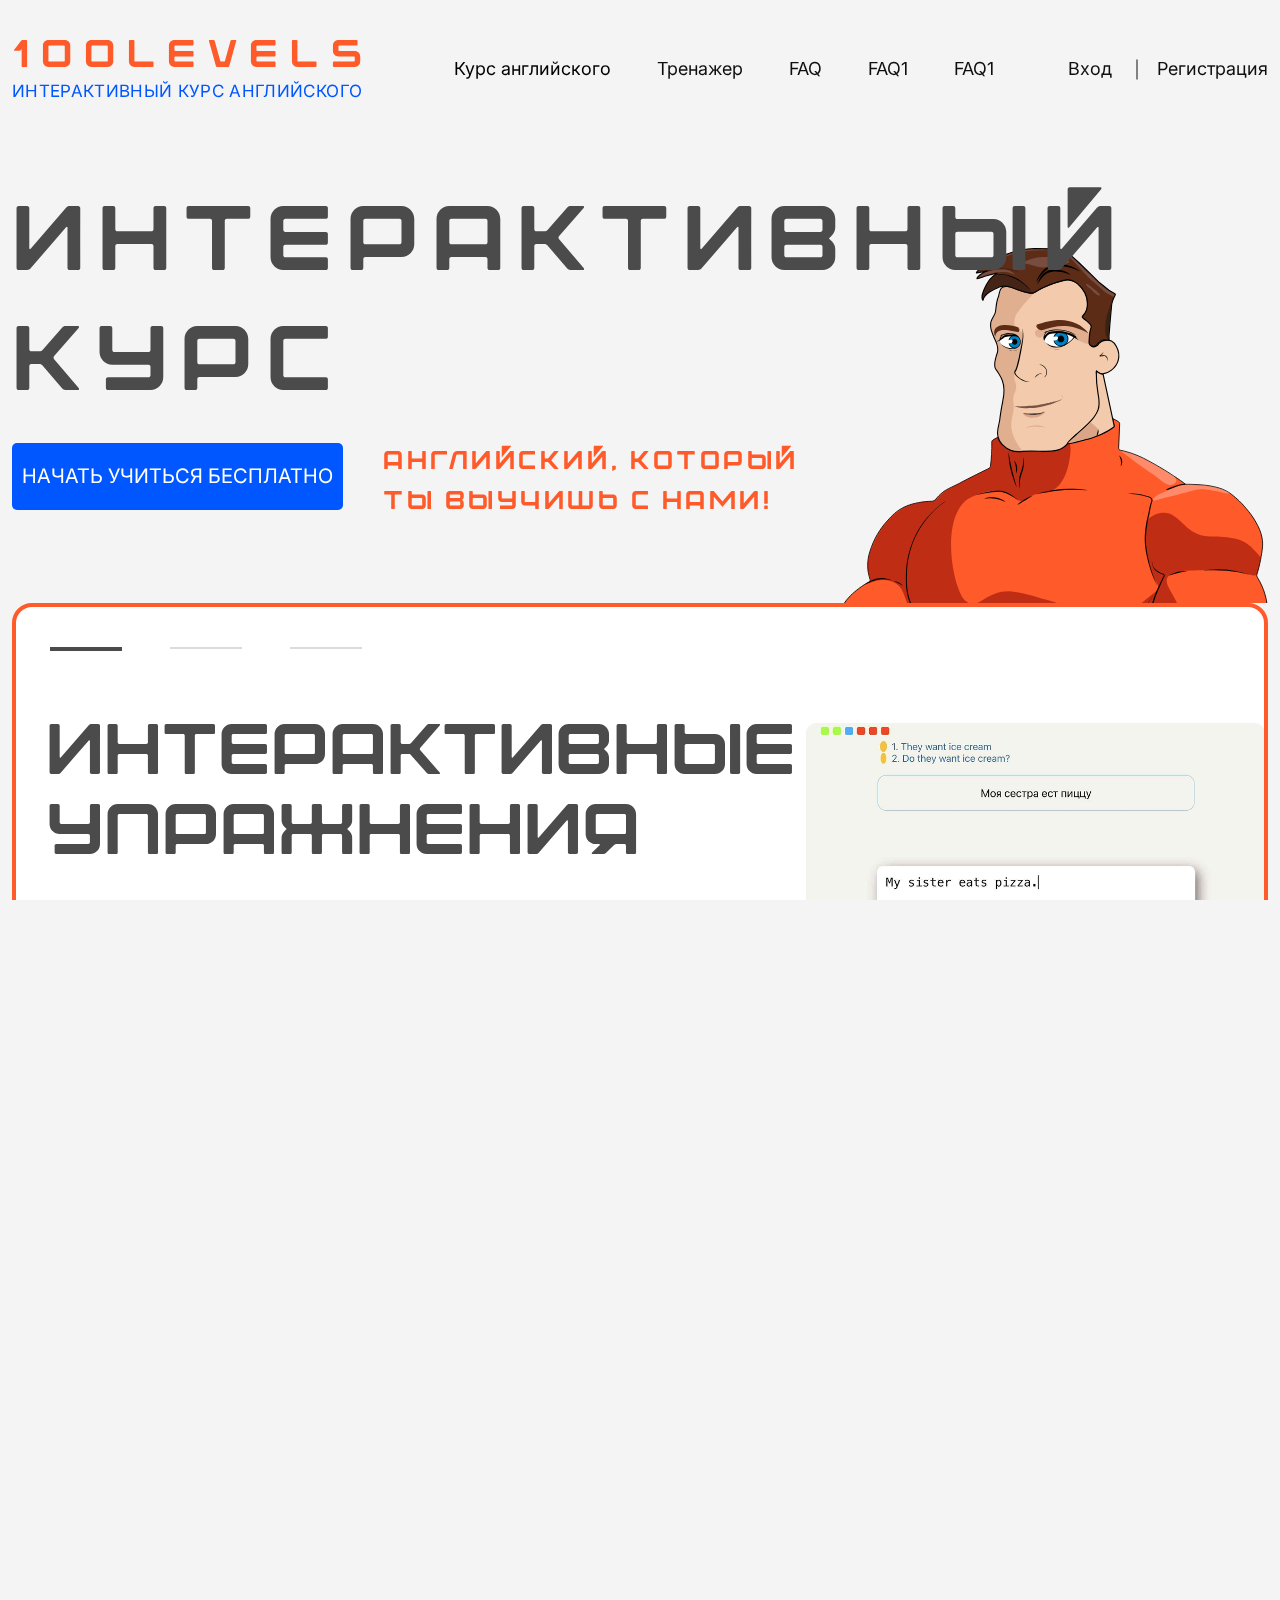
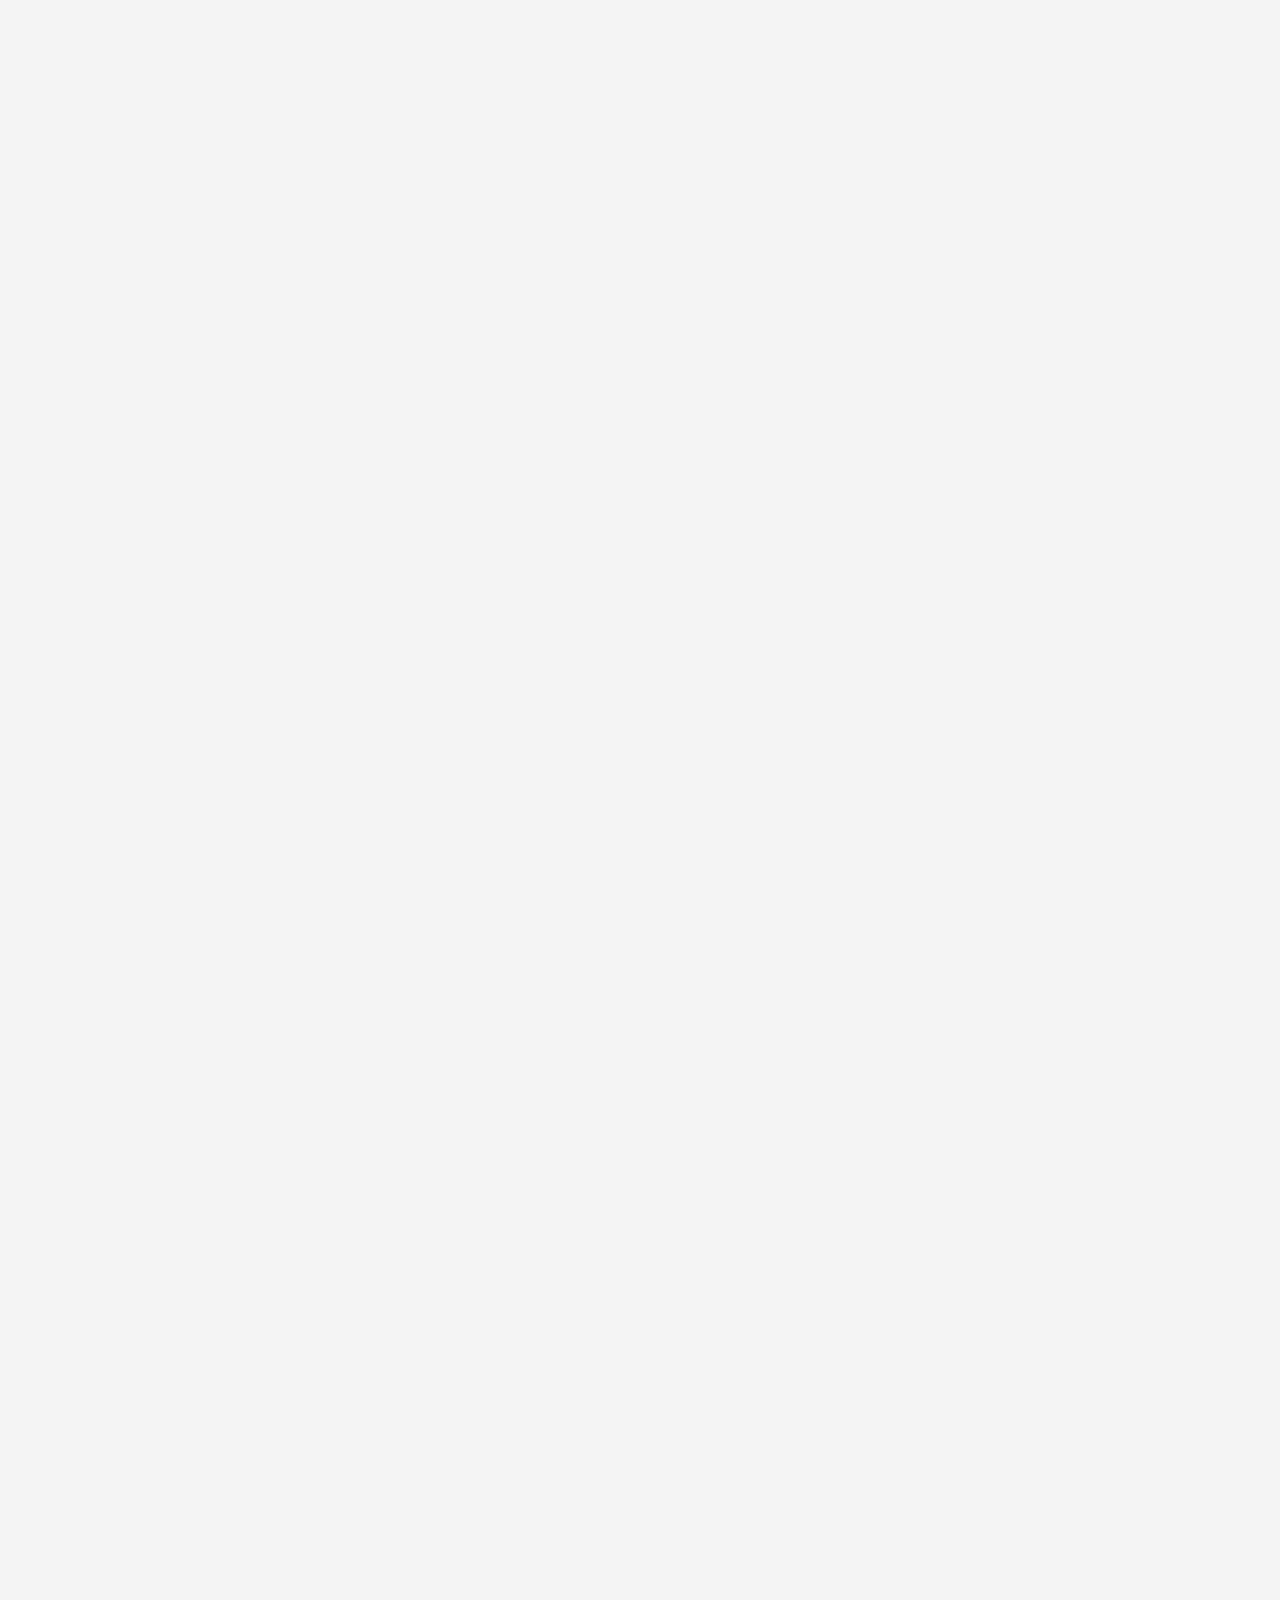
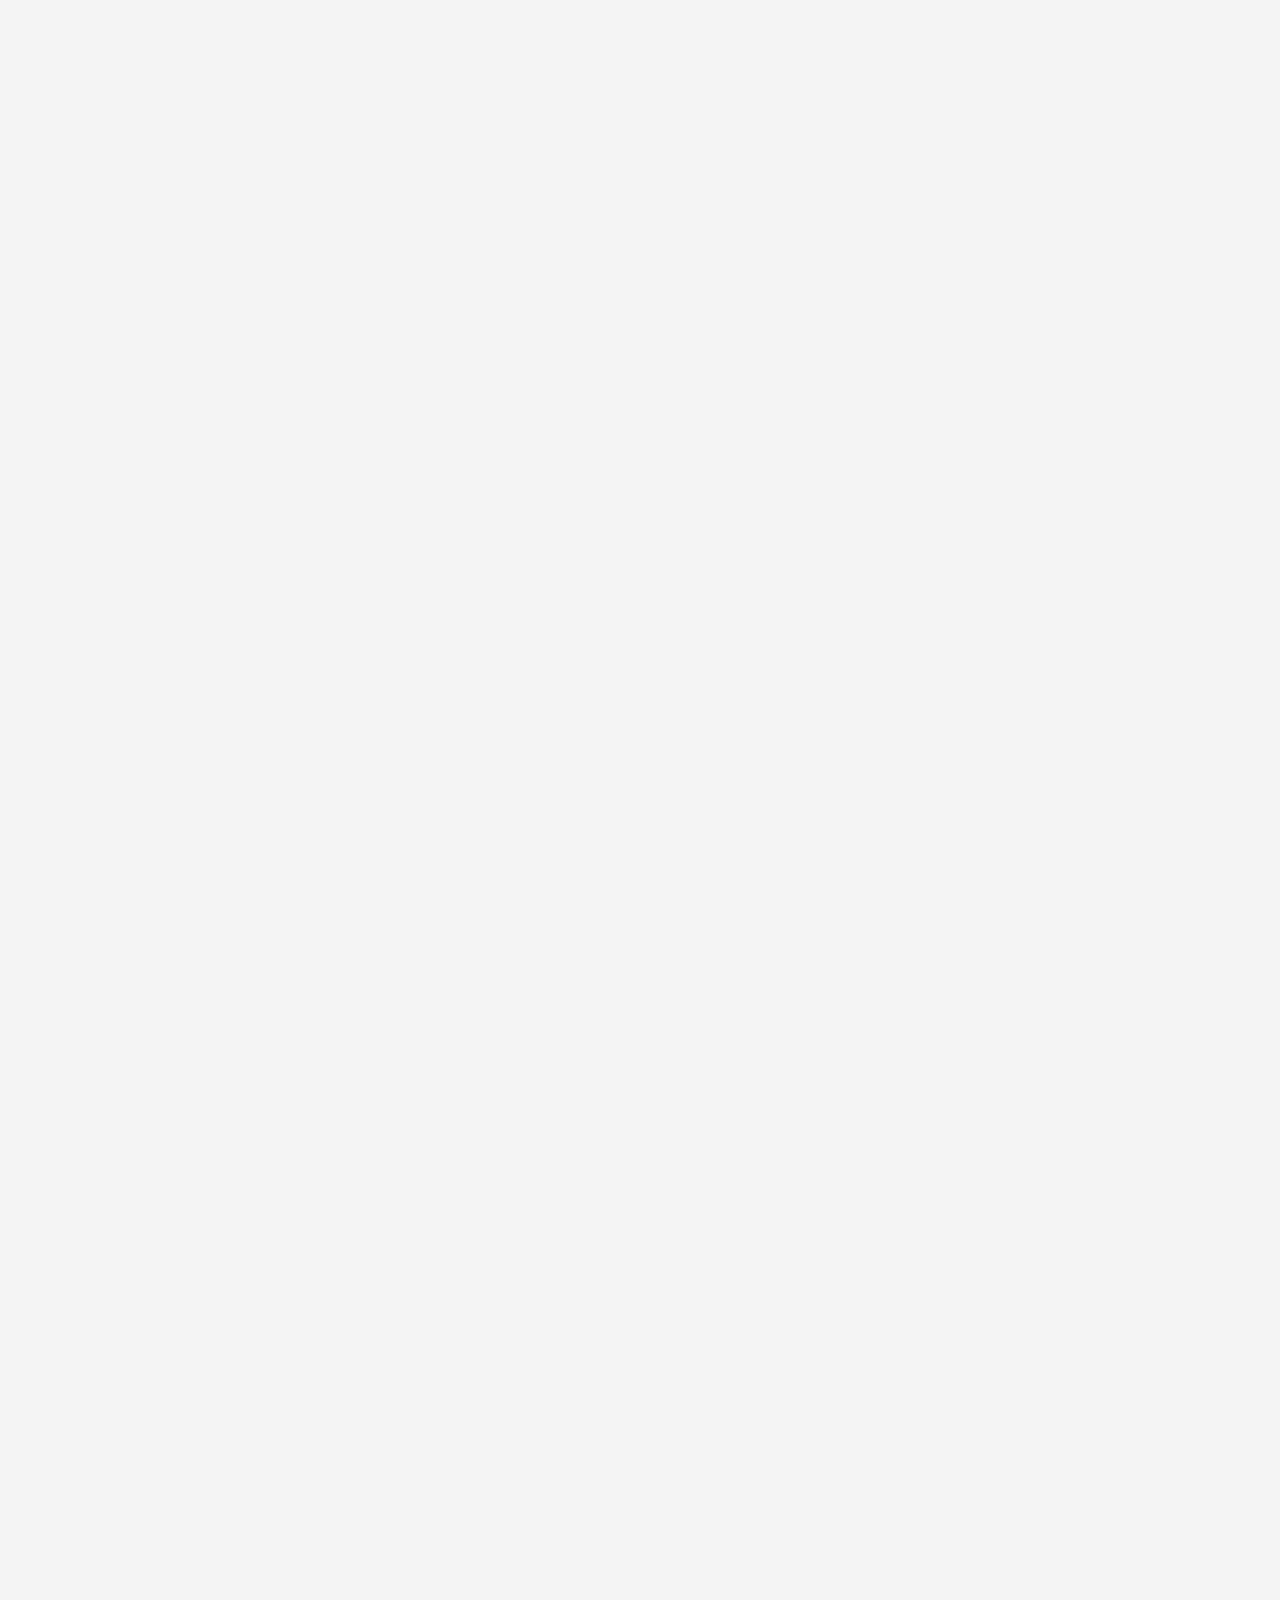
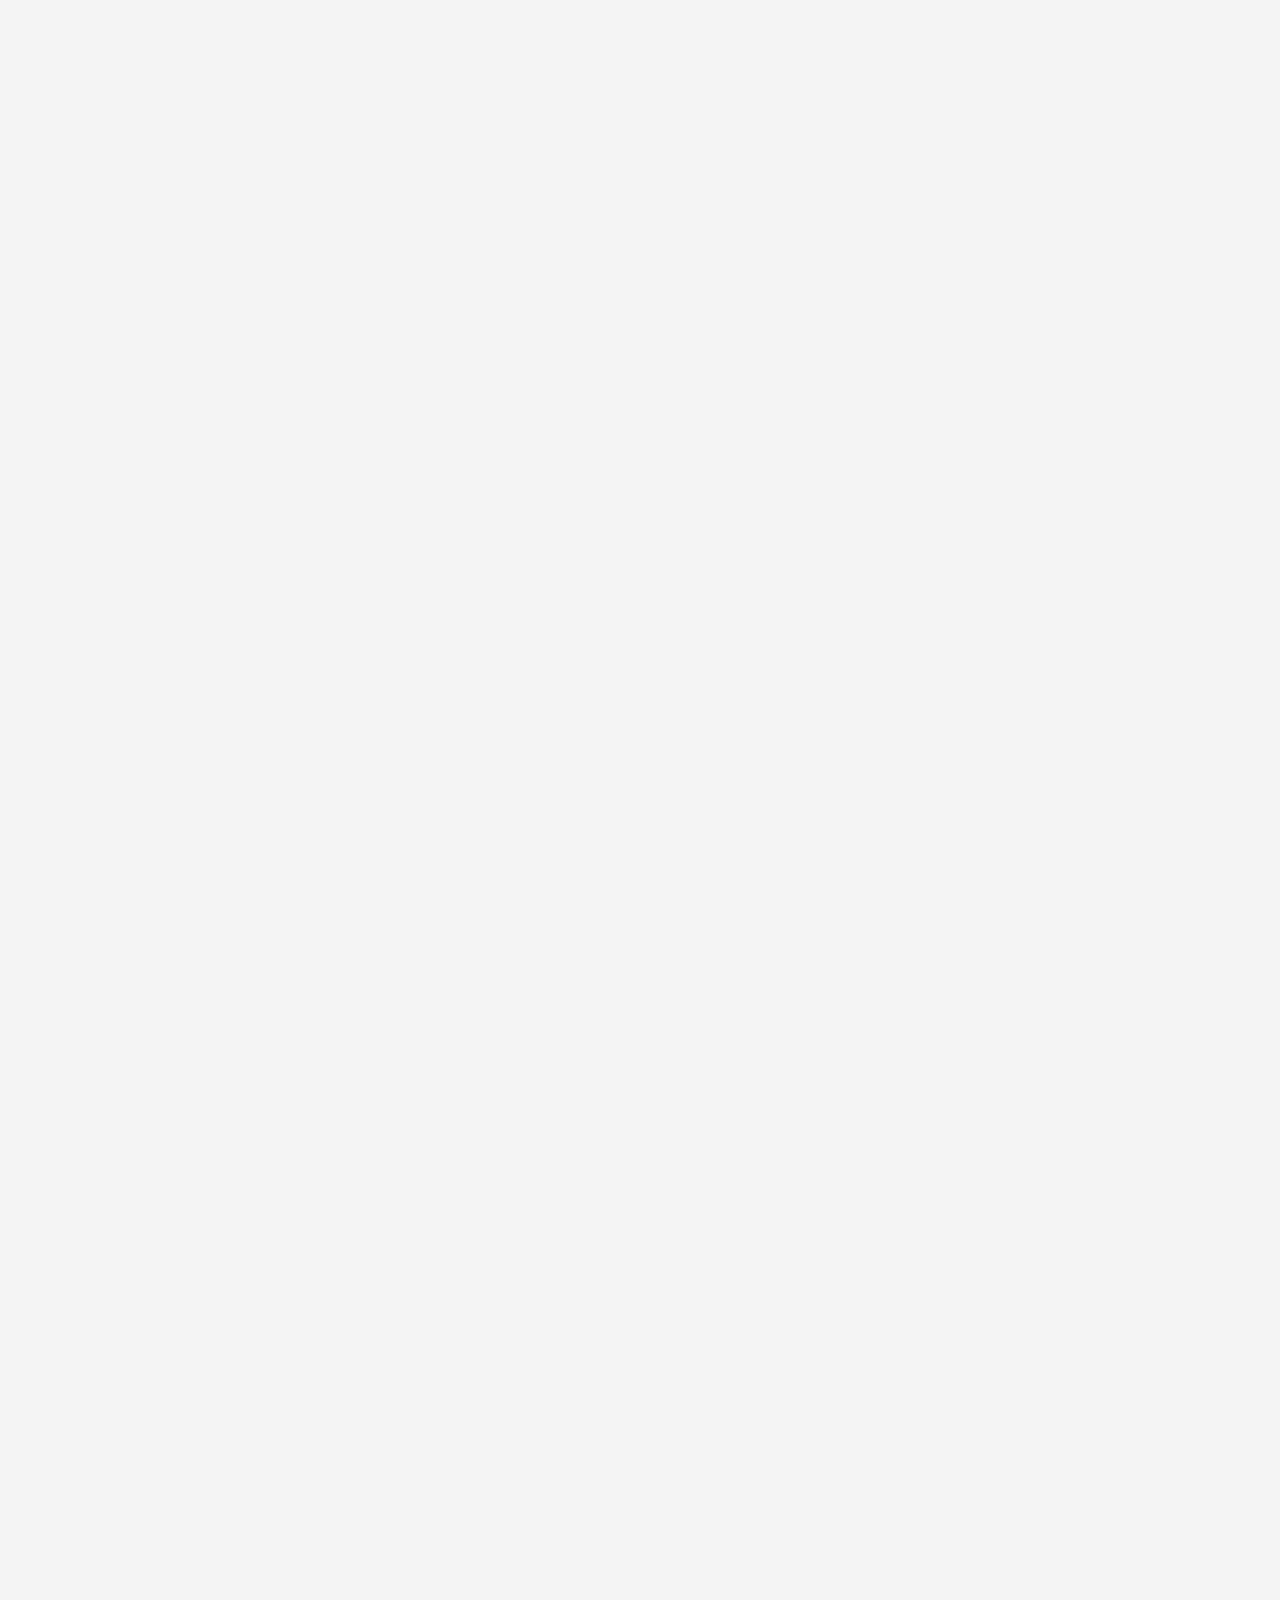
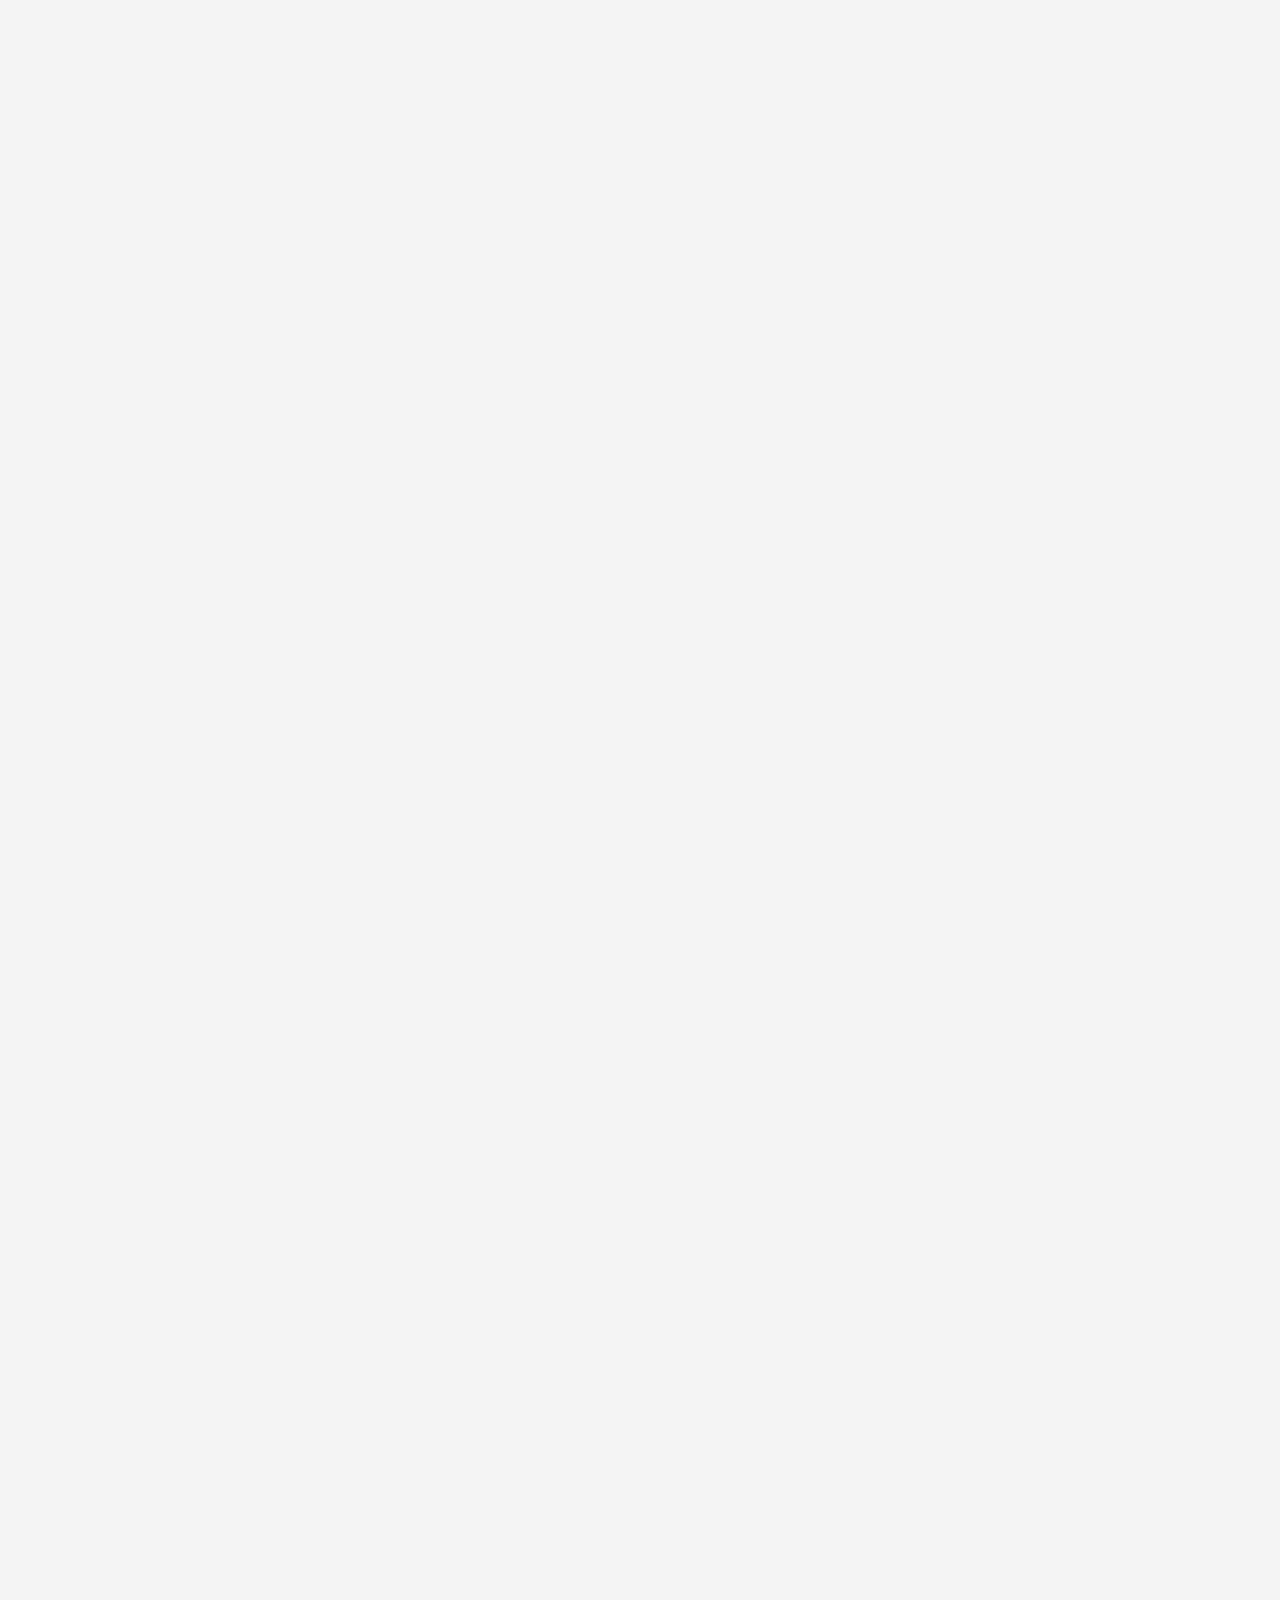
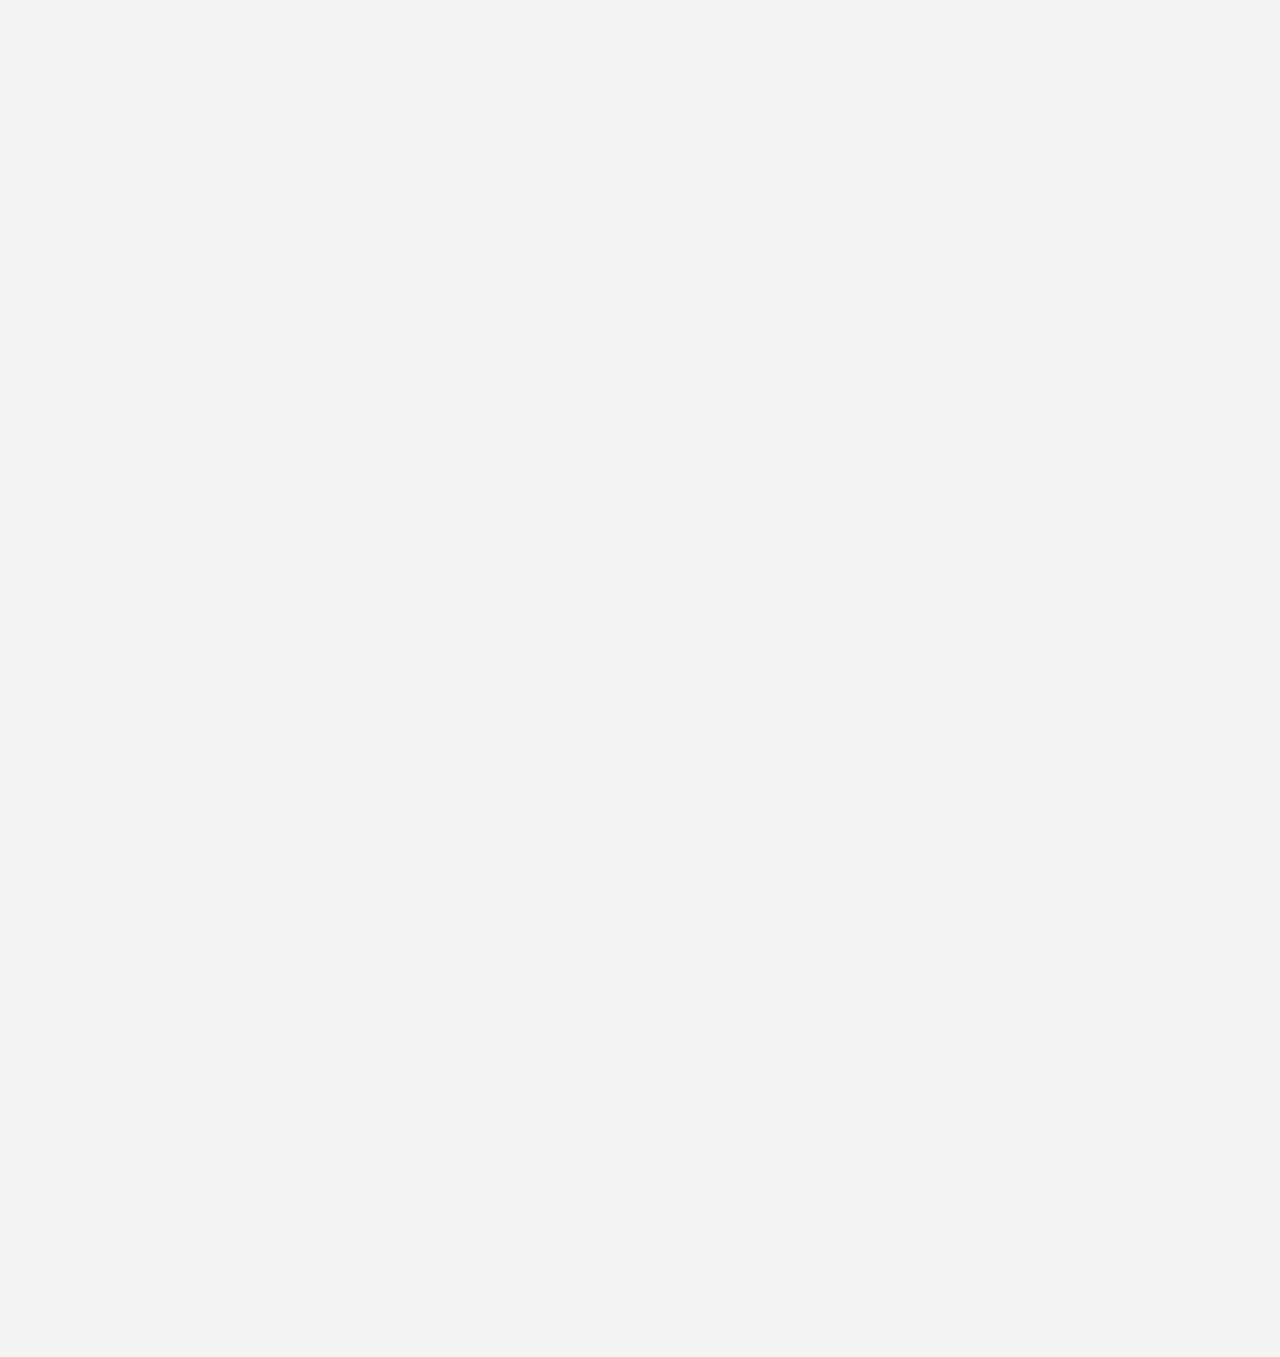
<file: index.html>
<!DOCTYPE html>
<html lang="en">
  <head>
    <meta charset="UTF-8" />
    <meta name="viewport" content="width=device-width, initial-scale=1.0" />
    <title>100 Levels</title>
    <link rel="preconnect" href="https://fonts.googleapis.com" />
    <link rel="preconnect" href="https://fonts.gstatic.com" crossorigin />
    <link
      href="https://fonts.googleapis.com/css2?family=Inter:ital,opsz,wght@0,14..32,100..900;1,14..32,100..900&display=swap"
      rel="stylesheet"
    />
    <link
      rel="stylesheet"
      href="https://unpkg.com/swiper/swiper-bundle.min.css"
    />
    <link
      href="https://cdn.jsdelivr.net/npm/bootstrap@5.3.3/dist/css/bootstrap.min.css"
      rel="stylesheet"
      integrity="sha384-QWTKZyjpPEjISv5WaRU9OFeRpok6YctnYmDr5pNlyT2bRjXh0JMhjY6hW+ALEwIH"
      crossorigin="anonymous"
    />
    <link rel="stylesheet" href="css/reset.css" />
    <link rel="stylesheet" href="css/fonts.css" />
    <link rel="stylesheet" href="css/style.css" />
  </head>
  <body>
    <div class="wrap">
      <header class="header">
        <div class="container-fluid">
          <div class="header-wrap">
            <div class="header-left">
              <a href="/" class="header-logo">
                <span>100LEVELs</span>
                <p>Интерактивный курс английского</p>
              </a>

              <nav class="navbar navbar-expand-lg nav-head">
                <div class="container-fluid">
                  <button
                    class="navbar-toggler"
                    type="button"
                    data-bs-toggle="offcanvas"
                    data-bs-target="#offcanvasNavbar"
                    aria-controls="offcanvasNavbar"
                    aria-label="Toggle navigation"
                  >
                    <span class="navbar-toggler-icon">
                      <img src="images/1.svg" alt="" />
                    </span>
                  </button>
                  <div
                    class="offcanvas offcanvas-end"
                    tabindex="-1"
                    id="offcanvasNavbar"
                    aria-labelledby="offcanvasNavbarLabel"
                  >
                    <div class="offcanvas-header">
                      <button
                        type="button"
                        class="btn-close"
                        data-bs-dismiss="offcanvas"
                        aria-label="Close"
                      ></button>
                    </div>
                    <div class="offcanvas-body">
                      <div class="header-right">
                        <a href="#" class="header-vhod">Вход</a>
                        <a href="#" class="header-registration">Регистрация</a>
                      </div>
                      <ul class="navbar-nav">
                        <li class="nav-item">
                          <a
                            class="nav-link active"
                            aria-current="page"
                            href="states.html"
                            >Курс английского</a
                          >
                        </li>
                        <li class="nav-item">
                          <a class="nav-link" href="states-open.html"
                            >Тренажер</a
                          >
                        </li>
                        <li class="nav-item">
                          <a class="nav-link" href="lesson.html">FAQ</a>
                        </li>
                        <li class="nav-item">
                          <a class="nav-link" href="personal-account.html"
                            >FAQ1</a
                          >
                        </li>
                        <li class="nav-item">
                          <a class="nav-link" href="pravo.html">FAQ1</a>
                        </li>
                      </ul>
                      <div class="canvas-logo">
                        <span>100LEVELs</span>
                        <p>Интерактивный курс английского</p>
                      </div>
                    </div>
                  </div>
                </div>
              </nav>
            </div>
            <div class="header-right">
              <a href="#" class="header-vhod">Вход</a>
              <a href="#" class="header-registration">Регистрация</a>
            </div>
          </div>
        </div>
      </header>
      <main class="main">
        <section class="hero section">
          <div class="container-fluid">
            <div class="hero-wrap">
              <h1 class="hero-title">
                интерактивный курс
                <span class="mobile-herot-title"
                  >Английский, который ты выучишь с нами!</span
                >
              </h1>
              <div class="hero-row">
                <a class="btns hero-link" href="">Начать учиться бесплатно</a>
                <span>Английский, который ты выучишь с нами!</span>
              </div>
            </div>
            <div class="hero-slider">
              <!-- Slider main container -->
              <div class="swiper-container hero-swiper swiper">
                <!-- Additional required wrapper -->
                <div class="hero-pagination"></div>
                <div class="hero-btns">
                  <div class="hero-swiper-btn hero-swiper-btn-prev">
                    <svg
                      width="38"
                      height="16"
                      viewBox="0 0 38 16"
                      fill="none"
                      xmlns="http://www.w3.org/2000/svg"
                    >
                      <path
                        d="M0.792893 7.29289C0.40237 7.68341 0.40237 8.31658 0.792892 8.7071L7.15685 15.0711C7.54738 15.4616 8.18054 15.4616 8.57107 15.0711C8.96159 14.6805 8.96159 14.0474 8.57107 13.6569L2.91422 8L8.57107 2.34314C8.96159 1.95262 8.96159 1.31945 8.57107 0.92893C8.18054 0.538405 7.54738 0.538405 7.15686 0.92893L0.792893 7.29289ZM37.5 7L1.5 7L1.5 9L37.5 9L37.5 7Z"
                        fill="white"
                      />
                    </svg>
                  </div>
                  <div class="hero-swiper-btn hero-swiper-btn-next">
                    <svg
                      width="38"
                      height="16"
                      viewBox="0 0 38 16"
                      fill="none"
                      xmlns="http://www.w3.org/2000/svg"
                    >
                      <path
                        d="M37.2071 8.70711C37.5976 8.31658 37.5976 7.68342 37.2071 7.29289L30.8431 0.928932C30.4526 0.538408 29.8195 0.538408 29.4289 0.928932C29.0384 1.31946 29.0384 1.95262 29.4289 2.34315L35.0858 8L29.4289 13.6569C29.0384 14.0474 29.0384 14.6805 29.4289 15.0711C29.8195 15.4616 30.4526 15.4616 30.8431 15.0711L37.2071 8.70711ZM0.5 9H36.5V7H0.5V9Z"
                        fill="white"
                      />
                    </svg>
                  </div>
                </div>
                <div class="swiper-wrapper">
                  <!-- Slides -->
                  <div class="swiper-slide">
                    <div class="hero-slide">
                      <div class="hero-slide-info">
                        <div class="hero-slide-title">
                          Интерактивные упражнения
                        </div>
                        <p class="hero-slide-text">
                          На каждом уровне есть разнообразные упражнения,
                          которые помогут тебе закрепить свои знания.
                        </p>
                      </div>
                      <div class="hero-slide-img">
                        <img src="images/exercise-2.png" alt="" />
                      </div>
                    </div>
                  </div>
                  <div class="swiper-slide">
                    <div class="hero-slide">
                      <div class="hero-slide-info">
                        <div class="hero-slide-title">
                          Интерактивные упражнения
                        </div>
                        <p class="hero-slide-text">
                          На каждом уровне есть разнообразные упражнения,
                          которые помогут тебе закрепить свои знания.
                        </p>
                      </div>
                      <div class="hero-slide-img">
                        <img src="images/exercise-2.png" alt="" />
                      </div>
                    </div>
                  </div>
                  <div class="swiper-slide">
                    <div class="hero-slide">
                      <div class="hero-slide-info">
                        <div class="hero-slide-title">
                          Интерактивные упражнения
                        </div>
                        <p class="hero-slide-text">
                          На каждом уровне есть разнообразные упражнения,
                          которые помогут тебе закрепить свои знания.
                        </p>
                      </div>
                      <div class="hero-slide-img">
                        <img src="images/exercise-2.png" alt="" />
                      </div>
                    </div>
                  </div>
                </div>
              </div>
            </div>
          </div>
        </section>
        <section class="banner section">
          <div class="container-fluid">
            <div class="banner-row">
              <span>100 уровней английского</span>
              <a class="btns banner-btn" href="#">Попробовать бесплатно</a>
            </div>
          </div>
        </section>
        <section class="section banner-2">
          <div class="container-fluid">
            <div class="banner-2-wrap">
              <div class="banner-2-info">
                <div class="banner-2-title">Поуровневое изучение языка</div>
                <div class="banner-2-text">
                  Задания в упражнениях состоят только из тех слов, которые ты
                  уже выучил ранее, не нужно постоянно обращаться к словарю.
                </div>
              </div>
              <div class="banner-2-img">
                <img src="images/img-svg.svg" alt="" />
              </div>
            </div>
          </div>
        </section>
        <section class="section blocks">
          <div class="container-fluid">
            <div class="blocks-wrap">
              <div class="blocks-item">
                <div class="blocks-info">
                  <div class="blocks-item-title">
                    Огромная база знаний с упражнениями
                  </div>
                  <div class="blocks-item-text">
                    Более 50 000 английских слов для изучения с упражнениями с
                    разпознаванием речи.
                  </div>
                </div>
                <a class="btn-item" href="#">
                  <svg
                    width="82"
                    height="16"
                    viewBox="0 0 82 16"
                    fill="none"
                    xmlns="http://www.w3.org/2000/svg"
                  >
                    <path
                      d="M81.7071 8.70711C82.0976 8.31658 82.0976 7.68342 81.7071 7.29289L75.3431 0.928932C74.9526 0.538408 74.3195 0.538408 73.9289 0.928932C73.5384 1.31946 73.5384 1.95262 73.9289 2.34315L79.5858 8L73.9289 13.6569C73.5384 14.0474 73.5384 14.6805 73.9289 15.0711C74.3195 15.4616 74.9526 15.4616 75.3431 15.0711L81.7071 8.70711ZM0 9H81V7H0V9Z"
                      fill="white"
                    />
                  </svg>
                </a>
                <div class="blocks-item-img blocks-item-img-1">
                  <img src="images/block/1.png" alt="" />
                </div>
              </div>
              <div class="blocks-item">
                <div class="blocks-info">
                  <div class="blocks-item-title">Распознавание речи</div>
                  <div class="blocks-item-text">
                    Наша система распознавания речи позволит тебе проходить
                    упражнения устно или письменно, обеспечивая всестороннюю
                    практику.
                  </div>
                </div>
                <a class="btn-item" href="#">
                  <svg
                    width="82"
                    height="16"
                    viewBox="0 0 82 16"
                    fill="none"
                    xmlns="http://www.w3.org/2000/svg"
                  >
                    <path
                      d="M81.7071 8.70711C82.0976 8.31658 82.0976 7.68342 81.7071 7.29289L75.3431 0.928932C74.9526 0.538408 74.3195 0.538408 73.9289 0.928932C73.5384 1.31946 73.5384 1.95262 73.9289 2.34315L79.5858 8L73.9289 13.6569C73.5384 14.0474 73.5384 14.6805 73.9289 15.0711C74.3195 15.4616 74.9526 15.4616 75.3431 15.0711L81.7071 8.70711ZM0 9H81V7H0V9Z"
                      fill="white"
                    />
                  </svg>
                </a>
                <div class="blocks-item-img blocks-item-img-2">
                  <img src="images/block/2-2.png" alt="" />
                </div>
              </div>
              <div class="blocks-item">
                <div class="blocks-info">
                  <div class="blocks-item-title">
                    Инновационный способ выучить язык
                  </div>
                  <div class="blocks-item-text">
                    Освойте язык легко и увлекательно с помощью инновационного
                    метода, который сочетает игровые техники, интерактивные
                    задания и погружение в живую речь.
                  </div>
                </div>
                <a class="btn-item" href="#">
                  <svg
                    width="82"
                    height="16"
                    viewBox="0 0 82 16"
                    fill="none"
                    xmlns="http://www.w3.org/2000/svg"
                  >
                    <path
                      d="M81.7071 8.70711C82.0976 8.31658 82.0976 7.68342 81.7071 7.29289L75.3431 0.928932C74.9526 0.538408 74.3195 0.538408 73.9289 0.928932C73.5384 1.31946 73.5384 1.95262 73.9289 2.34315L79.5858 8L73.9289 13.6569C73.5384 14.0474 73.5384 14.6805 73.9289 15.0711C74.3195 15.4616 74.9526 15.4616 75.3431 15.0711L81.7071 8.70711ZM0 9H81V7H0V9Z"
                      fill="white"
                    />
                  </svg>
                </a>
                <div class="blocks-item-img blocks-item-img-3">
                  <img src="images/block/3.png" alt="" />
                </div>
              </div>
              <div class="blocks-item">
                <div class="blocks-info">
                  <div class="blocks-item-title">
                    Освойте английский за 100 уровней
                  </div>
                  <div class="blocks-item-text">
                    Учить английский становится проще с каждым пройденным
                    уровнем
                  </div>
                </div>
                <a class="btn-item" href="#">
                  <svg
                    width="82"
                    height="16"
                    viewBox="0 0 82 16"
                    fill="none"
                    xmlns="http://www.w3.org/2000/svg"
                  >
                    <path
                      d="M81.7071 8.70711C82.0976 8.31658 82.0976 7.68342 81.7071 7.29289L75.3431 0.928932C74.9526 0.538408 74.3195 0.538408 73.9289 0.928932C73.5384 1.31946 73.5384 1.95262 73.9289 2.34315L79.5858 8L73.9289 13.6569C73.5384 14.0474 73.5384 14.6805 73.9289 15.0711C74.3195 15.4616 74.9526 15.4616 75.3431 15.0711L81.7071 8.70711ZM0 9H81V7H0V9Z"
                      fill="white"
                    />
                  </svg>
                </a>
                <div class="blocks-item-img blocks-item-img-4">
                  <img src="images/block/4.png" alt="" />
                </div>
              </div>
              <div class="blocks-item">
                <div class="blocks-info">
                  <div class="blocks-item-title">
                    Изучение английского без привязки к месту и времени
                  </div>
                  <div class="blocks-item-text">
                    Изучайте английский в удобное время и в любом месте.
                    Осваивайте новые слова и грамматику без привязки к
                    расписанию и местоположению.
                  </div>
                </div>
                <a class="btn-item" href="#">
                  <svg
                    width="82"
                    height="16"
                    viewBox="0 0 82 16"
                    fill="none"
                    xmlns="http://www.w3.org/2000/svg"
                  >
                    <path
                      d="M81.7071 8.70711C82.0976 8.31658 82.0976 7.68342 81.7071 7.29289L75.3431 0.928932C74.9526 0.538408 74.3195 0.538408 73.9289 0.928932C73.5384 1.31946 73.5384 1.95262 73.9289 2.34315L79.5858 8L73.9289 13.6569C73.5384 14.0474 73.5384 14.6805 73.9289 15.0711C74.3195 15.4616 74.9526 15.4616 75.3431 15.0711L81.7071 8.70711ZM0 9H81V7H0V9Z"
                      fill="white"
                    />
                  </svg>
                </a>
                <div class="blocks-item-img">
                  <img src="images/block/5.png" alt="" />
                </div>
              </div>
            </div>
          </div>
          <div class="blocks-wrap-mobile">
            <!-- Slider main container -->
            <div class="swiper-container swiper blocks-wrap-mobile-swiper">
              <!-- Additional required wrapper -->
              <div class="swiper-wrapper">
                <!-- Slides -->
                <div class="swiper-slide">
                  <div class="blocks-item">
                    <div class="blocks-info">
                      <div class="blocks-item-title">
                        Инновационный способ выучить язык
                      </div>
                      <div class="blocks-item-text">
                        Освойте язык легко и увлекательно с помощью
                        инновационного метода, который сочетает игровые техники,
                        интерактивные задания и погружение в живую речь.
                      </div>
                    </div>
                    <a class="btn-item" href="#">
                      <svg
                        width="82"
                        height="16"
                        viewBox="0 0 82 16"
                        fill="none"
                        xmlns="http://www.w3.org/2000/svg"
                      >
                        <path
                          d="M81.7071 8.70711C82.0976 8.31658 82.0976 7.68342 81.7071 7.29289L75.3431 0.928932C74.9526 0.538408 74.3195 0.538408 73.9289 0.928932C73.5384 1.31946 73.5384 1.95262 73.9289 2.34315L79.5858 8L73.9289 13.6569C73.5384 14.0474 73.5384 14.6805 73.9289 15.0711C74.3195 15.4616 74.9526 15.4616 75.3431 15.0711L81.7071 8.70711ZM0 9H81V7H0V9Z"
                          fill="white"
                        />
                      </svg>
                    </a>
                    <div class="blocks-item-img blocks-item-img-3">
                      <img src="images/block/3.png" alt="" />
                    </div>
                  </div>
                </div>
                <div class="swiper-slide">
                  <div class="blocks-item">
                    <div class="blocks-info">
                      <div class="blocks-item-title">
                        Освойте английский за 100 уровней
                      </div>
                      <div class="blocks-item-text">
                        Учить английский становится проще с каждым пройденным
                        уровнем
                      </div>
                    </div>
                    <a class="btn-item" href="#">
                      <svg
                        width="82"
                        height="16"
                        viewBox="0 0 82 16"
                        fill="none"
                        xmlns="http://www.w3.org/2000/svg"
                      >
                        <path
                          d="M81.7071 8.70711C82.0976 8.31658 82.0976 7.68342 81.7071 7.29289L75.3431 0.928932C74.9526 0.538408 74.3195 0.538408 73.9289 0.928932C73.5384 1.31946 73.5384 1.95262 73.9289 2.34315L79.5858 8L73.9289 13.6569C73.5384 14.0474 73.5384 14.6805 73.9289 15.0711C74.3195 15.4616 74.9526 15.4616 75.3431 15.0711L81.7071 8.70711ZM0 9H81V7H0V9Z"
                          fill="white"
                        />
                      </svg>
                    </a>
                    <div class="blocks-item-img blocks-item-img-4">
                      <img src="images/block/4.png" alt="" />
                    </div>
                  </div>
                </div>
                <div class="swiper-slide">
                  <div class="blocks-item">
                    <div class="blocks-info">
                      <div class="blocks-item-title">
                        Изучение английского без привязки к месту и времени
                      </div>
                      <div class="blocks-item-text">
                        Изучайте английский в удобное время и в любом месте.
                        Осваивайте новые слова и грамматику без привязки к
                        расписанию и местоположению.
                      </div>
                    </div>
                    <a class="btn-item" href="#">
                      <svg
                        width="82"
                        height="16"
                        viewBox="0 0 82 16"
                        fill="none"
                        xmlns="http://www.w3.org/2000/svg"
                      >
                        <path
                          d="M81.7071 8.70711C82.0976 8.31658 82.0976 7.68342 81.7071 7.29289L75.3431 0.928932C74.9526 0.538408 74.3195 0.538408 73.9289 0.928932C73.5384 1.31946 73.5384 1.95262 73.9289 2.34315L79.5858 8L73.9289 13.6569C73.5384 14.0474 73.5384 14.6805 73.9289 15.0711C74.3195 15.4616 74.9526 15.4616 75.3431 15.0711L81.7071 8.70711ZM0 9H81V7H0V9Z"
                          fill="white"
                        />
                      </svg>
                    </a>
                    <div class="blocks-item-img">
                      <img src="images/block/5.png" alt="" />
                    </div>
                  </div>
                </div>
              </div>
            </div>
          </div>
        </section>
        <section class="section form">
          <div class="container-fluid">
            <div class="form-wrapper">
              <div class="form-wrap">
                <div class="form-info">
                  <p>
                    Регистрируйтесь, чтобы начать изучение английского языка
                  </p>
                  <div class="form-info-img">
                    <img src="images/rocket.svg" alt="" />
                  </div>
                  <span>Бесплатно</span>
                </div>
              </div>
              <form class="form-custom" action="">
                <input type="text" placeholder="Введите Ваше имя" />
                <input type="email" placeholder="Введите Вашу почту" />
                <a class="form-btn" href="#">Попробовать бесплатно</a>
                <label for="check">
                  <input type="checkbox" id="check" />
                  <span
                    >Отправляя запрос вы соглашаетесь с нашей
                    <a href="#">политикой конфиденциальности</a>
                  </span>
                </label>
              </form>
            </div>
          </div>
        </section>
        <section class="section section-format">
          <div class="container-fluid">
            <div class="format-wrap">
              <div class="format-left">
                <div class="format-left-item">
                  <span>100 уровней</span>
                  <p>Осваивай язык постепенно и вдумчиво.</p>
                </div>
                <div class="format-left-item">
                  <span>5-10 подуровней</span>
                  <p>Каждый уровень разбит на более мелкие части.</p>
                </div>
              </div>
              <div class="format-right">
                <div class="format-right-title">Удобный формат</div>
                <p>
                  Наш сайт разбит на 100 уровней, что позволит тебе легко
                  отслеживать свой прогресс и сосредоточиться на одном уровне за
                  раз
                </p>
              </div>
            </div>
          </div>
        </section>
        <section class="section price">
          <div class="container-fluid">
            <h2 class="price-title-main">Цены</h2>
            <div class="price-wrap">
              <div class="price-item">
                <div class="price-sale">
                  <span>-15%</span>
                </div>
                <div class="price-hover-block">Выгодно!</div>
                <div class="price-title">
                  <span>Тариф</span>
                  <div class="price-title-text">Ежемесячный</div>
                </div>
                <div class="price-info">
                  Оплата каждый месяц, открывает все уровни для изучения
                  английского языка
                </div>
                <div class="price-value">
                  <span>Стоимость</span>
                  <div class="price-value-row">
                    <div class="price-value-old">5 000 р.</div>
                    <div class="price-value-new">4 000 р.</div>
                  </div>
                </div>
                <a href="#" class="price-btn btns">Выбрать</a>
              </div>
              <div class="price-item">
                <div class="price-sale">
                  <span>Sale</span>
                </div>
                <div class="price-hover-block">Выгодно!</div>
                <div class="price-title">
                  <span>Тариф</span>
                  <div class="price-title-text">3 месяца</div>
                </div>
                <div class="price-info">
                  Оплата каждые 3 месяца, открывает все уровни для изучения
                  английского языка
                </div>
                <div class="price-value">
                  <span>Стоимость</span>
                  <div class="price-value-row">
                    <div class="price-value-old">13 000 р.</div>
                    <div class="price-value-new">12 000 р.</div>
                  </div>
                </div>
                <a href="#" class="price-btn btns">Выбрать</a>
              </div>
              <div class="price-item">
                <div class="price-sale">
                  <span>-15%</span>
                </div>
                <div class="price-hover-block">Выгодно!</div>
                <div class="price-title">
                  <span>Тариф</span>
                  <div class="price-title-text">6 месяцев</div>
                </div>
                <div class="price-info">
                  Оплата каждые полгода, открывает все уровни для изучения
                  английского языка
                </div>
                <div class="price-value">
                  <span>Стоимость</span>
                  <div class="price-value-row">
                    <div class="price-value-old">28 000 р.</div>
                    <div class="price-value-new">25 000 р.</div>
                  </div>
                </div>
                <a href="#" class="price-btn btns">Выбрать</a>
              </div>
              <div class="price-item">
                <div class="price-sale">
                  <span>-15%</span>
                </div>
                <div class="price-hover-block">Выгодно!</div>
                <div class="price-title">
                  <span>Тариф</span>
                  <div class="price-title-text">Годовой</div>
                </div>
                <div class="price-info">
                  Оплата каждый год, открывает все уровни для изучения
                  английского языка
                </div>
                <div class="price-value">
                  <span>Стоимость</span>
                  <div class="price-value-row">
                    <div class="price-value-old">55 000 р.</div>
                    <div class="price-value-new">50 000 р.</div>
                  </div>
                </div>
                <a href="#" class="price-btn btns">Выбрать</a>
              </div>
            </div>
          </div>
        </section>
        <section class="section reviews">
          <div class="container-fluid">
            <h2 class="reviews-title">Отзывы</h2>
            <div class="reviews-wrap">
              <div class="reviews-slider">
                <!-- Slider main container -->
                <div class="swiper-container swiper reviews-swiper">
                  <!-- Additional required wrapper -->
                  <div class="swiper-wrapper reviews-wrapper-swiper">
                    <!-- Slides -->
                    <div class="swiper-slide">
                      <div class="reviews-slide">
                        <div class="reviews-name">Алексей К</div>
                        <div class="reviews-text">
                          На каждом уровне есть разнообразные упражнения,
                          которые помогут тебе закрепить свои знания.
                        </div>
                      </div>
                    </div>
                    <div class="swiper-slide">
                      <div class="reviews-slide">
                        <div class="reviews-name">Алексей К</div>
                        <div class="reviews-text">
                          На каждом уровне есть разнообразные упражнения,
                          которые помогут тебе закрепить свои знания.
                        </div>
                      </div>
                    </div>
                    <div class="swiper-slide">
                      <div class="reviews-slide">
                        <div class="reviews-name">Алексей К</div>
                        <div class="reviews-text">
                          Мне на 100 уровней понравился максимально пошаговый
                          подход в подаче материала и изучении слов, нигде
                          такого не видел раньше, обычно английский сразу
                          преподают как будто ты его уже должен был учить не
                          один год, а тут действительно все плавно и поэтапно.
                          Еще нравится, что совершенствуется разговорный навык,
                          но при этом не надо общаться со всякими мутными
                          преподами и одногруппниками. Я предпочитаю заниматься
                          самостоятельно.
                        </div>
                      </div>
                    </div>
                    <div class="swiper-slide">
                      <div class="reviews-slide">
                        <div class="reviews-name">Алексей К</div>
                        <div class="reviews-text">
                          На каждом уровне есть разнообразные упражнения,
                          которые помогут тебе закрепить свои знания.
                        </div>
                      </div>
                    </div>
                    <div class="swiper-slide">
                      <div class="reviews-slide">
                        <div class="reviews-name">Алексей К</div>
                        <div class="reviews-text">
                          На каждом уровне есть разнообразные упражнения,
                          которые помогут тебе закрепить свои знания.
                        </div>
                      </div>
                    </div>
                    <div class="swiper-slide">
                      <div class="reviews-slide">
                        <div class="reviews-name">Алексей К</div>
                        <div class="reviews-text">
                          Мне на 100 уровней понравился максимально пошаговый
                          подход в подаче материала и изучении слов, нигде
                          такого не видел раньше, обычно английский сразу
                          преподают как будто ты его уже должен был учить не
                          один год, а тут действительно все плавно и поэтапно.
                          Еще нравится, что совершенствуется разговорный навык,
                          но при этом не надо общаться со всякими мутными
                          преподами и одногруппниками. Я предпочитаю заниматься
                          самостоятельно.
                        </div>
                      </div>
                    </div>
                  </div>
                </div>
                <div class="reviews-form">
                  <a href="#" class="reviews-form-row btns"
                    >Хотите оставить отзыв?</a
                  >
                  <div class="reviews-block">
                    Попробуйте наш сервис Бесплатно!
                  </div>
                </div>
              </div>
            </div>
          </div>
        </section>
        <section class="section question">
          <div class="container-fluid">
            <h2 class="question-title">Вопрос-ответ</h2>
            <div class="accordion acc-question" id="accordionExample">
              <div class="accordion-item">
                <h2 class="accordion-header">
                  <button
                    class="accordion-button collapsed"
                    type="button"
                    data-bs-toggle="collapse"
                    data-bs-target="#collapseOne"
                    aria-expanded="false"
                    aria-controls="collapseOne"
                  >
                    <div class="question-btn"></div>
                    <p>У меня нет компьютера, я смогу заниматься?</p>
                  </button>
                </h2>
                <div
                  id="collapseOne"
                  class="accordion-collapse collapse"
                  data-bs-parent="#accordionExample"
                >
                  <div class="accordion-body">
                    Наша система распознавания речи позволит тебе проходить
                    упражнения устно или письменно, обеспечивая всестороннюю
                    практику.
                  </div>
                </div>
              </div>
              <div class="accordion-item">
                <h2 class="accordion-header">
                  <button
                    class="accordion-button collapsed"
                    type="button"
                    data-bs-toggle="collapse"
                    data-bs-target="#collapseTwo"
                    aria-expanded="false"
                    aria-controls="collapseTwo"
                  >
                    <div class="question-btn"></div>
                    <p>Сколько стоит подписка, когда мне ее оплачивать?</p>
                  </button>
                </h2>
                <div
                  id="collapseTwo"
                  class="accordion-collapse collapse"
                  data-bs-parent="#accordionExample"
                >
                  <div class="accordion-body">
                    Наша система распознавания речи позволит тебе проходить
                    упражнения устно или письменно, обеспечивая всестороннюю
                    практику.
                  </div>
                </div>
              </div>
              <div class="accordion-item">
                <h2 class="accordion-header">
                  <button
                    class="accordion-button collapsed"
                    type="button"
                    data-bs-toggle="collapse"
                    data-bs-target="#collapseThree"
                    aria-expanded="false"
                    aria-controls="collapseThree"
                  >
                    <div class="question-btn"></div>
                    <p>Сколько стоит подписка, когда мне ее оплачивать?</p>
                  </button>
                </h2>
                <div
                  id="collapseThree"
                  class="accordion-collapse collapse"
                  data-bs-parent="#accordionExample"
                >
                  <div class="accordion-body">
                    Наша система распознавания речи позволит тебе проходить
                    упражнения устно или письменно, обеспечивая всестороннюю
                    практику.
                  </div>
                </div>
              </div>
            </div>
          </div>
        </section>
        <section class="section text">
          <div class="container-fluid">
            <div class="text-content">
              <h3>
                Как быстро и эффективно выучить английский онлайн: 100 уровней
                для запоминания слов
              </h3>
              <p>
                Изучение английского языка теперь доступно каждому — больше не
                нужно тратить часы на зубрежку или постоянно листать словарь.
                Главное — выбрать правильный подход. Курсы английского
                онлайн помогут вам пополнять словарный запас естественным
                образом, без перегрузки и стресса.
              </p>
              <h3>
                Пошаговое изучение слов: метод, который действительно работает
              </h3>
              <p>
                Один из самых эффективных способов запоминания новых слов — это
                постепенное обучение. Слова появляются в упражнениях только
                после того, как вы их уже выучили. Такой подход позволяет лучше
                усваивать материал и не отвлекаться на постоянные поиски
                перевода.
              </p>
              <h3>Как это работает в 100Levels?</h3>
              <ul>
                <li>
                  Уже изученные слова снова встречаются в новых заданиях,
                  помогая закрепить их в памяти.
                </li>
                <li>
                  В упражнения включены только знакомые слова, что делает
                  процесс комфортным.
                </li>
                <li>
                  Сложность заданий постепенно увеличивается, и ваш словарный
                  запас расширяется сам собой.
                </li>
              </ul>
              <h3>
                Почему многие выбирают курсы английского онлайн? Вот несколько
                причин:
              </h3>
              <ul>
                <li>Удобство — можно учиться в любое время и в любом месте.</li>
                <li>
                  Эффективность — методика запоминания слов дает ощутимые
                  результаты.
                </li>
                <li>
                  Интересный процесс — больше никакой скучной зубрежки!
                  Интерактивные упражнения делают обучение увлекательным.
                </li>
                <li>
                  Индивидуальный подход — курсы подходят тем, кто стесняется
                  говорить, не любит учить слова наизусть или просто не имеет
                  много свободного времени.
                </li>
              </ul>
              <h3>Почему стоит выбрать онлайн-курсы английского языка?</h3>
              <p>
                Обучение онлайн — это не только удобный формат, но и свобода
                выбора. Можно заниматься самостоятельно или с преподавателем,
                учиться интенсивно или в комфортном темпе. Главное —
                регулярность и интерес к процессу. Попробуйте начать изучение
                английского уже сегодня и убедитесь, что это проще, чем кажется!
              </p>
            </div>
          </div>
        </section>
      </main>
      <footer class="footer">
        <div class="container-fluid">
          <div class="footer-desk">
            <div class="footer-wrap">
              <div class="footer-left">
                <a href="/" class="footer-logo">
                  <span>100LEVELs</span>
                  <p>Интерактивный курс английского</p>
                </a>
                <nav class="footer-nav">
                  <ul>
                    <li>
                      <a href="#">Курс английского</a>
                    </li>
                    <li>
                      <a href="#">Тренажер</a>
                    </li>
                    <li>
                      <a href="#">FAQ</a>
                    </li>
                  </ul>
                </nav>
              </div>
              <div class="footer-right">
                <span>По всем вопросам:</span>
                <a href="mailto:info@100levels.ru">info@100levels.ru</a>
                <div class="cards">
                  <div class="cards-img">
                    <img src="images/mir.svg" alt="" />
                  </div>
                  <div class="cards-img">
                    <img src="images/visa.svg" alt="" />
                  </div>
                  <div class="cards-img">
                    <img src="images/mastercard.svg" alt="" />
                  </div>
                </div>
              </div>
            </div>
            <a href="#" class="confidince">Правовая информация</a>
          </div>
          <div class="footer-mobile">
            <a href="/" class="footer-logo">
              <span>100LEVELs</span>
              <p>Интерактивный курс английского</p>
            </a>
            <div class="footer-row">
              <nav class="footer-nav">
                <ul>
                  <li>
                    <a href="#">Курс английского</a>
                  </li>
                  <li>
                    <a href="#">Тренажер</a>
                  </li>
                  <li>
                    <a href="#">FAQ</a>
                  </li>
                </ul>
              </nav>
              <div class="footer-right">
                <span>По всем вопросам:</span>
                <a href="mailto:info@100levels.ru">info@100levels.ru</a>
              </div>
            </div>
            <div class="footer-row-2">
              <a href="#" class="confidince">Правовая информация</a>
              <div class="cards">
                <div class="cards-img">
                  <img src="images/mir.svg" alt="" />
                </div>
                <div class="cards-img">
                  <img src="images/visa.svg" alt="" />
                </div>
                <div class="cards-img">
                  <img src="images/mastercard.svg" alt="" />
                </div>
              </div>
            </div>
          </div>
        </div>
      </footer>
    </div>
  </body>
  <script src="https://unpkg.com/swiper/swiper-bundle.min.js"></script>
  <script
    src="https://cdn.jsdelivr.net/npm/bootstrap@5.3.3/dist/js/bootstrap.bundle.min.js"
    integrity="sha384-YvpcrYf0tY3lHB60NNkmXc5s9fDVZLESaAA55NDzOxhy9GkcIdslK1eN7N6jIeHz"
    crossorigin="anonymous"
  ></script>
  <script src="js/main.js"></script>
</html>
</file>
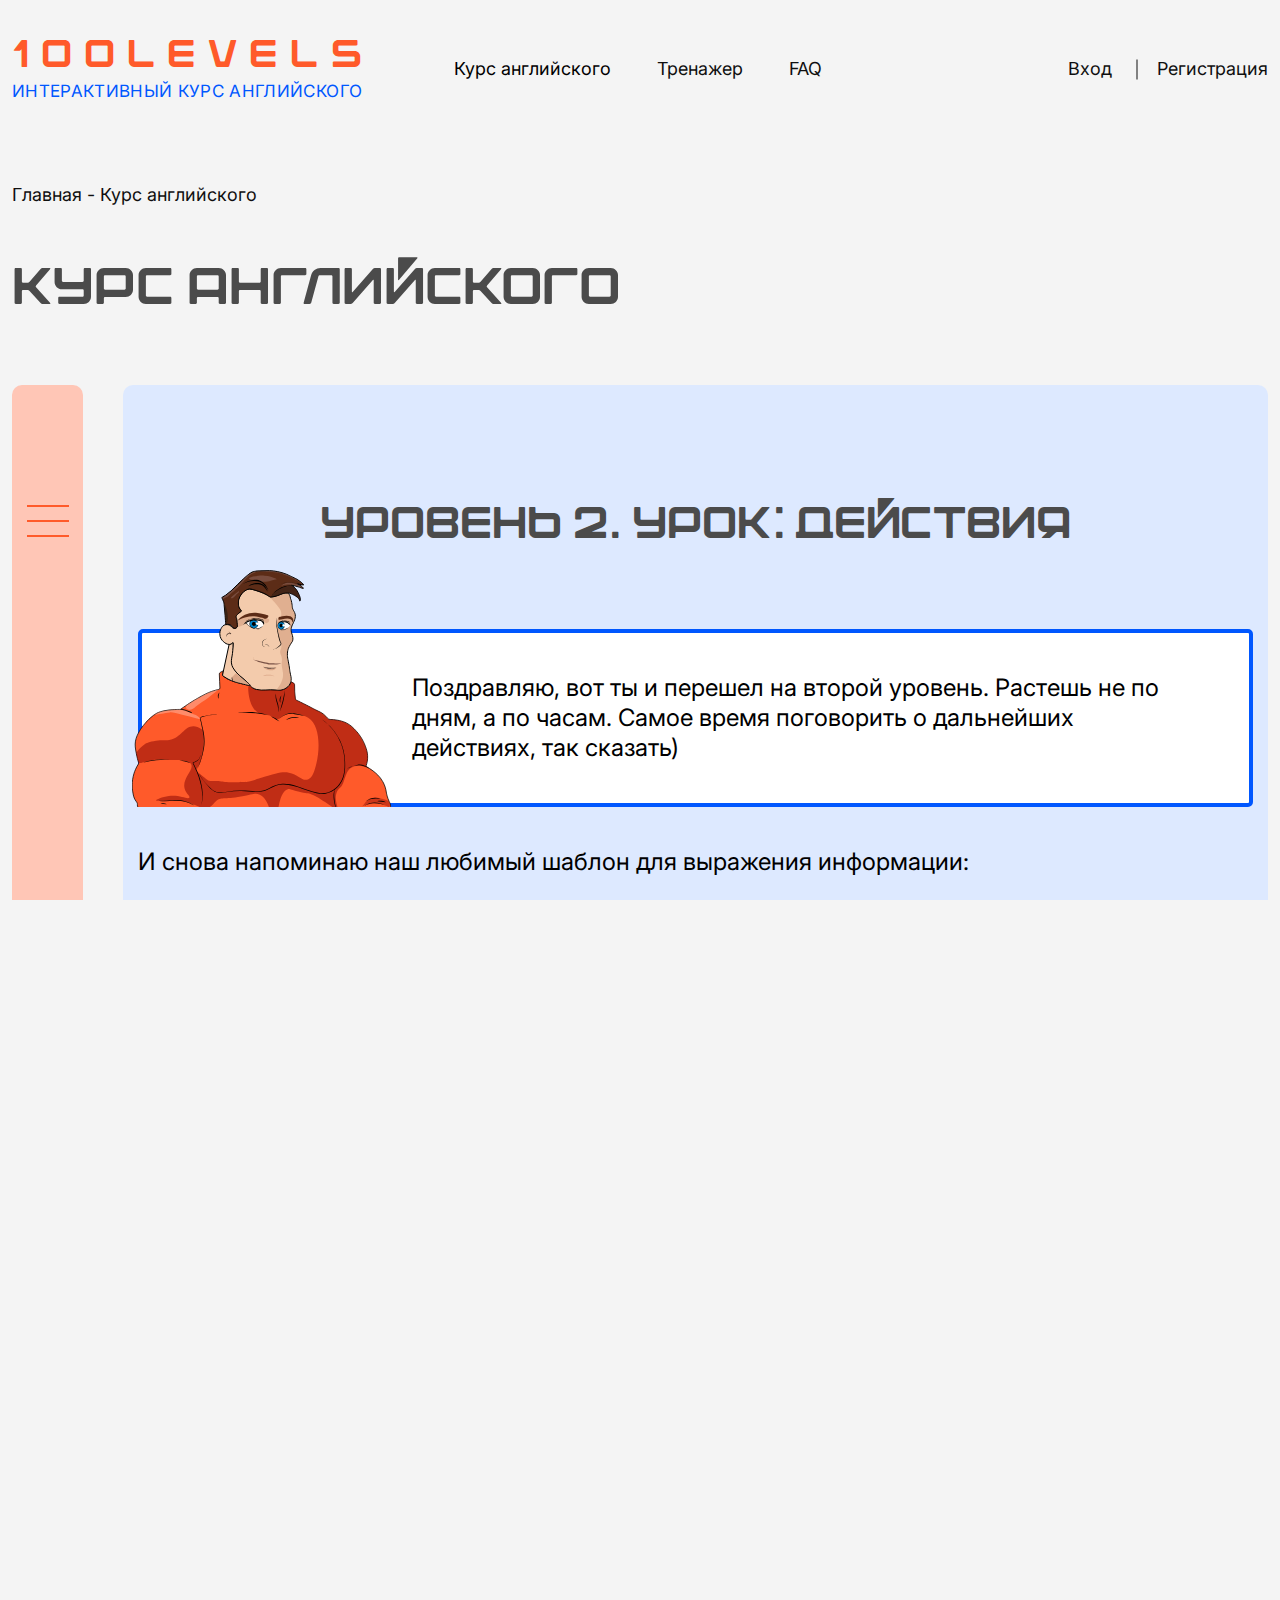
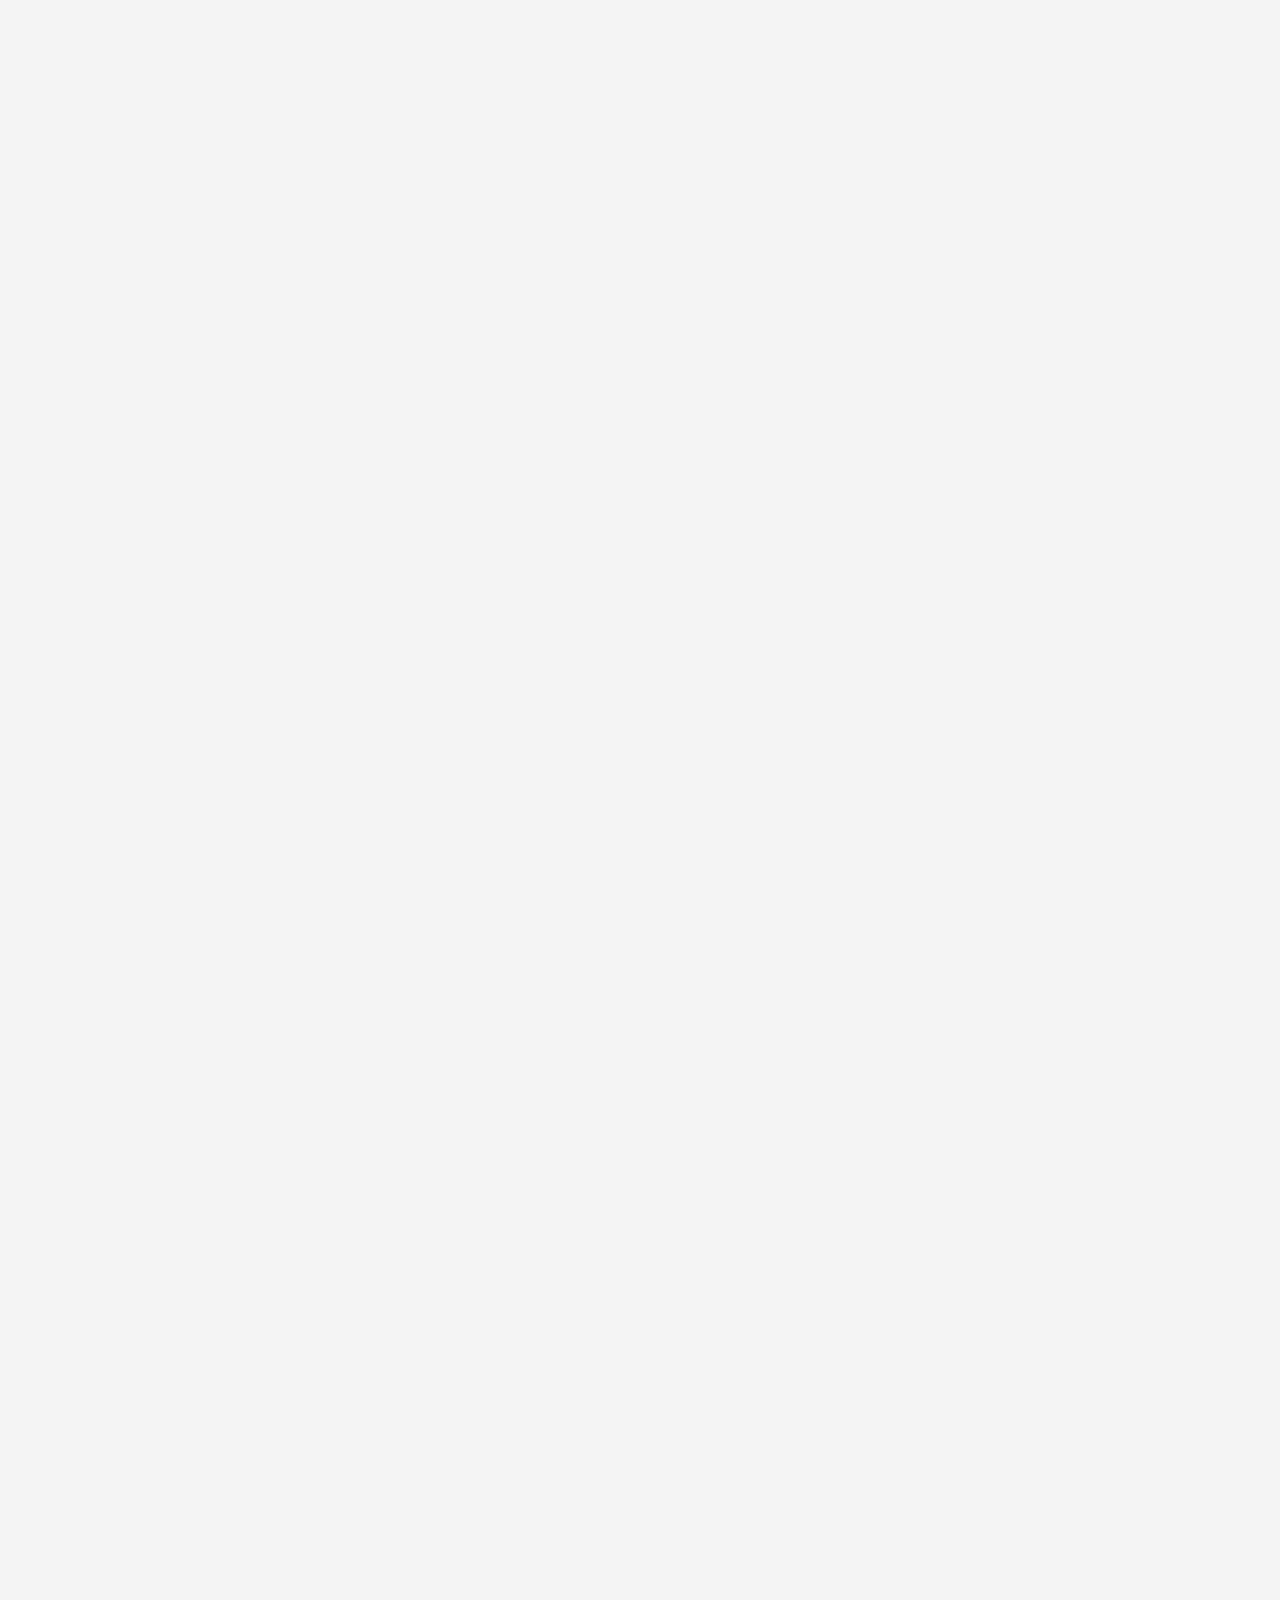
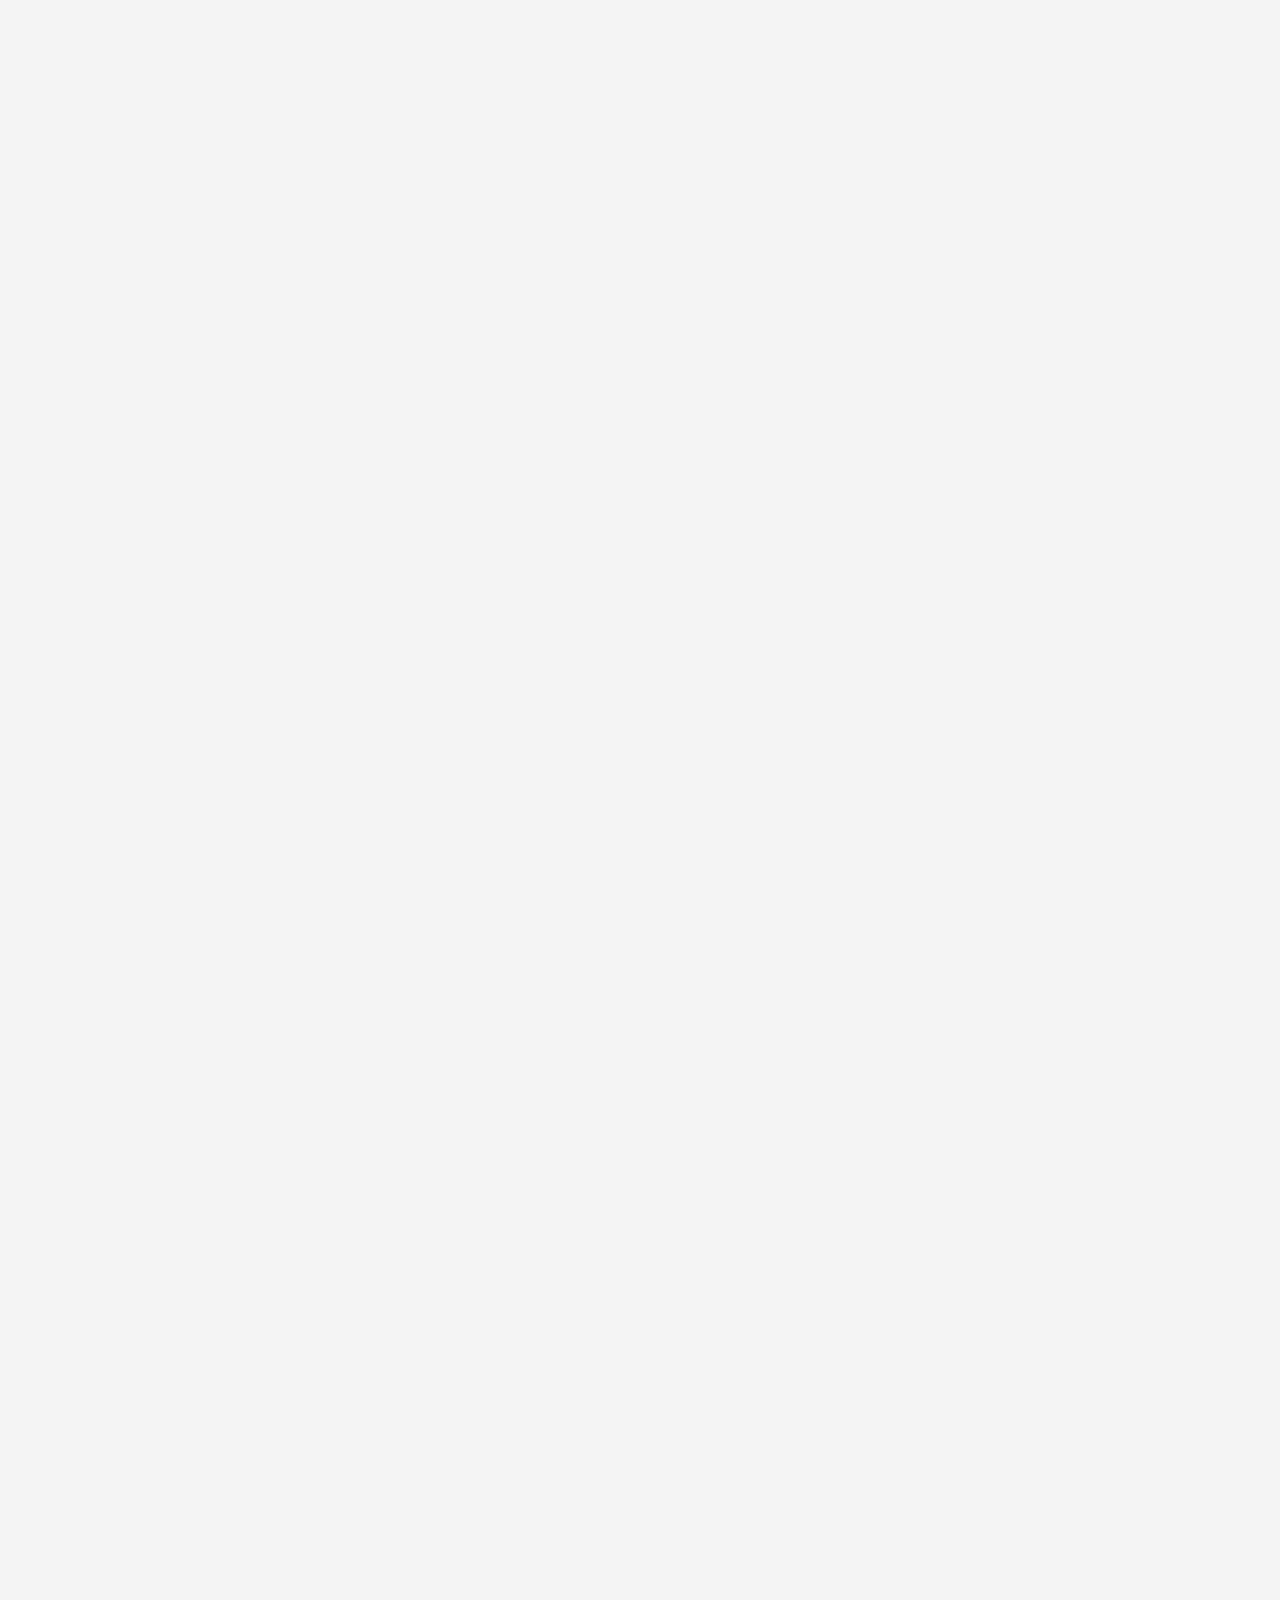
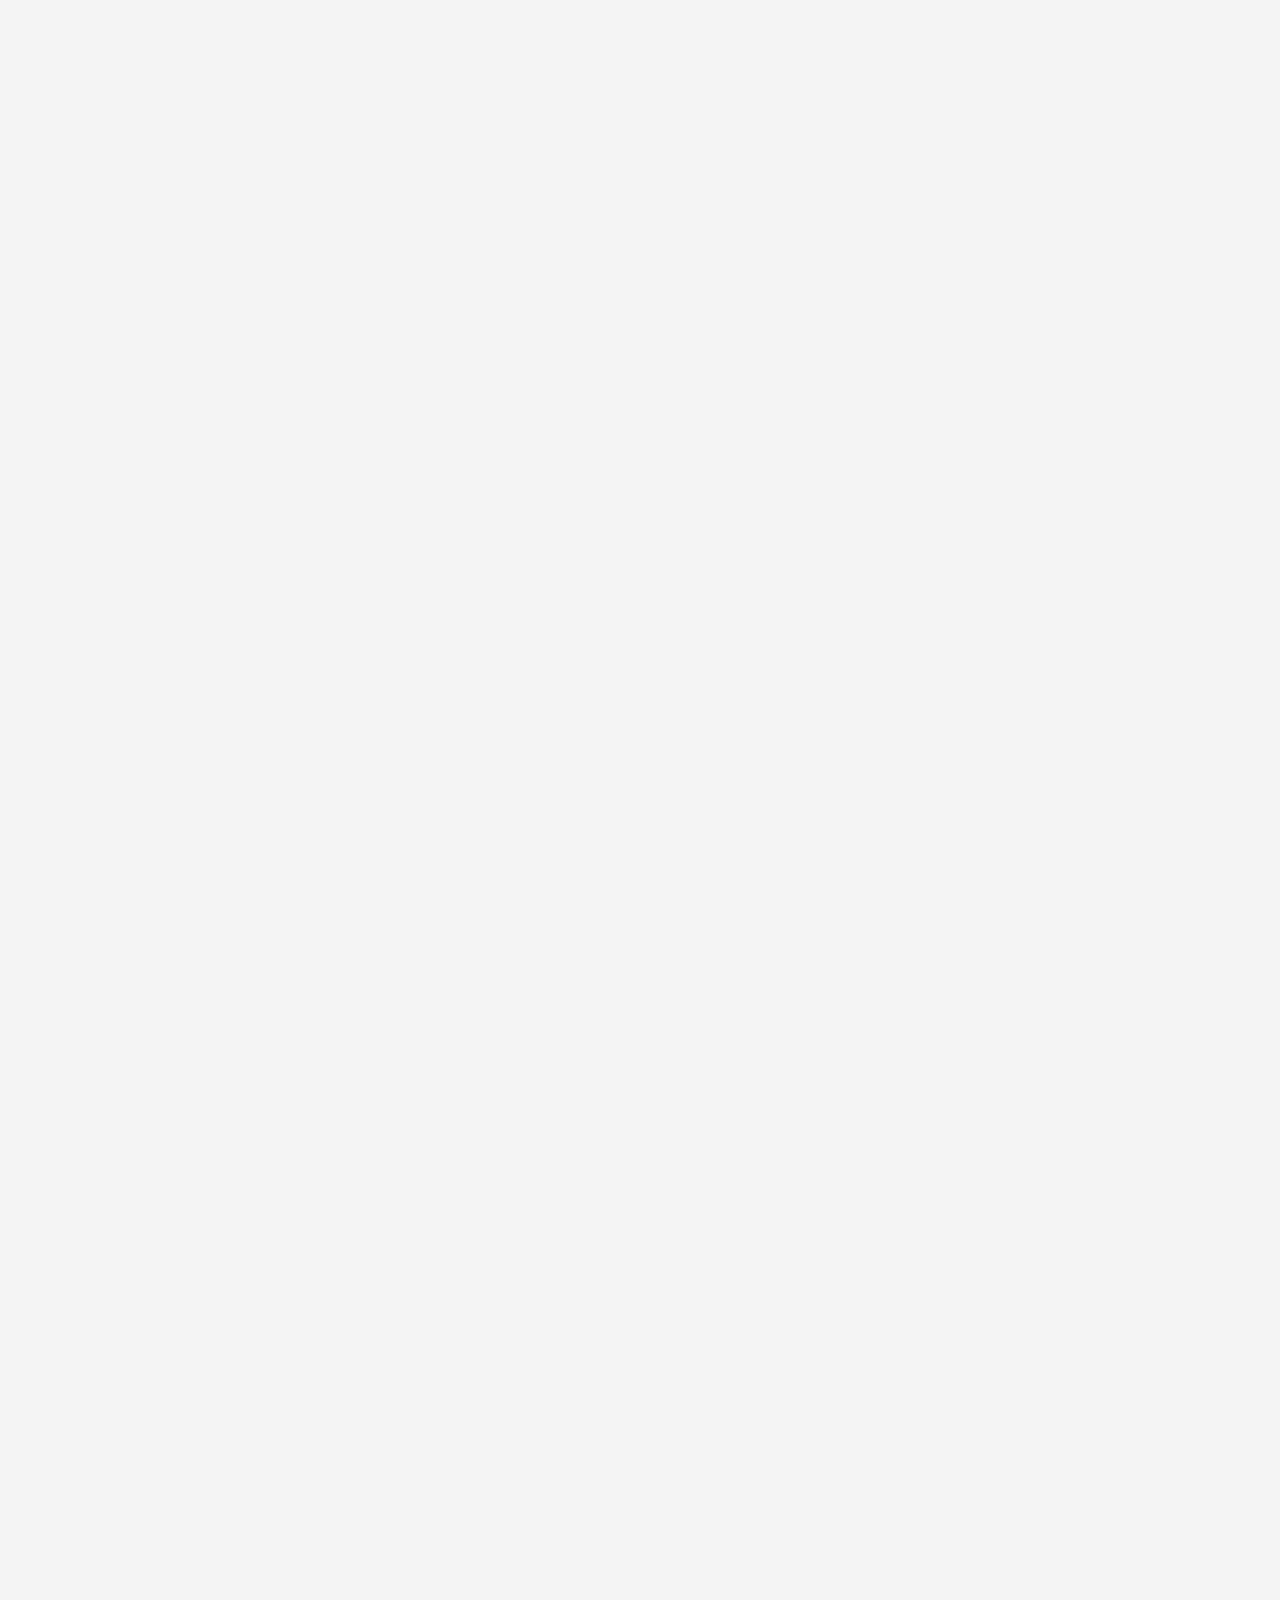
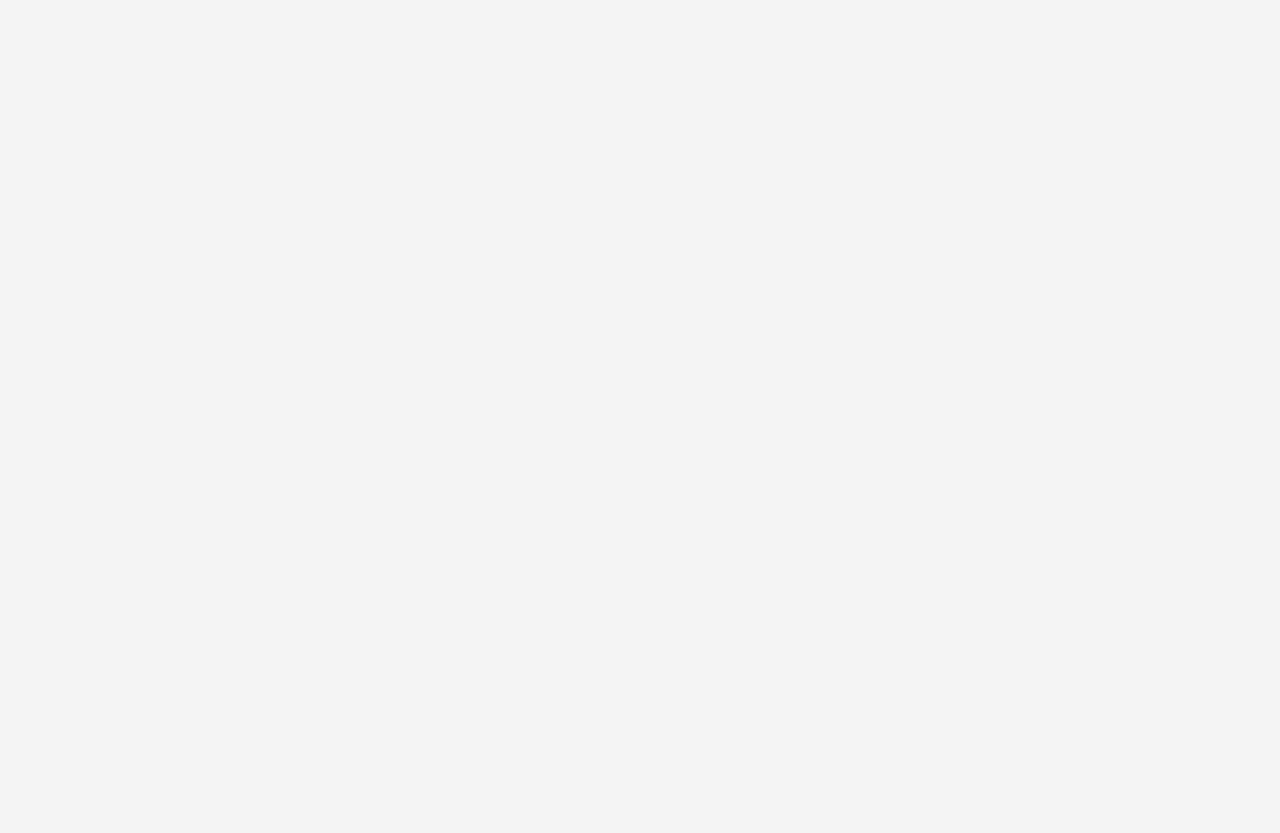
<file: lesson-open.html>
<!DOCTYPE html>
<html lang="en">
  <head>
    <meta charset="UTF-8" />
    <meta name="viewport" content="width=device-width, initial-scale=1.0" />
    <title>100 Levels</title>
    <link rel="preconnect" href="https://fonts.googleapis.com" />
    <link rel="preconnect" href="https://fonts.gstatic.com" crossorigin />
    <link
      href="https://fonts.googleapis.com/css2?family=Inter:ital,opsz,wght@0,14..32,100..900;1,14..32,100..900&display=swap"
      rel="stylesheet"
    />
    <link
      rel="stylesheet"
      href="https://unpkg.com/swiper/swiper-bundle.min.css"
    />
    <link
      href="https://cdn.jsdelivr.net/npm/bootstrap@5.3.3/dist/css/bootstrap.min.css"
      rel="stylesheet"
      integrity="sha384-QWTKZyjpPEjISv5WaRU9OFeRpok6YctnYmDr5pNlyT2bRjXh0JMhjY6hW+ALEwIH"
      crossorigin="anonymous"
    />
    <link rel="stylesheet" href="css/reset.css" />
    <link rel="stylesheet" href="css/fonts.css" />
    <link rel="stylesheet" href="css/style.css" />
  </head>
  <body>
    <div class="wrap">
      <header class="header">
        <div class="container-fluid">
          <div class="header-wrap">
            <div class="header-left">
              <a href="/" class="header-logo">
                <span>100LEVELs</span>
                <p>Интерактивный курс английского</p>
              </a>

              <nav class="navbar navbar-expand-lg nav-head">
                <div class="container-fluid">
                  <button
                    class="navbar-toggler"
                    type="button"
                    data-bs-toggle="offcanvas"
                    data-bs-target="#offcanvasNavbar"
                    aria-controls="offcanvasNavbar"
                    aria-label="Toggle navigation"
                  >
                    <span class="navbar-toggler-icon">
                      <img src="images/1.svg" alt="" />
                    </span>
                  </button>
                  <div
                    class="offcanvas offcanvas-end"
                    tabindex="-1"
                    id="offcanvasNavbar"
                    aria-labelledby="offcanvasNavbarLabel"
                  >
                    <div class="offcanvas-header">
                      <button
                        type="button"
                        class="btn-close"
                        data-bs-dismiss="offcanvas"
                        aria-label="Close"
                      ></button>
                    </div>
                    <div class="offcanvas-body">
                      <div class="header-right">
                        <a href="#" class="header-vhod">Вход</a>
                        <a href="#" class="header-registration">Регистрация</a>
                      </div>
                      <ul class="navbar-nav">
                        <li class="nav-item">
                          <a
                            class="nav-link active"
                            aria-current="page"
                            href="states.html"
                            >Курс английского</a
                          >
                        </li>
                        <li class="nav-item">
                          <a class="nav-link" href="states-open.html"
                            >Тренажер</a
                          >
                        </li>
                        <li class="nav-item">
                          <a class="nav-link" href="#">FAQ</a>
                        </li>
                      </ul>
                      <div class="canvas-logo">
                        <span>100LEVELs</span>
                        <p>Интерактивный курс английского</p>
                      </div>
                    </div>
                  </div>
                </div>
              </nav>
            </div>
            <div class="header-right">
              <a href="#" class="header-vhod">Вход</a>
              <a href="#" class="header-registration">Регистрация</a>
            </div>
          </div>
        </div>
      </header>
      <main class="main">
        <div class="breadcrumbs">
          <div class="container-fluid">
            <div class="breadcrumbs-row">
              <a href="">
                <span>Главная </span>
              </a>
              <div class="bread-cp">-</div>
              <a href="">
                <span>Курс английского</span>
              </a>
            </div>
          </div>
        </div>
        <div class="container-fluid title-lesson">
          <h1 class="title">Курс английского</h1>
        </div>

        <section class="section lesson-open">
          <div class="container-fluid">
            <div class="lesson-open-wrap">
              <div class="side-lesson-open">
                <div class="side-lesson-open-link">
                  <span></span>
                  <span></span>
                  <span></span>
                </div>

                <div class="side-lesson-open-mobile">
                  <p>Выбрать урок</p>
                  <img src="images/lesson/arrow-orange.svg" alt="" />
                </div>
              </div>
              <div class="main-lesson-open">
                <h2 class="main-lesson-open-title">
                  Уровень 2. Урок: действия
                </h2>
                <div class="lesson-open-congratulated-img-mobile">
                  <img src="images/lesson/man-2.svg" alt="" />
                </div>
                <div class="lesson-open-congratulated">
                  <div class="lesson-open-congratulated-text">
                    Поздравляю, вот ты и перешел на второй уровень. Растешь не
                    по дням, а по часам. Самое время поговорить о дальнейших
                    действиях, так сказать)
                  </div>
                  <div class="lesson-open-congratulated-img">
                    <img src="images/lesson/man-2.svg" alt="" />
                  </div>
                </div>
                <div class="lesson-open-desc">
                  <p>
                    И снова напоминаю наш любимый шаблон для выражения
                    информации:
                  </p>
                  <p>
                    Местоимение (я, он, она) или предмет (книга, стол) + глагол
                    "быть" (я есть, он есть) + описание состояния (красивый,
                    квадратный).
                  </p>
                  <p>Местоимение(Предмет) + Глагол быть + Состояние</p>
                  <p>
                    Также с помощью настоящего простого времени можно сказать о
                    каком-либо действии, которое ты совершаешь, например - Я
                    бегаю, Я читаю или Ты спишь. Формула для этого еще проще,
                    просто убираем глагол "быть" и меняем "состояние" на
                    "действие".
                  </p>
                  <p>
                    Местоимение (я, он, она) или предмет(книга,
                    стол) + действие(бегаю, читаю).
                  </p>
                  <p>Местоимение(Предмет) + Действие</p>
                </div>
                <div class="lesson-voice">
                  <div class="lesson-voice-row">
                    <a href="#" class="lesson-voice-icon">
                      <img src="images/lesson/voice.svg" alt="" />
                    </a>
                    <div class="lesson-voice-row-text">
                      <p class="text">I run</p>
                      <span class="dash"></span>
                      <p class="text-2"><span>Я бегаю</span></p>
                    </div>
                  </div>
                  <div class="lesson-voice-row">
                    <a href="#" class="lesson-voice-icon">
                      <img src="images/lesson/voice.svg" alt="" />
                    </a>
                    <div class="lesson-voice-row-text">
                      <p class="text">You read</p>
                      <span class="dash"></span>
                      <p class="text-2"><span>Ты читаешь</span></p>
                    </div>
                  </div>
                  <div class="lesson-voice-row">
                    <a href="#" class="lesson-voice-icon">
                      <img src="images/lesson/voice.svg" alt="" />
                    </a>
                    <div class="lesson-voice-row-text">
                      <p class="text">We sleep</p>
                      <span class="dash"></span>
                      <p class="text-2"><span>Мы спим</span></p>
                    </div>
                  </div>
                </div>
                <div class="lesson-open-desc-2">
                  <p>
                    Также есть небольшой момент с окончанием глагола, который
                    выражает действие. Когда действующим лицом является Он, Она
                    или Оно, <span>He, She, It,</span> то к глаголу добавляется
                    окончание -s, -es. Прямо как для множественного числа, но
                    здесь это имеет другое значение, так в английском языке
                    глаголы спрягаются по лицам.
                  </p>
                </div>
                <div class="lesson-voice">
                  <div class="lesson-voice-row">
                    <a href="#" class="lesson-voice-icon">
                      <img src="images/lesson/voice.svg" alt="" />
                    </a>
                    <div class="lesson-voice-row-text">
                      <p class="text">I <span>read</span></p>
                      <span class="dash"></span>
                      <p class="text-2">Я <span>бегаю</span></p>
                    </div>
                  </div>
                  <div class="lesson-voice-row">
                    <a href="#" class="lesson-voice-icon">
                      <img src="images/lesson/voice.svg" alt="" />
                    </a>
                    <div class="lesson-voice-row-text">
                      <p class="text">You <span>read</span></p>
                      <span class="dash"></span>
                      <p class="text-2">Ты <span>читаешь</span></p>
                    </div>
                  </div>
                  <div class="lesson-voice-row">
                    <a href="#" class="lesson-voice-icon">
                      <img src="images/lesson/voice.svg" alt="" />
                    </a>
                    <div class="lesson-voice-row-text">
                      <p class="text">They <span>read</span></p>
                      <span class="dash"></span>
                      <p class="text-2">Мы <span>спим</span></p>
                    </div>
                  </div>
                  <div class="lesson-voice-row">
                    <a href="#" class="lesson-voice-icon">
                      <img src="images/lesson/voice.svg" alt="" />
                    </a>
                    <div class="lesson-voice-row-text">
                      <p class="text">We <span>sleep</span></p>
                      <span class="dash"></span>
                      <p class="text-2">Мы <span>спим</span></p>
                    </div>
                  </div>
                </div>
                <div class="lesson-voice">
                  <div class="lesson-voice-row">
                    <a href="#" class="lesson-voice-icon">
                      <img src="images/lesson/voice.svg" alt="" />
                    </a>
                    <div class="lesson-voice-row-text">
                      <p class="text">He <span>reads</span></p>
                      <span class="dash"></span>
                      <p class="text-2">Он <span>читает</span></p>
                    </div>
                  </div>
                  <div class="lesson-voice-row">
                    <a href="#" class="lesson-voice-icon">
                      <img src="images/lesson/voice.svg" alt="" />
                    </a>
                    <div class="lesson-voice-row-text">
                      <p class="text">She <span>reads</span></p>
                      <span class="dash"></span>
                      <p class="text-2">Она <span>читает</span></p>
                    </div>
                  </div>
                  <div class="lesson-voice-row">
                    <a href="#" class="lesson-voice-icon">
                      <img src="images/lesson/voice.svg" alt="" />
                    </a>
                    <div class="lesson-voice-row-text">
                      <p class="text">It <span>sleeps</span></p>
                      <span class="dash"></span>
                      <p class="text-2">Оно <span>спит</span></p>
                    </div>
                  </div>
                </div>
                <div class="lesson-open-desc-2">
                  <p>
                    Вместо <span>Он, Она, Оно</span> можно подставлять
                    обозначению людей и предметов, они тоже будут спрягаться.
                  </p>
                </div>
                <div class="lesson-voice">
                  <div class="lesson-voice-row">
                    <a href="#" class="lesson-voice-icon">
                      <img src="images/lesson/voice.svg" alt="" />
                    </a>
                    <div class="lesson-voice-row-text">
                      <p class="text">My father <span>reads</span></p>
                      <span class="dash"></span>
                      <p class="text-2">Мой отец <span>читает</span></p>
                    </div>
                  </div>
                  <div class="lesson-voice-row">
                    <a href="#" class="lesson-voice-icon">
                      <img src="images/lesson/voice.svg" alt="" />
                    </a>
                    <div class="lesson-voice-row-text">
                      <p class="text">Katya <span>reads</span></p>
                      <span class="dash"></span>
                      <p class="text-2">Катя <span>читает</span></p>
                    </div>
                  </div>
                  <div class="lesson-voice-row">
                    <a href="#" class="lesson-voice-icon">
                      <img src="images/lesson/voice.svg" alt="" />
                    </a>
                    <div class="lesson-voice-row-text">
                      <p class="text">Cat <span>sleeps</span></p>
                      <span class="dash"></span>
                      <p class="text-2">Кот <span>спит</span></p>
                    </div>
                  </div>
                </div>
                <div class="lesson-voice">
                  <div class="lesson-voice-row">
                    <a href="#" class="lesson-voice-icon">
                      <img src="images/lesson/voice.svg" alt="" />
                    </a>
                    <div class="lesson-voice-row-text">
                      <p class="text">
                        run <span class="text-decor">[rʌn]</span>
                      </p>
                      <span class="dash"></span>
                      <p class="text-2">бежать</p>
                    </div>
                  </div>
                  <div class="lesson-voice-row">
                    <a href="#" class="lesson-voice-icon">
                      <img src="images/lesson/voice.svg" alt="" />
                    </a>
                    <div class="lesson-voice-row-text">
                      <p class="text">
                        read <span class="text-decor">[riːd]</span>
                      </p>
                      <span class="dash"></span>
                      <p class="text-2">читать</p>
                    </div>
                  </div>
                  <div class="lesson-voice-row">
                    <a href="#" class="lesson-voice-icon">
                      <img src="images/lesson/voice.svg" alt="" />
                    </a>
                    <div class="lesson-voice-row-text">
                      <p class="text">
                        sleep <span class="text-decor">[sliːp]</span>
                      </p>
                      <span class="dash"></span>
                      <p class="text-2">спать</p>
                    </div>
                  </div>
                </div>
                <div class="lesson-open-exercise">
                  <div class="lesson-open-exercise-title">
                    <div class="exercise-rating">
                      <div class="exercise-rating-star">
                        <img src="images/lesson/star.svg" alt="" />
                      </div>
                      <span>257</span>
                    </div>
                    <h2 class="exercise-title">Упражнения</h2>
                    <div class="exercise-bg">
                      <div class="exercise-bg-text">
                        Когда ты говоришь, язык усваивается в 10 раз быстрее!
                      </div>
                      <div class="exercise-bg-img">
                        <img src="images/lesson/vomen.svg" alt="" />
                      </div>
                    </div>
                  </div>

                  <div class="exercise-wrap">
                    <div class="exercise-num">
                      <div class="exercise-num-icon">
                        <img src="images/lesson/rocket.svg" alt="" />
                      </div>
                      <span>2.1.1</span>
                      <div class="exercise-arrow">
                        <img src="images/lesson/arrow-right.svg" alt="" />
                      </div>
                    </div>
                    <div class="exercise-boxs">
                      <div class="box box-blue"></div>
                      <div class="box box-orange"></div>
                      <div class="box box-orange"></div>
                      <div class="box box-orange"></div>
                      <div class="box box-orange"></div>
                      <div class="box box-orange"></div>
                      <div class="box box-orange"></div>
                      <div class="box box-orange"></div>
                      <div class="box box-orange"></div>
                    </div>
                    <div class="exercise-points">
                      <div class="exercise-points-text">
                        1. Give money to him. (6215 points)
                      </div>
                      <div class="exercise-points-text">
                        2. Give money to the young woman. (6220 points)
                      </div>
                      <div class="exercise-points-text">
                        3. Give money to the young woman. (6220 points)
                      </div>
                      <div class="exercise-points-text">
                        4. Always give money to your friend. (6225 points)
                      </div>
                      <div class="exercise-points-text">
                        5. Give money and take the orange. (6230 points)
                      </div>
                      <div class="exercise-points-text">
                        6. Give money and take the orange. (6230 points)
                      </div>
                      <div class="exercise-points-text">
                        7. Always give money to your friend. (6225 points)
                      </div>
                      <div class="exercise-points-text">
                        8. Give money and take the orange. (6230 points)
                      </div>
                      <div class="exercise-points-text">
                        9. Give money and take the orange. (6230 points)
                      </div>
                    </div>
                    <div class="exercise-lissen-read">
                      <div class="exercise-lissen-read-icon">
                        <span>?</span>
                      </div>
                      <p>
                        Проговорите или напишите фразу <span>“Я бегу”</span>
                      </p>
                    </div>
                    <div class="exercise-read-how">
                      <p>Я бегу</p>
                      <div class="exercise-read-how-dash"></div>
                      <div class="exercise-read-how-boxs">
                        <div class="read-how-boxs-blue"><span>?</span></div>
                        <div class="read-how-boxs-space"></div>
                        <div class="read-how-boxs-blue"><span>?</span></div>
                        <div class="read-how-boxs-blue"><span>?</span></div>
                        <div class="read-how-boxs-blue"><span>?</span></div>
                      </div>
                    </div>
                    <div class="exercise-micro">
                      <img src="images/lesson/micro.svg" alt="" />
                    </div>
                    <form class="exercise-form" action="">
                      <textarea name="" id=""></textarea>
                      <div class="exercise-form-buttons">
                        <div class="exercise-form-mode">
                          <div class="exercise-mode-text">Выберите режим:</div>
                          <div class="exercise-mode-btns">
                            <div class="exercise-mode-link-voice active">
                              <svg
                                width="31"
                                height="31"
                                viewBox="0 0 31 31"
                                fill="none"
                                xmlns="http://www.w3.org/2000/svg"
                              >
                                <path
                                  d="M28.4536 0.856934H8.15272C7.73796 0.856934 7.34019 1.0217 7.04691 1.31498C6.75363 1.60826 6.58887 2.00603 6.58887 2.42079V16.8616C6.58887 17.2771 6.75394 17.6756 7.04777 17.9695C7.3416 18.2633 7.74012 18.4284 8.15565 18.4284H12.446V22.8212L18.3032 18.4284H28.4536C28.8683 18.4284 29.2661 18.2636 29.5594 17.9703C29.8527 17.677 30.0174 17.2793 30.0174 16.8645V2.42079C30.0174 2.00603 29.8527 1.60826 29.5594 1.31498C29.2661 1.0217 28.8683 0.856934 28.4536 0.856934Z"
                                  fill="white"
                                />
                                <path
                                  d="M7.81517 9.64307H2.43539C1.49487 9.64307 0.732422 10.4055 0.732422 11.346V22.583C0.732422 23.5235 1.49487 24.2859 2.43539 24.2859H7.81517C8.75569 24.2859 9.51814 23.5235 9.51814 22.583V11.346C9.51814 10.4055 8.75569 9.64307 7.81517 9.64307Z"
                                  fill="white"
                                />
                                <path
                                  d="M28.454 0.125H8.15314C7.54456 0.126161 6.96124 0.368433 6.53091 0.798765C6.10058 1.2291 5.8583 1.81242 5.85714 2.421V8.91071H2.43511C1.78951 8.91149 1.17059 9.16829 0.714082 9.6248C0.257579 10.0813 0.000775022 10.7002 0 11.3458V22.5828C0.000775022 23.2283 0.257579 23.8473 0.714082 24.3038C1.17059 24.7603 1.78951 25.0171 2.43511 25.0179H4.39286V29.4107H2.19643C2.00225 29.4107 1.81603 29.4879 1.67873 29.6252C1.54142 29.7625 1.46429 29.9487 1.46429 30.1429C1.46429 30.337 1.54142 30.5233 1.67873 30.6606C1.81603 30.7979 2.00225 30.875 2.19643 30.875H8.05357C8.24775 30.875 8.43397 30.7979 8.57127 30.6606C8.70858 30.5233 8.78571 30.337 8.78571 30.1429C8.78571 29.9487 8.70858 29.7625 8.57127 29.6252C8.43397 29.4879 8.24775 29.4107 8.05357 29.4107H5.85714V25.0179H7.81489C8.46049 25.0171 9.07941 24.7603 9.53592 24.3038C9.99242 23.8473 10.2492 23.2283 10.25 22.5828V19.1607H11.7143V22.8214C11.7143 22.9573 11.7521 23.0905 11.8235 23.2061C11.8948 23.3216 11.997 23.4151 12.1184 23.476C12.2204 23.5266 12.3326 23.5531 12.4464 23.5536C12.6048 23.5536 12.759 23.5022 12.8857 23.4071L18.5481 19.1607H28.454C29.0626 19.1596 29.6459 18.9173 30.0762 18.4869C30.5066 18.0566 30.7488 17.4733 30.75 16.8647V2.421C30.7488 1.81242 30.5066 1.2291 30.0762 0.798765C29.6459 0.368433 29.0626 0.126161 28.454 0.125ZM7.81489 23.5536H2.43511C2.17763 23.5536 1.9307 23.4513 1.74863 23.2692C1.56657 23.0872 1.46429 22.8402 1.46429 22.5828V20.625H2.79679C2.99096 20.625 3.17719 20.5479 3.31449 20.4106C3.45179 20.2733 3.52893 20.087 3.52893 19.8929C3.52893 19.6987 3.45179 19.5125 3.31449 19.3752C3.17719 19.2379 2.99096 19.1607 2.79679 19.1607H1.46429V17.6964H2.79679C2.99096 17.6964 3.17719 17.6193 3.31449 17.482C3.45179 17.3447 3.52893 17.1585 3.52893 16.9643C3.52893 16.7701 3.45179 16.5839 3.31449 16.4466C3.17719 16.3093 2.99096 16.2321 2.79679 16.2321H1.46429V14.7679H2.79679C2.99096 14.7679 3.17719 14.6907 3.31449 14.5534C3.45179 14.4161 3.52893 14.2299 3.52893 14.0357C3.52893 13.8415 3.45179 13.6553 3.31449 13.518C3.17719 13.3807 2.99096 13.3036 2.79679 13.3036H1.46429V11.3458C1.46429 11.0883 1.56657 10.8414 1.74863 10.6593C1.9307 10.4773 2.17763 10.375 2.43511 10.375H7.81489C8.07237 10.375 8.3193 10.4773 8.50137 10.6593C8.68343 10.8414 8.78571 11.0883 8.78571 11.3458V13.3036H7.45321C7.25904 13.3036 7.07281 13.3807 6.93551 13.518C6.79821 13.6553 6.72107 13.8415 6.72107 14.0357C6.72107 14.2299 6.79821 14.4161 6.93551 14.5534C7.07281 14.6907 7.25904 14.7679 7.45321 14.7679H8.78571V16.2321H7.45321C7.25904 16.2321 7.07281 16.3093 6.93551 16.4466C6.79821 16.5839 6.72107 16.7701 6.72107 16.9643C6.72107 17.1585 6.79821 17.3447 6.93551 17.482C7.07281 17.6193 7.25904 17.6964 7.45321 17.6964H8.78571V19.1607H7.45321C7.25904 19.1607 7.07281 19.2379 6.93551 19.3752C6.79821 19.5125 6.72107 19.6987 6.72107 19.8929C6.72107 20.087 6.79821 20.2733 6.93551 20.4106C7.07281 20.5479 7.25904 20.625 7.45321 20.625H8.78571V22.5828C8.78571 22.8402 8.68343 23.0872 8.50137 23.2692C8.3193 23.4513 8.07237 23.5536 7.81489 23.5536ZM29.2857 16.8647C29.2853 17.0852 29.1976 17.2965 29.0417 17.4524C28.8858 17.6083 28.6745 17.696 28.454 17.6964H18.3036C18.1452 17.6964 17.991 17.7478 17.8643 17.8429L13.1786 21.3571V18.4286C13.1786 18.2344 13.1014 18.0482 12.9641 17.9109C12.8268 17.7736 12.6406 17.6964 12.4464 17.6964H10.25V11.3458C10.2492 10.7002 9.99242 10.0813 9.53592 9.6248C9.07941 9.16829 8.46049 8.91149 7.81489 8.91071H7.32143V2.421C7.32182 2.20053 7.40957 1.98921 7.56546 1.83332C7.72135 1.67742 7.93268 1.58967 8.15314 1.58929H28.454C28.6745 1.58967 28.8858 1.67742 29.0417 1.83332C29.1976 1.98921 29.2853 2.20053 29.2857 2.421V16.8647Z"
                                  fill="black"
                                />
                                <path
                                  d="M27.0893 4.51807H10.9821C10.788 4.51807 10.6017 4.5952 10.4644 4.73251C10.3271 4.86981 10.25 5.05603 10.25 5.25021C10.25 5.44439 10.3271 5.63061 10.4644 5.76791C10.6017 5.90522 10.788 5.98235 10.9821 5.98235H27.0893C27.2835 5.98235 27.4697 5.90522 27.607 5.76791C27.7443 5.63061 27.8214 5.44439 27.8214 5.25021C27.8214 5.05603 27.7443 4.86981 27.607 4.73251C27.4697 4.5952 27.2835 4.51807 27.0893 4.51807Z"
                                  fill="black"
                                />
                                <path
                                  d="M27.089 7.44629H15.3747C15.1805 7.44629 14.9943 7.52342 14.857 7.66073C14.7197 7.79803 14.6426 7.98426 14.6426 8.17843C14.6426 8.37261 14.7197 8.55883 14.857 8.69614C14.9943 8.83344 15.1805 8.91057 15.3747 8.91057H27.089C27.2832 8.91057 27.4694 8.83344 27.6067 8.69614C27.744 8.55883 27.8212 8.37261 27.8212 8.17843C27.8212 7.98426 27.744 7.79803 27.6067 7.66073C27.4694 7.52342 27.2832 7.44629 27.089 7.44629Z"
                                  fill="black"
                                />
                                <path
                                  d="M27.0889 10.375H12.446C12.2518 10.375 12.0656 10.4521 11.9283 10.5894C11.791 10.7267 11.7139 10.913 11.7139 11.1071C11.7139 11.3013 11.791 11.4875 11.9283 11.6248C12.0656 11.7622 12.2518 11.8393 12.446 11.8393H27.0889C27.283 11.8393 27.4693 11.7622 27.6066 11.6248C27.7439 11.4875 27.821 11.3013 27.821 11.1071C27.821 10.913 27.7439 10.7267 27.6066 10.5894C27.4693 10.4521 27.283 10.375 27.0889 10.375Z"
                                  fill="black"
                                />
                                <path
                                  d="M27.0891 13.3037H18.3034C18.1093 13.3037 17.923 13.3808 17.7857 13.5182C17.6484 13.6555 17.5713 13.8417 17.5713 14.0359C17.5713 14.23 17.6484 14.4163 17.7857 14.5536C17.923 14.6909 18.1093 14.768 18.3034 14.768H27.0891C27.2833 14.768 27.4695 14.6909 27.6068 14.5536C27.7442 14.4163 27.8213 14.23 27.8213 14.0359C27.8213 13.8417 27.7442 13.6555 27.6068 13.5182C27.4695 13.3808 27.2833 13.3037 27.0891 13.3037Z"
                                  fill="black"
                                />
                              </svg>
                            </div>
                            <div class="exercise-mode-link-keyboard">
                              <svg
                                width="34"
                                height="34"
                                viewBox="0 0 34 34"
                                fill="none"
                                xmlns="http://www.w3.org/2000/svg"
                              >
                                <path
                                  fill-rule="evenodd"
                                  clip-rule="evenodd"
                                  d="M16.4782 7.12261V2.42069C16.4782 2.14176 16.719 1.90268 17 1.90268H22.5396V0.508047C22.5396 -0.169349 23.5832 -0.169349 23.5832 0.508047V2.42069C23.5832 2.69962 23.3424 2.9387 23.0614 2.9387H17.5218V7.12261H33.4782C33.7792 7.12261 34 7.34177 34 7.64062V23.0613C34 23.3403 33.7792 23.5793 33.4782 23.5793H32.294C32.294 24.5357 32.314 28.859 32.2538 29.1977C31.9728 31.1104 30.1865 33.9993 26.2527 33.9993C23.804 33.9993 20.9941 32.8039 20.4923 30.2736C20.4923 30.2338 20.0307 27.7433 19.2078 26.5678C18.7863 25.9303 17.2208 24.1372 17.0803 23.5793H16.4782C16.3377 24.0575 14.7721 25.9303 14.3506 26.5678C13.5277 27.7433 13.0661 30.2338 13.0661 30.2736C12.4038 33.6407 7.74734 34.6767 4.85714 33.5809C1.76623 32.3656 1.3046 29.2974 1.28453 29.118L1.26446 23.5793C0.822904 23.5793 0 23.6989 0 23.0613V7.64062C0 7.34177 0.24085 7.12261 0.521842 7.12261H16.4782ZM31.2503 23.0813V21.8261C31.2503 21.3878 30.889 21.0491 30.4475 21.0491C30.0862 21.0491 29.7851 21.2881 29.6848 21.6268V23.3004C29.6848 23.9778 28.621 23.9579 28.621 23.3004L28.6411 20.5709C28.6411 20.1326 28.2999 19.774 27.8583 19.774C27.477 19.774 27.1759 20.0131 27.0756 20.3517V23.3004C27.0756 23.9778 26.0118 23.9579 26.0118 23.3004C26.0118 22.3441 25.9516 21.1686 26.0519 20.2521V19.4353C26.0519 18.3993 24.4463 18.3993 24.4463 19.4353V23.3004C24.4463 23.9579 23.4026 23.9579 23.4026 23.3004V15.6299C23.4026 14.5939 21.7969 14.5939 21.7969 15.6299V23.5793C21.7969 24.0973 21.1547 24.2567 20.8737 23.8981C20.3117 23.2207 18.0838 21.7862 18.0638 23.0813C18.0437 23.4797 18.5053 23.918 19.0071 24.5755C19.4286 25.1134 19.8701 25.6713 20.0708 26.01C21.0142 27.3449 21.4959 29.9747 21.5159 30.0744C22.0378 32.8039 26.1122 33.4613 28.32 32.6046C30.6883 31.7081 31.17 29.3571 31.2302 29.0782C31.2704 28.6 31.2503 24.7349 31.2503 23.9579V23.0813ZM32.294 22.5433H32.9764V8.15863H1.04368V22.5433H1.26446V21.8261C1.26446 20.4912 2.72963 19.6146 3.91381 20.1924C4.13459 19.0368 5.49941 18.3993 6.54309 18.9372C6.84416 17.8812 8.10862 17.3234 9.11216 17.8016V15.6299C9.11216 14.6337 9.93506 13.8169 10.9587 13.8169C11.9622 13.8169 12.7851 14.6337 12.7851 15.6299V22.4238C14.0094 21.5272 15.4144 21.1487 16.1771 22.0452C16.2975 22.2046 16.3979 22.364 16.4581 22.5433H17.1004C17.3613 21.7663 18.0437 21.3081 19.3282 21.6468C19.4085 21.6667 20.0106 21.8659 20.7733 22.4238V15.6299C20.7733 14.6337 21.5962 13.8169 22.5998 13.8169C23.6234 13.8169 24.4463 14.6337 24.4463 15.6299V17.8016C25.4498 17.3234 26.7143 17.8812 27.0153 18.9372C28.059 18.3993 29.4038 19.0368 29.6446 20.1924C30.8288 19.6146 32.294 20.4912 32.294 21.8261V22.5433ZM2.30815 23.0414V24.0177L2.32822 29.0782C2.38843 29.377 2.87013 31.6882 5.23849 32.6046C7.44628 33.4613 11.5207 32.8039 12.0425 30.0744C12.0626 29.9747 12.5443 27.3449 13.4876 25.9901C13.7285 25.6314 15.294 23.659 15.4746 23.3403C15.575 23.1012 15.5549 22.3242 14.5112 22.6429C14.3908 22.6828 13.4475 23.0414 12.6848 23.8981C12.3837 24.2567 11.7615 24.0973 11.7615 23.5793L11.7414 15.6299C11.7414 14.5939 10.1558 14.5939 10.1558 15.6299V23.3004C10.1558 23.9579 9.11216 23.9579 9.11216 23.3004V19.4353C9.11216 18.3993 7.50649 18.3993 7.50649 19.4353V20.2521C7.58678 21.1686 7.54664 22.3441 7.54664 23.3004C7.54664 23.9778 6.48288 23.9579 6.48288 23.3004V20.3517C6.38253 20.0131 6.08146 19.774 5.70012 19.774C5.25856 19.774 4.89728 20.1326 4.89728 20.5709L4.93743 23.3004C4.93743 23.9778 3.87367 23.9579 3.87367 23.3004V21.6268C3.77332 21.2881 3.47225 21.0491 3.09091 21.0491C2.64935 21.0491 2.30815 21.3878 2.30815 21.8261V23.0414ZM5.70012 12.8207H2.549C2.24793 12.8207 2.02715 12.5816 2.02715 12.3027V9.4138C2.02715 9.13488 2.24793 8.8958 2.549 8.8958H5.70012C5.98111 8.8958 6.22196 9.13488 6.22196 9.4138V12.3027C6.22196 12.5816 5.98111 12.8207 5.70012 12.8207ZM3.07084 11.7847H5.17828V9.93181H3.07084V11.7847ZM10.9587 12.8207H7.78749C7.50649 12.8207 7.28571 12.5816 7.28571 12.3027V9.4138C7.28571 9.13488 7.50649 8.8958 7.78749 8.8958H10.9587C11.2397 8.8958 11.4805 9.13488 11.4805 9.4138V12.3027C11.4805 12.5816 11.2397 12.8207 10.9587 12.8207ZM8.30933 11.7847H10.4368V9.93181H8.30933V11.7847ZM16.2172 12.8207H13.046C12.7651 12.8207 12.5242 12.5816 12.5242 12.3027V9.4138C12.5242 9.13488 12.7651 8.8958 13.046 8.8958H16.2172C16.4982 8.8958 16.7391 9.13488 16.7391 9.4138V12.3027C16.7391 12.5816 16.4982 12.8207 16.2172 12.8207ZM13.5679 11.7847H15.6954V9.93181H13.5679V11.7847ZM21.4557 12.8207H18.3046C18.0236 12.8207 17.7828 12.5816 17.7828 12.3027V9.4138C17.7828 9.13488 18.0236 8.8958 18.3046 8.8958H21.4557C21.7568 8.8958 21.9776 9.13488 21.9776 9.4138V12.3027C21.9776 12.5816 21.7568 12.8207 21.4557 12.8207ZM18.8264 11.7847H20.954V9.93181H18.8264V11.7847ZM26.7143 12.8207H23.5632C23.2621 12.8207 23.0413 12.5816 23.0413 12.3027V9.4138C23.0413 9.13488 23.2621 8.8958 23.5632 8.8958H26.7143C26.9953 8.8958 27.2361 9.13488 27.2361 9.4138V12.3027C27.2361 12.5816 26.9953 12.8207 26.7143 12.8207ZM24.085 11.7847H26.1924V9.93181H24.085V11.7847ZM31.9728 12.8207H28.8017C28.5207 12.8207 28.2999 12.5816 28.2999 12.3027V9.4138C28.2999 9.13488 28.5207 8.8958 28.8017 8.8958H31.9728C32.2538 8.8958 32.4947 9.13488 32.4947 9.4138V12.3027C32.4947 12.5816 32.2538 12.8207 31.9728 12.8207ZM29.3235 11.7847H31.451V9.93181H29.3235V11.7847ZM5.70012 18.2598H2.549C2.24793 18.2598 2.02715 18.0207 2.02715 17.7418V14.8529C2.02715 14.574 2.24793 14.3349 2.549 14.3349H5.70012C5.98111 14.3349 6.22196 14.574 6.22196 14.8529V17.7418C6.22196 18.0207 5.98111 18.2598 5.70012 18.2598ZM3.07084 17.2238H5.17828V15.3709H3.07084V17.2238ZM31.9126 18.6184H29.0024C28.7214 18.6184 28.4805 18.3993 28.4805 18.1004V14.3349C28.4805 14.036 28.7214 13.8169 29.0024 13.8169H31.9126C32.1936 13.8169 32.4345 14.036 32.4345 14.3349V18.1004C32.4345 18.3993 32.1936 18.6184 31.9126 18.6184ZM29.5242 17.5824H31.3908V14.833H29.5242V17.5824ZM19.2479 20.9694H14.7521C14.4711 20.9694 14.2503 20.7303 14.2503 20.4514V18.4391C14.2503 18.1602 14.4711 17.9211 14.7521 17.9211H19.2479C19.549 17.9211 19.7698 18.1602 19.7698 18.4391V20.4514C19.7698 20.7303 19.549 20.9694 19.2479 20.9694ZM15.2739 19.9334H18.7261V18.9571H15.2739V19.9334Z"
                                  fill="#333333"
                                />
                                <path
                                  fill-rule="evenodd"
                                  clip-rule="evenodd"
                                  d="M21.6794 15.7726V23.6765C21.6794 24.1916 21.0465 24.3501 20.7696 23.9935C20.2158 23.32 18.0204 21.8937 18.0006 23.1813C17.9808 23.5775 18.4357 24.0133 18.9302 24.667C19.3456 25.2019 19.7807 25.7565 19.9785 26.0933C20.9081 27.4205 21.3827 30.0354 21.4025 30.1344C21.9168 32.8483 25.9318 33.502 28.1074 32.6502C30.4413 31.7588 30.9159 29.4213 30.9753 29.1439C31.0148 28.6685 30.9951 24.8255 30.9951 24.0529V23.1813V21.9333C30.9951 21.4975 30.639 21.1607 30.2039 21.1607C29.8479 21.1607 29.5512 21.3984 29.4523 21.7352V23.3992C29.4523 24.0727 28.4041 24.0529 28.4041 23.3992L28.4239 20.6853C28.4239 20.2495 28.0876 19.8929 27.6525 19.8929C27.2767 19.8929 26.98 20.1306 26.8811 20.4674V23.3992C26.8811 24.0727 25.8329 24.0529 25.8329 23.3992C25.8329 22.4483 25.7735 21.2796 25.8724 20.3684V19.5562C25.8724 18.5261 24.2902 18.5261 24.2902 19.5562V23.3992C24.2902 24.0529 23.2617 24.0529 23.2617 23.3992V15.7726C23.2617 14.7425 21.6794 14.7425 21.6794 15.7726Z"
                                  fill="white"
                                />
                                <path
                                  fill-rule="evenodd"
                                  clip-rule="evenodd"
                                  d="M13.8519 26.0735C14.1073 25.7169 15.767 23.7558 15.9585 23.4388C16.0649 23.2011 16.0436 22.4285 14.9371 22.7455C14.8095 22.7851 13.8094 23.1417 13.0008 23.9935C12.6816 24.3501 12.022 24.1916 12.022 23.6765L12.0007 15.7726C12.0007 14.7425 10.3198 14.7425 10.3198 15.7726V23.3992C10.3198 24.0529 9.2133 24.0529 9.2133 23.3992V19.5562C9.2133 18.5261 7.51105 18.5261 7.51105 19.5562V20.3684C7.59616 21.2796 7.5536 22.4483 7.5536 23.3992C7.5536 24.0727 6.42586 24.0529 6.42586 23.3992V20.4674C6.31947 20.1306 6.0003 19.8929 5.59601 19.8929C5.12789 19.8929 4.74488 20.2495 4.74488 20.6853L4.78744 23.3992C4.78744 24.0727 3.6597 24.0529 3.6597 23.3992V21.7352C3.55331 21.3984 3.23413 21.1607 2.82985 21.1607C2.36173 21.1607 2 21.4975 2 21.9333V23.1417V24.1123L2.02128 29.1439C2.08511 29.4411 2.59579 31.739 5.10661 32.6502C7.44721 33.502 11.7667 32.8483 12.3199 30.1344C12.3412 30.0354 12.8519 27.4205 13.8519 26.0735Z"
                                  fill="white"
                                />
                                <path
                                  fill-rule="evenodd"
                                  clip-rule="evenodd"
                                  d="M15 20H19V19H15V20Z"
                                  fill="white"
                                />
                                <path
                                  fill-rule="evenodd"
                                  clip-rule="evenodd"
                                  d="M14.7373 18.1801H19.2426C19.5443 18.1801 19.7656 18.4294 19.7656 18.7202V20.8186C19.7656 21.1094 19.5443 21.3587 19.2426 21.3587H14.7373C14.4557 21.3587 14.2344 21.1094 14.2344 20.8186V18.7202C14.2344 18.4294 14.4557 18.1801 14.7373 18.1801ZM20.7712 22.8753V15.7909C20.7712 14.7521 21.5959 13.9003 22.6015 13.9003C23.6273 13.9003 24.4519 14.7521 24.4519 15.7909V18.0554C25.4576 17.5568 26.7247 18.1385 27.0264 19.2396C28.0723 18.6787 29.4199 19.3435 29.6612 20.5485C30.8479 19.946 32.3162 20.8601 32.3162 22.2521V23H33V8H1V23H1.22124V22.2521C1.22124 20.8601 2.6895 19.946 3.87618 20.5485C4.09742 19.3435 5.46512 18.6787 6.511 19.2396C6.8127 18.1385 8.07982 17.5568 9.08548 18.0554V15.7909C9.08548 14.7521 9.91012 13.9003 10.9359 13.9003C11.9415 13.9003 12.7662 14.7521 12.7662 15.7909V22.8753C13.9931 21.9404 15.401 21.5457 16.1653 22.4806C16.286 22.6468 16.3865 22.813 16.4469 23H17.0905C17.352 22.1898 18.0358 21.7119 19.3231 22.0651C19.4035 22.0859 20.0069 22.2936 20.7712 22.8753ZM5.66625 12.8615H2.50849C2.20679 12.8615 1.98554 12.6122 1.98554 12.3213V9.30886C1.98554 9.01801 2.20679 8.7687 2.50849 8.7687H5.66625C5.94783 8.7687 6.18919 9.01801 6.18919 9.30886V12.3213C6.18919 12.6122 5.94783 12.8615 5.66625 12.8615ZM10.9359 12.8615H7.75801C7.47643 12.8615 7.25519 12.6122 7.25519 12.3213V9.30886C7.25519 9.01801 7.47643 8.7687 7.75801 8.7687H10.9359C11.2175 8.7687 11.4588 9.01801 11.4588 9.30886V12.3213C11.4588 12.6122 11.2175 12.8615 10.9359 12.8615ZM16.2055 12.8615H13.0277C12.7461 12.8615 12.5047 12.6122 12.5047 12.3213V9.30886C12.5047 9.01801 12.7461 8.7687 13.0277 8.7687H16.2055C16.4871 8.7687 16.7285 9.01801 16.7285 9.30886V12.3213C16.7285 12.6122 16.4871 12.8615 16.2055 12.8615ZM21.4551 12.8615H18.2973C18.0157 12.8615 17.7744 12.6122 17.7744 12.3213V9.30886C17.7744 9.01801 18.0157 8.7687 18.2973 8.7687H21.4551C21.7568 8.7687 21.978 9.01801 21.978 9.30886V12.3213C21.978 12.6122 21.7568 12.8615 21.4551 12.8615ZM26.7247 12.8615H23.5669C23.2652 12.8615 23.044 12.6122 23.044 12.3213V9.30886C23.044 9.01801 23.2652 8.7687 23.5669 8.7687H26.7247C27.0063 8.7687 27.2476 9.01801 27.2476 9.30886V12.3213C27.2476 12.6122 27.0063 12.8615 26.7247 12.8615ZM31.9943 12.8615H28.8165C28.5349 12.8615 28.3136 12.6122 28.3136 12.3213V9.30886C28.3136 9.01801 28.5349 8.7687 28.8165 8.7687H31.9943C32.2759 8.7687 32.5173 9.01801 32.5173 9.30886V12.3213C32.5173 12.6122 32.2759 12.8615 31.9943 12.8615ZM6.18919 17.9931C6.18919 18.2839 5.94783 18.5332 5.66625 18.5332H2.50849C2.20679 18.5332 1.98554 18.2839 1.98554 17.9931V14.9806C1.98554 14.6898 2.20679 14.4404 2.50849 14.4404H5.66625C5.94783 14.4404 6.18919 14.6898 6.18919 14.9806V17.9931ZM28.4947 18.367V14.4404C28.4947 14.1288 28.736 13.9003 29.0176 13.9003H31.934C32.2156 13.9003 32.4569 14.1288 32.4569 14.4404V18.367C32.4569 18.6787 32.2156 18.9072 31.934 18.9072H29.0176C28.736 18.9072 28.4947 18.6787 28.4947 18.367Z"
                                  fill="#CCCCCC"
                                />
                                <path
                                  fill-rule="evenodd"
                                  clip-rule="evenodd"
                                  d="M29.5469 14.8359V17.5914H31.4038V14.8359H29.5469Z"
                                  fill="white"
                                />
                                <path
                                  fill-rule="evenodd"
                                  clip-rule="evenodd"
                                  d="M29.3477 11.7813H31.4642V9.92432H29.3477V11.7813Z"
                                  fill="white"
                                />
                                <path
                                  fill-rule="evenodd"
                                  clip-rule="evenodd"
                                  d="M26.2323 11.7813V9.92432H24.1357V11.7813H26.2323Z"
                                  fill="white"
                                />
                                <path
                                  fill-rule="evenodd"
                                  clip-rule="evenodd"
                                  d="M21.0208 11.7813V9.92432H18.9043V11.7813H21.0208Z"
                                  fill="white"
                                />
                                <path
                                  fill-rule="evenodd"
                                  clip-rule="evenodd"
                                  d="M15.7894 11.7813V9.92432H13.6729V11.7813H15.7894Z"
                                  fill="white"
                                />
                                <path
                                  fill-rule="evenodd"
                                  clip-rule="evenodd"
                                  d="M10.5579 11.7813V9.92432H8.44141V11.7813H10.5579Z"
                                  fill="white"
                                />
                                <path
                                  fill-rule="evenodd"
                                  clip-rule="evenodd"
                                  d="M5.32701 11.7813V9.92432H3.23047V11.7813H5.32701Z"
                                  fill="white"
                                />
                                <path
                                  fill-rule="evenodd"
                                  clip-rule="evenodd"
                                  d="M5.32701 15.3755H3.23047V17.2324H5.32701V15.3755Z"
                                  fill="white"
                                />
                              </svg>
                            </div>
                          </div>
                        </div>
                        <a class="btns exercise-form-btn" href="#">Проверить</a>
                        <div class="exercise-difficulty">
                          <div class="exercise-difficulty-text">
                            Выберите сложность: <span>Легко</span>
                          </div>
                          <div class="exercise-difficulty-row">
                            <span></span>
                          </div>
                        </div>
                      </div>
                    </form>
                  </div>
                  <div class="exercise-wrap">
                    <div class="exercise-num exercise-num--blue">
                      <div class="exercise-num-icon">
                        <img src="images/lesson/rocket.svg" alt="" />
                      </div>
                      <span>2.1.1</span>
                      <div class="exercise-arrow">
                        <img src="images/lesson/arrow-right.svg" alt="" />
                      </div>
                    </div>
                    <div class="exercise-boxs">
                      <div class="box box-blue"></div>
                      <div class="box box-green"></div>
                      <div class="box box-orange"></div>
                      <div class="box box-orange"></div>
                      <div class="box box-orange"></div>
                      <div class="box box-orange"></div>
                      <div class="box box-orange"></div>
                      <div class="box box-orange"></div>
                      <div class="box box-orange"></div>
                    </div>
                    <div class="exercise-points">
                      <div class="exercise-points-text">
                        Give money to him. (6215 points)
                      </div>
                      <div class="exercise-points-text">
                        Give money to the young woman. (6220 points)
                      </div>
                      <div class="exercise-points-text">
                        Give money to the young woman. (6220 points)
                      </div>
                      <div class="exercise-points-text">
                        Always give money to your friend. (6225 points)
                      </div>
                      <div class="exercise-points-text">
                        Give money and take the orange. (6230 points)
                      </div>
                      <div class="exercise-points-text">
                        Give money and take the orange. (6230 points)
                      </div>
                      <div class="exercise-points-text">
                        Always give money to your friend. (6225 points)
                      </div>
                      <div class="exercise-points-text">
                        Give money and take the orange. (6230 points)
                      </div>
                      <div class="exercise-points-text">
                        Give money and take the orange. (6230 points)
                      </div>
                    </div>
                    <div class="exercise-lissen-read">
                      <div class="exercise-lissen-read-icon">
                        <span>?</span>
                      </div>
                      <p>
                        Проговорите или напишите фразу <span>“Я бегу”</span>
                      </p>
                    </div>
                    <div class="exercise-read-how">
                      <p>Я бегу</p>
                      <div class="exercise-read-how-dash"></div>
                      <div class="exercise-read-how-boxs">
                        <div class="read-how-boxs-blue"><span>?</span></div>
                        <div class="read-how-boxs-space"></div>
                        <div class="read-how-boxs-blue"><span>?</span></div>
                        <div class="read-how-boxs-blue"><span>?</span></div>
                        <div class="read-how-boxs-blue"><span>?</span></div>
                      </div>
                    </div>
                    <div class="exercise-micro">
                      <img src="images/lesson/micro.svg" alt="" />
                    </div>
                    <form class="exercise-form" action="">
                      <textarea name="" id=""></textarea>
                      <div class="exercise-form-buttons">
                        <div class="exercise-form-mode">
                          <div class="exercise-mode-text">Выберите режим:</div>
                          <div class="exercise-mode-btns">
                            <div class="exercise-mode-link-voice">
                              <svg
                                width="31"
                                height="31"
                                viewBox="0 0 31 31"
                                fill="none"
                                xmlns="http://www.w3.org/2000/svg"
                              >
                                <path
                                  d="M28.4536 0.856934H8.15272C7.73796 0.856934 7.34019 1.0217 7.04691 1.31498C6.75363 1.60826 6.58887 2.00603 6.58887 2.42079V16.8616C6.58887 17.2771 6.75394 17.6756 7.04777 17.9695C7.3416 18.2633 7.74012 18.4284 8.15565 18.4284H12.446V22.8212L18.3032 18.4284H28.4536C28.8683 18.4284 29.2661 18.2636 29.5594 17.9703C29.8527 17.677 30.0174 17.2793 30.0174 16.8645V2.42079C30.0174 2.00603 29.8527 1.60826 29.5594 1.31498C29.2661 1.0217 28.8683 0.856934 28.4536 0.856934Z"
                                  fill="white"
                                />
                                <path
                                  d="M7.81517 9.64307H2.43539C1.49487 9.64307 0.732422 10.4055 0.732422 11.346V22.583C0.732422 23.5235 1.49487 24.2859 2.43539 24.2859H7.81517C8.75569 24.2859 9.51814 23.5235 9.51814 22.583V11.346C9.51814 10.4055 8.75569 9.64307 7.81517 9.64307Z"
                                  fill="white"
                                />
                                <path
                                  d="M28.454 0.125H8.15314C7.54456 0.126161 6.96124 0.368433 6.53091 0.798765C6.10058 1.2291 5.8583 1.81242 5.85714 2.421V8.91071H2.43511C1.78951 8.91149 1.17059 9.16829 0.714082 9.6248C0.257579 10.0813 0.000775022 10.7002 0 11.3458V22.5828C0.000775022 23.2283 0.257579 23.8473 0.714082 24.3038C1.17059 24.7603 1.78951 25.0171 2.43511 25.0179H4.39286V29.4107H2.19643C2.00225 29.4107 1.81603 29.4879 1.67873 29.6252C1.54142 29.7625 1.46429 29.9487 1.46429 30.1429C1.46429 30.337 1.54142 30.5233 1.67873 30.6606C1.81603 30.7979 2.00225 30.875 2.19643 30.875H8.05357C8.24775 30.875 8.43397 30.7979 8.57127 30.6606C8.70858 30.5233 8.78571 30.337 8.78571 30.1429C8.78571 29.9487 8.70858 29.7625 8.57127 29.6252C8.43397 29.4879 8.24775 29.4107 8.05357 29.4107H5.85714V25.0179H7.81489C8.46049 25.0171 9.07941 24.7603 9.53592 24.3038C9.99242 23.8473 10.2492 23.2283 10.25 22.5828V19.1607H11.7143V22.8214C11.7143 22.9573 11.7521 23.0905 11.8235 23.2061C11.8948 23.3216 11.997 23.4151 12.1184 23.476C12.2204 23.5266 12.3326 23.5531 12.4464 23.5536C12.6048 23.5536 12.759 23.5022 12.8857 23.4071L18.5481 19.1607H28.454C29.0626 19.1596 29.6459 18.9173 30.0762 18.4869C30.5066 18.0566 30.7488 17.4733 30.75 16.8647V2.421C30.7488 1.81242 30.5066 1.2291 30.0762 0.798765C29.6459 0.368433 29.0626 0.126161 28.454 0.125ZM7.81489 23.5536H2.43511C2.17763 23.5536 1.9307 23.4513 1.74863 23.2692C1.56657 23.0872 1.46429 22.8402 1.46429 22.5828V20.625H2.79679C2.99096 20.625 3.17719 20.5479 3.31449 20.4106C3.45179 20.2733 3.52893 20.087 3.52893 19.8929C3.52893 19.6987 3.45179 19.5125 3.31449 19.3752C3.17719 19.2379 2.99096 19.1607 2.79679 19.1607H1.46429V17.6964H2.79679C2.99096 17.6964 3.17719 17.6193 3.31449 17.482C3.45179 17.3447 3.52893 17.1585 3.52893 16.9643C3.52893 16.7701 3.45179 16.5839 3.31449 16.4466C3.17719 16.3093 2.99096 16.2321 2.79679 16.2321H1.46429V14.7679H2.79679C2.99096 14.7679 3.17719 14.6907 3.31449 14.5534C3.45179 14.4161 3.52893 14.2299 3.52893 14.0357C3.52893 13.8415 3.45179 13.6553 3.31449 13.518C3.17719 13.3807 2.99096 13.3036 2.79679 13.3036H1.46429V11.3458C1.46429 11.0883 1.56657 10.8414 1.74863 10.6593C1.9307 10.4773 2.17763 10.375 2.43511 10.375H7.81489C8.07237 10.375 8.3193 10.4773 8.50137 10.6593C8.68343 10.8414 8.78571 11.0883 8.78571 11.3458V13.3036H7.45321C7.25904 13.3036 7.07281 13.3807 6.93551 13.518C6.79821 13.6553 6.72107 13.8415 6.72107 14.0357C6.72107 14.2299 6.79821 14.4161 6.93551 14.5534C7.07281 14.6907 7.25904 14.7679 7.45321 14.7679H8.78571V16.2321H7.45321C7.25904 16.2321 7.07281 16.3093 6.93551 16.4466C6.79821 16.5839 6.72107 16.7701 6.72107 16.9643C6.72107 17.1585 6.79821 17.3447 6.93551 17.482C7.07281 17.6193 7.25904 17.6964 7.45321 17.6964H8.78571V19.1607H7.45321C7.25904 19.1607 7.07281 19.2379 6.93551 19.3752C6.79821 19.5125 6.72107 19.6987 6.72107 19.8929C6.72107 20.087 6.79821 20.2733 6.93551 20.4106C7.07281 20.5479 7.25904 20.625 7.45321 20.625H8.78571V22.5828C8.78571 22.8402 8.68343 23.0872 8.50137 23.2692C8.3193 23.4513 8.07237 23.5536 7.81489 23.5536ZM29.2857 16.8647C29.2853 17.0852 29.1976 17.2965 29.0417 17.4524C28.8858 17.6083 28.6745 17.696 28.454 17.6964H18.3036C18.1452 17.6964 17.991 17.7478 17.8643 17.8429L13.1786 21.3571V18.4286C13.1786 18.2344 13.1014 18.0482 12.9641 17.9109C12.8268 17.7736 12.6406 17.6964 12.4464 17.6964H10.25V11.3458C10.2492 10.7002 9.99242 10.0813 9.53592 9.6248C9.07941 9.16829 8.46049 8.91149 7.81489 8.91071H7.32143V2.421C7.32182 2.20053 7.40957 1.98921 7.56546 1.83332C7.72135 1.67742 7.93268 1.58967 8.15314 1.58929H28.454C28.6745 1.58967 28.8858 1.67742 29.0417 1.83332C29.1976 1.98921 29.2853 2.20053 29.2857 2.421V16.8647Z"
                                  fill="black"
                                />
                                <path
                                  d="M27.0893 4.51807H10.9821C10.788 4.51807 10.6017 4.5952 10.4644 4.73251C10.3271 4.86981 10.25 5.05603 10.25 5.25021C10.25 5.44439 10.3271 5.63061 10.4644 5.76791C10.6017 5.90522 10.788 5.98235 10.9821 5.98235H27.0893C27.2835 5.98235 27.4697 5.90522 27.607 5.76791C27.7443 5.63061 27.8214 5.44439 27.8214 5.25021C27.8214 5.05603 27.7443 4.86981 27.607 4.73251C27.4697 4.5952 27.2835 4.51807 27.0893 4.51807Z"
                                  fill="black"
                                />
                                <path
                                  d="M27.089 7.44629H15.3747C15.1805 7.44629 14.9943 7.52342 14.857 7.66073C14.7197 7.79803 14.6426 7.98426 14.6426 8.17843C14.6426 8.37261 14.7197 8.55883 14.857 8.69614C14.9943 8.83344 15.1805 8.91057 15.3747 8.91057H27.089C27.2832 8.91057 27.4694 8.83344 27.6067 8.69614C27.744 8.55883 27.8212 8.37261 27.8212 8.17843C27.8212 7.98426 27.744 7.79803 27.6067 7.66073C27.4694 7.52342 27.2832 7.44629 27.089 7.44629Z"
                                  fill="black"
                                />
                                <path
                                  d="M27.0889 10.375H12.446C12.2518 10.375 12.0656 10.4521 11.9283 10.5894C11.791 10.7267 11.7139 10.913 11.7139 11.1071C11.7139 11.3013 11.791 11.4875 11.9283 11.6248C12.0656 11.7622 12.2518 11.8393 12.446 11.8393H27.0889C27.283 11.8393 27.4693 11.7622 27.6066 11.6248C27.7439 11.4875 27.821 11.3013 27.821 11.1071C27.821 10.913 27.7439 10.7267 27.6066 10.5894C27.4693 10.4521 27.283 10.375 27.0889 10.375Z"
                                  fill="black"
                                />
                                <path
                                  d="M27.0891 13.3037H18.3034C18.1093 13.3037 17.923 13.3808 17.7857 13.5182C17.6484 13.6555 17.5713 13.8417 17.5713 14.0359C17.5713 14.23 17.6484 14.4163 17.7857 14.5536C17.923 14.6909 18.1093 14.768 18.3034 14.768H27.0891C27.2833 14.768 27.4695 14.6909 27.6068 14.5536C27.7442 14.4163 27.8213 14.23 27.8213 14.0359C27.8213 13.8417 27.7442 13.6555 27.6068 13.5182C27.4695 13.3808 27.2833 13.3037 27.0891 13.3037Z"
                                  fill="black"
                                />
                              </svg>
                            </div>
                            <div class="exercise-mode-link-keyboard">
                              <svg
                                width="34"
                                height="34"
                                viewBox="0 0 34 34"
                                fill="none"
                                xmlns="http://www.w3.org/2000/svg"
                              >
                                <path
                                  fill-rule="evenodd"
                                  clip-rule="evenodd"
                                  d="M16.4782 7.12261V2.42069C16.4782 2.14176 16.719 1.90268 17 1.90268H22.5396V0.508047C22.5396 -0.169349 23.5832 -0.169349 23.5832 0.508047V2.42069C23.5832 2.69962 23.3424 2.9387 23.0614 2.9387H17.5218V7.12261H33.4782C33.7792 7.12261 34 7.34177 34 7.64062V23.0613C34 23.3403 33.7792 23.5793 33.4782 23.5793H32.294C32.294 24.5357 32.314 28.859 32.2538 29.1977C31.9728 31.1104 30.1865 33.9993 26.2527 33.9993C23.804 33.9993 20.9941 32.8039 20.4923 30.2736C20.4923 30.2338 20.0307 27.7433 19.2078 26.5678C18.7863 25.9303 17.2208 24.1372 17.0803 23.5793H16.4782C16.3377 24.0575 14.7721 25.9303 14.3506 26.5678C13.5277 27.7433 13.0661 30.2338 13.0661 30.2736C12.4038 33.6407 7.74734 34.6767 4.85714 33.5809C1.76623 32.3656 1.3046 29.2974 1.28453 29.118L1.26446 23.5793C0.822904 23.5793 0 23.6989 0 23.0613V7.64062C0 7.34177 0.24085 7.12261 0.521842 7.12261H16.4782ZM31.2503 23.0813V21.8261C31.2503 21.3878 30.889 21.0491 30.4475 21.0491C30.0862 21.0491 29.7851 21.2881 29.6848 21.6268V23.3004C29.6848 23.9778 28.621 23.9579 28.621 23.3004L28.6411 20.5709C28.6411 20.1326 28.2999 19.774 27.8583 19.774C27.477 19.774 27.1759 20.0131 27.0756 20.3517V23.3004C27.0756 23.9778 26.0118 23.9579 26.0118 23.3004C26.0118 22.3441 25.9516 21.1686 26.0519 20.2521V19.4353C26.0519 18.3993 24.4463 18.3993 24.4463 19.4353V23.3004C24.4463 23.9579 23.4026 23.9579 23.4026 23.3004V15.6299C23.4026 14.5939 21.7969 14.5939 21.7969 15.6299V23.5793C21.7969 24.0973 21.1547 24.2567 20.8737 23.8981C20.3117 23.2207 18.0838 21.7862 18.0638 23.0813C18.0437 23.4797 18.5053 23.918 19.0071 24.5755C19.4286 25.1134 19.8701 25.6713 20.0708 26.01C21.0142 27.3449 21.4959 29.9747 21.5159 30.0744C22.0378 32.8039 26.1122 33.4613 28.32 32.6046C30.6883 31.7081 31.17 29.3571 31.2302 29.0782C31.2704 28.6 31.2503 24.7349 31.2503 23.9579V23.0813ZM32.294 22.5433H32.9764V8.15863H1.04368V22.5433H1.26446V21.8261C1.26446 20.4912 2.72963 19.6146 3.91381 20.1924C4.13459 19.0368 5.49941 18.3993 6.54309 18.9372C6.84416 17.8812 8.10862 17.3234 9.11216 17.8016V15.6299C9.11216 14.6337 9.93506 13.8169 10.9587 13.8169C11.9622 13.8169 12.7851 14.6337 12.7851 15.6299V22.4238C14.0094 21.5272 15.4144 21.1487 16.1771 22.0452C16.2975 22.2046 16.3979 22.364 16.4581 22.5433H17.1004C17.3613 21.7663 18.0437 21.3081 19.3282 21.6468C19.4085 21.6667 20.0106 21.8659 20.7733 22.4238V15.6299C20.7733 14.6337 21.5962 13.8169 22.5998 13.8169C23.6234 13.8169 24.4463 14.6337 24.4463 15.6299V17.8016C25.4498 17.3234 26.7143 17.8812 27.0153 18.9372C28.059 18.3993 29.4038 19.0368 29.6446 20.1924C30.8288 19.6146 32.294 20.4912 32.294 21.8261V22.5433ZM2.30815 23.0414V24.0177L2.32822 29.0782C2.38843 29.377 2.87013 31.6882 5.23849 32.6046C7.44628 33.4613 11.5207 32.8039 12.0425 30.0744C12.0626 29.9747 12.5443 27.3449 13.4876 25.9901C13.7285 25.6314 15.294 23.659 15.4746 23.3403C15.575 23.1012 15.5549 22.3242 14.5112 22.6429C14.3908 22.6828 13.4475 23.0414 12.6848 23.8981C12.3837 24.2567 11.7615 24.0973 11.7615 23.5793L11.7414 15.6299C11.7414 14.5939 10.1558 14.5939 10.1558 15.6299V23.3004C10.1558 23.9579 9.11216 23.9579 9.11216 23.3004V19.4353C9.11216 18.3993 7.50649 18.3993 7.50649 19.4353V20.2521C7.58678 21.1686 7.54664 22.3441 7.54664 23.3004C7.54664 23.9778 6.48288 23.9579 6.48288 23.3004V20.3517C6.38253 20.0131 6.08146 19.774 5.70012 19.774C5.25856 19.774 4.89728 20.1326 4.89728 20.5709L4.93743 23.3004C4.93743 23.9778 3.87367 23.9579 3.87367 23.3004V21.6268C3.77332 21.2881 3.47225 21.0491 3.09091 21.0491C2.64935 21.0491 2.30815 21.3878 2.30815 21.8261V23.0414ZM5.70012 12.8207H2.549C2.24793 12.8207 2.02715 12.5816 2.02715 12.3027V9.4138C2.02715 9.13488 2.24793 8.8958 2.549 8.8958H5.70012C5.98111 8.8958 6.22196 9.13488 6.22196 9.4138V12.3027C6.22196 12.5816 5.98111 12.8207 5.70012 12.8207ZM3.07084 11.7847H5.17828V9.93181H3.07084V11.7847ZM10.9587 12.8207H7.78749C7.50649 12.8207 7.28571 12.5816 7.28571 12.3027V9.4138C7.28571 9.13488 7.50649 8.8958 7.78749 8.8958H10.9587C11.2397 8.8958 11.4805 9.13488 11.4805 9.4138V12.3027C11.4805 12.5816 11.2397 12.8207 10.9587 12.8207ZM8.30933 11.7847H10.4368V9.93181H8.30933V11.7847ZM16.2172 12.8207H13.046C12.7651 12.8207 12.5242 12.5816 12.5242 12.3027V9.4138C12.5242 9.13488 12.7651 8.8958 13.046 8.8958H16.2172C16.4982 8.8958 16.7391 9.13488 16.7391 9.4138V12.3027C16.7391 12.5816 16.4982 12.8207 16.2172 12.8207ZM13.5679 11.7847H15.6954V9.93181H13.5679V11.7847ZM21.4557 12.8207H18.3046C18.0236 12.8207 17.7828 12.5816 17.7828 12.3027V9.4138C17.7828 9.13488 18.0236 8.8958 18.3046 8.8958H21.4557C21.7568 8.8958 21.9776 9.13488 21.9776 9.4138V12.3027C21.9776 12.5816 21.7568 12.8207 21.4557 12.8207ZM18.8264 11.7847H20.954V9.93181H18.8264V11.7847ZM26.7143 12.8207H23.5632C23.2621 12.8207 23.0413 12.5816 23.0413 12.3027V9.4138C23.0413 9.13488 23.2621 8.8958 23.5632 8.8958H26.7143C26.9953 8.8958 27.2361 9.13488 27.2361 9.4138V12.3027C27.2361 12.5816 26.9953 12.8207 26.7143 12.8207ZM24.085 11.7847H26.1924V9.93181H24.085V11.7847ZM31.9728 12.8207H28.8017C28.5207 12.8207 28.2999 12.5816 28.2999 12.3027V9.4138C28.2999 9.13488 28.5207 8.8958 28.8017 8.8958H31.9728C32.2538 8.8958 32.4947 9.13488 32.4947 9.4138V12.3027C32.4947 12.5816 32.2538 12.8207 31.9728 12.8207ZM29.3235 11.7847H31.451V9.93181H29.3235V11.7847ZM5.70012 18.2598H2.549C2.24793 18.2598 2.02715 18.0207 2.02715 17.7418V14.8529C2.02715 14.574 2.24793 14.3349 2.549 14.3349H5.70012C5.98111 14.3349 6.22196 14.574 6.22196 14.8529V17.7418C6.22196 18.0207 5.98111 18.2598 5.70012 18.2598ZM3.07084 17.2238H5.17828V15.3709H3.07084V17.2238ZM31.9126 18.6184H29.0024C28.7214 18.6184 28.4805 18.3993 28.4805 18.1004V14.3349C28.4805 14.036 28.7214 13.8169 29.0024 13.8169H31.9126C32.1936 13.8169 32.4345 14.036 32.4345 14.3349V18.1004C32.4345 18.3993 32.1936 18.6184 31.9126 18.6184ZM29.5242 17.5824H31.3908V14.833H29.5242V17.5824ZM19.2479 20.9694H14.7521C14.4711 20.9694 14.2503 20.7303 14.2503 20.4514V18.4391C14.2503 18.1602 14.4711 17.9211 14.7521 17.9211H19.2479C19.549 17.9211 19.7698 18.1602 19.7698 18.4391V20.4514C19.7698 20.7303 19.549 20.9694 19.2479 20.9694ZM15.2739 19.9334H18.7261V18.9571H15.2739V19.9334Z"
                                  fill="#333333"
                                />
                                <path
                                  fill-rule="evenodd"
                                  clip-rule="evenodd"
                                  d="M21.6794 15.7726V23.6765C21.6794 24.1916 21.0465 24.3501 20.7696 23.9935C20.2158 23.32 18.0204 21.8937 18.0006 23.1813C17.9808 23.5775 18.4357 24.0133 18.9302 24.667C19.3456 25.2019 19.7807 25.7565 19.9785 26.0933C20.9081 27.4205 21.3827 30.0354 21.4025 30.1344C21.9168 32.8483 25.9318 33.502 28.1074 32.6502C30.4413 31.7588 30.9159 29.4213 30.9753 29.1439C31.0148 28.6685 30.9951 24.8255 30.9951 24.0529V23.1813V21.9333C30.9951 21.4975 30.639 21.1607 30.2039 21.1607C29.8479 21.1607 29.5512 21.3984 29.4523 21.7352V23.3992C29.4523 24.0727 28.4041 24.0529 28.4041 23.3992L28.4239 20.6853C28.4239 20.2495 28.0876 19.8929 27.6525 19.8929C27.2767 19.8929 26.98 20.1306 26.8811 20.4674V23.3992C26.8811 24.0727 25.8329 24.0529 25.8329 23.3992C25.8329 22.4483 25.7735 21.2796 25.8724 20.3684V19.5562C25.8724 18.5261 24.2902 18.5261 24.2902 19.5562V23.3992C24.2902 24.0529 23.2617 24.0529 23.2617 23.3992V15.7726C23.2617 14.7425 21.6794 14.7425 21.6794 15.7726Z"
                                  fill="white"
                                />
                                <path
                                  fill-rule="evenodd"
                                  clip-rule="evenodd"
                                  d="M13.8519 26.0735C14.1073 25.7169 15.767 23.7558 15.9585 23.4388C16.0649 23.2011 16.0436 22.4285 14.9371 22.7455C14.8095 22.7851 13.8094 23.1417 13.0008 23.9935C12.6816 24.3501 12.022 24.1916 12.022 23.6765L12.0007 15.7726C12.0007 14.7425 10.3198 14.7425 10.3198 15.7726V23.3992C10.3198 24.0529 9.2133 24.0529 9.2133 23.3992V19.5562C9.2133 18.5261 7.51105 18.5261 7.51105 19.5562V20.3684C7.59616 21.2796 7.5536 22.4483 7.5536 23.3992C7.5536 24.0727 6.42586 24.0529 6.42586 23.3992V20.4674C6.31947 20.1306 6.0003 19.8929 5.59601 19.8929C5.12789 19.8929 4.74488 20.2495 4.74488 20.6853L4.78744 23.3992C4.78744 24.0727 3.6597 24.0529 3.6597 23.3992V21.7352C3.55331 21.3984 3.23413 21.1607 2.82985 21.1607C2.36173 21.1607 2 21.4975 2 21.9333V23.1417V24.1123L2.02128 29.1439C2.08511 29.4411 2.59579 31.739 5.10661 32.6502C7.44721 33.502 11.7667 32.8483 12.3199 30.1344C12.3412 30.0354 12.8519 27.4205 13.8519 26.0735Z"
                                  fill="white"
                                />
                                <path
                                  fill-rule="evenodd"
                                  clip-rule="evenodd"
                                  d="M15 20H19V19H15V20Z"
                                  fill="white"
                                />
                                <path
                                  fill-rule="evenodd"
                                  clip-rule="evenodd"
                                  d="M14.7373 18.1801H19.2426C19.5443 18.1801 19.7656 18.4294 19.7656 18.7202V20.8186C19.7656 21.1094 19.5443 21.3587 19.2426 21.3587H14.7373C14.4557 21.3587 14.2344 21.1094 14.2344 20.8186V18.7202C14.2344 18.4294 14.4557 18.1801 14.7373 18.1801ZM20.7712 22.8753V15.7909C20.7712 14.7521 21.5959 13.9003 22.6015 13.9003C23.6273 13.9003 24.4519 14.7521 24.4519 15.7909V18.0554C25.4576 17.5568 26.7247 18.1385 27.0264 19.2396C28.0723 18.6787 29.4199 19.3435 29.6612 20.5485C30.8479 19.946 32.3162 20.8601 32.3162 22.2521V23H33V8H1V23H1.22124V22.2521C1.22124 20.8601 2.6895 19.946 3.87618 20.5485C4.09742 19.3435 5.46512 18.6787 6.511 19.2396C6.8127 18.1385 8.07982 17.5568 9.08548 18.0554V15.7909C9.08548 14.7521 9.91012 13.9003 10.9359 13.9003C11.9415 13.9003 12.7662 14.7521 12.7662 15.7909V22.8753C13.9931 21.9404 15.401 21.5457 16.1653 22.4806C16.286 22.6468 16.3865 22.813 16.4469 23H17.0905C17.352 22.1898 18.0358 21.7119 19.3231 22.0651C19.4035 22.0859 20.0069 22.2936 20.7712 22.8753ZM5.66625 12.8615H2.50849C2.20679 12.8615 1.98554 12.6122 1.98554 12.3213V9.30886C1.98554 9.01801 2.20679 8.7687 2.50849 8.7687H5.66625C5.94783 8.7687 6.18919 9.01801 6.18919 9.30886V12.3213C6.18919 12.6122 5.94783 12.8615 5.66625 12.8615ZM10.9359 12.8615H7.75801C7.47643 12.8615 7.25519 12.6122 7.25519 12.3213V9.30886C7.25519 9.01801 7.47643 8.7687 7.75801 8.7687H10.9359C11.2175 8.7687 11.4588 9.01801 11.4588 9.30886V12.3213C11.4588 12.6122 11.2175 12.8615 10.9359 12.8615ZM16.2055 12.8615H13.0277C12.7461 12.8615 12.5047 12.6122 12.5047 12.3213V9.30886C12.5047 9.01801 12.7461 8.7687 13.0277 8.7687H16.2055C16.4871 8.7687 16.7285 9.01801 16.7285 9.30886V12.3213C16.7285 12.6122 16.4871 12.8615 16.2055 12.8615ZM21.4551 12.8615H18.2973C18.0157 12.8615 17.7744 12.6122 17.7744 12.3213V9.30886C17.7744 9.01801 18.0157 8.7687 18.2973 8.7687H21.4551C21.7568 8.7687 21.978 9.01801 21.978 9.30886V12.3213C21.978 12.6122 21.7568 12.8615 21.4551 12.8615ZM26.7247 12.8615H23.5669C23.2652 12.8615 23.044 12.6122 23.044 12.3213V9.30886C23.044 9.01801 23.2652 8.7687 23.5669 8.7687H26.7247C27.0063 8.7687 27.2476 9.01801 27.2476 9.30886V12.3213C27.2476 12.6122 27.0063 12.8615 26.7247 12.8615ZM31.9943 12.8615H28.8165C28.5349 12.8615 28.3136 12.6122 28.3136 12.3213V9.30886C28.3136 9.01801 28.5349 8.7687 28.8165 8.7687H31.9943C32.2759 8.7687 32.5173 9.01801 32.5173 9.30886V12.3213C32.5173 12.6122 32.2759 12.8615 31.9943 12.8615ZM6.18919 17.9931C6.18919 18.2839 5.94783 18.5332 5.66625 18.5332H2.50849C2.20679 18.5332 1.98554 18.2839 1.98554 17.9931V14.9806C1.98554 14.6898 2.20679 14.4404 2.50849 14.4404H5.66625C5.94783 14.4404 6.18919 14.6898 6.18919 14.9806V17.9931ZM28.4947 18.367V14.4404C28.4947 14.1288 28.736 13.9003 29.0176 13.9003H31.934C32.2156 13.9003 32.4569 14.1288 32.4569 14.4404V18.367C32.4569 18.6787 32.2156 18.9072 31.934 18.9072H29.0176C28.736 18.9072 28.4947 18.6787 28.4947 18.367Z"
                                  fill="#CCCCCC"
                                />
                                <path
                                  fill-rule="evenodd"
                                  clip-rule="evenodd"
                                  d="M29.5469 14.8359V17.5914H31.4038V14.8359H29.5469Z"
                                  fill="white"
                                />
                                <path
                                  fill-rule="evenodd"
                                  clip-rule="evenodd"
                                  d="M29.3477 11.7813H31.4642V9.92432H29.3477V11.7813Z"
                                  fill="white"
                                />
                                <path
                                  fill-rule="evenodd"
                                  clip-rule="evenodd"
                                  d="M26.2323 11.7813V9.92432H24.1357V11.7813H26.2323Z"
                                  fill="white"
                                />
                                <path
                                  fill-rule="evenodd"
                                  clip-rule="evenodd"
                                  d="M21.0208 11.7813V9.92432H18.9043V11.7813H21.0208Z"
                                  fill="white"
                                />
                                <path
                                  fill-rule="evenodd"
                                  clip-rule="evenodd"
                                  d="M15.7894 11.7813V9.92432H13.6729V11.7813H15.7894Z"
                                  fill="white"
                                />
                                <path
                                  fill-rule="evenodd"
                                  clip-rule="evenodd"
                                  d="M10.5579 11.7813V9.92432H8.44141V11.7813H10.5579Z"
                                  fill="white"
                                />
                                <path
                                  fill-rule="evenodd"
                                  clip-rule="evenodd"
                                  d="M5.32701 11.7813V9.92432H3.23047V11.7813H5.32701Z"
                                  fill="white"
                                />
                                <path
                                  fill-rule="evenodd"
                                  clip-rule="evenodd"
                                  d="M5.32701 15.3755H3.23047V17.2324H5.32701V15.3755Z"
                                  fill="white"
                                />
                              </svg>
                            </div>
                          </div>
                        </div>
                        <a class="btns exercise-form-btn" href="#">Проверить</a>
                        <div class="exercise-difficulty">
                          <div class="exercise-difficulty-text">
                            Выберите сложность: <span>Легко</span>
                          </div>
                          <div class="exercise-difficulty-row">
                            <span></span>
                          </div>
                        </div>
                      </div>
                    </form>
                  </div>
                </div>
                <div class="lesson-open-note">
                  <p>
                    Осталось еще прояснить момент, когда использовать суффикс 
                    <span>-s</span>, а когда <span>-es</span>.
                  </p>
                  <ul>
                    <li>
                      <p>
                        В большинстве случаем мы просто добавляем
                        <span>-s</span>
                      </p>
                      <p>read - read<span>s</span></p>
                    </li>
                    <li>
                      <p>
                        Если глагол оканчивается на
                        <span>-s, -ss, -sh, -ch, -tch, -z -x, -o,</span> то к
                        нему прибавляется окончание <span>-es</span>
                      </p>
                      <p>wish - wish<span>es</span></p>
                      <p>go - go<span>es</span></p>
                      <p>pass -pass<span>es</span></p>
                    </li>
                    <li>
                      <p>Если глагол оканчивается на -y</p>
                      <ul>
                        <li>
                          <p>
                            перед <span>-y</span> стоит согласная, до
                            <span>-y</span> заменяем на <span>-ies</span>
                          </p>
                          <p>try - tri<span>es</span></p>
                        </li>
                        <li>
                          <p>
                            если перед <span>-y</span> стоит гласная, то просто
                            добавляем <span>-s</span>
                          </p>
                          <p>play - play<span>s</span></p>
                        </li>
                      </ul>
                    </li>
                  </ul>
                </div>
                <a class="lesson-continue btns" href="#">Продолжить</a>
              </div>
            </div>
          </div>
        </section>
      </main>
      <footer class="footer">
        <div class="container-fluid">
          <div class="footer-desk">
            <div class="footer-wrap">
              <div class="footer-left">
                <a href="/" class="footer-logo">
                  <span>100LEVELs</span>
                  <p>Интерактивный курс английского</p>
                </a>
                <nav class="footer-nav">
                  <ul>
                    <li>
                      <a href="#">Курс английского</a>
                    </li>
                    <li>
                      <a href="#">Тренажер</a>
                    </li>
                    <li>
                      <a href="#">FAQ</a>
                    </li>
                  </ul>
                </nav>
              </div>
              <div class="footer-right">
                <span>По всем вопросам:</span>
                <a href="mailto:info@100levels.ru">info@100levels.ru</a>
                <div class="cards">
                  <div class="cards-img">
                    <img src="images/mir.svg" alt="" />
                  </div>
                  <div class="cards-img">
                    <img src="images/visa.svg" alt="" />
                  </div>
                  <div class="cards-img">
                    <img src="images/mastercard.svg" alt="" />
                  </div>
                </div>
              </div>
            </div>
            <a href="#" class="confidince">Правовая информация</a>
          </div>
          <div class="footer-mobile">
            <a href="/" class="footer-logo">
              <span>100LEVELs</span>
              <p>Интерактивный курс английского</p>
            </a>
            <div class="footer-row">
              <nav class="footer-nav">
                <ul>
                  <li>
                    <a href="#">Курс английского</a>
                  </li>
                  <li>
                    <a href="#">Тренажер</a>
                  </li>
                  <li>
                    <a href="#">FAQ</a>
                  </li>
                </ul>
              </nav>
              <div class="footer-right">
                <span>По всем вопросам:</span>
                <a href="mailto:info@100levels.ru">info@100levels.ru</a>
              </div>
            </div>
            <div class="footer-row-2">
              <a href="#" class="confidince">Правовая информация</a>
              <div class="cards">
                <div class="cards-img">
                  <img src="images/mir.svg" alt="" />
                </div>
                <div class="cards-img">
                  <img src="images/visa.svg" alt="" />
                </div>
                <div class="cards-img">
                  <img src="images/mastercard.svg" alt="" />
                </div>
              </div>
            </div>
          </div>
        </div>
      </footer>
    </div>
  </body>
  <script src="https://unpkg.com/swiper/swiper-bundle.min.js"></script>
  <script
    src="https://cdn.jsdelivr.net/npm/bootstrap@5.3.3/dist/js/bootstrap.bundle.min.js"
    integrity="sha384-YvpcrYf0tY3lHB60NNkmXc5s9fDVZLESaAA55NDzOxhy9GkcIdslK1eN7N6jIeHz"
    crossorigin="anonymous"
  ></script>
  <script src="js/main.js"></script>
</html>
</file>
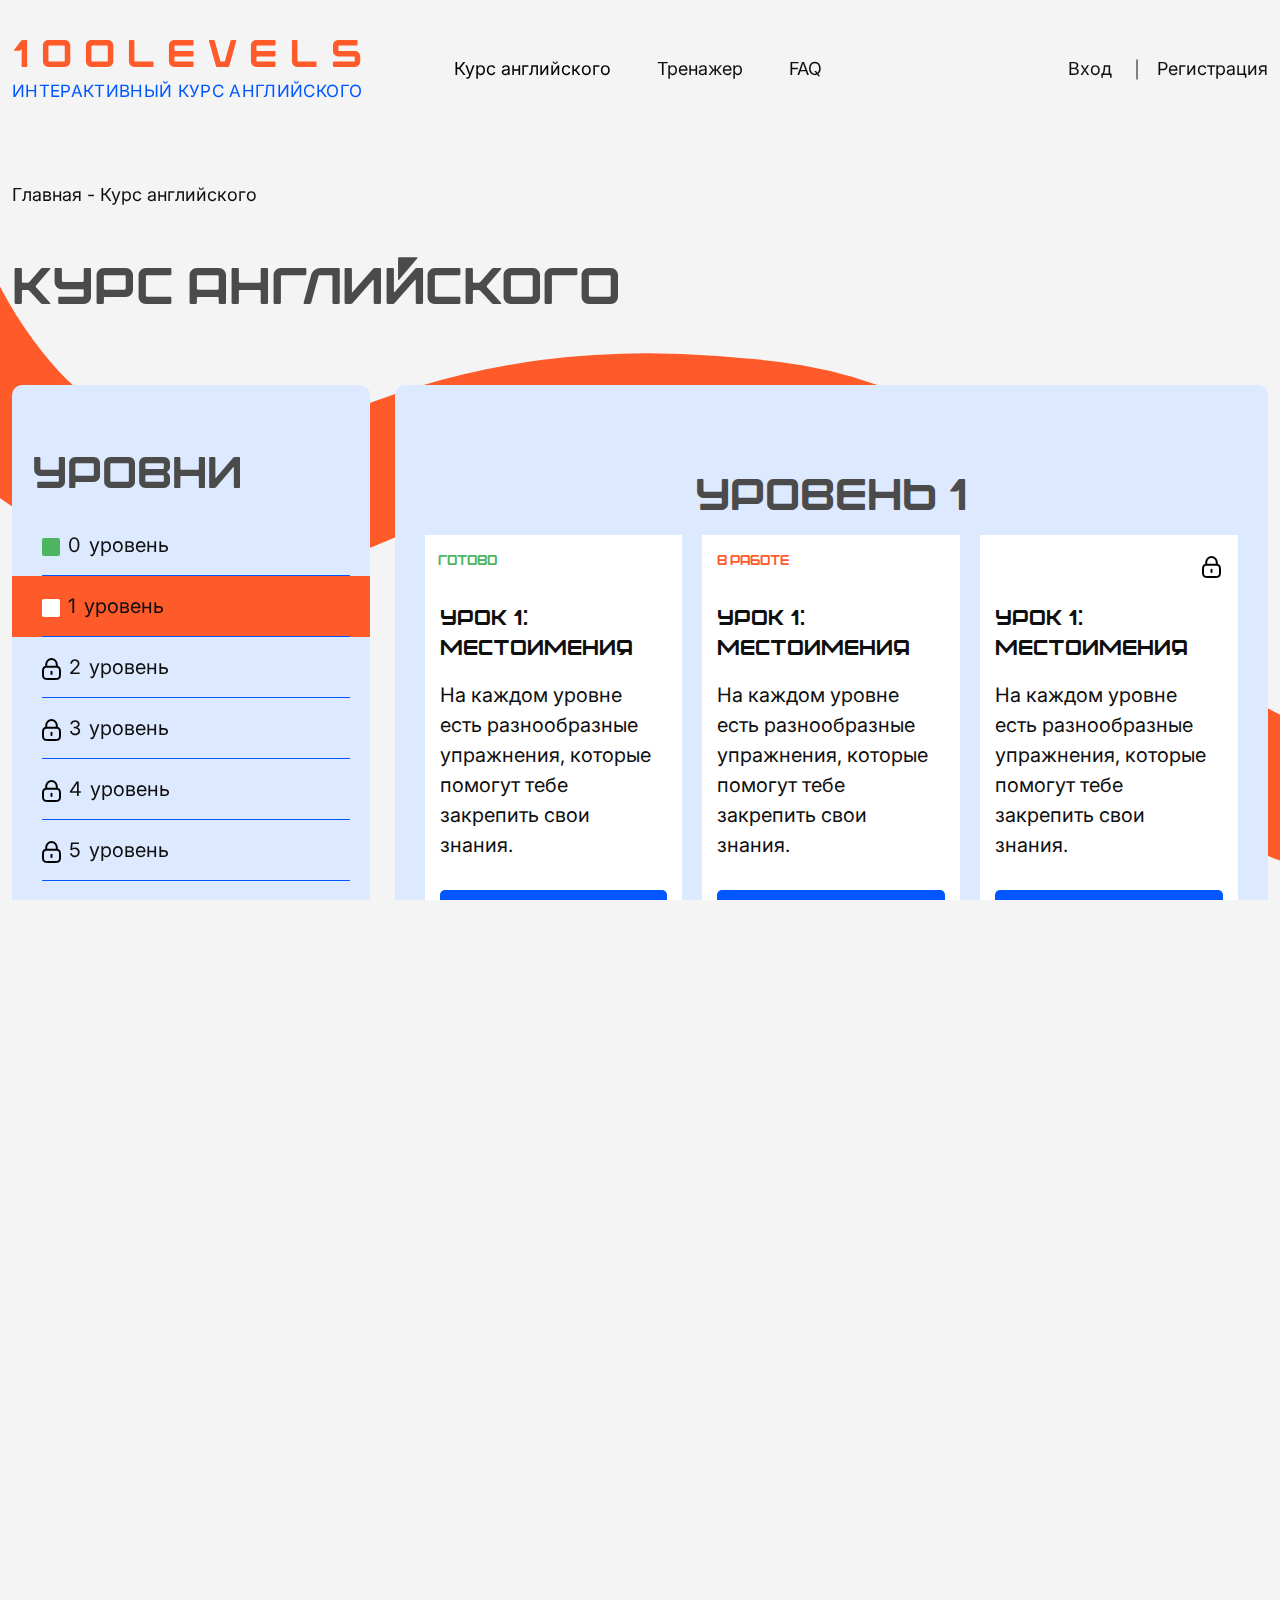
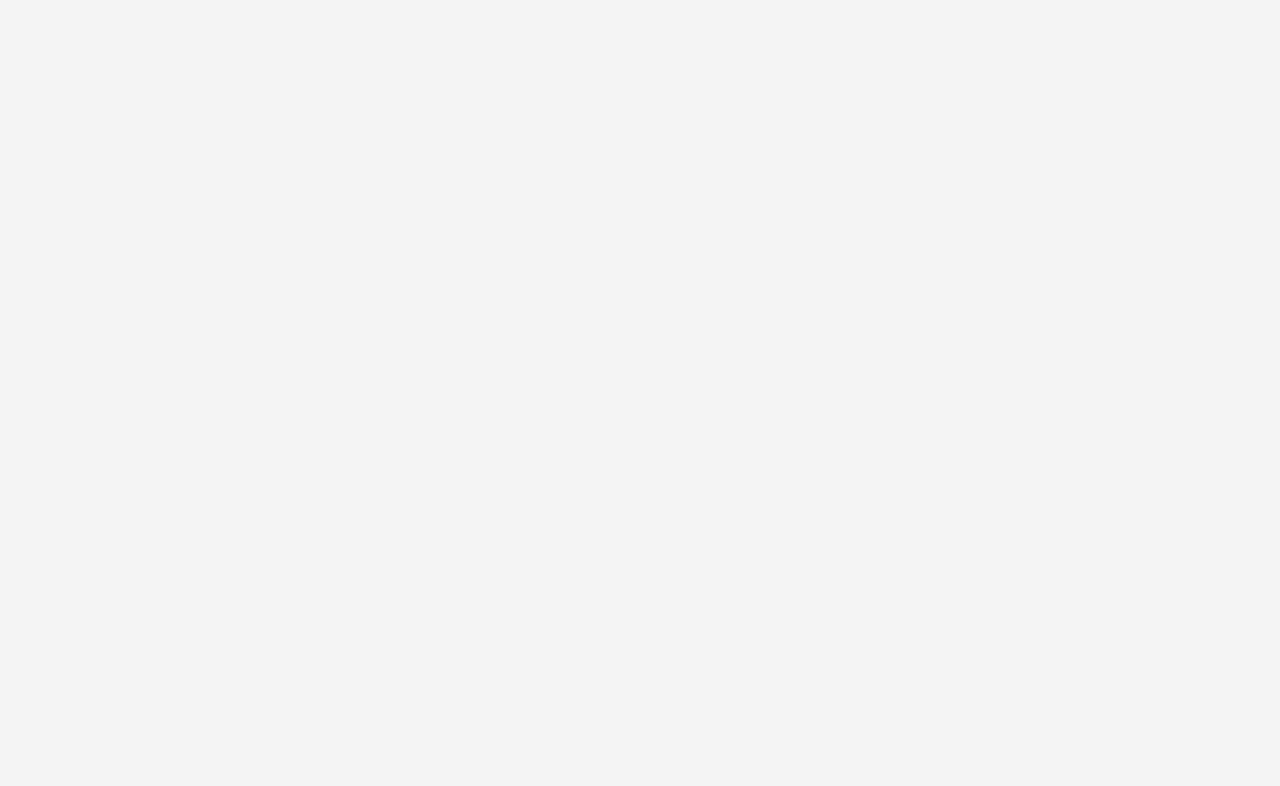
<file: lesson.html>
<!DOCTYPE html>
<html lang="en">
  <head>
    <meta charset="UTF-8" />
    <meta name="viewport" content="width=device-width, initial-scale=1.0" />
    <title>100 Levels</title>
    <link rel="preconnect" href="https://fonts.googleapis.com" />
    <link rel="preconnect" href="https://fonts.gstatic.com" crossorigin />
    <link
      href="https://fonts.googleapis.com/css2?family=Inter:ital,opsz,wght@0,14..32,100..900;1,14..32,100..900&display=swap"
      rel="stylesheet"
    />
    <link
      rel="stylesheet"
      href="https://unpkg.com/swiper/swiper-bundle.min.css"
    />
    <link
      href="https://cdn.jsdelivr.net/npm/bootstrap@5.3.3/dist/css/bootstrap.min.css"
      rel="stylesheet"
      integrity="sha384-QWTKZyjpPEjISv5WaRU9OFeRpok6YctnYmDr5pNlyT2bRjXh0JMhjY6hW+ALEwIH"
      crossorigin="anonymous"
    />
    <link rel="stylesheet" href="css/reset.css" />
    <link rel="stylesheet" href="css/fonts.css" />
    <link rel="stylesheet" href="css/style.css" />
  </head>
  <body>
    <div class="wrap">
      <header class="header">
        <div class="container-fluid">
          <div class="header-wrap">
            <div class="header-left">
              <a href="/" class="header-logo">
                <span>100LEVELs</span>
                <p>Интерактивный курс английского</p>
              </a>

              <nav class="navbar navbar-expand-lg nav-head">
                <div class="container-fluid">
                  <button
                    class="navbar-toggler"
                    type="button"
                    data-bs-toggle="offcanvas"
                    data-bs-target="#offcanvasNavbar"
                    aria-controls="offcanvasNavbar"
                    aria-label="Toggle navigation"
                  >
                    <span class="navbar-toggler-icon">
                      <img src="images/1.svg" alt="" />
                    </span>
                  </button>
                  <div
                    class="offcanvas offcanvas-end"
                    tabindex="-1"
                    id="offcanvasNavbar"
                    aria-labelledby="offcanvasNavbarLabel"
                  >
                    <div class="offcanvas-header">
                      <button
                        type="button"
                        class="btn-close"
                        data-bs-dismiss="offcanvas"
                        aria-label="Close"
                      ></button>
                    </div>
                    <div class="offcanvas-body">
                      <div class="header-right">
                        <a href="#" class="header-vhod">Вход</a>
                        <a href="#" class="header-registration">Регистрация</a>
                      </div>
                      <ul class="navbar-nav">
                        <li class="nav-item">
                          <a
                            class="nav-link active"
                            aria-current="page"
                            href="states.html"
                            >Курс английского</a
                          >
                        </li>
                        <li class="nav-item">
                          <a class="nav-link" href="states-open.html"
                            >Тренажер</a
                          >
                        </li>
                        <li class="nav-item">
                          <a class="nav-link" href="#">FAQ</a>
                        </li>
                      </ul>
                      <div class="canvas-logo">
                        <span>100LEVELs</span>
                        <p>Интерактивный курс английского</p>
                      </div>
                    </div>
                  </div>
                </div>
              </nav>
            </div>
            <div class="header-right">
              <a href="#" class="header-vhod">Вход</a>
              <a href="#" class="header-registration">Регистрация</a>
            </div>
          </div>
        </div>
      </header>
      <main class="main">
        <div class="breadcrumbs">
          <div class="container-fluid">
            <div class="breadcrumbs-row">
              <a href="">
                <span>Главная </span>
              </a>
              <div class="bread-cp">-</div>
              <a href="">
                <span>Курс английского</span>
              </a>
            </div>
          </div>
        </div>
        <div class="container-fluid">
          <h1 class="title">Курс английского</h1>
        </div>
        <section class="section lesson">
          <div class="container-fluid">
            <div class="lesson-wrap">
              <div class="side">
                <div class="side-block">
                  <div class="accordion" id="accordionExample">
                    <div class="accordion-item">
                      <h2 class="accordion-header">
                        <button
                          class="accordion-button"
                          type="button"
                          data-bs-toggle="collapse"
                          data-bs-target="#collapseOne"
                          aria-expanded="true"
                          aria-controls="collapseOne"
                        >
                          <p>Уровни</p>
                          <img
                            class="lesson-arr"
                            src="images/lesson/arrow-end.svg"
                            alt=""
                          />
                        </button>
                      </h2>
                      <div
                        id="collapseOne"
                        class="accordion-collapse side-accord collapse show"
                        data-bs-parent="#accordionExample"
                      >
                        <div class="accordion-body side-levels">
                          <a href="#" class="side-level side-level--succes">
                            <div class="side-level-item">
                              <div class="side-level-img">
                                <img src="images/lesson/bg-green.svg" alt="" />
                              </div>
                              <div class="side-level-number">0</div>
                              <div class="side-level-text">уровень</div>
                            </div>
                          </a>
                          <a href="#" class="side-level side-level--active">
                            <div class="side-level-item">
                              <div class="side-level-img">
                                <img src="images/lesson/bg-white.svg" alt="" />
                              </div>
                              <div class="side-level-number">1</div>
                              <div class="side-level-text">уровень</div>
                            </div>
                          </a>
                          <a href="#" class="side-level">
                            <div class="side-level-item">
                              <div class="side-level-img">
                                <img src="images/lesson/bg-zamok.svg" alt="" />
                              </div>
                              <div class="side-level-number">2</div>
                              <div class="side-level-text">уровень</div>
                            </div>
                          </a>
                          <a href="#" class="side-level">
                            <div class="side-level-item">
                              <div class="side-level-img">
                                <img src="images/lesson/bg-zamok.svg" alt="" />
                              </div>
                              <div class="side-level-number">3</div>
                              <div class="side-level-text">уровень</div>
                            </div>
                          </a>
                          <a href="#" class="side-level">
                            <div class="side-level-item">
                              <div class="side-level-img">
                                <img src="images/lesson/bg-zamok.svg" alt="" />
                              </div>
                              <div class="side-level-number">4</div>
                              <div class="side-level-text">уровень</div>
                            </div>
                          </a>
                          <a href="#" class="side-level">
                            <div class="side-level-item">
                              <div class="side-level-img">
                                <img src="images/lesson/bg-zamok.svg" alt="" />
                              </div>
                              <div class="side-level-number">5</div>
                              <div class="side-level-text">уровень</div>
                            </div>
                          </a>
                          <a href="#" class="side-level">
                            <div class="side-level-item">
                              <div class="side-level-img">
                                <img src="images/lesson/bg-zamok.svg" alt="" />
                              </div>
                              <div class="side-level-number">4</div>
                              <div class="side-level-text">уровень</div>
                            </div>
                          </a>
                          <a href="#" class="side-level">
                            <div class="side-level-item">
                              <div class="side-level-img">
                                <img src="images/lesson/bg-zamok.svg" alt="" />
                              </div>
                              <div class="side-level-number">5</div>
                              <div class="side-level-text">уровень</div>
                            </div>
                          </a>
                          <a href="#" class="side-level">
                            <div class="side-level-item">
                              <div class="side-level-img">
                                <img src="images/lesson/bg-zamok.svg" alt="" />
                              </div>
                              <div class="side-level-number">4</div>
                              <div class="side-level-text">уровень</div>
                            </div>
                          </a>
                          <a href="#" class="side-level">
                            <div class="side-level-item">
                              <div class="side-level-img">
                                <img src="images/lesson/bg-zamok.svg" alt="" />
                              </div>
                              <div class="side-level-number">5</div>
                              <div class="side-level-text">уровень</div>
                            </div>
                          </a>
                          <a href="#" class="side-level">
                            <div class="side-level-item">
                              <div class="side-level-img">
                                <img src="images/lesson/bg-zamok.svg" alt="" />
                              </div>
                              <div class="side-level-number">4</div>
                              <div class="side-level-text">уровень</div>
                            </div>
                          </a>
                          <a href="#" class="side-level">
                            <div class="side-level-item">
                              <div class="side-level-img">
                                <img src="images/lesson/bg-zamok.svg" alt="" />
                              </div>
                              <div class="side-level-number">5</div>
                              <div class="side-level-text">уровень</div>
                            </div>
                          </a>
                        </div>
                      </div>
                    </div>
                  </div>
                </div>
                <div class="side-banner">
                  <div class="side-banner-text">Учите английский легко</div>
                  <div class="side-banner-img">
                    <img src="images/lesson/banner.png" alt="" />
                  </div>
                </div>
              </div>
              <div class="lesson-main">
                <div class="lesson-main-title">Уровень 1</div>
                <div class="lesson-wrapper">
                  <div class="lesson-item lesson-item--succes">
                    <div class="lesson-check">Готово</div>
                    <div class="lesson-item-title">Урок 1: Местоимения</div>
                    <p>
                      На каждом уровне есть разнообразные упражнения, которые
                      помогут тебе закрепить свои знания.
                    </p>
                    <a class="btns lesson-item-btn" href="#">Перейти</a>
                  </div>
                  <div class="lesson-item lesson-item--working">
                    <div class="lesson-check">В работе</div>
                    <div class="lesson-item-title">Урок 1: Местоимения</div>
                    <p>
                      На каждом уровне есть разнообразные упражнения, которые
                      помогут тебе закрепить свои знания.
                    </p>
                    <a class="btns lesson-item-btn" href="#">Перейти</a>
                  </div>
                  <div class="lesson-item lesson-item--check">
                    <div class="lesson-check">
                      <img src="images/lesson/bg-zamok.svg" alt="" />
                    </div>
                    <div class="lesson-item-title">Урок 1: Местоимения</div>
                    <p>
                      На каждом уровне есть разнообразные упражнения, которые
                      помогут тебе закрепить свои знания.
                    </p>
                    <a class="btns lesson-item-btn" href="#">Перейти</a>
                  </div>
                  <div class="lesson-item">
                    <div class="lesson-check">
                      <img src="images/lesson/check-lesson.svg" alt="" />
                    </div>
                    <div class="lesson-item-title">Урок 1: Местоимения</div>
                    <p>
                      На каждом уровне есть разнообразные упражнения, которые
                      помогут тебе закрепить свои знания.
                    </p>
                    <a class="btns lesson-item-btn" href="#">Перейти</a>
                  </div>
                  <div class="lesson-item">
                    <div class="lesson-check">
                      <img src="images/lesson/check-lesson.svg" alt="" />
                    </div>
                    <div class="lesson-item-title">Урок 1: Местоимения</div>
                    <p>
                      На каждом уровне есть разнообразные упражнения, которые
                      помогут тебе закрепить свои знания.
                    </p>
                    <a class="btns lesson-item-btn" href="#">Перейти</a>
                  </div>
                  <div class="lesson-item">
                    <div class="lesson-check">
                      <img src="images/lesson/check-lesson.svg" alt="" />
                    </div>
                    <div class="lesson-item-title">Урок 1: Местоимения</div>
                    <p>
                      На каждом уровне есть разнообразные упражнения, которые
                      помогут тебе закрепить свои знания.
                    </p>
                    <a class="btns lesson-item-btn" href="#">Перейти</a>
                  </div>
                  <div class="lesson-item">
                    <div class="lesson-check">
                      <img src="images/lesson/check-lesson.svg" alt="" />
                    </div>
                    <div class="lesson-item-title">Урок 1: Местоимения</div>
                    <p>
                      На каждом уровне есть разнообразные упражнения, которые
                      помогут тебе закрепить свои знания.
                    </p>
                    <a class="btns lesson-item-btn" href="#">Перейти</a>
                  </div>
                  <div class="lesson-item">
                    <div class="lesson-check">
                      <img src="images/lesson/check-lesson.svg" alt="" />
                    </div>
                    <div class="lesson-item-title">Урок 1: Местоимения</div>
                    <p>
                      На каждом уровне есть разнообразные упражнения, которые
                      помогут тебе закрепить свои знания.
                    </p>
                    <a class="btns lesson-item-btn" href="#">Перейти</a>
                  </div>
                  <div class="lesson-item">
                    <div class="lesson-check">
                      <img src="images/lesson/check-lesson.svg" alt="" />
                    </div>
                    <div class="lesson-item-title">Урок 1: Местоимения</div>
                    <p>
                      На каждом уровне есть разнообразные упражнения, которые
                      помогут тебе закрепить свои знания.
                    </p>
                    <a class="btns lesson-item-btn" href="#">Перейти</a>
                  </div>
                </div>
              </div>
            </div>
          </div>
        </section>
      </main>
      <footer class="footer">
        <div class="container-fluid">
          <div class="footer-desk">
            <div class="footer-wrap">
              <div class="footer-left">
                <a href="/" class="footer-logo">
                  <span>100LEVELs</span>
                  <p>Интерактивный курс английского</p>
                </a>
                <nav class="footer-nav">
                  <ul>
                    <li>
                      <a href="#">Курс английского</a>
                    </li>
                    <li>
                      <a href="#">Тренажер</a>
                    </li>
                    <li>
                      <a href="#">FAQ</a>
                    </li>
                  </ul>
                </nav>
              </div>
              <div class="footer-right">
                <span>По всем вопросам:</span>
                <a href="mailto:info@100levels.ru">info@100levels.ru</a>
                <div class="cards">
                  <div class="cards-img">
                    <img src="images/mir.svg" alt="" />
                  </div>
                  <div class="cards-img">
                    <img src="images/visa.svg" alt="" />
                  </div>
                  <div class="cards-img">
                    <img src="images/mastercard.svg" alt="" />
                  </div>
                </div>
              </div>
            </div>
            <a href="#" class="confidince">Правовая информация</a>
          </div>
          <div class="footer-mobile">
            <a href="/" class="footer-logo">
              <span>100LEVELs</span>
              <p>Интерактивный курс английского</p>
            </a>
            <div class="footer-row">
              <nav class="footer-nav">
                <ul>
                  <li>
                    <a href="#">Курс английского</a>
                  </li>
                  <li>
                    <a href="#">Тренажер</a>
                  </li>
                  <li>
                    <a href="#">FAQ</a>
                  </li>
                </ul>
              </nav>
              <div class="footer-right">
                <span>По всем вопросам:</span>
                <a href="mailto:info@100levels.ru">info@100levels.ru</a>
              </div>
            </div>
            <div class="footer-row-2">
              <a href="#" class="confidince">Правовая информация</a>
              <div class="cards">
                <div class="cards-img">
                  <img src="images/mir.svg" alt="" />
                </div>
                <div class="cards-img">
                  <img src="images/visa.svg" alt="" />
                </div>
                <div class="cards-img">
                  <img src="images/mastercard.svg" alt="" />
                </div>
              </div>
            </div>
          </div>
        </div>
      </footer>
    </div>
  </body>
  <script src="https://unpkg.com/swiper/swiper-bundle.min.js"></script>
  <script
    src="https://cdn.jsdelivr.net/npm/bootstrap@5.3.3/dist/js/bootstrap.bundle.min.js"
    integrity="sha384-YvpcrYf0tY3lHB60NNkmXc5s9fDVZLESaAA55NDzOxhy9GkcIdslK1eN7N6jIeHz"
    crossorigin="anonymous"
  ></script>
  <script src="js/main.js"></script>
</html>
</file>
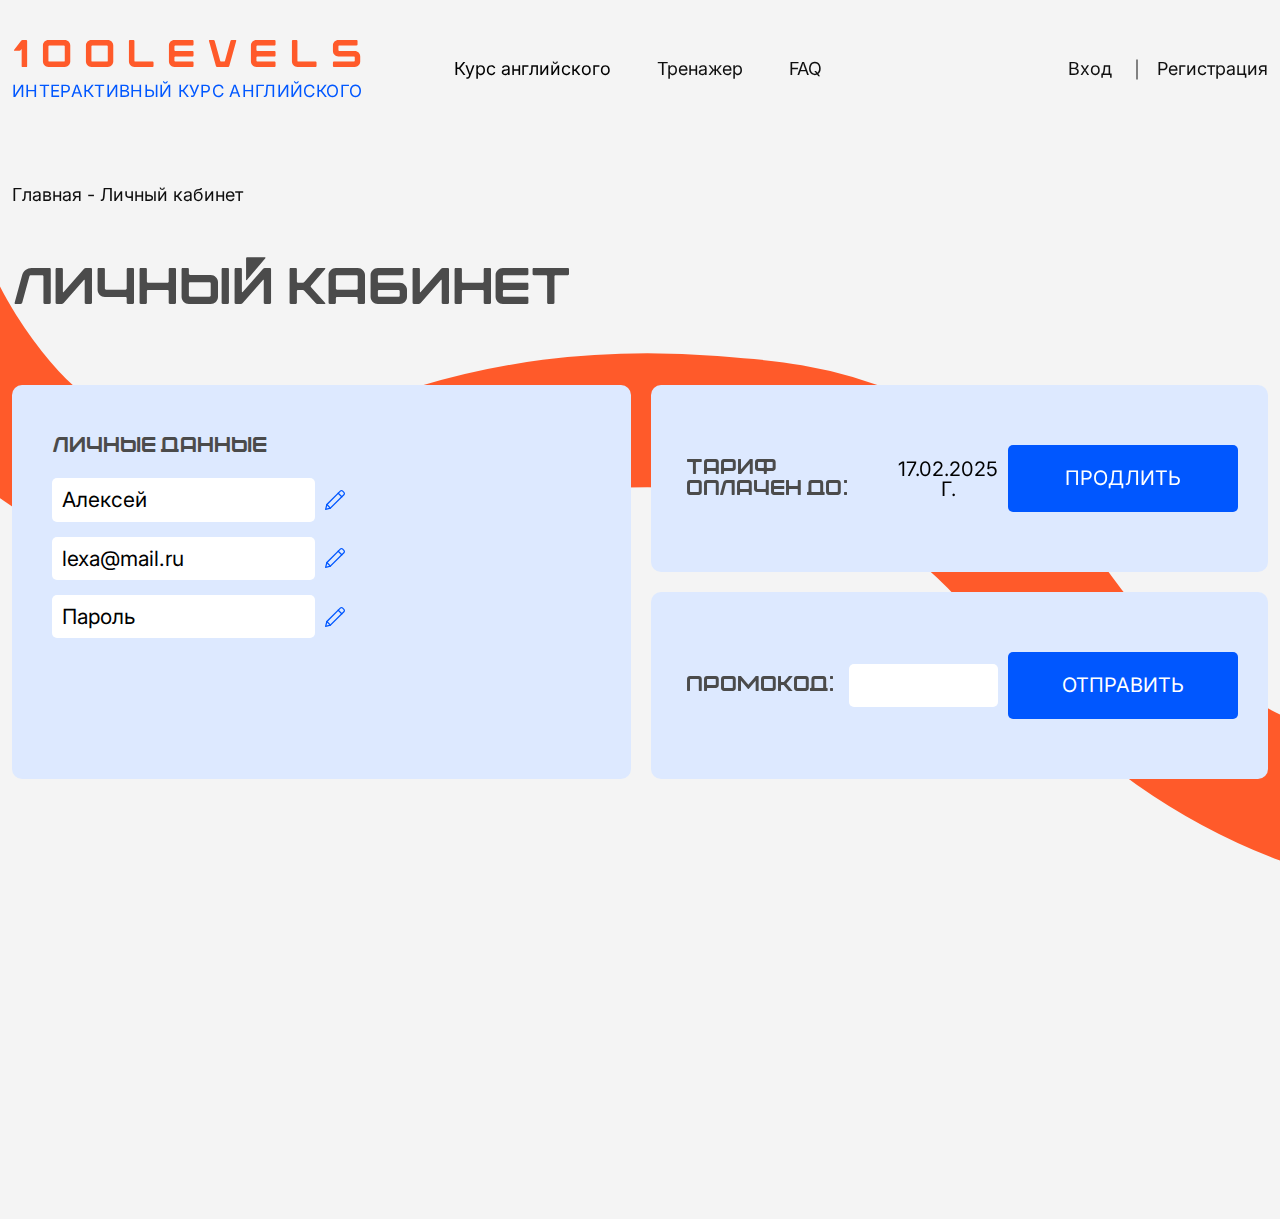
<file: personal-account.html>
<!DOCTYPE html>
<html lang="en">
  <head>
    <meta charset="UTF-8" />
    <meta name="viewport" content="width=device-width, initial-scale=1.0" />
    <title>100 Levels</title>
    <link rel="preconnect" href="https://fonts.googleapis.com" />
    <link rel="preconnect" href="https://fonts.gstatic.com" crossorigin />
    <link
      href="https://fonts.googleapis.com/css2?family=Inter:ital,opsz,wght@0,14..32,100..900;1,14..32,100..900&display=swap"
      rel="stylesheet"
    />
    <link
      rel="stylesheet"
      href="https://unpkg.com/swiper/swiper-bundle.min.css"
    />
    <link
      href="https://cdn.jsdelivr.net/npm/bootstrap@5.3.3/dist/css/bootstrap.min.css"
      rel="stylesheet"
      integrity="sha384-QWTKZyjpPEjISv5WaRU9OFeRpok6YctnYmDr5pNlyT2bRjXh0JMhjY6hW+ALEwIH"
      crossorigin="anonymous"
    />
    <link rel="stylesheet" href="css/reset.css" />
    <link rel="stylesheet" href="css/fonts.css" />
    <link rel="stylesheet" href="css/style.css" />
  </head>
  <body>
    <div class="wrap">
      <header class="header">
        <div class="container-fluid">
          <div class="header-wrap">
            <div class="header-left">
              <a href="/" class="header-logo">
                <span>100LEVELs</span>
                <p>Интерактивный курс английского</p>
              </a>

              <nav class="navbar navbar-expand-lg nav-head">
                <div class="container-fluid">
                  <button
                    class="navbar-toggler"
                    type="button"
                    data-bs-toggle="offcanvas"
                    data-bs-target="#offcanvasNavbar"
                    aria-controls="offcanvasNavbar"
                    aria-label="Toggle navigation"
                  >
                    <span class="navbar-toggler-icon">
                      <img src="images/1.svg" alt="" />
                    </span>
                  </button>
                  <div
                    class="offcanvas offcanvas-end"
                    tabindex="-1"
                    id="offcanvasNavbar"
                    aria-labelledby="offcanvasNavbarLabel"
                  >
                    <div class="offcanvas-header">
                      <button
                        type="button"
                        class="btn-close"
                        data-bs-dismiss="offcanvas"
                        aria-label="Close"
                      ></button>
                    </div>
                    <div class="offcanvas-body">
                      <div class="header-right">
                        <a href="#" class="header-vhod">Вход</a>
                        <a href="#" class="header-registration">Регистрация</a>
                      </div>
                      <ul class="navbar-nav">
                        <li class="nav-item">
                          <a
                            class="nav-link active"
                            aria-current="page"
                            href="states.html"
                            >Курс английского</a
                          >
                        </li>
                        <li class="nav-item">
                          <a class="nav-link" href="states-open.html"
                            >Тренажер</a
                          >
                        </li>
                        <li class="nav-item">
                          <a class="nav-link" href="#">FAQ</a>
                        </li>
                      </ul>
                      <div class="canvas-logo">
                        <span>100LEVELs</span>
                        <p>Интерактивный курс английского</p>
                      </div>
                    </div>
                  </div>
                </div>
              </nav>
            </div>
            <div class="header-right">
              <a href="#" class="header-vhod">Вход</a>
              <a href="#" class="header-registration">Регистрация</a>
            </div>
          </div>
        </div>
      </header>
      <main class="main">
        <div class="breadcrumbs">
          <div class="container-fluid">
            <div class="breadcrumbs-row">
              <a href="">
                <span>Главная </span>
              </a>
              <div class="bread-cp">-</div>
              <a href="">
                <span>Личный кабинет</span>
              </a>
            </div>
          </div>
        </div>
        <div class="container-fluid">
          <h1 class="title">Личный кабинет</h1>
        </div>
        <section class="section personal-account">
          <div class="container-fluid">
            <div class="personal-wrap">
              <div class="personal-left">
                <div class="personal-title">Личные данные</div>
                <form class="personal-form" action="">
                  <div class="personal-form-row">
                    <input type="text" placeholder="Алексей" />
                    <a class="personal-link" href="#">
                      <img src="images/pen.svg" alt="" />
                    </a>
                  </div>
                  <div class="personal-form-row">
                    <input type="email" placeholder="lexa@mail.ru" />
                    <a class="personal-link" href="#">
                      <img src="images/pen.svg" alt="" />
                    </a>
                  </div>
                  <div class="personal-form-row">
                    <input type="text" placeholder="Пароль" />
                    <a class="personal-link" href="#">
                      <img src="images/pen.svg" alt="" />
                    </a>
                  </div>
                </form>
              </div>
              <div class="personal-right">
                <div class="tarif">
                  <div class="tarif-text-row">
                    <div class="tarif-text">Тариф оплачен до:</div>
                    <span class="tarif-date">17.02.2025 г.</span>
                  </div>
                  <a href="#" class="tarif-btn btns">Продлить</a>
                </div>
                <div class="promokod">
                  <div class="promokod-row">
                    <div class="promokod-text">Промокод:</div>
                    <form class="promokod-form" action="">
                      <input type="text" />
                    </form>
                  </div>
                  <a href="#" class="promokod-btn btns">Отправить</a>
                </div>
              </div>
            </div>
          </div>
        </section>
      </main>
      <footer class="footer">
        <div class="container-fluid">
          <div class="footer-desk">
            <div class="footer-wrap">
              <div class="footer-left">
                <a href="/" class="footer-logo">
                  <span>100LEVELs</span>
                  <p>Интерактивный курс английского</p>
                </a>
                <nav class="footer-nav">
                  <ul>
                    <li>
                      <a href="#">Курс английского</a>
                    </li>
                    <li>
                      <a href="#">Тренажер</a>
                    </li>
                    <li>
                      <a href="#">FAQ</a>
                    </li>
                  </ul>
                </nav>
              </div>
              <div class="footer-right">
                <span>По всем вопросам:</span>
                <a href="mailto:info@100levels.ru">info@100levels.ru</a>
                <div class="cards">
                  <div class="cards-img">
                    <img src="images/mir.svg" alt="" />
                  </div>
                  <div class="cards-img">
                    <img src="images/visa.svg" alt="" />
                  </div>
                  <div class="cards-img">
                    <img src="images/mastercard.svg" alt="" />
                  </div>
                </div>
              </div>
            </div>
            <a href="#" class="confidince">Правовая информация</a>
          </div>
          <div class="footer-mobile">
            <a href="/" class="footer-logo">
              <span>100LEVELs</span>
              <p>Интерактивный курс английского</p>
            </a>
            <div class="footer-row">
              <nav class="footer-nav">
                <ul>
                  <li>
                    <a href="#">Курс английского</a>
                  </li>
                  <li>
                    <a href="#">Тренажер</a>
                  </li>
                  <li>
                    <a href="#">FAQ</a>
                  </li>
                </ul>
              </nav>
              <div class="footer-right">
                <span>По всем вопросам:</span>
                <a href="mailto:info@100levels.ru">info@100levels.ru</a>
              </div>
            </div>
            <div class="footer-row-2">
              <a href="#" class="confidince">Правовая информация</a>
              <div class="cards">
                <div class="cards-img">
                  <img src="images/mir.svg" alt="" />
                </div>
                <div class="cards-img">
                  <img src="images/visa.svg" alt="" />
                </div>
                <div class="cards-img">
                  <img src="images/mastercard.svg" alt="" />
                </div>
              </div>
            </div>
          </div>
        </div>
      </footer>
    </div>
  </body>
  <script src="https://unpkg.com/swiper/swiper-bundle.min.js"></script>
  <script
    src="https://cdn.jsdelivr.net/npm/bootstrap@5.3.3/dist/js/bootstrap.bundle.min.js"
    integrity="sha384-YvpcrYf0tY3lHB60NNkmXc5s9fDVZLESaAA55NDzOxhy9GkcIdslK1eN7N6jIeHz"
    crossorigin="anonymous"
  ></script>
  <script src="js/main.js"></script>
</html>
</file>
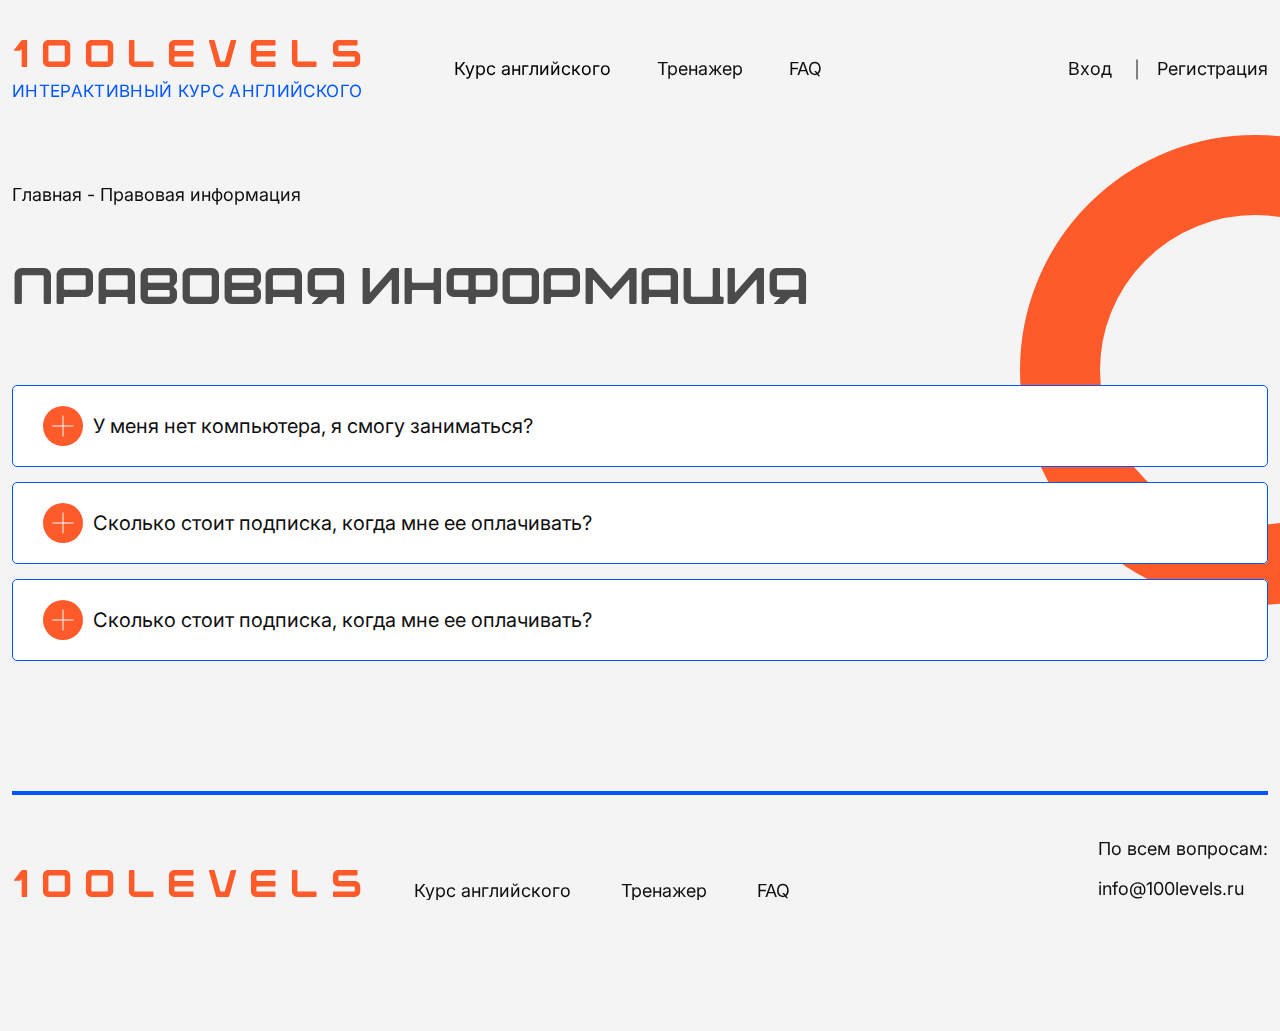
<file: pravo.html>
<!DOCTYPE html>
<html lang="en">
  <head>
    <meta charset="UTF-8" />
    <meta name="viewport" content="width=device-width, initial-scale=1.0" />
    <title>100 Levels</title>
    <link rel="preconnect" href="https://fonts.googleapis.com" />
    <link rel="preconnect" href="https://fonts.gstatic.com" crossorigin />
    <link
      href="https://fonts.googleapis.com/css2?family=Inter:ital,opsz,wght@0,14..32,100..900;1,14..32,100..900&display=swap"
      rel="stylesheet"
    />
    <link
      rel="stylesheet"
      href="https://unpkg.com/swiper/swiper-bundle.min.css"
    />
    <link
      href="https://cdn.jsdelivr.net/npm/bootstrap@5.3.3/dist/css/bootstrap.min.css"
      rel="stylesheet"
      integrity="sha384-QWTKZyjpPEjISv5WaRU9OFeRpok6YctnYmDr5pNlyT2bRjXh0JMhjY6hW+ALEwIH"
      crossorigin="anonymous"
    />
    <link rel="stylesheet" href="css/reset.css" />
    <link rel="stylesheet" href="css/fonts.css" />
    <link rel="stylesheet" href="css/style.css" />
  </head>
  <body>
    <div class="wrap">
      <header class="header">
        <div class="container-fluid">
          <div class="header-wrap">
            <div class="header-left">
              <a href="/" class="header-logo">
                <span>100LEVELs</span>
                <p>Интерактивный курс английского</p>
              </a>

              <nav class="navbar navbar-expand-lg nav-head">
                <div class="container-fluid">
                  <button
                    class="navbar-toggler"
                    type="button"
                    data-bs-toggle="offcanvas"
                    data-bs-target="#offcanvasNavbar"
                    aria-controls="offcanvasNavbar"
                    aria-label="Toggle navigation"
                  >
                    <span class="navbar-toggler-icon">
                      <img src="images/1.svg" alt="" />
                    </span>
                  </button>
                  <div
                    class="offcanvas offcanvas-end"
                    tabindex="-1"
                    id="offcanvasNavbar"
                    aria-labelledby="offcanvasNavbarLabel"
                  >
                    <div class="offcanvas-header">
                      <button
                        type="button"
                        class="btn-close"
                        data-bs-dismiss="offcanvas"
                        aria-label="Close"
                      ></button>
                    </div>
                    <div class="offcanvas-body">
                      <div class="header-right">
                        <a href="#" class="header-vhod">Вход</a>
                        <a href="#" class="header-registration">Регистрация</a>
                      </div>
                      <ul class="navbar-nav">
                        <li class="nav-item">
                          <a
                            class="nav-link active"
                            aria-current="page"
                            href="states.html"
                            >Курс английского</a
                          >
                        </li>
                        <li class="nav-item">
                          <a class="nav-link" href="states-open.html"
                            >Тренажер</a
                          >
                        </li>
                        <li class="nav-item">
                          <a class="nav-link" href="#">FAQ</a>
                        </li>
                      </ul>
                      <div class="canvas-logo">
                        <span>100LEVELs</span>
                        <p>Интерактивный курс английского</p>
                      </div>
                    </div>
                  </div>
                </div>
              </nav>
            </div>
            <div class="header-right">
              <a href="#" class="header-vhod">Вход</a>
              <a href="#" class="header-registration">Регистрация</a>
            </div>
          </div>
        </div>
      </header>
      <main class="main">
        <div class="breadcrumbs">
          <div class="container-fluid">
            <div class="breadcrumbs-row">
              <a href="">
                <span>Главная </span>
              </a>
              <div class="bread-cp">-</div>
              <a href="">
                <span>Правовая информация</span>
              </a>
            </div>
          </div>
        </div>
        <div class="container-fluid">
          <h1 class="title">Правовая информация</h1>
        </div>
        <section class="section question question-2">
          <div class="container-fluid">
            <div class="accordion acc-question" id="accordionExample">
              <div class="accordion-item">
                <h2 class="accordion-header">
                  <button
                    class="accordion-button collapsed"
                    type="button"
                    data-bs-toggle="collapse"
                    data-bs-target="#collapseOne"
                    aria-expanded="false"
                    aria-controls="collapseOne"
                  >
                    <div class="question-btn"></div>
                    <p>У меня нет компьютера, я смогу заниматься?</p>
                  </button>
                </h2>
                <div
                  id="collapseOne"
                  class="accordion-collapse collapse"
                  data-bs-parent="#accordionExample"
                >
                  <div class="accordion-body">
                    Наша система распознавания речи позволит тебе проходить
                    упражнения устно или письменно, обеспечивая всестороннюю
                    практику.
                  </div>
                </div>
              </div>
              <div class="accordion-item">
                <h2 class="accordion-header">
                  <button
                    class="accordion-button collapsed"
                    type="button"
                    data-bs-toggle="collapse"
                    data-bs-target="#collapseTwo"
                    aria-expanded="false"
                    aria-controls="collapseTwo"
                  >
                    <div class="question-btn"></div>
                    <p>Сколько стоит подписка, когда мне ее оплачивать?</p>
                  </button>
                </h2>
                <div
                  id="collapseTwo"
                  class="accordion-collapse collapse"
                  data-bs-parent="#accordionExample"
                >
                  <div class="accordion-body">
                    Наша система распознавания речи позволит тебе проходить
                    упражнения устно или письменно, обеспечивая всестороннюю
                    практику.
                  </div>
                </div>
              </div>
              <div class="accordion-item">
                <h2 class="accordion-header">
                  <button
                    class="accordion-button collapsed"
                    type="button"
                    data-bs-toggle="collapse"
                    data-bs-target="#collapseThree"
                    aria-expanded="false"
                    aria-controls="collapseThree"
                  >
                    <div class="question-btn"></div>
                    <p>Сколько стоит подписка, когда мне ее оплачивать?</p>
                  </button>
                </h2>
                <div
                  id="collapseThree"
                  class="accordion-collapse collapse"
                  data-bs-parent="#accordionExample"
                >
                  <div class="accordion-body">
                    Наша система распознавания речи позволит тебе проходить
                    упражнения устно или письменно, обеспечивая всестороннюю
                    практику.
                  </div>
                </div>
              </div>
            </div>
          </div>
        </section>
      </main>
      <footer class="footer">
        <div class="container-fluid">
          <div class="footer-desk">
            <div class="footer-wrap">
              <div class="footer-left">
                <a href="/" class="footer-logo">
                  <span>100LEVELs</span>
                  <p>Интерактивный курс английского</p>
                </a>
                <nav class="footer-nav">
                  <ul>
                    <li>
                      <a href="#">Курс английского</a>
                    </li>
                    <li>
                      <a href="#">Тренажер</a>
                    </li>
                    <li>
                      <a href="#">FAQ</a>
                    </li>
                  </ul>
                </nav>
              </div>
              <div class="footer-right">
                <span>По всем вопросам:</span>
                <a href="mailto:info@100levels.ru">info@100levels.ru</a>
                <div class="cards">
                  <div class="cards-img">
                    <img src="images/mir.svg" alt="" />
                  </div>
                  <div class="cards-img">
                    <img src="images/visa.svg" alt="" />
                  </div>
                  <div class="cards-img">
                    <img src="images/mastercard.svg" alt="" />
                  </div>
                </div>
              </div>
            </div>
            <a href="#" class="confidince">Правовая информация</a>
          </div>
          <div class="footer-mobile">
            <a href="/" class="footer-logo">
              <span>100LEVELs</span>
              <p>Интерактивный курс английского</p>
            </a>
            <div class="footer-row">
              <nav class="footer-nav">
                <ul>
                  <li>
                    <a href="#">Курс английского</a>
                  </li>
                  <li>
                    <a href="#">Тренажер</a>
                  </li>
                  <li>
                    <a href="#">FAQ</a>
                  </li>
                </ul>
              </nav>
              <div class="footer-right">
                <span>По всем вопросам:</span>
                <a href="mailto:info@100levels.ru">info@100levels.ru</a>
              </div>
            </div>
            <div class="footer-row-2">
              <a href="#" class="confidince">Правовая информация</a>
              <div class="cards">
                <div class="cards-img">
                  <img src="images/mir.svg" alt="" />
                </div>
                <div class="cards-img">
                  <img src="images/visa.svg" alt="" />
                </div>
                <div class="cards-img">
                  <img src="images/mastercard.svg" alt="" />
                </div>
              </div>
            </div>
          </div>
        </div>
      </footer>
    </div>
  </body>
  <script src="https://unpkg.com/swiper/swiper-bundle.min.js"></script>
  <script
    src="https://cdn.jsdelivr.net/npm/bootstrap@5.3.3/dist/js/bootstrap.bundle.min.js"
    integrity="sha384-YvpcrYf0tY3lHB60NNkmXc5s9fDVZLESaAA55NDzOxhy9GkcIdslK1eN7N6jIeHz"
    crossorigin="anonymous"
  ></script>
  <script src="js/main.js"></script>
</html>
</file>
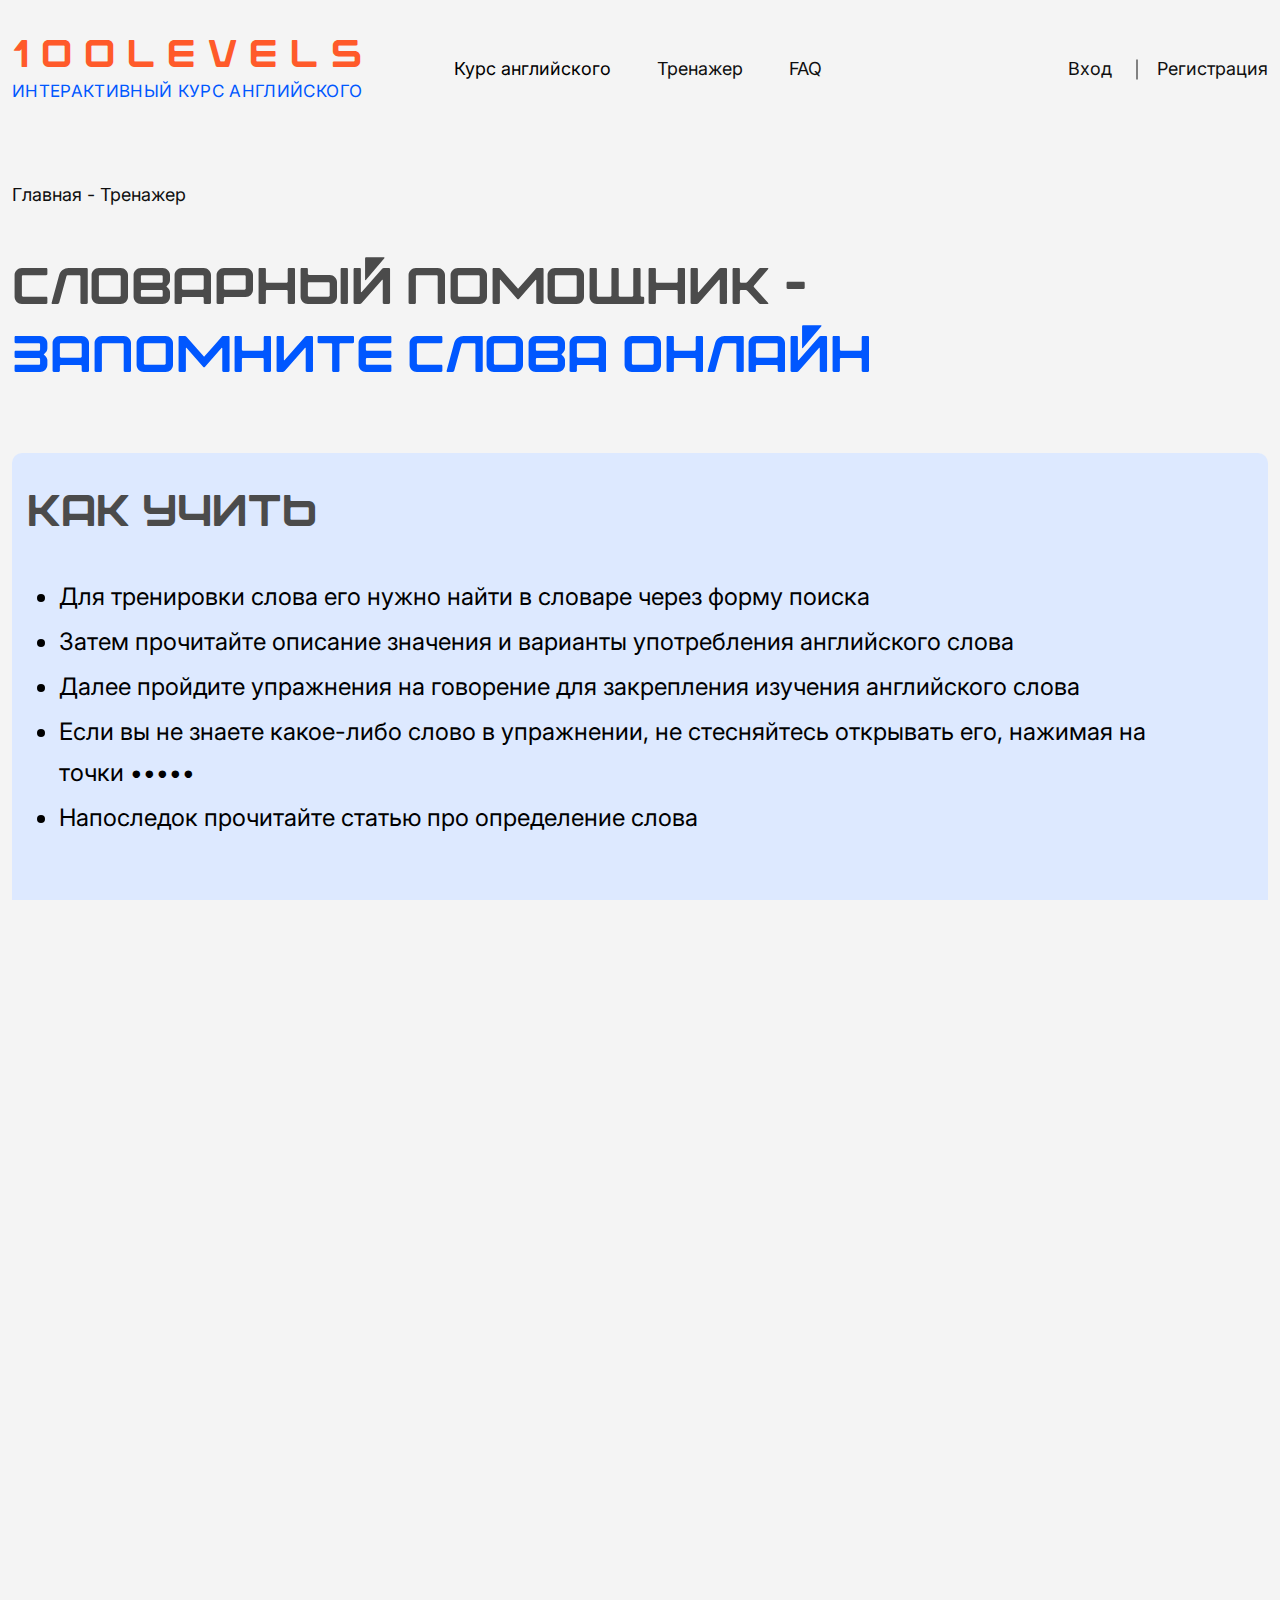
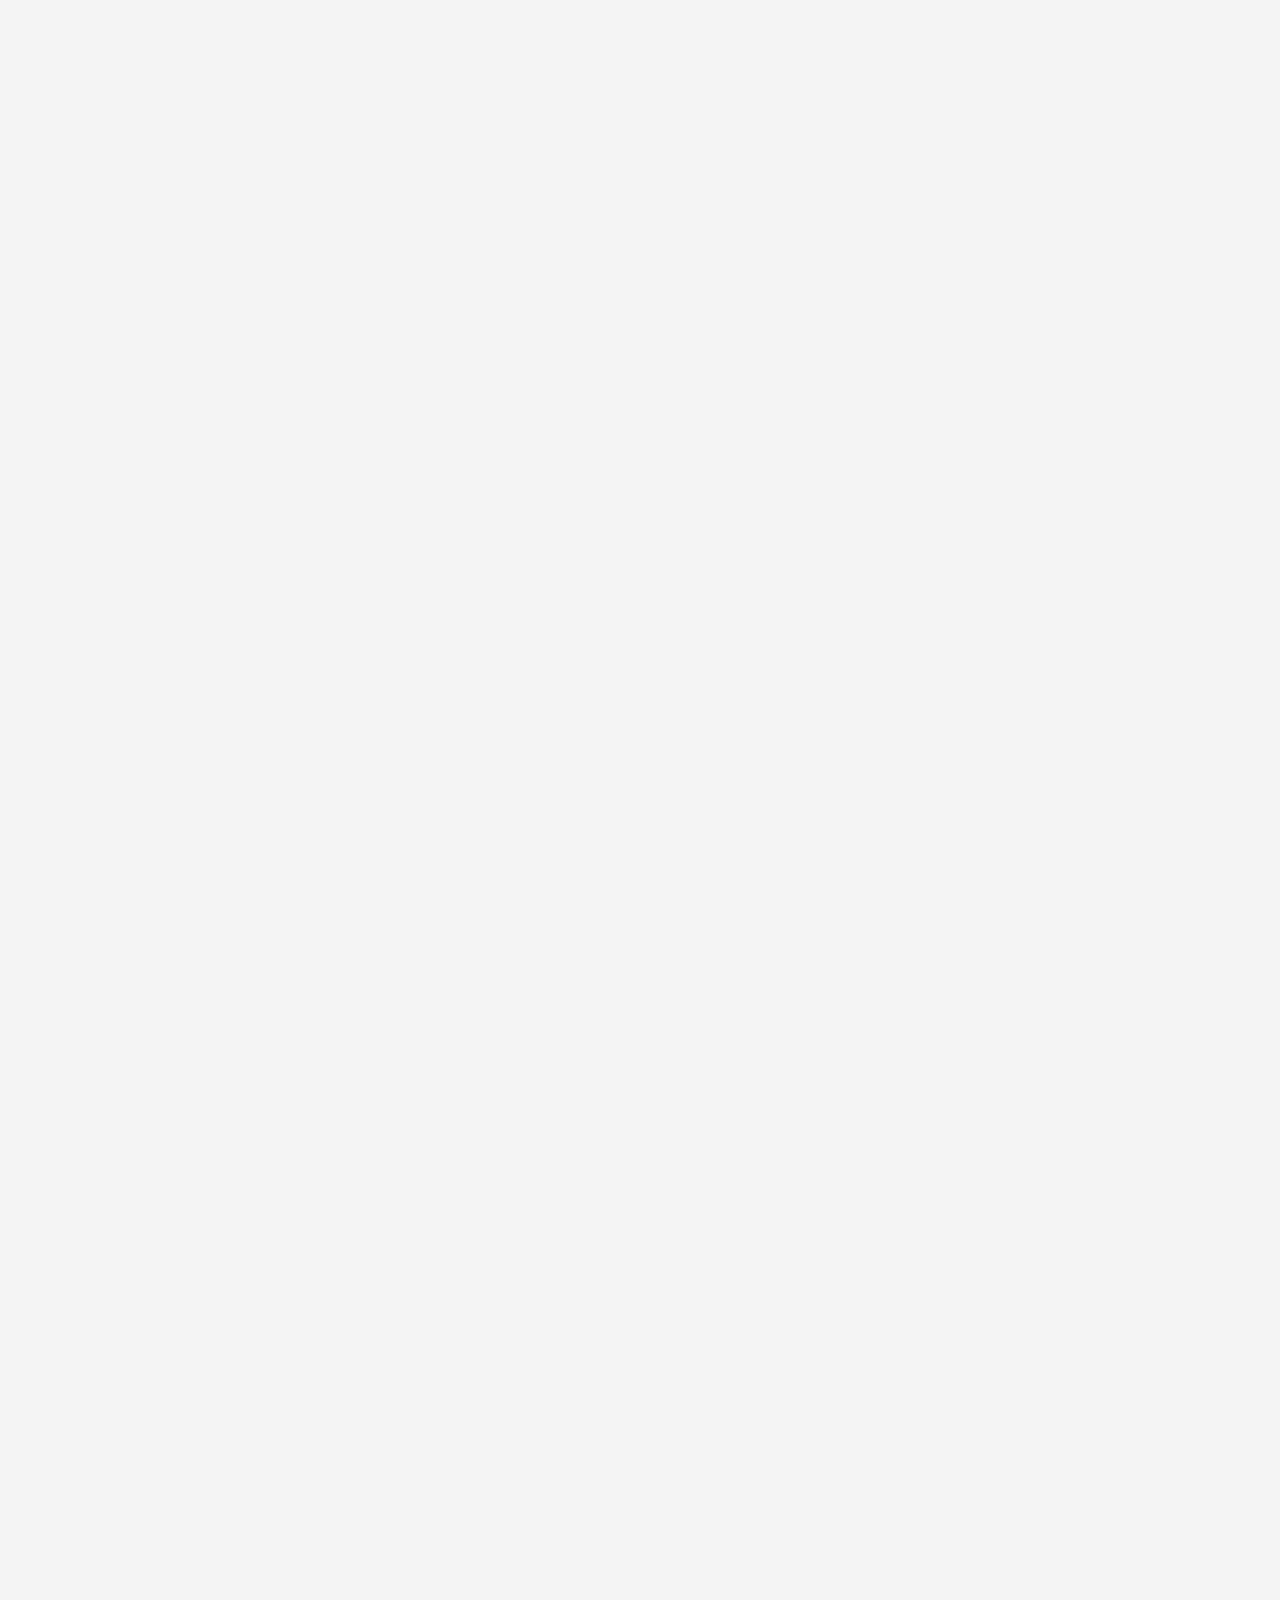
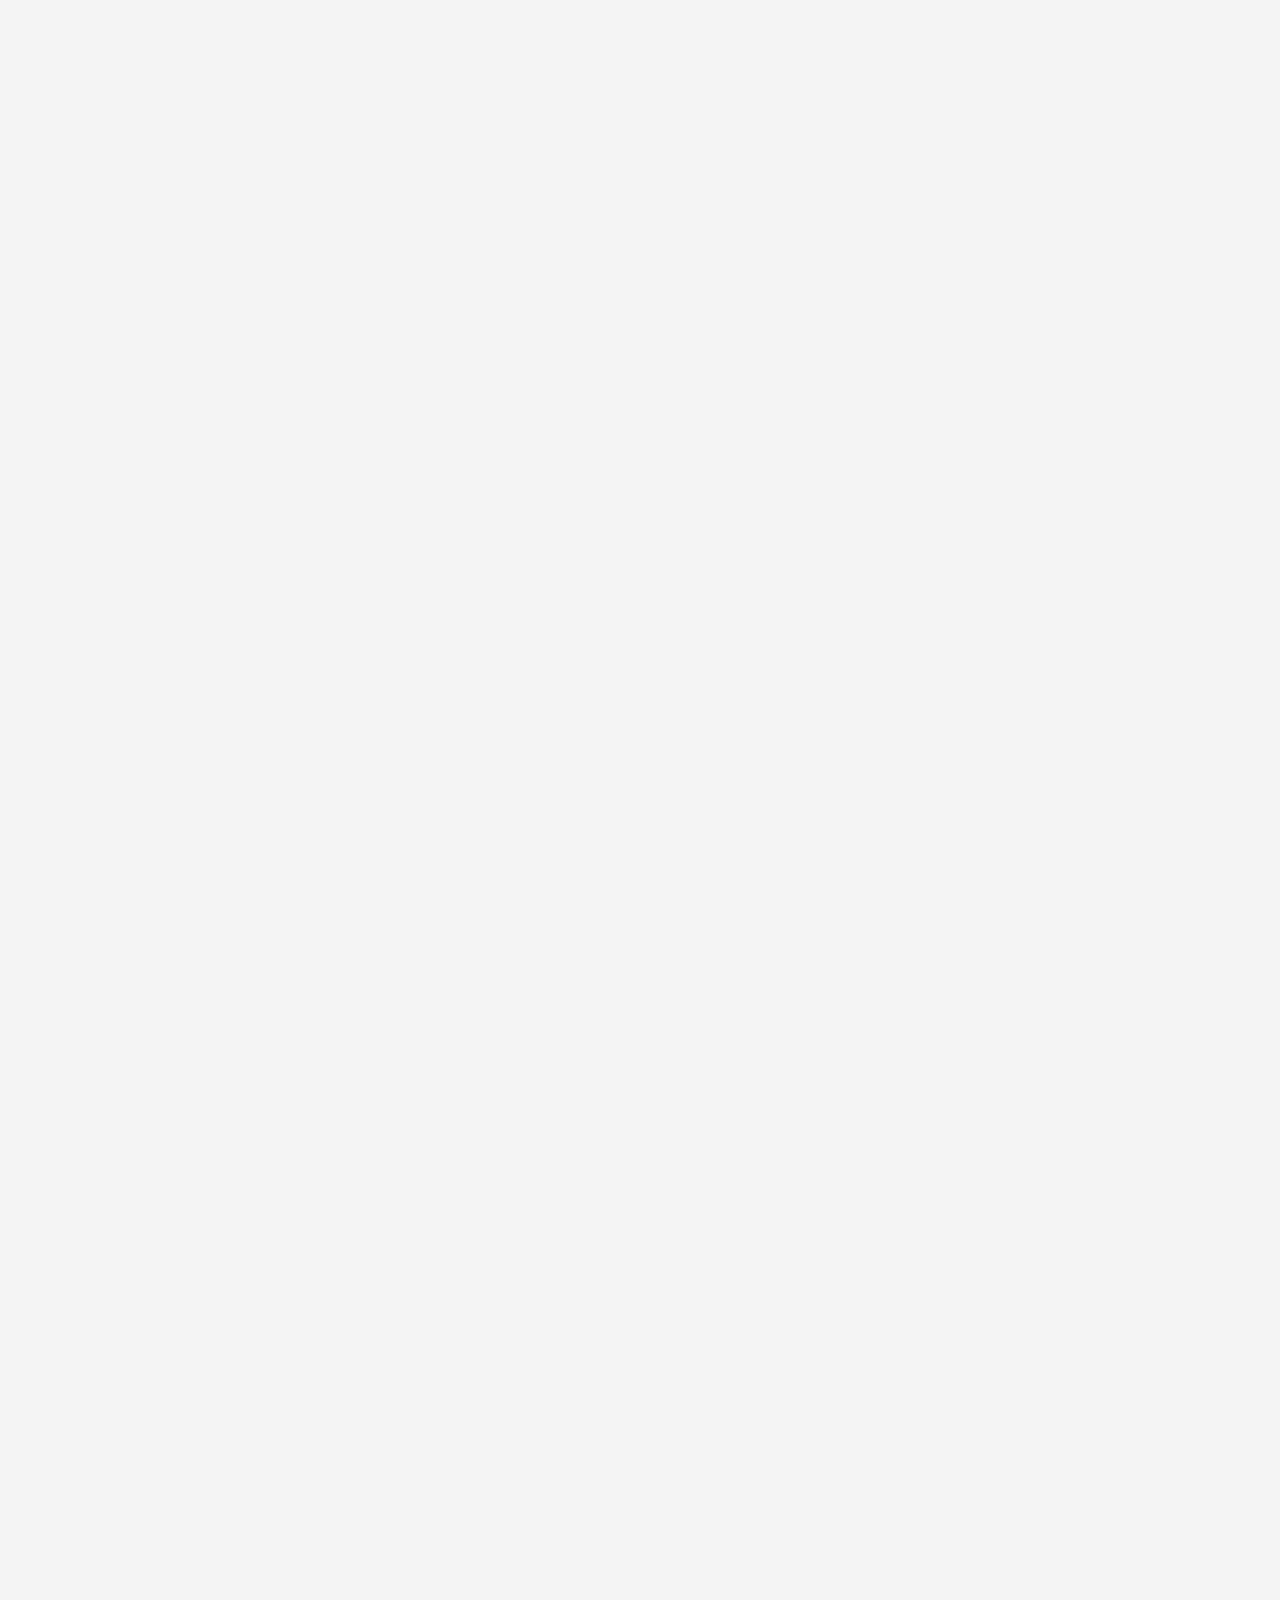
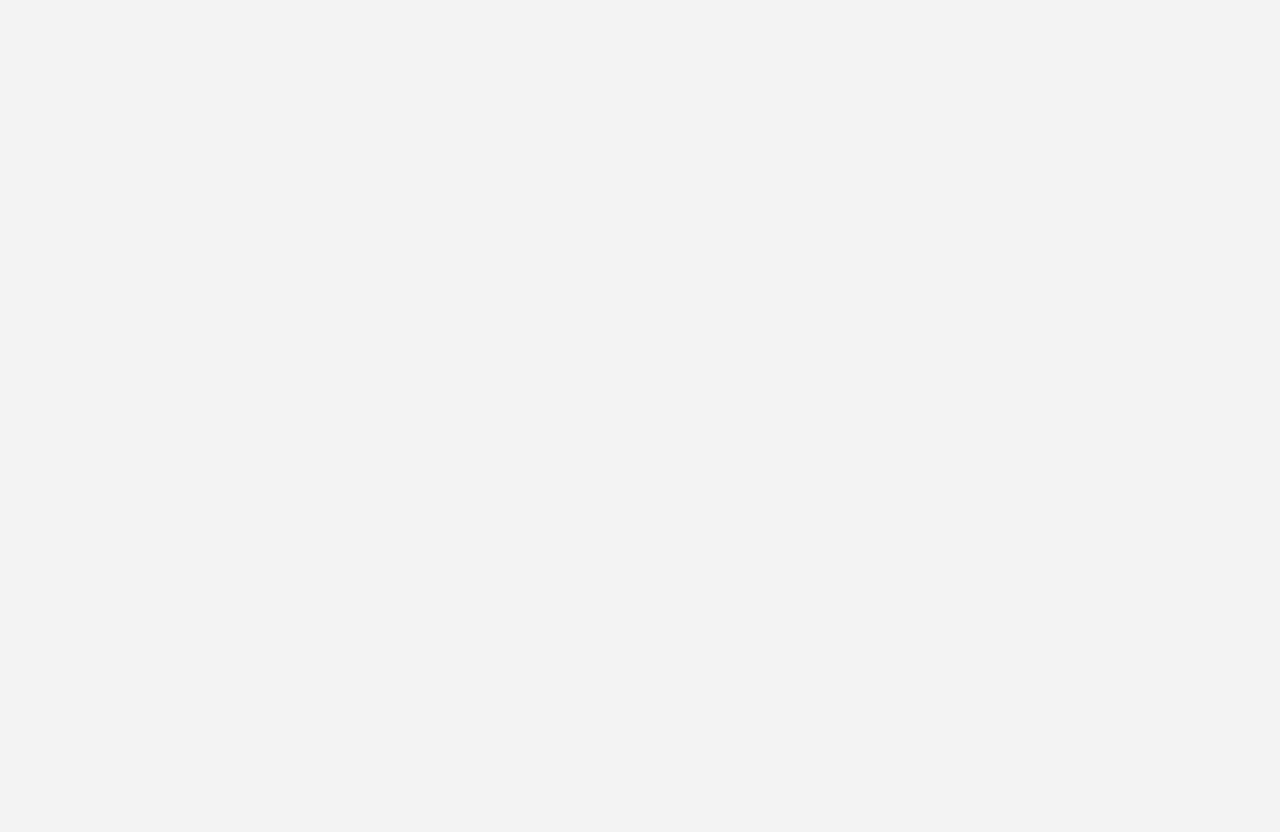
<file: simulator.html>
<!DOCTYPE html>
<html lang="en">
  <head>
    <meta charset="UTF-8" />
    <meta name="viewport" content="width=device-width, initial-scale=1.0" />
    <title>100 Levels</title>
    <link rel="preconnect" href="https://fonts.googleapis.com" />
    <link rel="preconnect" href="https://fonts.gstatic.com" crossorigin />
    <link
      href="https://fonts.googleapis.com/css2?family=Inter:ital,opsz,wght@0,14..32,100..900;1,14..32,100..900&display=swap"
      rel="stylesheet"
    />
    <link
      rel="stylesheet"
      href="https://unpkg.com/swiper/swiper-bundle.min.css"
    />
    <link
      href="https://cdn.jsdelivr.net/npm/bootstrap@5.3.3/dist/css/bootstrap.min.css"
      rel="stylesheet"
      integrity="sha384-QWTKZyjpPEjISv5WaRU9OFeRpok6YctnYmDr5pNlyT2bRjXh0JMhjY6hW+ALEwIH"
      crossorigin="anonymous"
    />
    <link rel="stylesheet" href="css/reset.css" />
    <link rel="stylesheet" href="css/fonts.css" />
    <link rel="stylesheet" href="css/style.css" />
  </head>
  <body>
    <div class="wrap">
      <header class="header">
        <div class="container-fluid">
          <div class="header-wrap">
            <div class="header-left">
              <a href="/" class="header-logo">
                <span>100LEVELs</span>
                <p>Интерактивный курс английского</p>
              </a>

              <nav class="navbar navbar-expand-lg nav-head">
                <div class="container-fluid">
                  <button
                    class="navbar-toggler"
                    type="button"
                    data-bs-toggle="offcanvas"
                    data-bs-target="#offcanvasNavbar"
                    aria-controls="offcanvasNavbar"
                    aria-label="Toggle navigation"
                  >
                    <span class="navbar-toggler-icon">
                      <img src="images/1.svg" alt="" />
                    </span>
                  </button>
                  <div
                    class="offcanvas offcanvas-end"
                    tabindex="-1"
                    id="offcanvasNavbar"
                    aria-labelledby="offcanvasNavbarLabel"
                  >
                    <div class="offcanvas-header">
                      <button
                        type="button"
                        class="btn-close"
                        data-bs-dismiss="offcanvas"
                        aria-label="Close"
                      ></button>
                    </div>
                    <div class="offcanvas-body">
                      <div class="header-right">
                        <a href="#" class="header-vhod">Вход</a>
                        <a href="#" class="header-registration">Регистрация</a>
                      </div>
                      <ul class="navbar-nav">
                        <li class="nav-item">
                          <a
                            class="nav-link active"
                            aria-current="page"
                            href="states.html"
                            >Курс английского</a
                          >
                        </li>
                        <li class="nav-item">
                          <a class="nav-link" href="states-open.html"
                            >Тренажер</a
                          >
                        </li>
                        <li class="nav-item">
                          <a class="nav-link" href="#">FAQ</a>
                        </li>
                      </ul>
                      <div class="canvas-logo">
                        <span>100LEVELs</span>
                        <p>Интерактивный курс английского</p>
                      </div>
                    </div>
                  </div>
                </div>
              </nav>
            </div>
            <div class="header-right">
              <a href="#" class="header-vhod">Вход</a>
              <a href="#" class="header-registration">Регистрация</a>
            </div>
          </div>
        </div>
      </header>
      <main class="main">
        <div class="breadcrumbs">
          <div class="container-fluid">
            <div class="breadcrumbs-row">
              <a href="">
                <span>Главная </span>
              </a>
              <div class="bread-cp">-</div>
              <a href="">
                <span>Тренажер</span>
              </a>
            </div>
          </div>
        </div>
        <div class="container-fluid title-lesson">
          <h1 class="title title-2">Словарный помощник -</h1>
          <div class="title title-blue">запомните слова онлайн</div>
        </div>

        <section class="section simulator-how">
          <div class="container-fluid">
            <div class="simulator-how-wrapper">
              <div class="simulator-title">Как учить</div>
              <ul>
                <li>
                  Для тренировки слова его нужно найти в словаре через форму
                  поиска
                </li>
                <li>
                  Затем прочитайте описание значения и варианты употребления
                  английского слова
                </li>
                <li>
                  Далее пройдите упражнения на говорение для закрепления
                  изучения английского слова
                </li>
                <li>
                  Если вы не знаете какое-либо слово в упражнении, не
                  стесняйтесь открывать его, нажимая на точки •••••
                </li>
                <li>Напоследок прочитайте статью про определение слова</li>
              </ul>
            </div>
          </div>
        </section>

        <section class="section simulator-search">
          <div class="container-fluid">
            <div class="simulator-search-title">
              Введите слово на английском
            </div>
            <form class="simulator-form" action="">
              <input type="text" />
              <button class="btns simulator-form-btn">Найти</button>
            </form>
            <div class="simulator-voice-row">
              <a class="simulator-voice-icon" href="#">
                <img src="images/lesson/voice.svg" alt="" />
              </a>
              <div class="simulator-voice-text">
                <p class="text">run <span>[rʌn]</span></p>
                <div class="dash"></div>
                <p class="text-2">бегать, бежать, беги</p>
              </div>
            </div>
            <div class="simulator-voices-acting">
              <span>Выбор голоса озвучки:</span>
              <div class="simulator-voices-acting-select">
                <select name="" id="">
                  <option value="">
                    Даниэль (английский, (Великобритания))
                  </option>
                  <option value="">
                    Даниэль (английский, (Великобритания))
                  </option>
                  <option value="">
                    Даниэль (английский, (Великобритания))
                  </option>
                </select>
              </div>
            </div>
          </div>
        </section>

        <section class="section simulator-values">
          <div class="container-fluid">
            <div class="simulator-values-title">
              Все значения слова <span>run:</span>
            </div>
            <div class="simulator-values-text">
              - работать, бежать, управлять, бегать, идти, проходить, убегать,
              вести, проводить, течь, двигаться, руководить, ходить, вращаться,
              участвовать, спасаться бегством, расплываться, гнать, линять,
              передвигаться, курсировать, лететь, быстро распространяться,
              проливаться, проливать, струиться, сочиться, пролегать,
              преодолевать, эксплуатировать, ввозить, травить, гласить,
              выпускать металл, плавить, обегать, подгонять, заставить
              двигаться, катиться, покатить, покатиться, идти гладко, следовать,
              плавать, промелькнуть, нестись, проноситься, пронестись, лить,
              литься, наливать, растечься, расстилаться, тянуться, простираться,
              прокладывать, пробиваться сквозь, прорывать, обвиваться,
              действовать, направлять движение, нести нагрузку, печатать,
              баллотироваться на выборах, сметывать, спуститься, продевать,
              втыкать, вонзать, заплатить не сразу, задолжать, содержать,
              поставлять, перевозить, транспортировать, публиковать, встречать
            </div>
          </div>
        </section>

        <section class="section simulator-banner">
          <div class="container-fluid">
            <div class="simulator-banner-wrap">
              <div class="simulator-banner-wrapper">
                <div class="simulator-banner-title">
                  Учите английский легко!
                </div>
                <div class="simulator-banner-img">
                  <img src="images/lesson/banner-vomen.png" alt="" />
                </div>
              </div>
            </div>
          </div>
        </section>

        <section class="section simulator-exercise">
          <div class="container-fluid">
            <div class="simulator-exercise-title">Упражнение</div>
            <div class="exercise-lissen-read">
              <div class="exercise-lissen-read-icon">
                <span>?</span>
              </div>
              <p>Проговорите или напишите фразу <span>“Я бегу”</span></p>
            </div>
            <div class="exercise-read-how">
              <p>Я бегу</p>
              <div class="exercise-read-how-dash"></div>
              <div class="exercise-read-how-boxs">
                <div class="read-how-boxs-blue"><span>?</span></div>
                <div class="read-how-boxs-space"></div>
                <div class="read-how-boxs-blue"><span>?</span></div>
                <div class="read-how-boxs-blue"><span>?</span></div>
                <div class="read-how-boxs-blue"><span>?</span></div>
              </div>
            </div>
            <div class="exercise-micro">
              <img src="images/lesson/micro.svg" alt="" />
            </div>
            <form class="exercise-form" action="">
              <textarea name="" id=""></textarea>
              <div class="exercise-form-buttons">
                <div class="exercise-form-mode">
                  <div class="exercise-mode-text">Выберите режим:</div>
                  <div class="exercise-mode-btns">
                    <div class="exercise-mode-link-voice active">
                      <svg
                        width="31"
                        height="31"
                        viewBox="0 0 31 31"
                        fill="none"
                        xmlns="http://www.w3.org/2000/svg"
                      >
                        <path
                          d="M28.4536 0.856934H8.15272C7.73796 0.856934 7.34019 1.0217 7.04691 1.31498C6.75363 1.60826 6.58887 2.00603 6.58887 2.42079V16.8616C6.58887 17.2771 6.75394 17.6756 7.04777 17.9695C7.3416 18.2633 7.74012 18.4284 8.15565 18.4284H12.446V22.8212L18.3032 18.4284H28.4536C28.8683 18.4284 29.2661 18.2636 29.5594 17.9703C29.8527 17.677 30.0174 17.2793 30.0174 16.8645V2.42079C30.0174 2.00603 29.8527 1.60826 29.5594 1.31498C29.2661 1.0217 28.8683 0.856934 28.4536 0.856934Z"
                          fill="white"
                        />
                        <path
                          d="M7.81517 9.64307H2.43539C1.49487 9.64307 0.732422 10.4055 0.732422 11.346V22.583C0.732422 23.5235 1.49487 24.2859 2.43539 24.2859H7.81517C8.75569 24.2859 9.51814 23.5235 9.51814 22.583V11.346C9.51814 10.4055 8.75569 9.64307 7.81517 9.64307Z"
                          fill="white"
                        />
                        <path
                          d="M28.454 0.125H8.15314C7.54456 0.126161 6.96124 0.368433 6.53091 0.798765C6.10058 1.2291 5.8583 1.81242 5.85714 2.421V8.91071H2.43511C1.78951 8.91149 1.17059 9.16829 0.714082 9.6248C0.257579 10.0813 0.000775022 10.7002 0 11.3458V22.5828C0.000775022 23.2283 0.257579 23.8473 0.714082 24.3038C1.17059 24.7603 1.78951 25.0171 2.43511 25.0179H4.39286V29.4107H2.19643C2.00225 29.4107 1.81603 29.4879 1.67873 29.6252C1.54142 29.7625 1.46429 29.9487 1.46429 30.1429C1.46429 30.337 1.54142 30.5233 1.67873 30.6606C1.81603 30.7979 2.00225 30.875 2.19643 30.875H8.05357C8.24775 30.875 8.43397 30.7979 8.57127 30.6606C8.70858 30.5233 8.78571 30.337 8.78571 30.1429C8.78571 29.9487 8.70858 29.7625 8.57127 29.6252C8.43397 29.4879 8.24775 29.4107 8.05357 29.4107H5.85714V25.0179H7.81489C8.46049 25.0171 9.07941 24.7603 9.53592 24.3038C9.99242 23.8473 10.2492 23.2283 10.25 22.5828V19.1607H11.7143V22.8214C11.7143 22.9573 11.7521 23.0905 11.8235 23.2061C11.8948 23.3216 11.997 23.4151 12.1184 23.476C12.2204 23.5266 12.3326 23.5531 12.4464 23.5536C12.6048 23.5536 12.759 23.5022 12.8857 23.4071L18.5481 19.1607H28.454C29.0626 19.1596 29.6459 18.9173 30.0762 18.4869C30.5066 18.0566 30.7488 17.4733 30.75 16.8647V2.421C30.7488 1.81242 30.5066 1.2291 30.0762 0.798765C29.6459 0.368433 29.0626 0.126161 28.454 0.125ZM7.81489 23.5536H2.43511C2.17763 23.5536 1.9307 23.4513 1.74863 23.2692C1.56657 23.0872 1.46429 22.8402 1.46429 22.5828V20.625H2.79679C2.99096 20.625 3.17719 20.5479 3.31449 20.4106C3.45179 20.2733 3.52893 20.087 3.52893 19.8929C3.52893 19.6987 3.45179 19.5125 3.31449 19.3752C3.17719 19.2379 2.99096 19.1607 2.79679 19.1607H1.46429V17.6964H2.79679C2.99096 17.6964 3.17719 17.6193 3.31449 17.482C3.45179 17.3447 3.52893 17.1585 3.52893 16.9643C3.52893 16.7701 3.45179 16.5839 3.31449 16.4466C3.17719 16.3093 2.99096 16.2321 2.79679 16.2321H1.46429V14.7679H2.79679C2.99096 14.7679 3.17719 14.6907 3.31449 14.5534C3.45179 14.4161 3.52893 14.2299 3.52893 14.0357C3.52893 13.8415 3.45179 13.6553 3.31449 13.518C3.17719 13.3807 2.99096 13.3036 2.79679 13.3036H1.46429V11.3458C1.46429 11.0883 1.56657 10.8414 1.74863 10.6593C1.9307 10.4773 2.17763 10.375 2.43511 10.375H7.81489C8.07237 10.375 8.3193 10.4773 8.50137 10.6593C8.68343 10.8414 8.78571 11.0883 8.78571 11.3458V13.3036H7.45321C7.25904 13.3036 7.07281 13.3807 6.93551 13.518C6.79821 13.6553 6.72107 13.8415 6.72107 14.0357C6.72107 14.2299 6.79821 14.4161 6.93551 14.5534C7.07281 14.6907 7.25904 14.7679 7.45321 14.7679H8.78571V16.2321H7.45321C7.25904 16.2321 7.07281 16.3093 6.93551 16.4466C6.79821 16.5839 6.72107 16.7701 6.72107 16.9643C6.72107 17.1585 6.79821 17.3447 6.93551 17.482C7.07281 17.6193 7.25904 17.6964 7.45321 17.6964H8.78571V19.1607H7.45321C7.25904 19.1607 7.07281 19.2379 6.93551 19.3752C6.79821 19.5125 6.72107 19.6987 6.72107 19.8929C6.72107 20.087 6.79821 20.2733 6.93551 20.4106C7.07281 20.5479 7.25904 20.625 7.45321 20.625H8.78571V22.5828C8.78571 22.8402 8.68343 23.0872 8.50137 23.2692C8.3193 23.4513 8.07237 23.5536 7.81489 23.5536ZM29.2857 16.8647C29.2853 17.0852 29.1976 17.2965 29.0417 17.4524C28.8858 17.6083 28.6745 17.696 28.454 17.6964H18.3036C18.1452 17.6964 17.991 17.7478 17.8643 17.8429L13.1786 21.3571V18.4286C13.1786 18.2344 13.1014 18.0482 12.9641 17.9109C12.8268 17.7736 12.6406 17.6964 12.4464 17.6964H10.25V11.3458C10.2492 10.7002 9.99242 10.0813 9.53592 9.6248C9.07941 9.16829 8.46049 8.91149 7.81489 8.91071H7.32143V2.421C7.32182 2.20053 7.40957 1.98921 7.56546 1.83332C7.72135 1.67742 7.93268 1.58967 8.15314 1.58929H28.454C28.6745 1.58967 28.8858 1.67742 29.0417 1.83332C29.1976 1.98921 29.2853 2.20053 29.2857 2.421V16.8647Z"
                          fill="black"
                        />
                        <path
                          d="M27.0893 4.51807H10.9821C10.788 4.51807 10.6017 4.5952 10.4644 4.73251C10.3271 4.86981 10.25 5.05603 10.25 5.25021C10.25 5.44439 10.3271 5.63061 10.4644 5.76791C10.6017 5.90522 10.788 5.98235 10.9821 5.98235H27.0893C27.2835 5.98235 27.4697 5.90522 27.607 5.76791C27.7443 5.63061 27.8214 5.44439 27.8214 5.25021C27.8214 5.05603 27.7443 4.86981 27.607 4.73251C27.4697 4.5952 27.2835 4.51807 27.0893 4.51807Z"
                          fill="black"
                        />
                        <path
                          d="M27.089 7.44629H15.3747C15.1805 7.44629 14.9943 7.52342 14.857 7.66073C14.7197 7.79803 14.6426 7.98426 14.6426 8.17843C14.6426 8.37261 14.7197 8.55883 14.857 8.69614C14.9943 8.83344 15.1805 8.91057 15.3747 8.91057H27.089C27.2832 8.91057 27.4694 8.83344 27.6067 8.69614C27.744 8.55883 27.8212 8.37261 27.8212 8.17843C27.8212 7.98426 27.744 7.79803 27.6067 7.66073C27.4694 7.52342 27.2832 7.44629 27.089 7.44629Z"
                          fill="black"
                        />
                        <path
                          d="M27.0889 10.375H12.446C12.2518 10.375 12.0656 10.4521 11.9283 10.5894C11.791 10.7267 11.7139 10.913 11.7139 11.1071C11.7139 11.3013 11.791 11.4875 11.9283 11.6248C12.0656 11.7622 12.2518 11.8393 12.446 11.8393H27.0889C27.283 11.8393 27.4693 11.7622 27.6066 11.6248C27.7439 11.4875 27.821 11.3013 27.821 11.1071C27.821 10.913 27.7439 10.7267 27.6066 10.5894C27.4693 10.4521 27.283 10.375 27.0889 10.375Z"
                          fill="black"
                        />
                        <path
                          d="M27.0891 13.3037H18.3034C18.1093 13.3037 17.923 13.3808 17.7857 13.5182C17.6484 13.6555 17.5713 13.8417 17.5713 14.0359C17.5713 14.23 17.6484 14.4163 17.7857 14.5536C17.923 14.6909 18.1093 14.768 18.3034 14.768H27.0891C27.2833 14.768 27.4695 14.6909 27.6068 14.5536C27.7442 14.4163 27.8213 14.23 27.8213 14.0359C27.8213 13.8417 27.7442 13.6555 27.6068 13.5182C27.4695 13.3808 27.2833 13.3037 27.0891 13.3037Z"
                          fill="black"
                        />
                      </svg>
                    </div>
                    <div class="exercise-mode-link-keyboard">
                      <svg
                        width="34"
                        height="34"
                        viewBox="0 0 34 34"
                        fill="none"
                        xmlns="http://www.w3.org/2000/svg"
                      >
                        <path
                          fill-rule="evenodd"
                          clip-rule="evenodd"
                          d="M16.4782 7.12261V2.42069C16.4782 2.14176 16.719 1.90268 17 1.90268H22.5396V0.508047C22.5396 -0.169349 23.5832 -0.169349 23.5832 0.508047V2.42069C23.5832 2.69962 23.3424 2.9387 23.0614 2.9387H17.5218V7.12261H33.4782C33.7792 7.12261 34 7.34177 34 7.64062V23.0613C34 23.3403 33.7792 23.5793 33.4782 23.5793H32.294C32.294 24.5357 32.314 28.859 32.2538 29.1977C31.9728 31.1104 30.1865 33.9993 26.2527 33.9993C23.804 33.9993 20.9941 32.8039 20.4923 30.2736C20.4923 30.2338 20.0307 27.7433 19.2078 26.5678C18.7863 25.9303 17.2208 24.1372 17.0803 23.5793H16.4782C16.3377 24.0575 14.7721 25.9303 14.3506 26.5678C13.5277 27.7433 13.0661 30.2338 13.0661 30.2736C12.4038 33.6407 7.74734 34.6767 4.85714 33.5809C1.76623 32.3656 1.3046 29.2974 1.28453 29.118L1.26446 23.5793C0.822904 23.5793 0 23.6989 0 23.0613V7.64062C0 7.34177 0.24085 7.12261 0.521842 7.12261H16.4782ZM31.2503 23.0813V21.8261C31.2503 21.3878 30.889 21.0491 30.4475 21.0491C30.0862 21.0491 29.7851 21.2881 29.6848 21.6268V23.3004C29.6848 23.9778 28.621 23.9579 28.621 23.3004L28.6411 20.5709C28.6411 20.1326 28.2999 19.774 27.8583 19.774C27.477 19.774 27.1759 20.0131 27.0756 20.3517V23.3004C27.0756 23.9778 26.0118 23.9579 26.0118 23.3004C26.0118 22.3441 25.9516 21.1686 26.0519 20.2521V19.4353C26.0519 18.3993 24.4463 18.3993 24.4463 19.4353V23.3004C24.4463 23.9579 23.4026 23.9579 23.4026 23.3004V15.6299C23.4026 14.5939 21.7969 14.5939 21.7969 15.6299V23.5793C21.7969 24.0973 21.1547 24.2567 20.8737 23.8981C20.3117 23.2207 18.0838 21.7862 18.0638 23.0813C18.0437 23.4797 18.5053 23.918 19.0071 24.5755C19.4286 25.1134 19.8701 25.6713 20.0708 26.01C21.0142 27.3449 21.4959 29.9747 21.5159 30.0744C22.0378 32.8039 26.1122 33.4613 28.32 32.6046C30.6883 31.7081 31.17 29.3571 31.2302 29.0782C31.2704 28.6 31.2503 24.7349 31.2503 23.9579V23.0813ZM32.294 22.5433H32.9764V8.15863H1.04368V22.5433H1.26446V21.8261C1.26446 20.4912 2.72963 19.6146 3.91381 20.1924C4.13459 19.0368 5.49941 18.3993 6.54309 18.9372C6.84416 17.8812 8.10862 17.3234 9.11216 17.8016V15.6299C9.11216 14.6337 9.93506 13.8169 10.9587 13.8169C11.9622 13.8169 12.7851 14.6337 12.7851 15.6299V22.4238C14.0094 21.5272 15.4144 21.1487 16.1771 22.0452C16.2975 22.2046 16.3979 22.364 16.4581 22.5433H17.1004C17.3613 21.7663 18.0437 21.3081 19.3282 21.6468C19.4085 21.6667 20.0106 21.8659 20.7733 22.4238V15.6299C20.7733 14.6337 21.5962 13.8169 22.5998 13.8169C23.6234 13.8169 24.4463 14.6337 24.4463 15.6299V17.8016C25.4498 17.3234 26.7143 17.8812 27.0153 18.9372C28.059 18.3993 29.4038 19.0368 29.6446 20.1924C30.8288 19.6146 32.294 20.4912 32.294 21.8261V22.5433ZM2.30815 23.0414V24.0177L2.32822 29.0782C2.38843 29.377 2.87013 31.6882 5.23849 32.6046C7.44628 33.4613 11.5207 32.8039 12.0425 30.0744C12.0626 29.9747 12.5443 27.3449 13.4876 25.9901C13.7285 25.6314 15.294 23.659 15.4746 23.3403C15.575 23.1012 15.5549 22.3242 14.5112 22.6429C14.3908 22.6828 13.4475 23.0414 12.6848 23.8981C12.3837 24.2567 11.7615 24.0973 11.7615 23.5793L11.7414 15.6299C11.7414 14.5939 10.1558 14.5939 10.1558 15.6299V23.3004C10.1558 23.9579 9.11216 23.9579 9.11216 23.3004V19.4353C9.11216 18.3993 7.50649 18.3993 7.50649 19.4353V20.2521C7.58678 21.1686 7.54664 22.3441 7.54664 23.3004C7.54664 23.9778 6.48288 23.9579 6.48288 23.3004V20.3517C6.38253 20.0131 6.08146 19.774 5.70012 19.774C5.25856 19.774 4.89728 20.1326 4.89728 20.5709L4.93743 23.3004C4.93743 23.9778 3.87367 23.9579 3.87367 23.3004V21.6268C3.77332 21.2881 3.47225 21.0491 3.09091 21.0491C2.64935 21.0491 2.30815 21.3878 2.30815 21.8261V23.0414ZM5.70012 12.8207H2.549C2.24793 12.8207 2.02715 12.5816 2.02715 12.3027V9.4138C2.02715 9.13488 2.24793 8.8958 2.549 8.8958H5.70012C5.98111 8.8958 6.22196 9.13488 6.22196 9.4138V12.3027C6.22196 12.5816 5.98111 12.8207 5.70012 12.8207ZM3.07084 11.7847H5.17828V9.93181H3.07084V11.7847ZM10.9587 12.8207H7.78749C7.50649 12.8207 7.28571 12.5816 7.28571 12.3027V9.4138C7.28571 9.13488 7.50649 8.8958 7.78749 8.8958H10.9587C11.2397 8.8958 11.4805 9.13488 11.4805 9.4138V12.3027C11.4805 12.5816 11.2397 12.8207 10.9587 12.8207ZM8.30933 11.7847H10.4368V9.93181H8.30933V11.7847ZM16.2172 12.8207H13.046C12.7651 12.8207 12.5242 12.5816 12.5242 12.3027V9.4138C12.5242 9.13488 12.7651 8.8958 13.046 8.8958H16.2172C16.4982 8.8958 16.7391 9.13488 16.7391 9.4138V12.3027C16.7391 12.5816 16.4982 12.8207 16.2172 12.8207ZM13.5679 11.7847H15.6954V9.93181H13.5679V11.7847ZM21.4557 12.8207H18.3046C18.0236 12.8207 17.7828 12.5816 17.7828 12.3027V9.4138C17.7828 9.13488 18.0236 8.8958 18.3046 8.8958H21.4557C21.7568 8.8958 21.9776 9.13488 21.9776 9.4138V12.3027C21.9776 12.5816 21.7568 12.8207 21.4557 12.8207ZM18.8264 11.7847H20.954V9.93181H18.8264V11.7847ZM26.7143 12.8207H23.5632C23.2621 12.8207 23.0413 12.5816 23.0413 12.3027V9.4138C23.0413 9.13488 23.2621 8.8958 23.5632 8.8958H26.7143C26.9953 8.8958 27.2361 9.13488 27.2361 9.4138V12.3027C27.2361 12.5816 26.9953 12.8207 26.7143 12.8207ZM24.085 11.7847H26.1924V9.93181H24.085V11.7847ZM31.9728 12.8207H28.8017C28.5207 12.8207 28.2999 12.5816 28.2999 12.3027V9.4138C28.2999 9.13488 28.5207 8.8958 28.8017 8.8958H31.9728C32.2538 8.8958 32.4947 9.13488 32.4947 9.4138V12.3027C32.4947 12.5816 32.2538 12.8207 31.9728 12.8207ZM29.3235 11.7847H31.451V9.93181H29.3235V11.7847ZM5.70012 18.2598H2.549C2.24793 18.2598 2.02715 18.0207 2.02715 17.7418V14.8529C2.02715 14.574 2.24793 14.3349 2.549 14.3349H5.70012C5.98111 14.3349 6.22196 14.574 6.22196 14.8529V17.7418C6.22196 18.0207 5.98111 18.2598 5.70012 18.2598ZM3.07084 17.2238H5.17828V15.3709H3.07084V17.2238ZM31.9126 18.6184H29.0024C28.7214 18.6184 28.4805 18.3993 28.4805 18.1004V14.3349C28.4805 14.036 28.7214 13.8169 29.0024 13.8169H31.9126C32.1936 13.8169 32.4345 14.036 32.4345 14.3349V18.1004C32.4345 18.3993 32.1936 18.6184 31.9126 18.6184ZM29.5242 17.5824H31.3908V14.833H29.5242V17.5824ZM19.2479 20.9694H14.7521C14.4711 20.9694 14.2503 20.7303 14.2503 20.4514V18.4391C14.2503 18.1602 14.4711 17.9211 14.7521 17.9211H19.2479C19.549 17.9211 19.7698 18.1602 19.7698 18.4391V20.4514C19.7698 20.7303 19.549 20.9694 19.2479 20.9694ZM15.2739 19.9334H18.7261V18.9571H15.2739V19.9334Z"
                          fill="#333333"
                        />
                        <path
                          fill-rule="evenodd"
                          clip-rule="evenodd"
                          d="M21.6794 15.7726V23.6765C21.6794 24.1916 21.0465 24.3501 20.7696 23.9935C20.2158 23.32 18.0204 21.8937 18.0006 23.1813C17.9808 23.5775 18.4357 24.0133 18.9302 24.667C19.3456 25.2019 19.7807 25.7565 19.9785 26.0933C20.9081 27.4205 21.3827 30.0354 21.4025 30.1344C21.9168 32.8483 25.9318 33.502 28.1074 32.6502C30.4413 31.7588 30.9159 29.4213 30.9753 29.1439C31.0148 28.6685 30.9951 24.8255 30.9951 24.0529V23.1813V21.9333C30.9951 21.4975 30.639 21.1607 30.2039 21.1607C29.8479 21.1607 29.5512 21.3984 29.4523 21.7352V23.3992C29.4523 24.0727 28.4041 24.0529 28.4041 23.3992L28.4239 20.6853C28.4239 20.2495 28.0876 19.8929 27.6525 19.8929C27.2767 19.8929 26.98 20.1306 26.8811 20.4674V23.3992C26.8811 24.0727 25.8329 24.0529 25.8329 23.3992C25.8329 22.4483 25.7735 21.2796 25.8724 20.3684V19.5562C25.8724 18.5261 24.2902 18.5261 24.2902 19.5562V23.3992C24.2902 24.0529 23.2617 24.0529 23.2617 23.3992V15.7726C23.2617 14.7425 21.6794 14.7425 21.6794 15.7726Z"
                          fill="white"
                        />
                        <path
                          fill-rule="evenodd"
                          clip-rule="evenodd"
                          d="M13.8519 26.0735C14.1073 25.7169 15.767 23.7558 15.9585 23.4388C16.0649 23.2011 16.0436 22.4285 14.9371 22.7455C14.8095 22.7851 13.8094 23.1417 13.0008 23.9935C12.6816 24.3501 12.022 24.1916 12.022 23.6765L12.0007 15.7726C12.0007 14.7425 10.3198 14.7425 10.3198 15.7726V23.3992C10.3198 24.0529 9.2133 24.0529 9.2133 23.3992V19.5562C9.2133 18.5261 7.51105 18.5261 7.51105 19.5562V20.3684C7.59616 21.2796 7.5536 22.4483 7.5536 23.3992C7.5536 24.0727 6.42586 24.0529 6.42586 23.3992V20.4674C6.31947 20.1306 6.0003 19.8929 5.59601 19.8929C5.12789 19.8929 4.74488 20.2495 4.74488 20.6853L4.78744 23.3992C4.78744 24.0727 3.6597 24.0529 3.6597 23.3992V21.7352C3.55331 21.3984 3.23413 21.1607 2.82985 21.1607C2.36173 21.1607 2 21.4975 2 21.9333V23.1417V24.1123L2.02128 29.1439C2.08511 29.4411 2.59579 31.739 5.10661 32.6502C7.44721 33.502 11.7667 32.8483 12.3199 30.1344C12.3412 30.0354 12.8519 27.4205 13.8519 26.0735Z"
                          fill="white"
                        />
                        <path
                          fill-rule="evenodd"
                          clip-rule="evenodd"
                          d="M15 20H19V19H15V20Z"
                          fill="white"
                        />
                        <path
                          fill-rule="evenodd"
                          clip-rule="evenodd"
                          d="M14.7373 18.1801H19.2426C19.5443 18.1801 19.7656 18.4294 19.7656 18.7202V20.8186C19.7656 21.1094 19.5443 21.3587 19.2426 21.3587H14.7373C14.4557 21.3587 14.2344 21.1094 14.2344 20.8186V18.7202C14.2344 18.4294 14.4557 18.1801 14.7373 18.1801ZM20.7712 22.8753V15.7909C20.7712 14.7521 21.5959 13.9003 22.6015 13.9003C23.6273 13.9003 24.4519 14.7521 24.4519 15.7909V18.0554C25.4576 17.5568 26.7247 18.1385 27.0264 19.2396C28.0723 18.6787 29.4199 19.3435 29.6612 20.5485C30.8479 19.946 32.3162 20.8601 32.3162 22.2521V23H33V8H1V23H1.22124V22.2521C1.22124 20.8601 2.6895 19.946 3.87618 20.5485C4.09742 19.3435 5.46512 18.6787 6.511 19.2396C6.8127 18.1385 8.07982 17.5568 9.08548 18.0554V15.7909C9.08548 14.7521 9.91012 13.9003 10.9359 13.9003C11.9415 13.9003 12.7662 14.7521 12.7662 15.7909V22.8753C13.9931 21.9404 15.401 21.5457 16.1653 22.4806C16.286 22.6468 16.3865 22.813 16.4469 23H17.0905C17.352 22.1898 18.0358 21.7119 19.3231 22.0651C19.4035 22.0859 20.0069 22.2936 20.7712 22.8753ZM5.66625 12.8615H2.50849C2.20679 12.8615 1.98554 12.6122 1.98554 12.3213V9.30886C1.98554 9.01801 2.20679 8.7687 2.50849 8.7687H5.66625C5.94783 8.7687 6.18919 9.01801 6.18919 9.30886V12.3213C6.18919 12.6122 5.94783 12.8615 5.66625 12.8615ZM10.9359 12.8615H7.75801C7.47643 12.8615 7.25519 12.6122 7.25519 12.3213V9.30886C7.25519 9.01801 7.47643 8.7687 7.75801 8.7687H10.9359C11.2175 8.7687 11.4588 9.01801 11.4588 9.30886V12.3213C11.4588 12.6122 11.2175 12.8615 10.9359 12.8615ZM16.2055 12.8615H13.0277C12.7461 12.8615 12.5047 12.6122 12.5047 12.3213V9.30886C12.5047 9.01801 12.7461 8.7687 13.0277 8.7687H16.2055C16.4871 8.7687 16.7285 9.01801 16.7285 9.30886V12.3213C16.7285 12.6122 16.4871 12.8615 16.2055 12.8615ZM21.4551 12.8615H18.2973C18.0157 12.8615 17.7744 12.6122 17.7744 12.3213V9.30886C17.7744 9.01801 18.0157 8.7687 18.2973 8.7687H21.4551C21.7568 8.7687 21.978 9.01801 21.978 9.30886V12.3213C21.978 12.6122 21.7568 12.8615 21.4551 12.8615ZM26.7247 12.8615H23.5669C23.2652 12.8615 23.044 12.6122 23.044 12.3213V9.30886C23.044 9.01801 23.2652 8.7687 23.5669 8.7687H26.7247C27.0063 8.7687 27.2476 9.01801 27.2476 9.30886V12.3213C27.2476 12.6122 27.0063 12.8615 26.7247 12.8615ZM31.9943 12.8615H28.8165C28.5349 12.8615 28.3136 12.6122 28.3136 12.3213V9.30886C28.3136 9.01801 28.5349 8.7687 28.8165 8.7687H31.9943C32.2759 8.7687 32.5173 9.01801 32.5173 9.30886V12.3213C32.5173 12.6122 32.2759 12.8615 31.9943 12.8615ZM6.18919 17.9931C6.18919 18.2839 5.94783 18.5332 5.66625 18.5332H2.50849C2.20679 18.5332 1.98554 18.2839 1.98554 17.9931V14.9806C1.98554 14.6898 2.20679 14.4404 2.50849 14.4404H5.66625C5.94783 14.4404 6.18919 14.6898 6.18919 14.9806V17.9931ZM28.4947 18.367V14.4404C28.4947 14.1288 28.736 13.9003 29.0176 13.9003H31.934C32.2156 13.9003 32.4569 14.1288 32.4569 14.4404V18.367C32.4569 18.6787 32.2156 18.9072 31.934 18.9072H29.0176C28.736 18.9072 28.4947 18.6787 28.4947 18.367Z"
                          fill="#CCCCCC"
                        />
                        <path
                          fill-rule="evenodd"
                          clip-rule="evenodd"
                          d="M29.5469 14.8359V17.5914H31.4038V14.8359H29.5469Z"
                          fill="white"
                        />
                        <path
                          fill-rule="evenodd"
                          clip-rule="evenodd"
                          d="M29.3477 11.7813H31.4642V9.92432H29.3477V11.7813Z"
                          fill="white"
                        />
                        <path
                          fill-rule="evenodd"
                          clip-rule="evenodd"
                          d="M26.2323 11.7813V9.92432H24.1357V11.7813H26.2323Z"
                          fill="white"
                        />
                        <path
                          fill-rule="evenodd"
                          clip-rule="evenodd"
                          d="M21.0208 11.7813V9.92432H18.9043V11.7813H21.0208Z"
                          fill="white"
                        />
                        <path
                          fill-rule="evenodd"
                          clip-rule="evenodd"
                          d="M15.7894 11.7813V9.92432H13.6729V11.7813H15.7894Z"
                          fill="white"
                        />
                        <path
                          fill-rule="evenodd"
                          clip-rule="evenodd"
                          d="M10.5579 11.7813V9.92432H8.44141V11.7813H10.5579Z"
                          fill="white"
                        />
                        <path
                          fill-rule="evenodd"
                          clip-rule="evenodd"
                          d="M5.32701 11.7813V9.92432H3.23047V11.7813H5.32701Z"
                          fill="white"
                        />
                        <path
                          fill-rule="evenodd"
                          clip-rule="evenodd"
                          d="M5.32701 15.3755H3.23047V17.2324H5.32701V15.3755Z"
                          fill="white"
                        />
                      </svg>
                    </div>
                  </div>
                </div>
                <a class="btns exercise-form-btn" href="#">Проверить</a>
                <div class="exercise-difficulty">
                  <div class="exercise-difficulty-text">
                    Выберите сложность: <span>Легко</span>
                  </div>
                  <div class="exercise-difficulty-row">
                    <span></span>
                  </div>
                </div>
              </div>
            </form>
          </div>
        </section>

        <section class="section simulator-voices">
          <div class="container-fluid">
            <div class="simulator-voices-title">
              <span>Run</span> - перевод и примеры
            </div>
            <div class="lesson-voice">
              <div class="lesson-voice-title">Глаголы:</div>
              <div class="lesson-voice-row">
                <a href="#" class="lesson-voice-icon">
                  <img src="images/lesson/voice.svg" alt="" />
                </a>
                <div class="lesson-voice-row-text">
                  <p class="text">run <span class="text-decor">[rʌn]</span></p>
                  <span class="dash"></span>
                  <p class="text-2">бежать</p>
                </div>
              </div>
              <div class="lesson-voice-row">
                <a href="#" class="lesson-voice-icon">
                  <img src="images/lesson/voice.svg" alt="" />
                </a>
                <div class="lesson-voice-row-text">
                  <p class="text">
                    read <span class="text-decor">[riːd]</span>
                  </p>
                  <span class="dash"></span>
                  <p class="text-2">читать</p>
                </div>
              </div>
              <div class="lesson-voice-row">
                <a href="#" class="lesson-voice-icon">
                  <img src="images/lesson/voice.svg" alt="" />
                </a>
                <div class="lesson-voice-row-text">
                  <p class="text">
                    sleep <span class="text-decor">[sliːp]</span>
                  </p>
                  <span class="dash"></span>
                  <p class="text-2">спать</p>
                </div>
              </div>
            </div>
            <div class="lesson-voice">
              <div class="lesson-voice-title">Существительное:</div>
              <div class="lesson-voice-row">
                <a href="#" class="lesson-voice-icon">
                  <img src="images/lesson/voice.svg" alt="" />
                </a>
                <div class="lesson-voice-row-text">
                  <p class="text">run <span class="text-decor">[rʌn]</span></p>
                  <span class="dash"></span>
                  <p class="text-2">бежать</p>
                </div>
              </div>
              <div class="lesson-voice-row">
                <a href="#" class="lesson-voice-icon">
                  <img src="images/lesson/voice.svg" alt="" />
                </a>
                <div class="lesson-voice-row-text">
                  <p class="text">
                    read <span class="text-decor">[riːd]</span>
                  </p>
                  <span class="dash"></span>
                  <p class="text-2">читать</p>
                </div>
              </div>
              <div class="lesson-voice-row">
                <a href="#" class="lesson-voice-icon">
                  <img src="images/lesson/voice.svg" alt="" />
                </a>
                <div class="lesson-voice-row-text">
                  <p class="text">
                    sleep <span class="text-decor">[sliːp]</span>
                  </p>
                  <span class="dash"></span>
                  <p class="text-2">спать</p>
                </div>
              </div>
            </div>
          </div>
        </section>

        <section class="section simulator-definitions">
          <div class="container-fluid">
            <div class="simulator-definitions-title">
              Все определения слова <span>run:</span>
            </div>
            <div class="simulator-definitions-content">
              <ul>
                <li>
                  Глагол - move at a speed faster than a walk, never having both
                  or all the feet on the ground at the same time.
                </li>
                <div class="simulator-definitions-voice">
                  <a class="simulator-definitions-voice-icon" href="#">
                    <img src="images/lesson/voice.svg" alt="" />
                  </a>
                  <p>The dog ran across the road</p>
                </div>
                <li>
                  Глагол - pass or cause to pass quickly or smoothly in a
                  particular direction.
                </li>
                <div class="simulator-definitions-voice">
                  <a class="simulator-definitions-voice-icon" href="#">
                    <img src="images/lesson/voice.svg" alt="" />
                  </a>
                  <p>The rumor ran through the pack of photographers</p>
                </div>
                <li>
                  Глагол - (with reference to a liquid) flow or cause to flow.
                </li>
                <div class="simulator-definitions-voice">
                  <a class="simulator-definitions-voice-icon" href="#">
                    <img src="images/lesson/voice.svg" alt="" />
                  </a>
                  <p>
                    A small river runs into the sea at one side of the castle
                  </p>
                </div>
                <li>
                  Глагол - extend or cause to extend in a particular direction.
                </li>
                <div class="simulator-definitions-voice">
                  <a class="simulator-definitions-voice-icon" href="#">
                    <img src="images/lesson/voice.svg" alt="" />
                  </a>
                  <p>Cobbled streets run down to a tiny harbor</p>
                </div>
                <li>
                  Глагол - move at a speed faster than a walk, never having both
                  or all the feet on the ground at the same time.
                </li>
                <div class="simulator-definitions-voice">
                  <a class="simulator-definitions-voice-icon" href="#">
                    <img src="images/lesson/voice.svg" alt="" />
                  </a>
                  <p>The dog ran across the road</p>
                </div>
                <li>
                  Глагол - pass or cause to pass quickly or smoothly in a
                  particular direction.
                </li>
                <div class="simulator-definitions-voice">
                  <a class="simulator-definitions-voice-icon" href="#">
                    <img src="images/lesson/voice.svg" alt="" />
                  </a>
                  <p>The rumor ran through the pack of photographers</p>
                </div>
                <li>
                  Глагол - (with reference to a liquid) flow or cause to flow.
                </li>
                <div class="simulator-definitions-voice">
                  <a class="simulator-definitions-voice-icon" href="#">
                    <img src="images/lesson/voice.svg" alt="" />
                  </a>
                  <p>
                    A small river runs into the sea at one side of the castle
                  </p>
                </div>
                <li>
                  Глагол - extend or cause to extend in a particular direction.
                </li>
                <div class="simulator-definitions-voice">
                  <a class="simulator-definitions-voice-icon" href="#">
                    <img src="images/lesson/voice.svg" alt="" />
                  </a>
                  <p>Cobbled streets run down to a tiny harbor</p>
                </div>
              </ul>
            </div>
          </div>
        </section>

        <section class="section simulator-maybe">
          <div class="container-fluid">
            <div class="simulator-maybe-title">
              Возможно, вы захотите изучить эти английские слова:
            </div>
            <div class="simulator-maybe-texts">
              <div class="simulator-maybe-item">
                <span>will</span> - воля, будет, буду
              </div>
              <div class="simulator-maybe-item"><span>god</span> - бог</div>
              <div class="simulator-maybe-item">
                <span>so</span> - так, так что
              </div>
              <div class="simulator-maybe-item">
                <span>several</span> - несколько, некоторые
              </div>
              <div class="simulator-maybe-item">
                <span>into</span> - в, внутрь
              </div>
              <div class="simulator-maybe-item">
                <span>times</span> - раз, времена
              </div>
              <div class="simulator-maybe-item">
                <span>under</span> - под, внизу, ниже
              </div>
              <div class="simulator-maybe-item">
                <span>going</span> - идущий, идет, собирается, иду
              </div>
              <div class="simulator-maybe-item">
                <span>mother</span> - мать, Мама
              </div>
              <div class="simulator-maybe-item">
                <span>case</span> - случай, дело
              </div>
              <div class="simulator-maybe-item">
                <span>term</span> - срок, термин
              </div>
              <div class="simulator-maybe-item">
                <span>order</span> - заказ, заказывать, заказать, порядок
              </div>
              <div class="simulator-maybe-item">
                <span>effects</span> - эффекты, последствия
              </div>
              <div class="simulator-maybe-item">
                <span>thus</span> - таким образом, поэтому
              </div>
              <div class="simulator-maybe-item">
                <span>shake</span> - трясти, встряхивать
              </div>
            </div>
          </div>
        </section>
      </main>
      <footer class="footer">
        <div class="container-fluid">
          <div class="footer-desk">
            <div class="footer-wrap">
              <div class="footer-left">
                <a href="/" class="footer-logo">
                  <span>100LEVELs</span>
                  <p>Интерактивный курс английского</p>
                </a>
                <nav class="footer-nav">
                  <ul>
                    <li>
                      <a href="#">Курс английского</a>
                    </li>
                    <li>
                      <a href="#">Тренажер</a>
                    </li>
                    <li>
                      <a href="#">FAQ</a>
                    </li>
                  </ul>
                </nav>
              </div>
              <div class="footer-right">
                <span>По всем вопросам:</span>
                <a href="mailto:info@100levels.ru">info@100levels.ru</a>
                <div class="cards">
                  <div class="cards-img">
                    <img src="images/mir.svg" alt="" />
                  </div>
                  <div class="cards-img">
                    <img src="images/visa.svg" alt="" />
                  </div>
                  <div class="cards-img">
                    <img src="images/mastercard.svg" alt="" />
                  </div>
                </div>
              </div>
            </div>
            <a href="#" class="confidince">Правовая информация</a>
          </div>
          <div class="footer-mobile">
            <a href="/" class="footer-logo">
              <span>100LEVELs</span>
              <p>Интерактивный курс английского</p>
            </a>
            <div class="footer-row">
              <nav class="footer-nav">
                <ul>
                  <li>
                    <a href="#">Курс английского</a>
                  </li>
                  <li>
                    <a href="#">Тренажер</a>
                  </li>
                  <li>
                    <a href="#">FAQ</a>
                  </li>
                </ul>
              </nav>
              <div class="footer-right">
                <span>По всем вопросам:</span>
                <a href="mailto:info@100levels.ru">info@100levels.ru</a>
              </div>
            </div>
            <div class="footer-row-2">
              <a href="#" class="confidince">Правовая информация</a>
              <div class="cards">
                <div class="cards-img">
                  <img src="images/mir.svg" alt="" />
                </div>
                <div class="cards-img">
                  <img src="images/visa.svg" alt="" />
                </div>
                <div class="cards-img">
                  <img src="images/mastercard.svg" alt="" />
                </div>
              </div>
            </div>
          </div>
        </div>
      </footer>
    </div>
  </body>
  <script src="https://unpkg.com/swiper/swiper-bundle.min.js"></script>
  <script
    src="https://cdn.jsdelivr.net/npm/bootstrap@5.3.3/dist/js/bootstrap.bundle.min.js"
    integrity="sha384-YvpcrYf0tY3lHB60NNkmXc5s9fDVZLESaAA55NDzOxhy9GkcIdslK1eN7N6jIeHz"
    crossorigin="anonymous"
  ></script>
  <script src="js/main.js"></script>
</html>
</file>
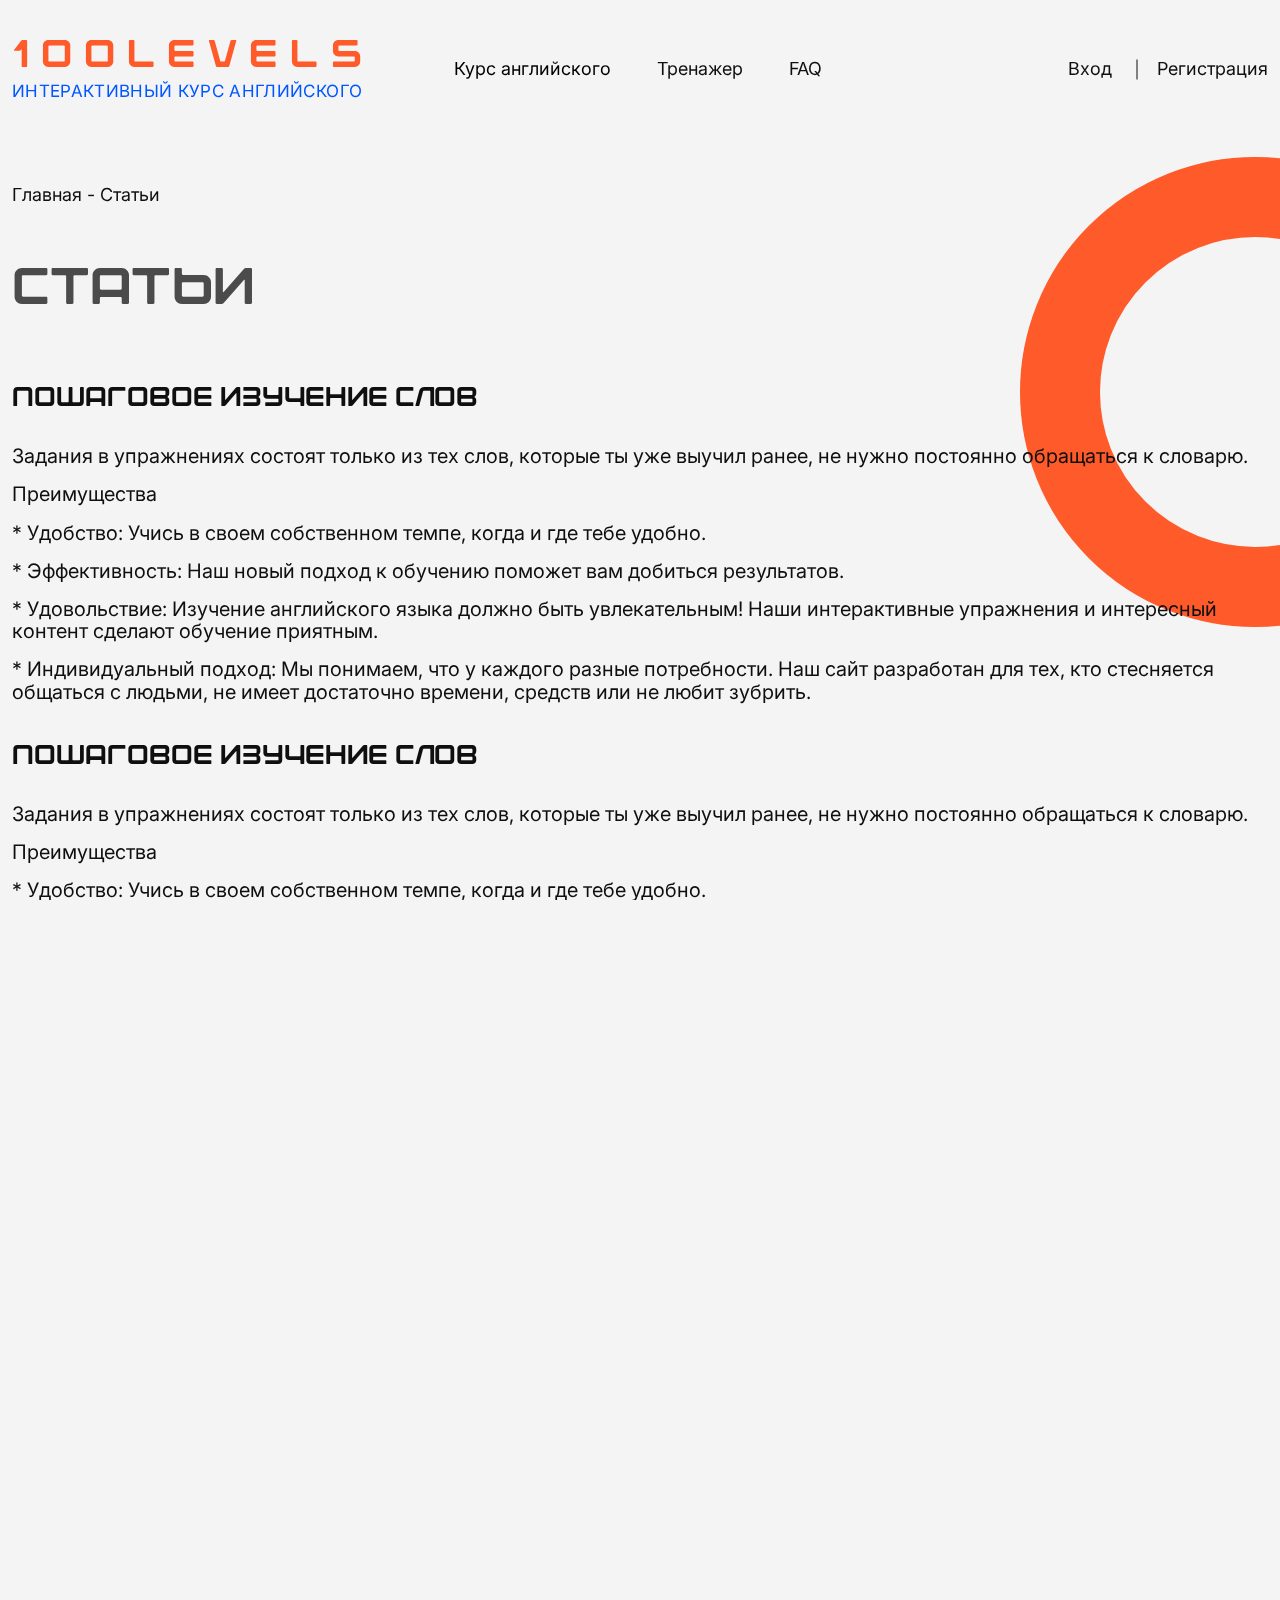
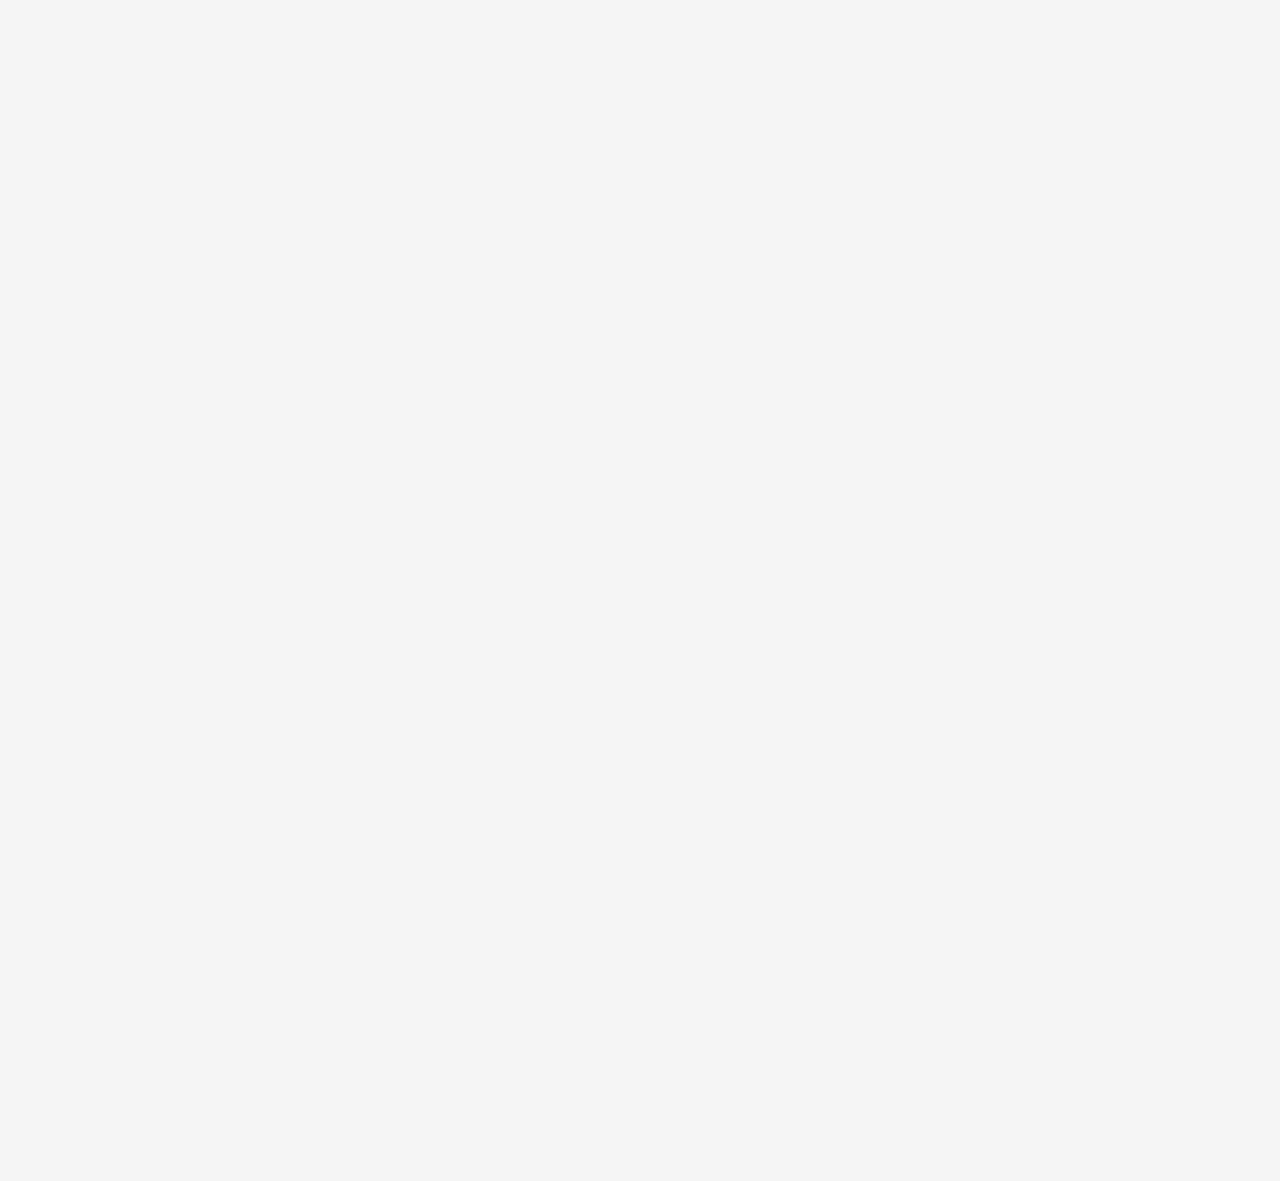
<file: states-open.html>
<!DOCTYPE html>
<html lang="en">
  <head>
    <meta charset="UTF-8" />
    <meta name="viewport" content="width=device-width, initial-scale=1.0" />
    <title>100 Levels</title>
    <link rel="preconnect" href="https://fonts.googleapis.com" />
    <link rel="preconnect" href="https://fonts.gstatic.com" crossorigin />
    <link
      href="https://fonts.googleapis.com/css2?family=Inter:ital,opsz,wght@0,14..32,100..900;1,14..32,100..900&display=swap"
      rel="stylesheet"
    />
    <link
      rel="stylesheet"
      href="https://unpkg.com/swiper/swiper-bundle.min.css"
    />
    <link
      href="https://cdn.jsdelivr.net/npm/bootstrap@5.3.3/dist/css/bootstrap.min.css"
      rel="stylesheet"
      integrity="sha384-QWTKZyjpPEjISv5WaRU9OFeRpok6YctnYmDr5pNlyT2bRjXh0JMhjY6hW+ALEwIH"
      crossorigin="anonymous"
    />
    <link rel="stylesheet" href="css/reset.css" />
    <link rel="stylesheet" href="css/fonts.css" />
    <link rel="stylesheet" href="css/style.css" />
  </head>
  <body>
    <div class="wrap">
      <header class="header">
        <div class="container-fluid">
          <div class="header-wrap">
            <div class="header-left">
              <a href="/" class="header-logo">
                <span>100LEVELs</span>
                <p>Интерактивный курс английского</p>
              </a>

              <nav class="navbar navbar-expand-lg nav-head">
                <div class="container-fluid">
                  <button
                    class="navbar-toggler"
                    type="button"
                    data-bs-toggle="offcanvas"
                    data-bs-target="#offcanvasNavbar"
                    aria-controls="offcanvasNavbar"
                    aria-label="Toggle navigation"
                  >
                    <span class="navbar-toggler-icon">
                      <img src="images/1.svg" alt="" />
                    </span>
                  </button>
                  <div
                    class="offcanvas offcanvas-end"
                    tabindex="-1"
                    id="offcanvasNavbar"
                    aria-labelledby="offcanvasNavbarLabel"
                  >
                    <div class="offcanvas-header">
                      <button
                        type="button"
                        class="btn-close"
                        data-bs-dismiss="offcanvas"
                        aria-label="Close"
                      ></button>
                    </div>
                    <div class="offcanvas-body">
                      <div class="header-right">
                        <a href="#" class="header-vhod">Вход</a>
                        <a href="#" class="header-registration">Регистрация</a>
                      </div>
                      <ul class="navbar-nav">
                        <li class="nav-item">
                          <a
                            class="nav-link active"
                            aria-current="page"
                            href="states.html"
                            >Курс английского</a
                          >
                        </li>
                        <li class="nav-item">
                          <a class="nav-link" href="states-open.html"
                            >Тренажер</a
                          >
                        </li>
                        <li class="nav-item">
                          <a class="nav-link" href="#">FAQ</a>
                        </li>
                      </ul>
                      <div class="canvas-logo">
                        <span>100LEVELs</span>
                        <p>Интерактивный курс английского</p>
                      </div>
                    </div>
                  </div>
                </div>
              </nav>
            </div>
            <div class="header-right">
              <a href="#" class="header-vhod">Вход</a>
              <a href="#" class="header-registration">Регистрация</a>
            </div>
          </div>
        </div>
      </header>
      <main class="main">
        <div class="breadcrumbs">
          <div class="container-fluid">
            <div class="breadcrumbs-row">
              <a href="">
                <span>Главная </span>
              </a>
              <div class="bread-cp">-</div>
              <a href="">
                <span>Статьи</span>
              </a>
            </div>
          </div>
        </div>
        <section class="open-states section">
          <div class="container-fluid">
            <h1 class="open-states-title title">Статьи</h1>
            <div class="open-states-content">
              <h3>Пошаговое изучение слов</h3>
              <p>
                Задания в упражнениях состоят только из тех слов, которые ты уже
                выучил ранее, не нужно постоянно обращаться к словарю.
              </p>
              <p>Преимущества</p>
              <p>
                * Удобство: Учись в своем собственном темпе, когда и где тебе
                удобно.
              </p>
              <p>
                * Эффективность: Наш новый подход к обучению поможет вам
                добиться результатов.
              </p>
              <p>
                * Удовольствие: Изучение английского языка должно быть
                увлекательным! Наши интерактивные упражнения и интересный
                контент сделают обучение приятным.
              </p>
              <p>
                * Индивидуальный подход: Мы понимаем, что у каждого разные
                потребности. Наш сайт разработан для тех, кто стесняется
                общаться с людьми, не имеет достаточно времени, средств или не
                любит зубрить.
              </p>
              <h3>Пошаговое изучение слов</h3>
              <p>
                Задания в упражнениях состоят только из тех слов, которые ты уже
                выучил ранее, не нужно постоянно обращаться к словарю.
              </p>
              <p>Преимущества</p>
              <p>
                * Удобство: Учись в своем собственном темпе, когда и где тебе
                удобно.
              </p>
              <p>
                * Эффективность: Наш новый подход к обучению поможет вам
                добиться результатов.
              </p>
              <p>
                * Удовольствие: Изучение английского языка должно быть
                увлекательным! Наши интерактивные упражнения и интересный
                контент сделают обучение приятным.
              </p>
              <p>
                * Индивидуальный подход: Мы понимаем, что у каждого разные
                потребности. Наш сайт разработан для тех, кто стесняется
                общаться с людьми, не имеет достаточно времени, средств или не
                любит зубрить.
              </p>
            </div>
          </div>
        </section>

        <section class="section states-banner">
          <div class="container-fluid">
            <div class="states-banner-wrap">
              <div class="states-banner-info">
                <div class="states-banner-title">Учите английский легко</div>
                <div class="states-banner-text">
                  Задания в упражнениях состоят только из тех слов, которые ты
                  уже выучил ранее, не нужно постоянно обращаться к словарю.
                </div>
              </div>
              <div class="states-banner-img">
                <img src="images/states/obj-2.svg" alt="" />
              </div>
            </div>
          </div>
        </section>

        <section class="section states-other">
          <div class="container-fluid">
            <h2 class="states-other-title">Другие статьи</h2>
            <div class="state-other-wrapper">
              <div class="states-item">
                <div class="states-img">
                  <img src="images/states/states-1.png" alt="" />
                </div>
                <div class="states-info">
                  <div class="states-title">
                    Как выучить английский за 100 уровней
                  </div>
                  <p>
                    На каждом уровне есть разнообразные упражнения, которые
                    помогут тебе закрепить свои знания.
                  </p>
                  <a href="#" class="btns states-btn">Перейти</a>
                </div>
              </div>
              <div class="states-item">
                <div class="states-img">
                  <img src="images/states/states-2.png" alt="" />
                </div>
                <div class="states-info">
                  <div class="states-title">
                    Изучение английского языка без преподавателя
                  </div>
                  <p>
                    На каждом уровне есть разнообразные упражнения, которые
                    помогут тебе закрепить свои знания.
                  </p>
                  <a href="#" class="btns states-btn">Перейти</a>
                </div>
              </div>
              <div class="states-item">
                <div class="states-img">
                  <img src="images/states/states-1.png" alt="" />
                </div>
                <div class="states-info">
                  <div class="states-title">
                    Как выучить английский за 100 уровней
                  </div>
                  <p>
                    На каждом уровне есть разнообразные упражнения, которые
                    помогут тебе закрепить свои знания.
                  </p>
                  <a href="#" class="btns states-btn">Перейти</a>
                </div>
              </div>
              <div class="states-item">
                <div class="states-img">
                  <img src="images/states/states-2.png" alt="" />
                </div>
                <div class="states-info">
                  <div class="states-title">
                    Изучение английского языка без преподавателя
                  </div>
                  <p>
                    На каждом уровне есть разнообразные упражнения, которые
                    помогут тебе закрепить свои знания.
                  </p>
                  <a href="#" class="btns states-btn">Перейти</a>
                </div>
              </div>
            </div>
          </div>

          <div class="state-other-mobile">
            <!-- Slider main container -->
            <div class="swiper-container swiper swiper-other">
              <!-- Additional required wrapper -->
              <div class="swiper-wrapper">
                <!-- Slides -->
                <div class="swiper-slide">
                  <div class="states-item">
                    <div class="states-img">
                      <img src="images/states/states-1.png" alt="" />
                    </div>
                    <div class="states-info">
                      <div class="states-title">
                        Как выучить английский за 100 уровней
                      </div>
                      <p>
                        На каждом уровне есть разнообразные упражнения, которые
                        помогут тебе закрепить свои знания.
                      </p>
                      <a href="#" class="btns states-btn">Перейти</a>
                    </div>
                  </div>
                </div>
                <div class="swiper-slide">
                  <div class="states-item">
                    <div class="states-img">
                      <img src="images/states/states-2.png" alt="" />
                    </div>
                    <div class="states-info">
                      <div class="states-title">
                        Изучение английского языка без преподавателя
                      </div>
                      <p>
                        На каждом уровне есть разнообразные упражнения, которые
                        помогут тебе закрепить свои знания.
                      </p>
                      <a href="#" class="btns states-btn">Перейти</a>
                    </div>
                  </div>
                </div>
                <div class="swiper-slide">
                  <div class="states-item">
                    <div class="states-img">
                      <img src="images/states/states-1.png" alt="" />
                    </div>
                    <div class="states-info">
                      <div class="states-title">
                        Как выучить английский за 100 уровней
                      </div>
                      <p>
                        На каждом уровне есть разнообразные упражнения, которые
                        помогут тебе закрепить свои знания.
                      </p>
                      <a href="#" class="btns states-btn">Перейти</a>
                    </div>
                  </div>
                </div>
                <div class="swiper-slide">
                  <div class="states-item">
                    <div class="states-img">
                      <img src="images/states/states-2.png" alt="" />
                    </div>
                    <div class="states-info">
                      <div class="states-title">
                        Изучение английского языка без преподавателя
                      </div>
                      <p>
                        На каждом уровне есть разнообразные упражнения, которые
                        помогут тебе закрепить свои знания.
                      </p>
                      <a href="#" class="btns states-btn">Перейти</a>
                    </div>
                  </div>
                </div>
              </div>
            </div>
          </div>
        </section>
      </main>
      <footer class="footer">
        <div class="container-fluid">
          <div class="footer-desk">
            <div class="footer-wrap">
              <div class="footer-left">
                <a href="/" class="footer-logo">
                  <span>100LEVELs</span>
                  <p>Интерактивный курс английского</p>
                </a>
                <nav class="footer-nav">
                  <ul>
                    <li>
                      <a href="#">Курс английского</a>
                    </li>
                    <li>
                      <a href="#">Тренажер</a>
                    </li>
                    <li>
                      <a href="#">FAQ</a>
                    </li>
                  </ul>
                </nav>
              </div>
              <div class="footer-right">
                <span>По всем вопросам:</span>
                <a href="mailto:info@100levels.ru">info@100levels.ru</a>
                <div class="cards">
                  <div class="cards-img">
                    <img src="images/mir.svg" alt="" />
                  </div>
                  <div class="cards-img">
                    <img src="images/visa.svg" alt="" />
                  </div>
                  <div class="cards-img">
                    <img src="images/mastercard.svg" alt="" />
                  </div>
                </div>
              </div>
            </div>
            <a href="#" class="confidince">Правовая информация</a>
          </div>
          <div class="footer-mobile">
            <a href="/" class="footer-logo">
              <span>100LEVELs</span>
              <p>Интерактивный курс английского</p>
            </a>
            <div class="footer-row">
              <nav class="footer-nav">
                <ul>
                  <li>
                    <a href="#">Курс английского</a>
                  </li>
                  <li>
                    <a href="#">Тренажер</a>
                  </li>
                  <li>
                    <a href="#">FAQ</a>
                  </li>
                </ul>
              </nav>
              <div class="footer-right">
                <span>По всем вопросам:</span>
                <a href="mailto:info@100levels.ru">info@100levels.ru</a>
              </div>
            </div>
            <div class="footer-row-2">
              <a href="#" class="confidince">Правовая информация</a>
              <div class="cards">
                <div class="cards-img">
                  <img src="images/mir.svg" alt="" />
                </div>
                <div class="cards-img">
                  <img src="images/visa.svg" alt="" />
                </div>
                <div class="cards-img">
                  <img src="images/mastercard.svg" alt="" />
                </div>
              </div>
            </div>
          </div>
        </div>
      </footer>
    </div>
  </body>
  <script src="https://unpkg.com/swiper/swiper-bundle.min.js"></script>
  <script
    src="https://cdn.jsdelivr.net/npm/bootstrap@5.3.3/dist/js/bootstrap.bundle.min.js"
    integrity="sha384-YvpcrYf0tY3lHB60NNkmXc5s9fDVZLESaAA55NDzOxhy9GkcIdslK1eN7N6jIeHz"
    crossorigin="anonymous"
  ></script>
  <script src="js/main.js"></script>
</html>
</file>
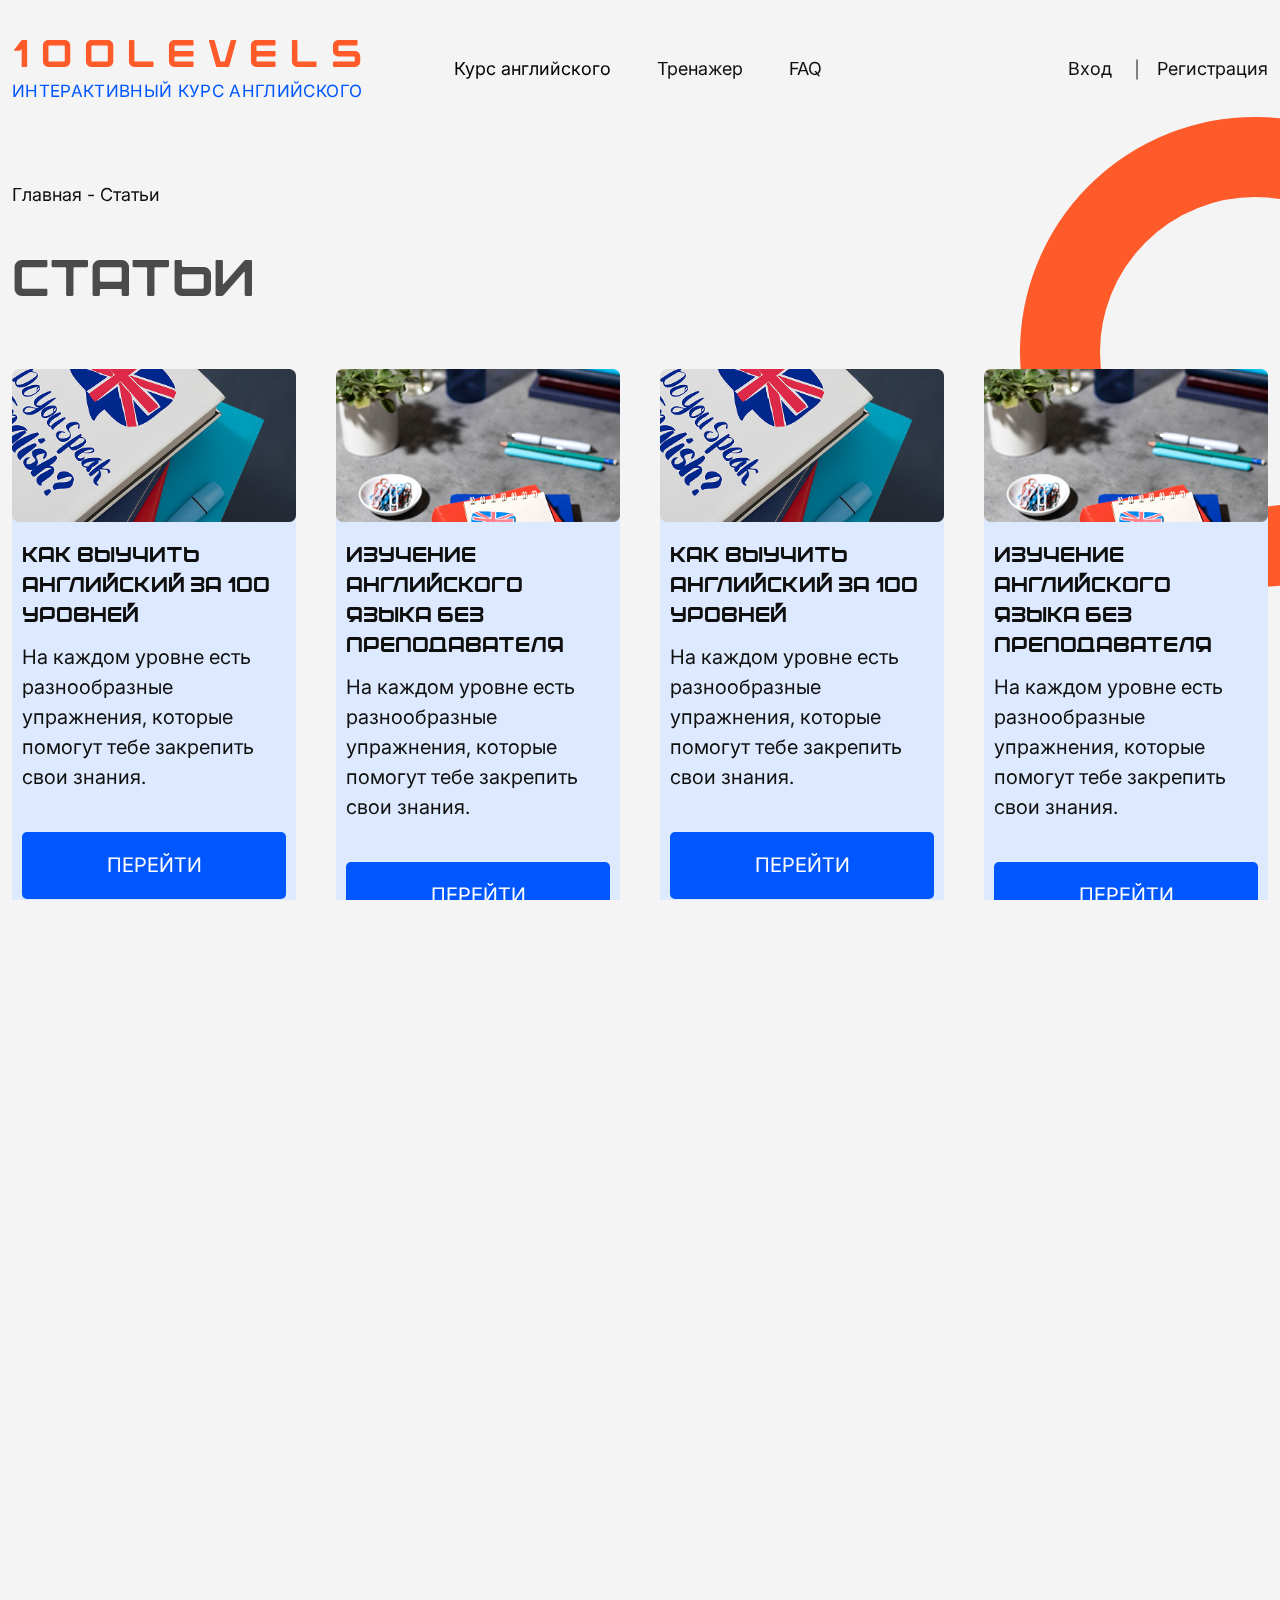
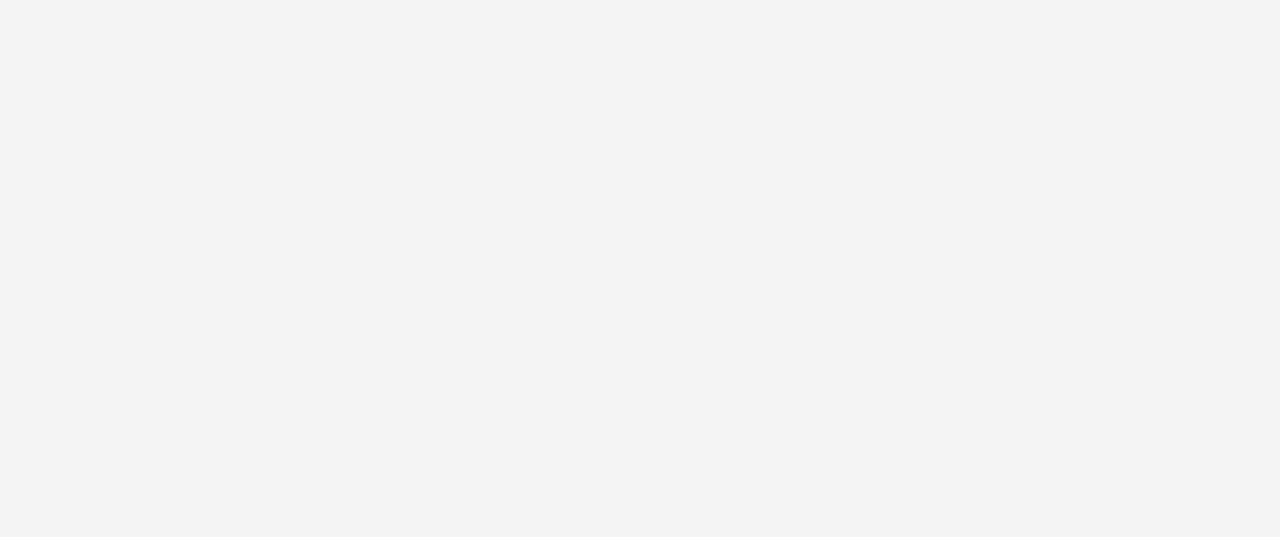
<file: states.html>
<!DOCTYPE html>
<html lang="en">
  <head>
    <meta charset="UTF-8" />
    <meta name="viewport" content="width=device-width, initial-scale=1.0" />
    <title>100 Levels</title>
    <link rel="preconnect" href="https://fonts.googleapis.com" />
    <link rel="preconnect" href="https://fonts.gstatic.com" crossorigin />
    <link
      href="https://fonts.googleapis.com/css2?family=Inter:ital,opsz,wght@0,14..32,100..900;1,14..32,100..900&display=swap"
      rel="stylesheet"
    />
    <link
      rel="stylesheet"
      href="https://unpkg.com/swiper/swiper-bundle.min.css"
    />
    <link
      href="https://cdn.jsdelivr.net/npm/bootstrap@5.3.3/dist/css/bootstrap.min.css"
      rel="stylesheet"
      integrity="sha384-QWTKZyjpPEjISv5WaRU9OFeRpok6YctnYmDr5pNlyT2bRjXh0JMhjY6hW+ALEwIH"
      crossorigin="anonymous"
    />
    <link rel="stylesheet" href="css/reset.css" />
    <link rel="stylesheet" href="css/fonts.css" />
    <link rel="stylesheet" href="css/style.css" />
  </head>
  <body>
    <div class="wrap">
      <header class="header">
        <div class="container-fluid">
          <div class="header-wrap">
            <div class="header-left">
              <a href="/" class="header-logo">
                <span>100LEVELs</span>
                <p>Интерактивный курс английского</p>
              </a>
              <nav class="navbar nav-head navbar-expand-lg">
                <div class="container-fluid">
                  <button
                    class="navbar-toggler"
                    type="button"
                    data-bs-toggle="collapse"
                    data-bs-target="#navbarNavDropdown"
                    aria-controls="navbarNavDropdown"
                    aria-expanded="false"
                    aria-label="Toggle navigation"
                  >
                    <span class="navbar-toggler-icon">
                      <img src="images/1.svg" alt="" />
                    </span>
                  </button>
                  <div class="collapse navbar-collapse" id="navbarNavDropdown">
                    <ul class="navbar-nav">
                      <li class="nav-item">
                        <a
                          class="nav-link active"
                          aria-current="page"
                          href="states.html"
                          >Курс английского</a
                        >
                      </li>
                      <li class="nav-item">
                        <a class="nav-link" href="states-open.html">Тренажер</a>
                      </li>
                      <li class="nav-item">
                        <a class="nav-link" href="#">FAQ</a>
                      </li>
                    </ul>
                  </div>
                </div>
              </nav>
            </div>
            <div class="header-right">
              <a href="#" class="header-vhod">Вход</a>
              <a href="#" class="header-registration">Регистрация</a>
            </div>
          </div>
        </div>
      </header>
      <main class="main">
        <div class="breadcrumbs">
          <div class="container-fluid">
            <div class="breadcrumbs-row">
              <a href="">
                <span>Главная </span>
              </a>
              <div class="bread-cp">-</div>
              <a href="">
                <span>Статьи</span>
              </a>
            </div>
          </div>
        </div>
        <section class="section states-section">
          <div class="container-fluid">
            <div class="states-title-main">Статьи</div>

            <div class="states-wrapper">
              <div class="states-item">
                <div class="states-img">
                  <img src="images/states/states-1.png" alt="" />
                </div>
                <div class="states-info">
                  <div class="states-title">
                    Как выучить английский за 100 уровней
                  </div>
                  <p>
                    На каждом уровне есть разнообразные упражнения, которые
                    помогут тебе закрепить свои знания.
                  </p>
                  <a href="#" class="btns states-btn">Перейти</a>
                </div>
              </div>
              <div class="states-item">
                <div class="states-img">
                  <img src="images/states/states-2.png" alt="" />
                </div>
                <div class="states-info">
                  <div class="states-title">
                    Изучение английского языка без преподавателя
                  </div>
                  <p>
                    На каждом уровне есть разнообразные упражнения, которые
                    помогут тебе закрепить свои знания.
                  </p>
                  <a href="#" class="btns states-btn">Перейти</a>
                </div>
              </div>
              <div class="states-item">
                <div class="states-img">
                  <img src="images/states/states-1.png" alt="" />
                </div>
                <div class="states-info">
                  <div class="states-title">
                    Как выучить английский за 100 уровней
                  </div>
                  <p>
                    На каждом уровне есть разнообразные упражнения, которые
                    помогут тебе закрепить свои знания.
                  </p>
                  <a href="#" class="btns states-btn">Перейти</a>
                </div>
              </div>
              <div class="states-item">
                <div class="states-img">
                  <img src="images/states/states-2.png" alt="" />
                </div>
                <div class="states-info">
                  <div class="states-title">
                    Изучение английского языка без преподавателя
                  </div>
                  <p>
                    На каждом уровне есть разнообразные упражнения, которые
                    помогут тебе закрепить свои знания.
                  </p>
                  <a href="#" class="btns states-btn">Перейти</a>
                </div>
              </div>
              <div class="states-item">
                <div class="states-img">
                  <img src="images/states/states-1.png" alt="" />
                </div>
                <div class="states-info">
                  <div class="states-title">
                    Как выучить английский за 100 уровней
                  </div>
                  <p>
                    На каждом уровне есть разнообразные упражнения, которые
                    помогут тебе закрепить свои знания.
                  </p>
                  <a href="#" class="btns states-btn">Перейти</a>
                </div>
              </div>
              <div class="states-item">
                <div class="states-img">
                  <img src="images/states/states-2.png" alt="" />
                </div>
                <div class="states-info">
                  <div class="states-title">
                    Изучение английского языка без преподавателя
                  </div>
                  <p>
                    На каждом уровне есть разнообразные упражнения, которые
                    помогут тебе закрепить свои знания.
                  </p>
                  <a href="#" class="btns states-btn">Перейти</a>
                </div>
              </div>
              <div class="states-item">
                <div class="states-img">
                  <img src="images/states/states-1.png" alt="" />
                </div>
                <div class="states-info">
                  <div class="states-title">
                    Как выучить английский за 100 уровней
                  </div>
                  <p>
                    На каждом уровне есть разнообразные упражнения, которые
                    помогут тебе закрепить свои знания.
                  </p>
                  <a href="#" class="btns states-btn">Перейти</a>
                </div>
              </div>
              <div class="states-item">
                <div class="states-img">
                  <img src="images/states/states-2.png" alt="" />
                </div>
                <div class="states-info">
                  <div class="states-title">
                    Изучение английского языка без преподавателя
                  </div>
                  <p>
                    На каждом уровне есть разнообразные упражнения, которые
                    помогут тебе закрепить свои знания.
                  </p>
                  <a href="#" class="btns states-btn">Перейти</a>
                </div>
              </div>
            </div>
            <div class="states-paggination">
              <a class="paggination-state-active paggination-state" href="#">
                <span>1</span>
              </a>
              <a class="paggination-state" href="#">
                <span>2</span>
              </a>
              <a class="paggination-state" href="#">
                <span>3</span>
              </a>
              <a class="paggination-state" href="#">
                <span>4</span>
              </a>
              <div class="states-paggination-bullet">
                <svg
                  width="24"
                  height="6"
                  viewBox="0 0 24 6"
                  fill="none"
                  xmlns="http://www.w3.org/2000/svg"
                >
                  <circle cx="3" cy="3" r="3" fill="#0057FF" />
                  <circle cx="12" cy="3" r="3" fill="#0057FF" />
                  <circle cx="21" cy="3" r="3" fill="#0057FF" />
                </svg>
              </div>
              <a class="paggination-state" href="#">
                <span>5</span>
              </a>
            </div>
          </div>
        </section>
      </main>
      <footer class="footer">
        <div class="container-fluid">
          <div class="footer-desk">
            <div class="footer-wrap">
              <div class="footer-left">
                <a href="/" class="footer-logo">
                  <span>100LEVELs</span>
                  <p>Интерактивный курс английского</p>
                </a>
                <nav class="footer-nav">
                  <ul>
                    <li>
                      <a href="#">Курс английского</a>
                    </li>
                    <li>
                      <a href="#">Тренажер</a>
                    </li>
                    <li>
                      <a href="#">FAQ</a>
                    </li>
                  </ul>
                </nav>
              </div>
              <div class="footer-right">
                <span>По всем вопросам:</span>
                <a href="mailto:info@100levels.ru">info@100levels.ru</a>
                <div class="cards">
                  <div class="cards-img">
                    <img src="images/mir.svg" alt="" />
                  </div>
                  <div class="cards-img">
                    <img src="images/visa.svg" alt="" />
                  </div>
                  <div class="cards-img">
                    <img src="images/mastercard.svg" alt="" />
                  </div>
                </div>
              </div>
            </div>
            <a href="#" class="confidince">Правовая информация</a>
          </div>
          <div class="footer-mobile">
            <a href="/" class="footer-logo">
              <span>100LEVELs</span>
              <p>Интерактивный курс английского</p>
            </a>
            <div class="footer-row">
              <nav class="footer-nav">
                <ul>
                  <li>
                    <a href="#">Курс английского</a>
                  </li>
                  <li>
                    <a href="#">Тренажер</a>
                  </li>
                  <li>
                    <a href="#">FAQ</a>
                  </li>
                </ul>
              </nav>
              <div class="footer-right">
                <span>По всем вопросам:</span>
                <a href="mailto:info@100levels.ru">info@100levels.ru</a>
              </div>
            </div>
            <div class="footer-row-2">
              <a href="#" class="confidince">Правовая информация</a>
              <div class="cards">
                <div class="cards-img">
                  <img src="images/mir.svg" alt="" />
                </div>
                <div class="cards-img">
                  <img src="images/visa.svg" alt="" />
                </div>
                <div class="cards-img">
                  <img src="images/mastercard.svg" alt="" />
                </div>
              </div>
            </div>
          </div>
        </div>
      </footer>
    </div>
  </body>
  <script src="https://unpkg.com/swiper/swiper-bundle.min.js"></script>
  <script
    src="https://cdn.jsdelivr.net/npm/bootstrap@5.3.3/dist/js/bootstrap.bundle.min.js"
    integrity="sha384-YvpcrYf0tY3lHB60NNkmXc5s9fDVZLESaAA55NDzOxhy9GkcIdslK1eN7N6jIeHz"
    crossorigin="anonymous"
  ></script>
  <script src="js/main.js"></script>
</html>
</file>
<file: css/fonts.css>
@font-face {
  font-family: "BOWLER-Regular";
  src: url("../fonts/bowler-regular.eot"); /* IE 9 Compatibility Mode */
  src: url("../fonts/bowler-regular.eot?#iefix") format("embedded-opentype"),
    /* IE < 9 */ url("../fonts/bowler-regular.woff2") format("woff2"),
    /* Super Modern Browsers */ url("../fonts/bowler-regular.woff")
      format("woff"),
    /* Firefox >= 3.6, any other modern browser */
      url("../fonts/bowler-regular.ttf") format("truetype"),
    /* Safari, Android, iOS */ url("../fonts/bowler-regular.svg#bowler-regular")
      format("svg"); /* Chrome < 4, Legacy iOS */
}
</file>
<file: css/style.css>
@charset "UTF-8";
:root {
  --font-family: "Inter", sans-serif;
  --second-family: "BOWLER-Regular", sans-serif;
  --third-family: "Brusher Bold", sans-serif;
}

.container-fluid {
  max-width: 1736px;
}

.wrap {
  min-height: 100%;
  display: flex;
  flex-direction: column;
}

html {
  overflow-x: hidden;
}

html,
body {
  height: 100%;
}

img {
  max-width: 100%;
}

body {
  font-family: var(--font-family);
  font-weight: 400;
  font-size: 20px;
  line-height: 200%;
  color: #0f0f0f;
  overflow-x: hidden;
  background: #f4f4f4;
}

main {
  flex-grow: 1;
}

.header-wrap {
  display: flex;
  justify-content: space-between;
  align-items: center;
  padding-top: 30px;
  padding-bottom: 20px;
}

.header-left {
  display: flex;
  gap: 60px;
  align-items: center;
  max-height: 128px;
}

.header-logo {
  text-decoration: none;
}

.header-logo span {
  font-family: var(--second-family);
  font-weight: 400;
  font-size: 39px;
  line-height: 120%;
  letter-spacing: 0.31em;
  color: #ff5a2a;
}

.header-logo p {
  font-family: var(--font-family);
  font-weight: 400;
  font-size: 17px;
  line-height: 117%;
  letter-spacing: 0.02em;
  text-transform: uppercase;
  color: #0057ff;
  margin-bottom: 0;
}

.nav-head .nav-link {
  font-family: var(--font-family);
  font-weight: 400;
  font-size: 18px;
  line-height: 250%;
  text-align: center;
  color: #0f0f0f;
}

.nav-head .navbar-nav {
  gap: 30px;
}

.header-right {
  display: flex;
  align-items: center;
  gap: 10px;
}

.header-vhod {
  font-family: var(--font-family);
  font-weight: 400;
  font-size: 18px;
  line-height: 250%;
  text-align: center;
  color: #0f0f0f;
  position: relative;
  padding-right: 35px;
  text-decoration: none;
}

.header-vhod:after {
  content: "";
  position: absolute;
  top: 50%;
  right: 0;
  transform: translate(0%, -50%);
  background: #0f0f0f;
  width: 20px;
  height: 1px;
  transform: rotate(-90deg);
}

.header-registration {
  font-family: var(--font-family);
  font-weight: 400;
  font-size: 18px;
  line-height: 250%;
  text-align: center;
  color: #0f0f0f;
  text-decoration: none;
}

.hero-title {
  font-family: var(--second-family);
  font-weight: 400;
  font-size: 91px;
  line-height: 132%;
  letter-spacing: 0.14em;
  color: #4b4b4b;
  margin-bottom: 15px;
}

.hero-row {
  display: flex;
  gap: 40px;
}

.btns {
  border-radius: 5px;
  padding: 11px 10px;
  background: #0057ff;
  font-family: var(--font-family);
  font-weight: 400;
  font-size: 20px;
  line-height: 225%;
  text-transform: uppercase;
  text-align: center;
  color: #fff;
  transition: all 0.5s;
  display: block;
  text-decoration: none;
  height: -moz-max-content;
  height: max-content;
}

.btns:hover {
  background: #ff5a2a;
}

.hero-row span {
  font-family: var(--second-family);
  font-weight: 400;
  font-size: 25px;
  line-height: 160%;
  letter-spacing: 0.14em;
  color: #ff5a2a;
  max-width: 460px;
}

.hero-wrap {
  position: relative;
  padding-bottom: 80px;
}

.hero-wrap::after {
  content: "";
  position: absolute;
  bottom: 0px;
  right: 0;
  background: url("../images/man.svg");
  background-size: cover;
  background-repeat: no-repeat;
  width: 440px;
  height: 359px;
  z-index: -1;
}

.hero-slider {
  border: 4px solid #ff5a2a;
  border-radius: 20px;
  background: #fff;
}

.hero-slide-title {
  font-family: var(--second-family);
  font-weight: 400;
  font-size: 72px;
  line-height: 111%;
  color: #4b4b4b;
  margin-bottom: 25px;
  margin-top: 60px;
}

.hero-slide-text {
  font-family: var(--font-family);
  font-weight: 400;
  font-size: 20px;
  line-height: 200%;
  color: #0f0f0f;
  margin-bottom: 120px;
}

.hero-btns {
  display: flex;
  gap: 25px;
  align-items: center;
  position: absolute;
  left: 30px;
  bottom: 75px;
  z-index: 2;
}

.hero-swiper {
  position: relative;
}

.hero-swiper-btn {
  border-radius: 5px;
  background: #0057ff;
  display: flex;
  align-items: center;
  justify-content: center;
  width: 67px;
  height: 52px;
}

.hero-slide {
  display: flex;
  justify-content: space-between;
  gap: 10px;
}

.hero-slide-info {
  padding-top: 50px;
  padding-left: 30px;
  padding-bottom: 75px;
}

.hero-pagination {
  display: flex;
  gap: 40px;
  position: absolute;
  top: 40px !important;
  left: 30px !important;
}

.hero-pagination .swiper-pagination-bullet {
  width: 72px;
  height: 2px;
  background: #4b4b4b;
  border-radius: 0;
}

.hero-pagination .swiper-pagination-bullet-active {
  width: 72px;
  height: 4px;
  background: #4b4b4b;
}

.hero-slide-img img {
  height: 100%;
  -o-object-fit: contain;
     object-fit: contain;
}

.banner-row {
  display: flex;
  justify-content: space-between;
  background: #ff5a2a;
  padding: 50px 35px;
  border-radius: 10px;
}

.banner-row {
  font-family: var(--second-family);
  font-weight: 400;
  font-size: 57px;
  line-height: 111%;
  letter-spacing: 0.04em;
  color: #fff;
  align-items: center;
}

.section {
  margin-bottom: 80px;
}

.banner-btn {
  width: 100%;
  max-width: 405px;
  line-height: 225%;
  letter-spacing: 0.1em;
}

.banner {
  position: relative;
}

.banner:after {
  content: "";
  position: absolute;
  right: -15%;
  top: -100%;
  border-radius: 100%;
  background: #0057ff;
  width: 413px;
  height: 413px;
  z-index: -1;
}

.banner-2-wrap {
  border-radius: 20px;
  background: #0057ff;
  padding: 50px 35px 0px;
  position: relative;
  display: flex;
  justify-content: space-between;
}

.banner-2-img {
  margin-right: -35px;
  margin-top: 120px;
  max-width: 450px;
}

.banner-2-img img {
  -o-object-fit: cover;
     object-fit: cover;
  max-width: none;
  width: 100%;
}

.banner-2-title {
  font-family: var(--second-family);
  font-weight: 400;
  font-size: 47px;
  line-height: 115%;
  letter-spacing: 0.14em;
  color: #fff;
  margin-bottom: 30px;
}

.banner-2-text {
  font-family: var(--font-family);
  font-weight: 400;
  font-size: 40px;
  line-height: 112%;
  color: #fff;
  max-width: 1050px;
}

.blocks-wrap {
  display: grid;
  grid-template-columns: 1fr 1fr 1fr 1fr 1fr 1fr;
  gap: 40px;
}

.blocks-item {
  padding-top: 50px;
  padding-left: 33px;
  padding-bottom: 37px;
  position: relative;
  display: flex;
  flex-direction: column;
  justify-content: space-between;
  grid-column: 2 span;
  border: 4px solid #0057ff;
  border-radius: 10px;
  background: #fff;
  min-height: 528px;
  overflow: hidden;
}

.blocks-item:nth-child(1) {
  grid-column: 3 span;
  padding-top: 70px;
}

.blocks-item:nth-child(2) {
  grid-column: 3 span;
  padding-top: 70px;
}

.blocks-item:nth-child(2n) {
  border: 4px solid #ff5a2a;
}

.blocks-item-title {
  font-family: var(--second-family);
  font-weight: 400;
  font-size: 28px;
  line-height: 146%;
  letter-spacing: 0.14em;
  color: #0f0f0f;
  margin-bottom: 20px;
  max-width: 450px;
}

.blocks-item-text {
  font-family: var(--font-family);
  font-weight: 400;
  font-size: 20px;
  line-height: 175%;
  color: #0f0f0f;
  max-width: 300px;
}

.blocks-item:nth-child(1) .blocks-item-text {
  max-width: 450px;
}

.blocks-item:nth-child(2) .blocks-item-text {
  max-width: 450px;
}

.blocks-item:nth-child(1) .blocks-item-title {
  max-width: 630px;
  font-size: 35px;
  margin-bottom: 25px;
}

.blocks-item:nth-child(2) .blocks-item-title {
  max-width: 630px;
  font-size: 35px;
  margin-bottom: 25px;
}

.blocks-item-img {
  position: absolute;
  bottom: -4px;
  right: 0;
}

.btn-item {
  display: flex;
  align-items: center;
  justify-content: center;
  border-radius: 5px;
  background: #0057ff;
  max-width: 106px;
  height: 82px;
}

.blocks-item-img-1::after {
  content: "";
  position: absolute;
  bottom: 30%;
  right: 65%;
  transform: translate(-50%, -50%);
  background: url("../images/block/1-1.svg");
  width: 150px;
  height: 93px;
  background-repeat: no-repeat;
}

.blocks-info {
  z-index: 2;
}

.blocks-info {
  margin-bottom: 15px;
}

.blocks-item:nth-child(3)::after {
  content: "";
  position: absolute;
  top: -10px;
  right: 0;
  background: url("../images/block/3-1.svg");
  width: 100px;
  height: 116px;
  background-repeat: no-repeat;
}

.blocks-item-img-4::after {
  content: "";
  position: absolute;
  top: 0;
  right: 0%;
  transform: translate(-50%, -50%);
  background: url("../images/block/4-1.svg");
  width: 93px;
  height: 104px;
  background-repeat: no-repeat;
}

.blocks-item:nth-child(4) {
  overflow: visible;
  padding-left: 10px;
}

.blocks-item-img-4 {
  bottom: 0px;
  right: -20px;
}

.form-wrapper {
  background: #0057ff;
  border-radius: 20px;
  display: flex;
  gap: 20px;
  padding-top: 120px;
  padding-left: 33px;
  padding-bottom: 10px;
  padding-right: 33px;
}

.form-info {
  display: flex;
  justify-content: space-between;
  flex-direction: column;
}

.form-info p {
  font-family: var(--font-family);
  font-weight: 400;
  font-size: 48px;
  line-height: 127%;
  color: #fff;
  max-width: 550px;
  margin-bottom: 130px;
  z-index: 2;
}

.form-info span {
  font-family: var(--second-family);
  font-weight: 400;
  font-size: 96px;
  text-transform: uppercase;
  color: #fff;
  position: relative;
}

.form-custom input:not([type=submit]) {
  width: 100%;
  display: block;
  margin-bottom: 20px;
  border: 2px solid #fff;
  padding: 10px 10px 10px 30px;
  max-width: 550px;
  font-family: var(--font-family);
  font-weight: 400;
  font-size: 20px;
  line-height: 200%;
  color: #fff;
  background: #0057ff;
  outline: none;
}

.form-custom input::-moz-placeholder {
  font-family: var(--font-family);
  font-weight: 400;
  font-size: 20px;
  line-height: 200%;
  color: #fff;
}

.form-custom input::placeholder {
  font-family: var(--font-family);
  font-weight: 400;
  font-size: 20px;
  line-height: 200%;
  color: #fff;
}

.form-wrap {
  width: 100%;
}

.form-btn {
  border-radius: 5px;
  padding: 11px 10px;
  background: #fff;
  font-family: var(--font-family);
  font-weight: 400;
  font-size: 20px;
  line-height: 225%;
  text-transform: uppercase;
  text-align: center;
  color: #0057ff;
  display: block;
  width: 100%;
  text-decoration: none;
  margin-top: 40px;
}

.form-custom label {
  display: flex;
  gap: 10px;
  align-items: center;
  margin-top: 30px;
}

.form-custom input[type=checkbox] {
  display: block;
  margin-bottom: 0px;
  padding: 0;
  width: 30px;
  height: 30px;
  background: #fff;
  border-radius: 3px;
  border: none;
  -webkit-appearance: none;
     -moz-appearance: none;
          appearance: none;
  position: relative;
  cursor: pointer;
  flex-shrink: 0;
}

.form-custom input[type=checkbox]:checked::after {
  content: "";
  position: absolute;
  top: 50%;
  left: 50%;
  transform: translate(-50%, -50%);
  border-radius: 3px;
  width: 20px;
  height: 20px;
  background: #ff5a2a;
}

.form-custom label span {
  font-family: var(--font-family);
  font-weight: 400;
  font-size: 14px;
  line-height: 146%;
  color: #fff;
}

.form-custom label span a {
  text-decoration: none;
  border-bottom: 1px solid #ff5a2a;
  display: inline;
  font-family: var(--font-family);
  font-weight: 400;
  font-size: 14px;
  line-height: 146%;
  color: #fff;
}

.form-custom {
  width: 100%;
  max-width: 550px;
}

.blocks {
  padding-bottom: 220px;
  position: relative;
  margin-bottom: 0;
}

.blocks::after {
  content: "";
  position: absolute;
  bottom: 0;
  left: 0;
  width: 100%;
  height: 550px;
  background: url(../images/bg-2.svg);
  z-index: -1;
  background-size: cover;
  background-repeat: no-repeat;
}

.blocks::before {
  content: "";
  position: absolute;
  top: -330px;
  left: 0;
  width: 431px;
  height: 678px;
  background: url(../images/Vector.svg);
  z-index: -1;
  background-size: cover;
  background-repeat: no-repeat;
}

.section.form {
  margin-bottom: 200px;
}

.format-wrap {
  border: 4px solid #0057ff;
  border-radius: 5px;
  background: #fff;
  display: flex;
  justify-content: space-between;
  gap: 10px;
}

.format-left {
  padding-left: 33px;
  padding-top: 70px;
  padding-right: 30px;
  padding-bottom: 70px;
}

.format-right {
  padding-left: 40px;
  padding-right: 30px;
  padding-top: 70px;
  background: #0057ff;
  border-radius: 15px 0px 0px 15px;
  width: 50%;
  margin-top: -4px;
  margin-bottom: -4px;
}

.format-left-item {
  margin-bottom: 30px;
}

.format-left-item span {
  font-family: var(--second-family);
  font-weight: 400;
  font-size: 39px;
  line-height: 146%;
  letter-spacing: 0.14em;
  color: #ff5a2a;
  margin-bottom: 30px;
}

.format-left-item p {
  font-family: var(--font-family);
  font-weight: 400;
  font-size: 20px;
  line-height: 175%;
  color: #0f0f0f;
  margin-bottom: 0;
}

.format-right-title {
  font-family: var(--second-family);
  font-weight: 400;
  font-size: 61px;
  line-height: 117%;
  letter-spacing: 0.03em;
  color: #fff;
  margin-bottom: 60px;
}

.format-right p {
  font-family: var(--font-family);
  font-weight: 400;
  font-size: 20px;
  line-height: 175%;
  color: #fff;
  margin-bottom: 0;
}

.price-wrap {
  gap: 40px;
  display: grid;
  grid-template-columns: repeat(4, minmax(0, 1fr));
}

.price-item {
  padding: 35px;
  border: 3px solid #ff5a2a;
  border-radius: 5px;
  background: #fff;
  transition: all 0.5s;
  max-width: 404px;
  width: 100%;
}

.price-sale {
  border-radius: 90px;
  width: 78px;
  height: 78px;
  display: flex;
  align-items: center;
  justify-content: center;
  background: #ff5a2a;
  margin-left: auto;
  margin-bottom: 20px;
  transition: all 0.5s;
}

.price-sale span {
  font-family: var(--font-family);
  font-weight: 400;
  font-size: 16px;
  text-transform: uppercase;
  color: #fff;
}

.price-title span {
  font-family: var(--font-family);
  font-weight: 400;
  font-size: 22px;
  text-transform: uppercase;
  color: #0057ff;
  margin-bottom: 5px;
}

.price-title-text {
  font-family: var(--second-family);
  font-weight: 400;
  font-size: 37px;
  text-transform: uppercase;
  color: #4b4b4b;
  margin-bottom: 30px;
}

.price-info {
  font-family: var(--font-family);
  font-weight: 400;
  font-size: 20px;
  line-height: 130%;
  color: #0f0f0f;
  margin-bottom: 60px;
}

.price-value span {
  font-family: var(--font-family);
  font-weight: 400;
  font-size: 16px;
  text-transform: uppercase;
  color: #0057ff;
}

.price-value-row {
  display: flex;
  gap: 10px;
  align-items: center;
}

.price-value-old {
  font-family: var(--font-family);
  font-weight: 400;
  font-size: 21px;
  color: #4b4b4b;
  text-decoration: line-through;
  text-decoration-color: #ff5a2a;
}

.price-value-new {
  font-family: var(--font-family);
  font-weight: 400;
  font-size: 27px;
  color: #4b4b4b;
}

.price-value {
  margin-bottom: 70px;
}

.price-hover-block {
  font-family: var(--font-family);
  font-weight: 400;
  font-size: 16px;
  text-transform: uppercase;
  text-align: center;
  color: #fff;
  border-radius: 5px;
  padding: 0px 29px;
  background: #ff5a2a;
  max-height: 50px;
  opacity: 0;
  visibility: hidden;
  height: 0;
  transition: all 0.5s;
}

.price-item:hover .price-hover-block {
  opacity: 1;
  visibility: visible;
  height: 55px;
  margin-bottom: 60px;
  padding: 5px 29px;
}

.price-item:hover .price-sale {
  opacity: 0;
  visibility: hidden;
  height: 0;
}

.price-item:hover {
  border-color: #0057ff;
  transform: scaleY(1.1);
  transform-origin: top bottom;
}

.price {
  position: relative;
}

.price::before {
  content: "";
  position: absolute;
  left: 0;
  top: 20%;
  background: url("../images/Vector-2.svg");
  background-repeat: no-repeat;
  width: 300px;
  height: 681px;
  z-index: -1;
}

.price-title-main {
  font-family: var(--second-family);
  font-weight: 400;
  font-size: 92px;
  line-height: 130%;
  color: #4b4b4b;
  margin-bottom: 60px;
}

.reviews-title {
  font-family: var(--second-family);
  font-weight: 400;
  font-size: 92px;
  line-height: 130%;
  color: #4b4b4b;
  margin-bottom: 100px;
}

.reviews-form {
  max-width: 402px;
  display: flex;
  flex-direction: column;
  flex-shrink: 0;
}

.reviews-form-row {
  margin-bottom: 30px;
}

.reviews-block {
  padding-top: 40px;
  padding-left: 10px;
  width: 100%;
  height: 100%;
  background: #ff5a2a;
  border-radius: 10px;
  font-family: var(--second-family);
  font-weight: 400;
  font-size: 20px;
  line-height: 150%;
  color: #fff;
}

.reviews-slide {
  border-radius: 10px;
  background: #dde9ff;
  padding-top: 65px;
  padding-left: 10px;
  padding-right: 10px;
  padding-bottom: 35px;
  height: 100%;
}

.reviews-name {
  font-family: var(--second-family);
  font-weight: 400;
  font-size: 24px;
  line-height: 125%;
  color: #0f0f0f;
  margin-bottom: 22px;
}

.reviews-text {
  font-family: var(--font-family);
  font-weight: 400;
  font-size: 20px;
  line-height: 150%;
  color: #0f0f0f;
  margin-bottom: 0;
}

.reviews-slider {
  width: 100%;
  display: flex;
  gap: 40px;
}

.reviews-wrapper-swiper .swiper-slide {
  height: auto;
}

.acc-question .accordion-item {
  border: none;
  background: #fff;
  margin-bottom: 15px;
  border-radius: 5px;
}

.acc-question .accordion-button {
  border-radius: 5px;
  display: flex;
  gap: 10px;
  align-items: center;
  padding: 20px 30px;
  border: 1px solid #0057ff;
}

.acc-question .accordion-button p {
  font-family: var(--font-family);
  font-weight: 400;
  font-size: 20px;
  line-height: 150%;
  color: #0f0f0f;
  margin-bottom: 0;
}

.question-btn {
  width: 40px;
  height: 40px;
  border-radius: 100%;
  background: #ff5a2a;
  position: relative;
  flex-shrink: 0;
}

.question-btn:after {
  content: "";
  position: absolute;
  top: 50%;
  left: 50%;
  transform: translate(-50%, -50%);
  width: 21px;
  height: 1px;
  background: #fff;
}

.question-btn::before {
  content: "";
  position: absolute;
  top: 50%;
  left: 50%;
  transform: translate(-50%, -50%) rotate(90deg);
  width: 21px;
  height: 1px;
  background: #fff;
  transition: all 0.5s;
}

.acc-question .accordion-button::after {
  display: none;
}

.acc-question .accordion-button:focus {
  box-shadow: none;
  background: transparent;
}

.acc-question .accordion-body {
  padding: 45px 80px;
  font-family: var(--font-family);
  font-weight: 400;
  font-size: 20px;
  line-height: 150%;
  color: #0f0f0f;
  border: 1px solid #0057ff;
  border-radius: 5px;
}

.acc-question .accordion-button:not(.collapsed) .question-btn::before {
  transform: translate(-50%, -50%) rotate(0deg);
}

.acc-question .accordion-button:not(.collapsed) {
  background: transparent;
}

.question-title {
  font-family: var(--second-family);
  font-weight: 400;
  font-size: 92px;
  line-height: 130%;
  color: #4b4b4b;
  margin-bottom: 50px;
}

.reviews {
  margin-bottom: 120px;
}

.text-content h3 {
  font-family: var(--second-family);
  font-weight: 400;
  font-size: 27px;
  line-height: 111%;
  color: #0f0f0f;
  margin-bottom: 40px;
  margin-top: 40px;
}

.text-content p {
  font-family: var(--font-family);
  font-size: 20px;
  font-weight: 400;
  line-height: 111%;
  color: #0f0f0f;
}

.text-content li {
  font-family: var(--font-family);
  font-size: 20px;
  font-weight: 400;
  line-height: 111%;
  color: #0f0f0f;
  margin-bottom: 10px;
}

.question {
  margin-bottom: 130px;
}

.footer-wrap {
  padding-top: 45px;
  border-top: 4px solid #0057ff;
  display: flex;
  justify-content: space-between;
}

.footer-left {
  display: flex;
  gap: 20px;
  align-items: center;
}

.footer-logo {
  text-decoration: none;
}

.footer-logo span {
  font-family: var(--second-family);
  font-weight: 400;
  font-size: 39px;
  line-height: 120%;
  letter-spacing: 0.31em;
  color: #ff5a2a;
}

.footer-logo p {
  font-family: var(--font-family);
  font-weight: 400;
  font-size: 17px;
  line-height: 117%;
  letter-spacing: 0.02em;
  text-transform: uppercase;
  color: #0057ff;
  margin-bottom: 0;
}

.footer-nav ul {
  padding-left: 0;
  display: flex;
  gap: 10px;
  list-style: none;
}

.footer-nav li {
  padding: 20px;
  text-align: center;
}

.footer-nav li a {
  font-family: var(--font-family);
  font-weight: 400;
  font-size: 18px;
  line-height: 250%;
  text-align: center;
  color: #0f0f0f;
  text-decoration: none;
}

.footer-right span {
  display: block;
  font-family: var(--font-family);
  font-weight: 400;
  font-size: 18px;
  line-height: 100%;
  text-align: center;
  color: #0f0f0f;
  margin-bottom: 10px;
}

.footer-right a {
  font-family: var(--font-family);
  font-weight: 400;
  font-size: 18px;
  line-height: 100%;
  color: #0f0f0f;
  text-decoration: none;
}

.cards {
  display: flex;
  align-items: center;
  gap: 6px;
}

.confidince {
  font-family: var(--font-family);
  font-weight: 400;
  font-size: 18px;
  line-height: 250%;
  color: #a0a0a0;
  text-decoration: none;
}

.footer {
  padding-bottom: 30px;
}

.mobile-herot-title {
  display: none;
}

.blocks-wrap-mobile {
  display: none;
}

.form-info-img {
  margin-left: auto;
  margin-top: -170px;
  margin-bottom: 30px;
}

.footer-mobile {
  display: none;
}

.breadcrumbs {
  margin-top: 45px;
  margin-bottom: 40px;
}

.breadcrumbs-row {
  display: flex;
  gap: 5px;
  align-items: center;
}

.breadcrumbs-row a {
  text-decoration: none;
}

.breadcrumbs-row a span {
  font-family: var(--font-family);
  font-weight: 400;
  font-size: 18px;
  line-height: 250%;
  color: #0f0f0f;
}

.bread-cp {
  font-family: var(--font-family);
  font-weight: 400;
  font-size: 18px;
  line-height: 250%;
  color: #0f0f0f;
}

.states-title-main {
  font-family: var(--second-family);
  font-weight: 400;
  font-size: 52px;
  line-height: 100%;
  color: #4b4b4b;
  margin-bottom: 60px;
}

.states-wrapper {
  display: grid;
  grid-template-columns: 1fr 1fr 1fr 1fr;
  gap: 40px;
  margin-bottom: 100px;
}

.states-wrapper:after {
  content: "";
  position: absolute;
  bottom: 50px;
  left: 0;
  background: url("../images/states/bg-2.svg");
  width: 100%;
  height: 638px;
  z-index: -1;
  background-repeat: no-repeat;
  background-size: cover;
}

.states-section {
  position: relative;
}

.states-section::after {
  content: "";
  position: absolute;
  top: -140px;
  right: 0;
  background: url(../images/states/bg.svg);
  width: 260px;
  height: 470px;
  background-repeat: no-repeat;
  z-index: -1;
}

.states-item {
  background: #dde9ff;
  border-radius: 10px;
  padding-bottom: 70px;
}

.states-img {
  margin-bottom: 20px;
}

.states-info {
  padding-left: 10px;
  padding-right: 10px;
}

.states-title {
  font-family: var(--second-family);
  font-weight: 400;
  font-size: 21px;
  line-height: 143%;
  color: #0f0f0f;
  margin-bottom: 10px;
}

.states-info p {
  font-family: var(--font-family);
  font-weight: 400;
  font-size: 20px;
  line-height: 150%;
  color: #0f0f0f;
  margin-bottom: 40px;
}

.states-paggination {
  display: flex;
  gap: 12px;
  justify-content: end;
}

.paggination-state {
  border-radius: 5px;
  background: #fff;
  display: flex;
  align-items: center;
  justify-content: center;
  width: 61px;
  height: 47px;
  text-decoration: none;
  transition: all 0.5s;
}

.paggination-state:hover {
  background: #0057ff;
}

.paggination-state:hover span {
  color: #fff;
}

.paggination-state span {
  font-family: var(--font-family);
  font-weight: 400;
  font-size: 18px;
  line-height: 250%;
  color: #0057ff;
  transition: all 0.5s;
}

.paggination-state-active {
  background: #0057ff;
}

.paggination-state-active span {
  color: #fff;
}

.states-btn {
  padding-left: 10px;
  padding-right: 10px;
}

.states-paggination-bullet {
  display: flex;
  align-items: end;
  height: 41px;
}

.open-states-title {
  font-family: var(--second-family);
  font-weight: 400;
  font-size: 52px;
  line-height: 131%;
  color: #4b4b4b;
  margin-bottom: 60px;
}

.open-states-content h3 {
  font-family: var(--second-family);
  font-weight: 400;
  font-size: 27px;
  line-height: 111%;
  color: #0f0f0f;
  margin-bottom: 30px;
  margin-top: 40px;
}

.open-states-content h3:first-child {
  margin-top: 0;
}

.open-states-content p {
  font-family: var(--font-family);
  font-size: 20px;
  font-weight: 400;
  line-height: 111%;
  color: #0f0f0f;
}

.open-states {
  margin-bottom: 180px;
}

.states-other-title {
  font-family: var(--second-family);
  font-weight: 400;
  font-size: 52px;
  line-height: 131%;
  color: #4b4b4b;
  margin-bottom: 40px;
}

.state-other-wrapper {
  display: grid;
  grid-template-columns: 1fr 1fr 1fr 1fr;
  gap: 40px;
}

.open-states {
  position: relative;
}

.open-states::after {
  content: "";
  position: absolute;
  top: -100px;
  right: 0;
  background: url(../images/states/bg.svg);
  width: 260px;
  height: 470px;
  background-repeat: no-repeat;
  z-index: -1;
}

.states-other {
  position: relative;
}

.states-other:after {
  content: "";
  position: absolute;
  bottom: 50px;
  left: 0;
  background: url(../images/states/bg-2.svg);
  width: 100%;
  height: 638px;
  z-index: -1;
  background-repeat: no-repeat;
  background-size: cover;
}

.offcanvas-body .header-right {
  display: none;
}

.canvas-logo {
  display: none;
}

.title {
  font-family: var(--second-family);
  font-weight: 400;
  font-size: 52px;
  line-height: 131%;
  color: #4b4b4b;
  margin-bottom: 60px;
}

.question-2 {
  position: relative;
}

.question-2::after {
  content: "";
  position: absolute;
  top: -250px;
  right: 0;
  background: url(../images/states/bg.svg);
  width: 260px;
  height: 470px;
  background-repeat: no-repeat;
  z-index: -1;
}

.lesson-wrap {
  display: flex;
  gap: 25px;
  justify-content: space-between;
}

.side {
  max-width: 405px;
  display: flex;
  flex-direction: column;
}

.side-block {
  margin-bottom: 50px;
  margin-bottom: 50px;
  background: #dde9ff;
  border-radius: 10px;
}

.side-block button p {
  font-family: var(--second-family);
  font-weight: 400;
  font-size: 44px;
  line-height: 68%;
  color: #4b4b4b;
  line-height: 100%;
  margin-bottom: 0;
}

.side-block .accordion-button::after {
  display: none;
}

.side-block button {
  display: flex;
  gap: 10px;
}

.side-level {
  padding-left: 30px;
  padding-right: 20px;
  display: block;
  text-decoration: none;
}

.side-level-item {
  display: flex;
  gap: 8px;
  align-items: center;
  border-bottom: 1px solid #0057ff;
  padding-top: 10px;
  padding-bottom: 10px;
}

.side-level:last-child .side-level-item {
  border-bottom: none;
}

.side-level-number {
  font-family: var(--font-family);
  font-weight: 400;
  font-size: 20px;
  line-height: 100%;
  color: #0f0f0f;
}

.side-level-text {
  font-family: var(--font-family);
  font-weight: 400;
  font-size: 20px;
  line-height: 100%;
  color: #0f0f0f;
}

.side-level--active {
  background: #ff5a2a;
}

.side-banner {
  border-radius: 5px;
  background: #0057ff;
  padding-top: 75px;
}

.side-block .accordion-button:not(.collapsed) {
  background: transparent;
  box-shadow: none;
  padding-top: 70px;
}

.lesson-arr {
  opacity: 1;
  transition: all 0.5s;
}

.side-block .accordion-button:not(.collapsed) .lesson-arr {
  opacity: 0;
}

.side-block .accordion-button:focus {
  box-shadow: none;
}

.side-banner-text {
  font-family: var(--second-family);
  font-weight: 400;
  font-size: 34px;
  line-height: 118%;
  letter-spacing: 0.14em;
  color: #fff;
  padding-left: 30px;
  padding-right: 20px;
  margin-bottom: 80px;
}

.lesson-main {
  border-radius: 10px;
  background: #dde9ff;
  padding-top: 100px;
  padding-left: 30px;
  padding-right: 30px;
  padding-bottom: 75px;
}

.lesson-main-title {
  font-family: var(--second-family);
  font-weight: 400;
  font-size: 44px;
  line-height: 68%;
  text-align: center;
  color: #4b4b4b;
  margin-bottom: 20px;
}

.lesson-wrapper {
  display: grid;
  grid-template-columns: 1fr 1fr 1fr;
  gap: 20px;
}

.lesson-item {
  padding-top: 70px;
  background: #fff;
  padding-left: 15px;
  padding-right: 15px;
  padding-bottom: 50px;
  position: relative;
}

.lesson-check {
  display: none;
  align-items: center;
  justify-content: center;
  width: 23px;
  height: 23px;
  position: absolute;
  top: 20px;
  right: 15px;
}

.lesson-item.lesson-item--succes .lesson-check {
  right: auto;
  left: 13px;
  font-family: var(--second-family);
  font-weight: 400;
  font-size: 13px;
  line-height: 100%;
  color: #4db45f;
  width: auto;
  height: auto;
}

.lesson-item.lesson-item--working .lesson-check {
  right: auto;
  left: 15px;
  font-family: var(--second-family);
  font-weight: 400;
  font-size: 13px;
  line-height: 100%;
  color: #ff5a2a;
  width: auto;
  height: auto;
}

.lesson-check img {
  max-width: 100%;
}

.lesson-item-title {
  font-family: var(--second-family);
  font-weight: 400;
  font-size: 21px;
  line-height: 143%;
  color: #0f0f0f;
  margin-bottom: 15px;
}

.lesson-item p {
  font-family: var(--font-family);
  font-weight: 400;
  font-size: 20px;
  line-height: 150%;
  color: #0f0f0f;
  margin-bottom: 30px;
}

.lesson-item-btn {
  width: 100%;
  max-width: none;
}

.lesson-item--check .lesson-check {
  display: flex;
}

.lesson-item--succes .lesson-check {
  display: flex;
}

.lesson-item--working .lesson-check {
  display: flex;
}

.side-block .accordion-item {
  background: transparent;
  border: none;
}

.side-block button {
  background: transparent;
  border: none;
}

.side-levels {
  padding: 0;
}

.lesson {
  position: relative;
}

.lesson::after {
  content: "";
  position: absolute;
  top: -140px;
  left: 0;
  background: url("../images/lesson/row.svg");
  background-repeat: no-repeat;
  width: 100%;
  height: 654px;
  background-size: cover;
  z-index: -1;
}

.personal-account {
  margin-bottom: 200px;
  position: relative;
}

.personal-account::after {
  content: "";
  position: absolute;
  top: -140px;
  left: 0;
  background: url("../images/lesson/row.svg");
  background-repeat: no-repeat;
  width: 100%;
  height: 654px;
  background-size: cover;
  z-index: -1;
}

.personal-wrap {
  display: flex;
  gap: 20px;
}

.personal-left {
  width: 50%;
  border-radius: 10px;
  background: #dde9ff;
  padding-top: 50px;
  padding-left: 40px;
  padding-right: 30px;
  padding-bottom: 100px;
}

.personal-title {
  font-family: var(--second-family);
  font-weight: 400;
  font-size: 21px;
  line-height: 111%;
  color: #4b4b4b;
  margin-bottom: 20px;
}

.personal-form input {
  display: block;
  width: 100%;
  max-width: 263px;
  border-radius: 5px;
  background: #fff;
  font-family: var(--font-family);
  font-weight: 400;
  font-size: 21px;
  line-height: 111%;
  color: #000;
  border: none;
  padding: 10px;
}

.personal-form input::-moz-placeholder {
  background: #fff;
  font-family: var(--font-family);
  font-weight: 400;
  font-size: 21px;
  line-height: 111%;
  color: #000;
}

.personal-form input::placeholder {
  background: #fff;
  font-family: var(--font-family);
  font-weight: 400;
  font-size: 21px;
  line-height: 111%;
  color: #000;
}

.personal-form-row {
  display: flex;
  gap: 10px;
  margin-bottom: 15px;
}

.personal-link {
  width: 20px;
  height: 20px;
}

.personal-right {
  width: 50%;
  display: flex;
  flex-direction: column;
  justify-content: space-between;
}

.tarif {
  border-radius: 10px;
  background: #dde9ff;
  padding: 60px 30px 60px 35px;
  margin-bottom: 20px;
  display: flex;
  justify-content: space-between;
  gap: 10px;
}

.tarif-text-row {
  display: flex;
  gap: 20px;
  align-items: center;
}

.tarif-text {
  font-family: var(--second-family);
  font-weight: 400;
  font-size: 21px;
  line-height: 100%;
  color: #4b4b4b;
}

.tarif-date {
  font-family: var(--font-family);
  font-weight: 400;
  font-size: 20px;
  line-height: 100%;
  text-transform: uppercase;
  text-align: center;
  color: #000;
}

.tarif-btn {
  max-width: 230px;
  width: 100%;
}

.promokod-btn {
  max-width: 230px;
  width: 100%;
}

.promokod {
  border-radius: 10px;
  background: #dde9ff;
  padding: 60px 30px 60px 35px;
  display: flex;
  justify-content: space-between;
  gap: 10px;
}

.promokod-text {
  font-family: var(--second-family);
  font-weight: 400;
  font-size: 21px;
  line-height: 100%;
  color: #4b4b4b;
}

.promokod-row {
  display: flex;
  align-items: center;
  gap: 15px;
}

.promokod-form input {
  display: block;
  width: 100%;
  max-width: 263px;
  border-radius: 5px;
  background: #fff;
  font-family: var(--font-family);
  font-weight: 400;
  font-size: 21px;
  line-height: 111%;
  color: #000;
  border: none;
  padding: 10px;
}

.states-banner {
  margin-bottom: 60px;
}

.states-banner-wrap {
  padding-top: 60px;
  padding-left: 35px;
  border-radius: 20px;
  background: #0057ff;
  position: relative;
  padding-bottom: 50px;
  display: flex;
  gap: 20px;
  justify-content: space-between;
}

.states-banner-info {
  max-width: 900px;
}

.states-banner-img {
  margin-top: -80px;
  margin-bottom: -70px;
  padding-right: 100px;
  flex-shrink: 0;
}

.states-banner-title {
  font-family: var(--second-family);
  font-weight: 400;
  font-size: 37px;
  line-height: 114%;
  letter-spacing: 0.14em;
  color: #fff;
  margin-bottom: 25px;
}

.states-banner-text {
  font-family: var(--font-family);
  font-weight: 400;
  font-size: 30px;
  line-height: 150%;
  color: #fff;
}

.state-other-mobile {
  display: none;
}

.side-block .accordion-item {
  padding-bottom: 50px;
}

.side-block .accordion-item:has(button.collapsed) {
  padding-bottom: 0;
}

.side-block .side-accord {
  max-height: 440px;
  overflow-y: auto;
}

/* хром, сафари */
.side-block .side-accord::-webkit-scrollbar {
  width: 0;
}

/* ie 10+ */
.side-block .side-accord {
  -ms-overflow-style: none;
}

/* фф (свойство больше не работает, других способов тоже нет)*/
.side-block .side-accord {
  overflow: -moz-scrollbars-none;
}

.lesson-open-wrap {
  display: flex;
  gap: 40px;
}

.side-lesson-open {
  border-radius: 10px;
  background: #ffc6b6;
  padding-top: 120px;
  max-width: 110px;
  min-height: 1400px;
  cursor: pointer;
  width: 100%;
  max-height: -moz-max-content;
  max-height: max-content;
}

.side-lesson-open-link {
  display: flex;
  flex-direction: column;
  gap: 13px;
  align-items: center;
}

.side-lesson-open-link span {
  width: 42px;
  height: 2px;
  display: block;
  background: #ff5a2a;
}

.main-lesson-open {
  background: #dde9ff;
  border-radius: 10px;
  width: 100%;
  padding-left: 35px;
  padding-right: 35px;
  padding-top: 120px;
  padding-bottom: 120px;
}

.lesson-continue {
  margin-top: 120px;
  max-width: 370px;
  width: 100%;
  margin: 120px auto 0px;
}

.main-lesson-open-title {
  font-family: var(--second-family);
  font-weight: 400;
  font-size: 44px;
  line-height: 100%;
  text-align: center;
  color: #4b4b4b;
  margin-top: 0;
  margin-bottom: 80px;
}

.lesson-open-congratulated {
  position: relative;
  padding-left: 270px;
  padding-top: 40px;
  padding-bottom: 40px;
  padding-right: 80px;
  border: 4px solid #0057ff;
  border-radius: 5px;
  background: #fff;
  margin-bottom: 40px;
}

.lesson-open-congratulated-text {
  font-family: var(--font-family);
  font-weight: 400;
  font-size: 24px;
  line-height: 125%;
  color: #000;
}

.lesson-open-congratulated-img {
  position: absolute;
  left: -10px;
  bottom: -4px;
}

.lesson-open-desc p {
  font-family: var(--font-family);
  font-weight: 400;
  font-size: 24px;
  line-height: 125%;
  color: #000;
  margin-bottom: 60px;
}

.lesson-open-desc p:last-child {
  margin-bottom: 100px;
}

.lesson-voice {
  border: 4px solid #ff5a2a;
  border-radius: 5px;
  background: #fff;
  display: flex;
  flex-direction: column;
  gap: 5px;
  padding: 40px 20px;
  margin-bottom: 40px;
}

.lesson-voice-row {
  display: flex;
  align-items: center;
  gap: 5px;
}

.lesson-voice-icon {
  width: 44px;
  height: 44px;
  display: flex;
  align-items: center;
  justify-content: center;
}

.lesson-voice-row-text {
  display: flex;
  align-items: center;
  gap: 8px;
}

.text {
  font-family: var(--font-family);
  font-weight: 400;
  font-size: 24px;
  line-height: 125%;
  color: #000;
  margin-bottom: 0;
}

.text span {
  font-family: var(--font-family);
  font-weight: 400;
  font-size: 24px;
  line-height: 125%;
  color: #0057ff;
  font-style: italic;
  text-decoration: underline;
  -webkit-text-decoration-skip-ink: none;
          text-decoration-skip-ink: none;
  color: #0057ff;
}

.text-2 {
  font-family: var(--font-family);
  font-weight: 400;
  font-size: 24px;
  line-height: 125%;
  color: #4b4b4b;
  margin-bottom: 0;
}

.dash {
  background: #000;
  width: 22px;
  height: 2px;
}

.text-2 span {
  font-family: var(--font-family);
  font-weight: 400;
  font-size: 24px;
  line-height: 125%;
  font-style: italic;
  color: #0057ff;
}

.lesson-open-desc-2 {
  margin-bottom: 40px;
}

.lesson-open-desc-2 p {
  font-family: var(--font-family);
  font-weight: 400;
  font-size: 24px;
  line-height: 125%;
  color: #000;
  margin-bottom: 0;
}

.lesson-open-desc-2 p span {
  font-family: var(--font-family);
  font-weight: 400;
  font-size: 24px;
  line-height: 125%;
  color: #0057ff;
  margin-bottom: 0;
}

.lesson-open-exercise {
  margin-top: 100px;
  border-bottom: 3px solid #0057ff;
  margin-bottom: 120px;
}

.lesson-open-exercise-title {
  display: flex;
  justify-content: space-between;
  padding-left: 20px;
  padding-right: 10px;
  align-items: end;
  border-bottom: 3px solid #0057ff;
  margin-bottom: 120px;
  gap: 10px;
}

.exercise-num-icon {
  width: 24px;
  height: 24px;
  display: flex;
  align-items: center;
  justify-content: center;
}

.exercise-arrow {
  display: flex;
  align-items: center;
  justify-content: center;
  margin-left: 40px;
}

.exercise-rating {
  display: flex;
  align-items: center;
  gap: 5px;
  padding-bottom: 20px;
}

.exercise-rating-star {
  width: 30px;
  height: 30px;
  display: flex;
  align-items: center;
  justify-content: center;
}

.exercise-rating span {
  font-family: var(--font-family);
  font-weight: 400;
  font-size: 21px;
  line-height: 100%;
  color: #000;
}

.exercise-title {
  font-family: var(--second-family);
  font-weight: 400;
  font-size: 44px;
  line-height: 68%;
  text-align: center;
  color: #4b4b4b;
  padding-bottom: 20px;
  margin-bottom: 0;
}

.exercise-bg {
  display: flex;
  gap: 0px;
  position: relative;
}

.exercise-bg-text {
  font-family: var(--font-family);
  font-weight: 400;
  font-size: 15px;
  line-height: 200%;
  color: #000;
  padding: 15px 20px;
  border-radius: 5px;
  background: #fff;
  max-height: -moz-max-content;
  max-height: max-content;
  max-width: 310px;
  margin-right: -40px;
  position: absolute;
  top: 30px;
  left: -250px;
}

.exercise-bg-img {
  margin-right: -70px;
  margin-bottom: -15px;
}

.exercise-num {
  display: flex;
  align-items: center;
  gap: 8px;
  margin-bottom: 20px;
}

.exercise-num span {
  font-family: var(--second-family);
  font-weight: 400;
  font-size: 44px;
  line-height: 100%;
  color: #4db45f;
}

.exercise-boxs {
  display: flex;
  gap: 7px;
  margin-bottom: 30px;
}

.box {
  border-radius: 2px;
  width: 20px;
  height: 20px;
}

.box-blue {
  background: #0057ff;
}

.box-orange {
  background: #ff5a2a;
}

.box-green {
  background: #4db45f;
}

.exercise-points-text {
  font-family: var(--font-family);
  font-weight: 400;
  font-size: 16px;
  line-height: 130%;
  letter-spacing: 0.06em;
  color: #000;
  margin-bottom: 10px;
}

.exercise-points {
  margin-bottom: 40px;
}

.exercise-lissen-read {
  display: flex;
  gap: 10px;
  align-items: center;
  margin-bottom: 60px;
  padding-left: 300px;
}

.exercise-lissen-read-icon {
  background: #fff;
  padding: 10px;
  border-radius: 100%;
  width: 28px;
  height: 28px;
  display: flex;
  align-items: center;
  justify-content: center;
}

.exercise-lissen-read-icon span {
  font-family: var(--font-family);
  font-weight: 400;
  font-size: 12px;
  line-height: 375%;
  text-transform: uppercase;
  text-align: center;
  color: #000;
}

.exercise-lissen-read p {
  font-family: var(--font-family);
  font-weight: 400;
  font-size: 21px;
  line-height: 143%;
  color: #000;
  margin-bottom: 0;
}

.exercise-lissen-read p span {
  font-family: var(--font-family);
  font-weight: 400;
  font-size: 21px;
  line-height: 143%;
  text-decoration: underline;
  -webkit-text-decoration-skip-ink: none;
          text-decoration-skip-ink: none;
  color: #0057ff;
}

.exercise-read-how {
  display: flex;
  align-items: center;
  gap: 15px;
  justify-content: center;
  margin-bottom: 20px;
}

.exercise-read-how p {
  font-family: var(--font-family);
  font-weight: 400;
  font-size: 21px;
  line-height: 143%;
  text-transform: uppercase;
  color: #ff5a2a;
  margin-bottom: 0;
}

.exercise-read-how-dash {
  background: #000;
  width: 33px;
  height: 2px;
}

.exercise-read-how-boxs {
  display: flex;
  gap: 2px;
}

.read-how-boxs-blue {
  border-radius: 2px;
  background: #0057ff;
  width: 21px;
  height: 21px;
  display: flex;
  align-items: center;
  justify-content: center;
}

.read-how-boxs-blue span {
  font-family: var(--second-family);
  font-weight: 400;
  font-size: 15px;
  line-height: 100%;
  text-transform: uppercase;
  color: #fff;
  display: block;
}

.read-how-boxs-space {
  width: 11px;
  background: transparent;
}

.exercise-micro {
  cursor: pointer;
  width: 58px;
  height: 58px;
  display: flex;
  align-items: center;
  justify-content: center;
  margin: 0 auto 20px;
}

.exercise-form {
  max-width: 1100px;
  width: 100%;
  margin: 0 auto;
}

.exercise-form textarea {
  border: 5px solid #ff5a2a;
  background: #fff;
  border-radius: 5px;
  padding: 10px;
  min-height: 180px;
  margin-bottom: 15px;
  width: 100%;
}

.exercise-form-buttons {
  display: flex;
  justify-content: space-between;
  gap: 20px;
}

.exercise-form-mode {
  display: flex;
  gap: 15px;
  align-items: center;
}

.exercise-mode-btns {
  gap: 12px;
  display: flex;
}

.exercise-mode-link-voice {
  display: flex;
  align-items: center;
  justify-content: center;
  border-radius: 2px;
  border: 1px solid #000;
  width: 50px;
  height: 50px;
  cursor: pointer;
}

.exercise-mode-link-keyboard {
  display: flex;
  align-items: center;
  justify-content: center;
  border-radius: 2px;
  border: 1px solid #000;
  width: 50px;
  height: 50px;
  cursor: pointer;
}

.exercise-form-btn {
  max-width: 370px;
  width: 100%;
}

.exercise-difficulty {
  display: flex;
  gap: 10px;
  align-items: center;
  max-width: 350px;
  width: 100%;
  justify-content: space-between;
}

.exercise-difficulty-text {
  font-family: var(--font-family);
  font-weight: 400;
  font-size: 21px;
  line-height: 143%;
  color: #000;
}

.exercise-difficulty-text span {
  font-family: var(--font-family);
  font-weight: 400;
  font-size: 21px;
  line-height: 143%;
  color: #ff5a2a;
}

.exercise-difficulty-row {
  padding: 2px;
  background: #fff;
  position: relative;
  width: 35px;
  height: 14px;
  border-radius: 12px;
  cursor: pointer;
}

.exercise-difficulty-row span {
  border-radius: 40px;
  width: 12px;
  height: 12px;
  background: #ff5a2a;
  position: absolute;
  top: 1px;
  right: 2px;
  transition: transform 0.5s ease-in-out;
}

.exercise-difficulty-row.active span {
  transform: translateX(-19px);
}

.exercise-wrap {
  margin-bottom: 120px;
}

.lesson-open-note p {
  font-family: var(--font-family);
  font-weight: 400;
  font-size: 24px;
  line-height: 125%;
  color: #000;
  margin-bottom: 40px;
}

.lesson-open-note p span {
  font-family: var(--font-family);
  font-weight: 400;
  font-size: 24px;
  line-height: 125%;
  font-style: italic;
  color: #0057ff;
}

.lesson-open-note ul {
  padding: 40px 35px;
  border: 4px solid #ff5a2a;
  border-radius: 5px;
  background: #fff;
  list-style: auto;
}

.lesson-open-note ul li ul {
  padding: 0 25px;
  border: none;
  border-radius: 0px;
  background: #fff;
  list-style: lower-alpha;
}

.lesson-open-note ul li p {
  font-family: var(--font-family);
  font-weight: 400;
  font-size: 24px;
  line-height: 125%;
  color: #000;
  margin-bottom: 0;
}

.lesson-open-note ul li p span {
  font-family: var(--font-family);
  font-weight: 400;
  font-size: 24px;
  line-height: 125%;
  color: #0057ff;
}

.lesson-open {
  padding-bottom: 240px;
  position: relative;
}

.lesson-open::after {
  content: "";
  position: absolute;
  bottom: 0px;
  left: 0;
  background: url("../images/lesson/row.svg");
  background-repeat: no-repeat;
  width: 100%;
  height: 654px;
  background-size: cover;
  z-index: -1;
}

.exercise-num--blue span {
  color: #0057ff;
}

.exercise-mode-link-keyboard.active svg path:nth-child(5) {
  fill: #ff5a2a;
}

.exercise-mode-link-voice.active svg path:nth-child(1) {
  fill: #ff5a2a;
}

.exercise-mode-link-voice.active svg path:nth-child(2) {
  fill: #ff5a2a;
}

.side-lesson-open-mobile {
  display: none;
}

.lesson-open-congratulated-img-mobile {
  display: none;
}

.exercise-mode-text {
  font-family: var(--font-family);
  font-weight: 400;
  font-size: 21px;
  line-height: 143%;
  color: #000;
}

.title-blue {
  color: #0057ff;
}

.simulator-how-wrapper {
  border-radius: 10px;
  background: #dde9ff;
  padding: 40px 15px 60px;
}

.simulator-title {
  font-family: var(--second-family);
  font-weight: 400;
  font-size: 44px;
  line-height: 100%;
  color: #4b4b4b;
  margin-bottom: 40px;
}

.simulator-how-wrapper ul {
  font-family: var(--font-family);
  font-weight: 400;
  font-size: 24px;
  line-height: 167%;
  color: #000;
}

.simulator-how-wrapper ul li {
  font-family: var(--font-family);
  font-weight: 400;
  font-size: 24px;
  line-height: 167%;
  color: #000;
  margin-bottom: 5px;
}

.simulator-search-title {
  font-family: var(--second-family);
  font-weight: 400;
  font-size: 44px;
  line-height: 120%;
  color: #4b4b4b;
  margin-bottom: 30px;
  text-align: center;
}

.simulator-form {
  max-width: 1100px;
  width: 100%;
  margin: 0 auto 80px;
}

.simulator-form input {
  border: 5px solid #ff5a2a;
  border-radius: 5px;
  padding: 40px 20px;
  font-family: var(--font-family);
  font-weight: 400;
  font-size: 24px;
  line-height: 208%;
  color: #000;
  margin-bottom: 15px;
  width: 100%;
}

.simulator-form input::-moz-placeholder {
  padding: 40px 20px;
  font-family: var(--font-family);
  font-weight: 400;
  font-size: 24px;
  line-height: 208%;
  color: #000;
}

.simulator-form input::placeholder {
  padding: 40px 20px;
  font-family: var(--font-family);
  font-weight: 400;
  font-size: 24px;
  line-height: 208%;
  color: #000;
}

.simulator-form-btn {
  max-width: 370px;
  width: 100%;
  border: none;
  margin: 0 auto;
}

.simulator-voice-row {
  display: flex;
  gap: 8px;
  align-items: center;
  margin-bottom: 60px;
}

.simulator-voice-text {
  display: flex;
  gap: 8px;
  align-items: center;
}

.simulator-form input:focus {
  outline: none;
  box-shadow: none;
}

.simulator-form input:active {
  outline: none;
  box-shadow: none;
}

.simulator-form input:focus-visible {
  outline: none;
  box-shadow: none;
}

.simulator-voice-text .text {
  font-family: var(--font-family);
  font-weight: 400;
  font-size: 24px;
  line-height: 125%;
  color: #000;
  margin-bottom: 0;
}

.simulator-voice-text .text span {
  font-family: var(--font-family);
  font-weight: 400;
  font-size: 24px;
  line-height: 125%;
  color: #0057ff;
  margin-bottom: 0;
  text-decoration: none;
  font-style: normal;
}

.simulator-voice-text .text-2 {
  font-family: var(--font-family);
  font-weight: 400;
  font-size: 24px;
  line-height: 125%;
  color: #4b4b4b;
  margin-bottom: 0;
}

.simulator-voice-text .text-2 span {
  font-family: var(--font-family);
  font-weight: 400;
  font-size: 24px;
  line-height: 125%;
  color: #0057ff;
  margin-bottom: 0;
}

.simulator-voices-acting {
  display: flex;
  gap: 10px;
  align-items: center;
  position: relative;
}

.simulator-voices-acting span {
  font-family: var(--font-family);
  font-weight: 400;
  font-size: 24px;
  line-height: 125%;
  color: #000;
}

.simulator-voices-acting select {
  font-family: var(--font-family);
  font-weight: 400;
  font-size: 15px;
  line-height: 100%;
  color: #4b4b4b;
  border: 2px solid #ff5a2a;
  border-radius: 5px;
  padding: 10px 50px 10px 15px;
  -webkit-appearance: none;
     -moz-appearance: none;
          appearance: none;
}

.simulator-voices-acting-select {
  position: relative;
  max-width: -moz-max-content;
  max-width: max-content;
}

.simulator-voices-acting-select:after {
  content: "";
  position: absolute;
  top: 55%;
  right: 15px;
  transform: translate(0%, -50%);
  background: url("../images/lesson/arr-blue.svg");
  background-repeat: no-repeat;
  width: 16px;
  height: 9px;
}

.simulator-values-title {
  font-family: var(--second-family);
  font-weight: 400;
  font-size: 27px;
  line-height: 259%;
  color: #4b4b4b;
  margin-bottom: 20px;
}

.simulator-values {
  margin-bottom: 140px;
}

.simulator-values-title span {
  font-family: var(--second-family);
  font-weight: 400;
  font-size: 27px;
  line-height: 259%;
  color: #0057ff;
}

.simulator-values-text {
  font-family: var(--font-family);
  font-weight: 400;
  font-size: 20px;
  line-height: 150%;
  color: #4b4b4b;
}

.simulator-banner-wrapper {
  border-radius: 5px;
  background: #0057ff;
  padding-top: 90px;
  padding-bottom: 90px;
  position: relative;
  padding-right: 290px;
  margin-bottom: 120px;
  padding-left: 10px;
}

.simulator-banner-title {
  font-family: var(--second-family);
  font-weight: 400;
  font-size: 34px;
  line-height: 118%;
  letter-spacing: 0.14em;
  color: #fff;
  text-align: center;
}

.simulator-banner-img {
  position: absolute;
  bottom: 0px;
  right: 0;
}

.simulator-exercise-title {
  font-family: var(--second-family);
  font-weight: 400;
  font-size: 44px;
  line-height: 100%;
  color: #4b4b4b;
  margin-bottom: 30px;
}

.simulator-voices-title {
  font-family: var(--second-family);
  font-weight: 400;
  font-size: 27px;
  line-height: 120%;
  color: #4b4b4b;
  margin-bottom: 40px;
}

.simulator-voices-title span {
  font-family: var(--second-family);
  font-weight: 400;
  font-size: 27px;
  line-height: 120%;
  color: #0057ff;
}

.lesson-voice-title {
  font-family: var(--second-family);
  font-weight: 400;
  font-size: 24px;
  line-height: 125%;
  color: #4b4b4b;
  margin-bottom: 15px;
}

.simulator-definitions-title {
  font-family: var(--second-family);
  font-weight: 400;
  font-size: 27px;
  line-height: 120%;
  color: #4b4b4b;
  margin-bottom: 40px;
}

.simulator-definitions-title span {
  font-family: var(--second-family);
  font-weight: 400;
  font-size: 27px;
  line-height: 120%;
  color: #0057ff;
}

.simulator-definitions-content li {
  font-family: var(--font-family);
  font-weight: 400;
  font-size: 20px;
  line-height: 150%;
  color: #4b4b4b;
  margin-bottom: 10px;
}

.simulator-definitions-content ul {
  font-family: var(--font-family);
  font-weight: 400;
  font-size: 20px;
  line-height: 150%;
  color: #4b4b4b;
}

.simulator-definitions-voice {
  display: flex;
  gap: 5px;
  align-items: center;
  margin-bottom: 10px;
  margin-left: -2rem;
}

.simulator-definitions-voice-icon {
  display: flex;
  align-items: center;
  justify-content: center;
  width: 44px;
  height: 44px;
}

.simulator-maybe-title {
  font-family: var(--font-family);
  font-weight: 400;
  font-size: 24px;
  line-height: 167%;
  color: #000;
  margin-bottom: 30px;
}

.simulator-maybe-texts {
  display: grid;
  grid-template-columns: 1fr 1fr;
  gap: 40px;
  row-gap: 20px;
}

.simulator-banner-wrap {
  border-bottom: 4px solid #0057ff;
  padding-bottom: 80px;
}

.simulator-maybe-item {
  font-family: var(--font-family);
  font-weight: 400;
  font-size: 24px;
  line-height: 120%;
  color: #000;
}

.simulator-maybe-item span {
  font-family: var(--font-family);
  font-weight: 400;
  font-size: 24px;
  line-height: 120%;
  text-decoration: underline;
  -webkit-text-decoration-skip-ink: none;
          text-decoration-skip-ink: none;
  color: #000;
}

.title-2 {
  margin-bottom: 0px;
}

.text span.text-decor {
  text-decoration: none;
  font-style: normal;
}

.simulator-definitions-voice p {
  font-family: var(--font-family);
  font-weight: 400;
  font-size: 20px;
  line-height: 150%;
  color: #4b4b4b;
  margin-bottom: 0;
}

@media (max-width: 1690px) {
  .price-title-text {
    font-size: 28px;
  }
}
@media (max-width: 1500px) {
  .form-info-img {
    margin-top: -125px;
    margin-bottom: 30px;
  }
}
@media (max-width: 1400px) {
  .blocks-item-img img {
    display: none;
  }
  .blocks-item-img {
    position: static;
    bottom: auto;
    right: auto;
  }
  .blocks-item-img-4::after {
    top: auto;
    bottom: 50px;
  }
  .blocks-item-img-1::after {
    right: 0;
    bottom: 5%;
  }
  .blocks-item {
    padding-right: 20px;
  }
  .price-wrap {
    flex-wrap: wrap;
    display: flex;
    justify-content: center;
    gap: 40px;
  }
  .states-banner-img {
    margin-top: 0px;
    margin-bottom: 0px;
  }
  .price-title-text {
    font-size: 37px;
  }
  .main-lesson-open {
    padding-left: 15px;
    padding-right: 15px;
  }
  .side-lesson-open {
    max-width: 71px;
  }
  .exercise-lissen-read {
    padding-left: 0;
  }
}
@media (max-width: 1200px) {
  .hero-wrap::after {
    display: none;
  }
  .hero-title {
    font-size: 72px;
  }
  .header-left {
    gap: 0px;
  }
  .nav-head .navbar-nav {
    gap: 0px;
  }
  .hero-slide-title {
    font-size: 52px;
  }
  .banner-2-img {
    margin-top: 220px;
  }
  .blocks-item:nth-child(1) .blocks-item-title {
    font-size: 24px;
  }
  .blocks-item:nth-child(2) .blocks-item-title {
    font-size: 24px;
  }
  .form-info p {
    font-size: 36px;
  }
  .form-info span {
    font-size: 66px;
  }
  .form-info-img {
    margin-left: 0;
  }
  .reviews-form {
    display: none;
  }
  .state-other-wrapper {
    grid-template-columns: 1fr 1fr 1fr;
  }
  .lesson-wrapper {
    grid-template-columns: 1fr 1fr;
  }
}
@media (max-width: 992px) {
  .header-right {
    display: none;
  }
  .header-left {
    justify-content: space-between;
    width: 100%;
  }
  .nav-head .navbar-toggler {
    padding: 0;
    border: none;
    box-shadow: none;
    outline: none;
  }
  .nav-head .navbar-toggler-icon {
    background: none;
    border: none;
    box-shadow: none;
    outline: none;
  }
  .hero-title {
    font-size: 52px;
  }
  .btns {
    line-height: 130%;
  }
  .hero-row {
    align-items: center;
  }
  .hero-slide-title {
    font-size: 42px;
  }
  .banner-row {
    flex-direction: column;
    gap: 35px;
    font-size: 46px;
    text-align: center;
  }
  .banner-btn {
    width: 100%;
    max-width: none;
  }
  .banner-2-wrap {
    flex-direction: column;
  }
  .banner-2-img {
    margin-top: 0;
    margin-left: auto;
  }
  .blocks-wrap-mobile {
    display: block;
    margin-top: 30px;
  }
  .blocks-item {
    display: none;
    padding-left: 10px;
    padding-top: 30px;
  }
  .blocks-item:nth-child(1) {
    display: block;
  }
  .blocks-item:nth-child(2) {
    display: block;
  }
  .blocks-wrap-mobile .swiper-slide {
    height: auto;
  }
  .blocks-wrap-mobile .blocks-item {
    height: 100%;
  }
  .blocks-wrap-mobile .blocks-item-title {
    font-size: 20px !important;
  }
  .form-wrapper {
    flex-direction: column;
    padding-top: 30px;
  }
  .format-wrap {
    flex-direction: column;
  }
  .format-left {
    order: 1;
  }
  .format-right {
    width: 100%;
    border-radius: 0px 0px 15px 15px;
    padding-top: 20px;
    padding-left: 10px;
  }
  .format-left {
    padding-top: 30px;
    padding-left: 10px;
    padding-bottom: 20px;
  }
  .price-item {
    max-width: none;
  }
  .footer-left {
    flex-direction: column;
  }
  .states-wrapper {
    grid-template-columns: 1fr 1fr 1fr;
  }
  .state-other-wrapper {
    grid-template-columns: 1fr 1fr;
  }
  .canvas-logo span {
    font-family: var(--second-family);
    font-weight: 400;
    font-size: 23px;
    line-height: 126%;
    letter-spacing: 0.19em;
    color: #fff;
  }
  .canvas-logo p {
    font-family: var(--font-family);
    font-weight: 400;
    font-size: 9px;
    line-height: 100%;
    letter-spacing: 0.01em;
    text-transform: uppercase;
    color: #fff;
  }
  .offcanvas.show:not(.hiding),
  .offcanvas.showing {
    transform: none;
    background: #0057ff;
  }
  .offcanvas.show:not(.hiding) .offcanvas-body,
  .offcanvas.showing .offcanvas-body {
    justify-content: space-between;
    display: flex;
    flex-direction: column;
  }
  .offcanvas.show:not(.hiding) .offcanvas-body .header-right,
  .offcanvas.showing .offcanvas-body .header-right {
    display: block;
  }
  .offcanvas.show:not(.hiding) .offcanvas-body .canvas-logo,
  .offcanvas.showing .offcanvas-body .canvas-logo {
    display: block;
  }
  .offcanvas.show:not(.hiding) .offcanvas-body,
  .offcanvas.showing .offcanvas-body {
    padding-left: 50px;
    padding-top: 0;
  }
  .offcanvas.show:not(.hiding) .offcanvas-body .nav-link,
  .offcanvas.showing .offcanvas-body .nav-link {
    text-align: left;
  }
  .navbar-nav .nav-link {
    color: #fff;
    font-size: 21px;
  }
  .nav-head .navbar-nav {
    gap: 20px;
  }
  .nav-head .btn-close {
    --bs-btn-close-color: #fff;
  }
  .navbar-nav .nav-link.active {
    color: #fff;
    font-size: 21px;
  }
  .offcanvas-body .header-right .header-vhod {
    color: #fff;
  }
  .offcanvas-body .header-right .header-vhod:after {
    background: #fff;
  }
  .offcanvas-body .header-right .header-registration {
    color: #fff;
  }
  .lesson-wrap {
    flex-direction: column;
  }
  .side-banner {
    display: none;
  }
  .side {
    max-width: none;
  }
  .personal-wrap {
    flex-direction: column;
  }
  .personal-left {
    width: 100%;
  }
  .personal-right {
    width: 100%;
  }
  .states-banner-wrap {
    flex-direction: column;
    padding-bottom: 0px;
  }
  .states-banner-img {
    margin-bottom: -20px;
    display: flex;
    justify-content: center;
  }
  .main-lesson-open {
    padding-top: 40px;
  }
  .lesson-open-congratulated {
    padding-right: 10px;
  }
  .exercise-bg-img {
    margin-right: -70px;
    margin-bottom: -15px;
  }
  .lesson-open-wrap {
    flex-direction: column;
  }
  .side-lesson-open {
    min-height: auto;
    padding: 20px 25px;
    width: 100%;
    max-width: none;
  }
  .side-lesson-open-link {
    display: none;
  }
  .side-lesson-open-mobile {
    display: flex;
    align-items: center;
    gap: 10px;
  }
  .side-lesson-open-mobile p {
    font-family: var(--font-family);
    font-weight: 400;
    font-size: 12px;
    line-height: 100%;
    color: #ff5a2a;
    margin-bottom: 0;
  }
}
@media (max-width: 800px) {
  .hero-slide {
    flex-direction: column;
  }
  .hero-slide-info {
    padding-bottom: 40px;
  }
  .hero-btns {
    display: none;
  }
  .hero-slide-text {
    margin-bottom: 0;
  }
  .blocks-wrap {
    display: flex;
    flex-direction: column;
  }
  .blocks-item {
    min-height: auto;
    padding-top: 30px !important;
  }
  .states-wrapper {
    grid-template-columns: 1fr 1fr;
  }
  .offcanvas-body .header-right {
    display: block;
  }
  .nav-head .nav-link {
    text-align: left;
    line-height: 100%;
  }
  .tarif {
    flex-direction: column;
  }
  .promokod {
    flex-direction: column;
  }
  .exercise-bg-img {
    margin-right: -50px;
    margin-bottom: -10px;
  }
  .exercise-bg-text {
    top: -30px;
    left: -280px;
  }
  .lesson-open-exercise-title {
    padding-left: 0;
    padding-right: 0;
  }
  .exercise-rating {
    padding-bottom: 10px;
    order: 1;
  }
  .exercise-title {
    padding-bottom: 10px;
  }
  .exercise-bg {
    order: 1;
  }
  .exercise-arrow {
    margin-left: 0;
  }
  .exercise-form-buttons {
    flex-direction: column;
  }
  .exercise-form-mode {
    order: 1;
  }
  .exercise-difficulty {
    order: 1;
  }
  .exercise-form-btn {
    max-width: none;
  }
}
@media (max-width: 600px) {
  .hero-row span {
    display: none;
  }
  .mobile-herot-title {
    display: inline-block;
    font-family: var(--second-family);
    font-weight: 400;
    font-size: 10px;
    line-height: 110%;
    letter-spacing: 0.14em;
    color: #ff5a2a;
    max-width: 175px;
  }
  .hero-title {
    font-size: 28px;
    line-height: 143%;
  }
  .hero-link {
    max-width: none;
    width: 100%;
    font-size: 15px;
  }
  .hero-wrap {
    padding-bottom: 30px;
  }
  .header-logo span {
    font-size: 23px;
  }
  .header-logo p {
    font-size: 9px;
    letter-spacing: 0.01em;
  }
  .hero-pagination {
    display: none;
  }
  .hero-slide-info {
    padding-left: 15px;
    padding-right: 15px;
    padding-top: 40px;
  }
  .hero-slide-title {
    margin-top: 0;
    font-size: 22px;
    margin-bottom: 25px;
  }
  .hero-slide-text {
    font-family: var(--font-family);
    font-weight: 400;
    font-size: 15px;
    line-height: 133%;
    color: #0f0f0f;
  }
  .hero-slide-img img {
    border-radius: 20px;
  }
  .section {
    margin-bottom: 25px;
  }
  .banner-row {
    font-size: 16px;
    padding: 30px 15px;
    gap: 15px;
  }
  .banner-btn {
    font-size: 10px;
    max-width: 267px;
  }
  .hero {
    position: relative;
  }
  .hero:after {
    content: "";
    position: absolute;
    top: 10%;
    left: 0;
    width: 91px;
    height: 221px;
    background: url("../images/Ellipse-4.svg");
    background-repeat: no-repeat;
    z-index: -1;
  }
  .banner:after {
    width: 244px;
    height: 244px;
    right: -122px;
    top: -100px;
  }
  .banner-2-title {
    font-size: 22px;
    line-height: 182%;
    letter-spacing: 0.14em;
    margin-bottom: 20px;
  }
  .banner-2-wrap {
    padding: 40px 20px 0;
    gap: 20px;
  }
  .banner-2-img {
    margin-right: -20px;
  }
  .banner-2-text {
    font-size: 15px;
    line-height: 133%;
  }
  .blocks::before {
    display: none;
  }
  .btn-item {
    display: none;
  }
  .blocks-item-title {
    font-size: 17px !important;
    margin-bottom: 15px !important;
  }
  .blocks-item-text {
    font-size: 15px;
  }
  .blocks-item-img-1::after {
    display: none;
  }
  .blocks-wrap .blocks-item {
    min-height: 220px;
  }
  .blocks-wrap {
    gap: 20px;
  }
  .blocks-wrap .blocks-item:nth-child(1):after {
    content: "";
    position: absolute;
    bottom: 15px;
    right: 35px;
    background: url("../images/mobile/1.svg");
    width: 70px;
    height: 43px;
  }
  .blocks-wrap .blocks-item:nth-child(2):after {
    content: "";
    position: absolute;
    top: 5px;
    right: 0px;
    background: url("../images/mobile/2-1.svg");
    width: 70px;
    height: 70px;
    background-repeat: no-repeat;
  }
  .blocks-wrap .blocks-item:nth-child(2)::before {
    content: "";
    position: absolute;
    bottom: 15px;
    left: 40px;
    background: url("../images/mobile/2-2.svg");
    width: 50px;
    height: 40px;
    background-repeat: no-repeat;
  }
  .blocks-item-img-4::after {
    display: none;
  }
  .blocks-wrap-mobile .swiper-slide:nth-child(1) .blocks-item:after {
    content: "";
    position: absolute;
    bottom: 0px;
    right: 0;
    background: url("../images/mobile/3-1.svg");
    width: 86px;
    height: 90px;
    background-repeat: no-repeat;
  }
  .blocks-wrap-mobile .swiper-slide:nth-child(2) .blocks-item:after {
    content: "";
    position: absolute;
    bottom: 10px;
    right: 10px;
    background: url("../images/block/4-1.svg");
    width: 93px;
    height: 104px;
    background-size: cover;
    background-repeat: no-repeat;
  }
  .blocks::after {
    bottom: 454px;
    left: 0;
    width: 100%;
    height: 200px;
  }
  .blocks-wrap-mobile {
    padding-left: 0.75rem;
  }
  .form-info p {
    font-size: 15px;
    line-height: 133%;
    order: 1;
    margin-bottom: 30px;
  }
  .form-info span {
    font-size: 40px;
    line-height: 100%;
    letter-spacing: 0.14em;
    color: #fff;
    margin-bottom: 15px;
    display: block;
  }
  .form-info-img {
    order: 1;
    position: absolute;
    right: 0;
    bottom: -10px;
    margin-top: 0px;
    margin-bottom: 0px;
  }
  .form-info {
    position: relative;
  }
  .form-info-img img {
    -o-object-fit: cover;
       object-fit: cover;
    max-width: 148px;
  }
  .form-wrapper {
    padding-left: 10px;
    padding-right: 10px;
  }
  .form-custom input:not([type=submit]) {
    padding: 5px 10px 5px 30px;
    line-height: 145%;
    font-size: 12px;
  }
  .form-custom input[type=checkbox] {
    width: 24px;
    height: 24px;
    padding: 0;
  }
  .form-custom input[type=checkbox]:checked::after {
    border-radius: 3px;
    width: 16px;
    height: 16px;
    background: #ff5a2a;
  }
  .form-btn {
    font-size: 12px;
    margin-top: 30px;
  }
  .form-custom input::-moz-placeholder {
    font-size: 12px;
  }
  .form-custom input::placeholder {
    font-size: 12px;
  }
  .form-custom label {
    margin-top: 20px;
    margin-bottom: 50px;
  }
  .blocks {
    padding-bottom: 30px;
    margin-bottom: 0;
  }
  .format-right-title {
    font-size: 15px;
    margin-bottom: 20px;
  }
  .format-right p {
    font-size: 15px;
    margin-bottom: 20px;
  }
  .format-left {
    padding-top: 20px;
    padding-bottom: 30px;
  }
  .format-left-item:last-child {
    margin-bottom: 0;
  }
  .format-left-item span {
    font-size: 15px;
  }
  .format-left-item p {
    font-size: 15px;
  }
  .format-left-item {
    margin-bottom: 10px;
  }
  .format-right {
    border-radius: 0px 0px 5px 5px;
  }
  .format-wrap {
    border: 2px solid #0057ff;
  }
  .section.form {
    margin-bottom: 50px;
  }
  .section-format {
    margin-bottom: 90px;
  }
  .price-title-main {
    text-align: center;
    font-size: 35px;
  }
  .price-item {
    padding: 20px;
  }
  .price-sale {
    width: 59px;
    height: 59px;
    margin-bottom: 0;
  }
  .price-sale span {
    font-size: 12px;
  }
  .price-title span {
    font-size: 12px;
    line-height: 100%;
    margin-bottom: 5px;
    display: block;
  }
  .price-title-text {
    font-size: 20px;
    line-height: 100%;
  }
  .price-info {
    font-size: 15px;
    line-height: 173%;
    margin-bottom: 20px;
  }
  .price-value span {
    font-size: 12px;
    display: block;
    line-height: 100%;
  }
  .price-value-old {
    font-size: 12px;
  }
  .price-value-new {
    font-size: 15px;
  }
  .price-value {
    margin-bottom: 30px;
  }
  .price-btn {
    font-size: 15px;
  }
  .price-wrap {
    gap: 30px;
  }
  .price {
    margin-bottom: 60px;
  }
  .reviews-title {
    text-align: center;
    font-size: 35px;
    margin-bottom: 25px;
  }
  .reviews-slide {
    padding-top: 50px;
  }
  .reviews-name {
    font-size: 20px;
  }
  .reviews-text {
    font-size: 15px;
    line-height: 200%;
  }
  .reviews {
    margin-bottom: 50px;
  }
  .question-title {
    font-size: 35px;
    margin-bottom: 30px;
    text-align: center;
  }
  .acc-question .accordion-button {
    padding: 20px 10px;
  }
  .acc-question .accordion-body {
    padding: 25px 40px;
    font-size: 15px;
  }
  .question-btn {
    width: 25px;
    height: 25px;
  }
  .question-btn::before {
    width: 15px;
  }
  .question-btn::after {
    width: 15px;
  }
  .acc-question .accordion-button p {
    font-size: 15px;
  }
  .question {
    margin-bottom: 90px;
  }
  .text-content h3 {
    font-size: 20px;
    margin-top: 20px;
    margin-bottom: 20px;
  }
  .text-content p {
    font-size: 15px;
  }
  .text-content li {
    font-size: 15px;
    margin-bottom: 10px;
  }
  .footer-wrap {
    border-top: 2px solid #0057ff;
    padding-top: 15px;
  }
  .footer-nav ul {
    flex-direction: column;
  }
  .footer-nav li {
    padding: 0;
    line-height: 100%;
    text-align: left;
  }
  .footer-left {
    align-items: normal;
  }
  .footer-desk {
    display: none;
  }
  .footer-mobile {
    display: block;
    border-top: 2px solid #0057ff;
    padding-top: 15px;
  }
  .footer-row {
    display: flex;
    gap: 20px;
    justify-content: space-between;
  }
  .footer-nav li a {
    font-size: 12px;
    margin-bottom: 10px;
    line-height: 100%;
    display: block;
    text-align: left;
  }
  .footer-logo span {
    font-size: 23px;
  }
  .footer-logo p {
    font-size: 9px;
  }
  .footer-right span {
    font-size: 12px;
  }
  .footer-right a {
    font-size: 12px;
  }
  .confidince {
    font-size: 12px;
    line-height: 100%;
  }
  .footer-row-2 {
    display: flex;
    gap: 20px;
    justify-content: space-between;
    align-items: center;
  }
  .footer-logo {
    margin-bottom: 10px;
    display: block;
  }
  .states-wrapper {
    grid-template-columns: 1fr;
    gap: 30px;
    margin-bottom: 80px;
  }
  .states-img img {
    width: 100%;
  }
  .states-title {
    font-size: 15px;
  }
  .states-info {
    padding-left: 5px;
    padding-right: 5px;
  }
  .states-info p {
    font-size: 15px;
    margin-bottom: 20px;
  }
  .states-btn {
    font-size: 12px;
    max-width: 160px;
  }
  .states-item {
    padding-bottom: 20px;
  }
  .states-paggination {
    justify-content: flex-start;
  }
  .paggination-state span {
    font-size: 12px;
  }
  .paggination-state {
    width: 55px;
    height: 43px;
  }
  .states-title-main {
    text-align: center;
    font-size: 35px;
    margin-bottom: 20px;
  }
  .breadcrumbs {
    margin-bottom: 20px;
    margin-top: 25px;
  }
  .breadcrumbs-row a span {
    font-size: 12px;
  }
  .states-section::after {
    content: "";
    position: absolute;
    top: 0px;
    right: auto;
    left: 0;
    background: url(../images/states/bg-3.svg);
    width: 211px;
    height: 211px;
    background-repeat: no-repeat;
    z-index: -1;
  }
  .states-wrapper:after {
    content: "";
    position: absolute;
    bottom: 50px;
    left: 0;
    background: url("../images/states/bg-2.svg");
    width: 100%;
    height: 190px;
    z-index: -1;
    background-repeat: no-repeat;
    background-size: cover;
    background-position: right;
  }
  .state-other-wrapper {
    grid-template-columns: 1fr;
  }
  .open-states-title {
    font-size: 35px;
    text-align: center;
    margin-bottom: 20px;
  }
  .open-states-content h3 {
    font-size: 20px;
  }
  .open-states-content p {
    font-size: 15px;
  }
  .states-other-title {
    font-size: 35px;
    text-align: center;
  }
  .open-states::after {
    content: "";
    position: absolute;
    top: 0px;
    right: auto;
    left: 0;
    background: url(../images/states/bg-3.svg);
    width: 211px;
    height: 211px;
    background-repeat: no-repeat;
    z-index: -1;
  }
  .states-other:after {
    content: "";
    position: absolute;
    bottom: 50px;
    left: 0;
    background: url(../images/states/bg-2.svg);
    width: 100%;
    height: 190px;
    z-index: -1;
    background-repeat: no-repeat;
    background-size: cover;
    background-position: right;
  }
  .question-2::after {
    content: "";
    position: absolute;
    top: -100px;
    right: auto;
    left: 0;
    background: url(../images/states/bg-3.svg);
    width: 211px;
    height: 211px;
    background-repeat: no-repeat;
    z-index: -1;
  }
  .title {
    font-size: 35px;
    text-align: center;
    line-height: 110%;
    margin-bottom: 30px;
  }
  .lesson::after {
    content: "";
    position: absolute;
    top: 0px;
    right: auto;
    left: 0;
    background: url(../images/states/bg-3.svg);
    width: 211px;
    height: 211px;
    background-repeat: no-repeat;
    z-index: -1;
  }
  .side {
    max-width: none;
  }
  .side-block button p {
    font-size: 28px;
  }
  .side-level-text {
    font-size: 15px;
  }
  .side-level-number {
    font-size: 15px;
  }
  .side-level-item {
    border-bottom: none;
  }
  .side-level {
    border-bottom: 1px solid #0057ff;
  }
  .side-level--active {
    border-bottom: none;
  }
  .side-level--succes {
    border-bottom: none;
  }
  .side-block .accordion-button:not(.collapsed) {
    padding-top: 40px;
  }
  .side-block button {
    padding-top: 30px;
    padding-bottom: 30px;
  }
  .side-block {
    margin-bottom: 0;
  }
  .lesson-wrap {
    gap: 20px;
  }
  .lesson-main {
    padding-top: 40px;
    padding-left: 0;
    padding-right: 0;
    padding-bottom: 0;
  }
  .lesson-main-title {
    font-size: 28px;
    text-align: left;
    padding-left: 15px;
  }
  .lesson-wrapper {
    grid-template-columns: 1fr;
  }
  .lesson-item {
    padding-top: 45px;
    padding-bottom: 20px;
  }
  .lesson-item-title {
    font-size: 15px;
  }
  .lesson-item p {
    font-size: 15px;
  }
  .lesson-item-btn {
    font-size: 15px;
    padding-top: 20px;
    padding-bottom: 20px;
  }
  .lesson-main::after {
    content: "";
    position: absolute;
    top: 20%;
    right: 0;
    background: url("../images/lesson/circle-blue.svg");
    width: 114px;
    height: 244px;
    background-repeat: no-repeat;
    z-index: -1;
  }
  .personal-left {
    padding-bottom: 50px;
    padding-left: 20px;
  }
  .tarif {
    padding-left: 20px;
    padding-top: 30px;
    padding-bottom: 30px;
    padding-right: 20px;
    gap: 20px;
  }
  .promokod {
    padding-left: 20px;
    padding-top: 30px;
    padding-bottom: 30px;
    padding-right: 20px;
    gap: 20px;
  }
  .tarif-text {
    font-size: 15px;
  }
  .tarif-date {
    font-size: 14px;
  }
  .tarif-btn {
    font-size: 15px;
    max-width: none;
  }
  .promokod-text {
    font-size: 15px;
  }
  .promokod-date {
    font-size: 14px;
  }
  .promokod-btn {
    font-size: 15px;
    max-width: none;
  }
  .states-banner-img {
    padding-right: 0;
  }
  .states-banner-title {
    font-size: 27px;
    margin-bottom: 20px;
  }
  .states-banner-text {
    font-size: 15px;
    margin-bottom: 10px;
  }
  .states-banner-wrap {
    padding-top: 40px;
    padding-left: 15px;
    border-radius: 15px;
    background: #0057ff;
    position: relative;
    padding-bottom: 0px;
  }
  .states-banner {
    margin-bottom: 90px;
  }
  .state-other-mobile {
    display: block;
    padding-left: 0.75rem;
  }
  .state-other-mobile .states-btn {
    max-width: none;
  }
  .state-other-wrapper {
    display: none;
  }
  .lesson-item.lesson-item--succes .lesson-check {
    left: auto;
    right: 15px;
  }
  .lesson-item.lesson-item--working .lesson-check {
    left: auto;
    right: 15px;
  }
  .price-item:hover .price-hover-block {
    height: 55px;
    margin-bottom: 30px;
  }
  .lesson-open-wrap {
    gap: 15px;
  }
  .main-lesson-open-title {
    font-size: 15px;
    margin-bottom: 40px;
  }
  .lesson-open-congratulated-img-mobile {
    display: block;
  }
  .lesson-open-congratulated-img {
    display: none;
  }
  .lesson-open-congratulated {
    padding: 20px;
    margin-bottom: 20px;
  }
  .lesson-open-congratulated-text {
    font-size: 15px;
  }
  .lesson-open-desc p {
    font-size: 15px;
    margin-bottom: 20px;
  }
  .lesson-open-desc p:last-child {
    margin-bottom: 20px;
  }
  .lesson-voice {
    padding: 20px 15px;
    border: 1px solid #ff5a2a;
    margin-bottom: 20px;
  }
  .text {
    font-size: 15px;
  }
  .text span {
    font-size: 15px;
  }
  .text-2 {
    font-size: 15px;
  }
  .text-2 span {
    font-size: 15px;
  }
  .dash {
    height: 1px;
  }
  .lesson-open-desc-2 p {
    font-size: 15px;
  }
  .lesson-open-desc-2 p span {
    font-size: 15px;
  }
  .lesson-open-desc-2 {
    margin-bottom: 20px;
  }
  .exercise-title {
    padding-bottom: 2px;
    font-size: 15px;
  }
  .exercise-rating-star {
    width: 18px;
    height: 18px;
  }
  .exercise-rating span {
    font-size: 15px;
  }
  .exercise-rating {
    padding-bottom: 2px;
  }
  .exercise-bg-img {
    margin-right: 0px;
    margin-bottom: 0px;
  }
  .exercise-bg-text {
    top: 0px;
    left: -130%;
    font-size: 10px;
    max-width: 195px;
  }
  .exercise-num span {
    font-size: 15px;
  }
  .exercise-arrow {
    max-width: 20px;
  }
  .box {
    width: 15px;
    height: 15px;
  }
  .exercise-boxs {
    margin-bottom: 20px;
  }
  .exercise-points-text {
    font-size: 15px;
  }
  .exercise-points {
    margin-bottom: 0px;
    order: 1;
  }
  .exercise-lissen-read p {
    font-size: 15px;
  }
  .exercise-lissen-read p span {
    font-size: 15px;
  }
  .exercise-lissen-read {
    margin-bottom: 30px;
  }
  .exercise-micro {
    margin-bottom: 10px;
  }
  .exercise-form textarea {
    border: 1px solid #ff5a2a;
  }
  .exercise-form-btn {
    font-size: 15px;
  }
  .exercise-mode-text {
    font-size: 15px;
  }
  .exercise-difficulty-text {
    font-size: 15px;
  }
  .exercise-difficulty-text span {
    font-size: 15px;
  }
  .exercise-difficulty {
    max-width: 270px;
  }
  .exercise-wrap {
    margin-bottom: 40px;
    display: flex;
    flex-direction: column;
  }
  .exercise-form {
    margin-bottom: 20px;
  }
  .lesson-open-exercise {
    margin-bottom: 30px;
    margin-top: 50px;
  }
  .lesson-open-note p {
    font-size: 15px;
    margin-bottom: 20px;
  }
  .lesson-open-note p span {
    font-size: 15px;
  }
  .lesson-open-note ul {
    border: 1px solid #ff5a2a;
    padding: 10px 25px;
    font-size: 15px;
  }
  .lesson-open-note ul li p {
    font-size: 15px;
  }
  .lesson-open-note ul li p span {
    font-size: 15px;
  }
  .lesson-continue {
    margin-top: 30px;
    font-size: 15px;
  }
  .main-lesson-open {
    padding-bottom: 40px;
  }
  .lesson-open {
    padding-bottom: 30px;
  }
  .lesson-open-exercise-title {
    margin-bottom: 40px;
  }
  .lesson-voice-row-text {
    flex-wrap: wrap;
  }
  .title-2 {
    margin-bottom: 0;
  }
  .simulator-title {
    font-size: 15px;
    margin-bottom: 20px;
  }
  .simulator-how-wrapper {
    padding: 20px 10px 30px;
  }
  .simulator-how-wrapper ul {
    font-size: 15px;
    padding-left: 1rem;
  }
  .simulator-how-wrapper ul li {
    font-size: 15px;
    line-height: 130%;
  }
  .simulator-search-title {
    font-size: 35px;
    margin-bottom: 20px;
  }
  .simulator-form input {
    padding: 20px 10px;
    border: 1px solid #ff5a2a;
    font-size: 15px;
  }
  .simulator-form input::-moz-placeholder {
    font-size: 15px;
  }
  .simulator-form input::placeholder {
    font-size: 15px;
  }
  .simulator-form-btn {
    font-size: 15px;
  }
  .simulator-voice-text .text {
    font-size: 15px;
  }
  .simulator-voice-text .text span {
    font-size: 15px;
  }
  .dash {
    width: 18px;
  }
  .simulator-voice-text .text-2 {
    font-size: 15px;
  }
  .simulator-voice-text .text-2 span {
    font-size: 15px;
  }
  .simulator-form {
    margin: 0 auto 20px;
  }
  .simulator-voice-row {
    margin-bottom: 20px;
  }
  .simulator-voices-acting {
    flex-direction: column;
    align-items: normal;
  }
  .simulator-voices-acting select {
    padding: 10px 40px 10px 10px;
  }
  .simulator-voices-acting-select {
    max-width: none;
    width: 100%;
  }
  .simulator-voices-acting select {
    width: 100%;
    display: block;
  }
  .simulator-values-title {
    font-size: 25px;
    line-height: 120%;
  }
  .simulator-values-title span {
    font-size: 25px;
    line-height: 120%;
  }
  .simulator-values-text {
    font-size: 15px;
  }
  .simulator-banner-title {
    font-size: 15px;
  }
  .simulator-banner-img {
    max-width: 150px;
  }
  .simulator-banner-wrapper {
    padding-right: 160px;
    padding-top: 40px;
    padding-bottom: 40px;
    margin-bottom: 50px;
  }
  .simulator-banner-title {
    text-align: left;
  }
  .simulator-values {
    margin-bottom: 80px;
  }
  .simulator-banner-wrap {
    border-bottom: 2px solid #0057ff;
    padding-bottom: 30px;
  }
  .simulator-exercise-title {
    font-size: 15px;
    margin-bottom: 15px;
  }
  .simulator-voices-title {
    margin-bottom: 20px;
    font-size: 25px;
  }
  .simulator-voices-title span {
    font-size: 25px;
  }
  .lesson-voice-title {
    font-size: 15px;
    margin-bottom: 0;
  }
  .simulator-definitions-title {
    font-size: 25px;
    margin-bottom: 20px;
  }
  .simulator-definitions-title span {
    font-size: 25px;
  }
  .simulator-definitions-content ul {
    font-size: 15px;
  }
  .simulator-definitions-content li {
    font-size: 15px;
  }
  .simulator-definitions-voice p {
    font-size: 15px;
  }
  .simulator-maybe-title {
    font-size: 15px;
    margin-bottom: 15px;
  }
  .simulator-maybe-item {
    font-size: 15px;
  }
  .simulator-maybe-item span {
    font-size: 15px;
  }
  .simulator-maybe-texts {
    grid-template-columns: 1fr;
    row-gap: 10px;
  }
  .simulator-search-title {
    font-size: 35px;
    margin-bottom: 10px;
  }
}
@media (max-width: 420px) {
  .form-info p {
    margin-bottom: 40px;
  }
  .form-info-img {
    right: 0;
    bottom: -20px;
  }
  .form-info span {
    font-size: 32px;
  }
}
@media (max-width: 350px) {
  .title {
    font-size: 32px;
  }
}/*# sourceMappingURL=style.css.map */
</file>
